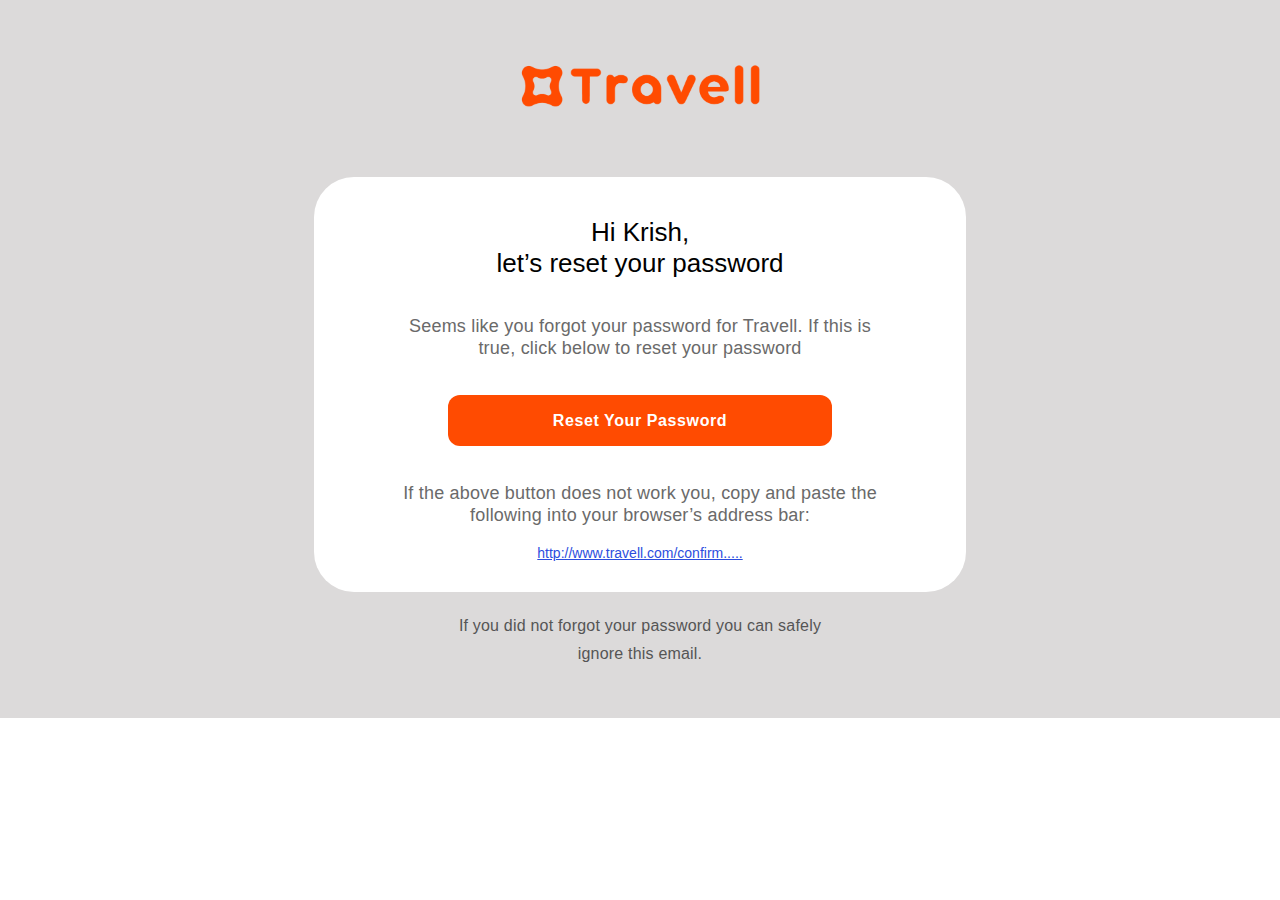
<file: email-forgot-password.html>
<!DOCTYPE html>
<html lang="en">
  <head>
    <title>Email Forgot Password</title>
    <meta charset="utf-8">
    <meta name="viewport" content="width=device-width, initial-scale=1">
  </head>
  <style type="text/css">
    body{width:100% !important; -webkit-text-size-adjust:100%; -ms-text-size-adjust:100%; margin:0; padding:0;} 
  </style>
  <body>
    <table width="100%" cellspacing="0" cellpadding="0" border="0" bgcolor="#DCDADA" align="center" style="margin:0;padding:0">
      <tbody>
        <tr>
          <td align="center">
            <table width="652" cellspacing="0" cellpadding="0" border="0" align="center">
              <tbody>
                <tr>
                  <td align="center">  
                    <table width="652" cellspacing="0" cellpadding="0" border="0">
                      <tbody>
                        <tr>
                          <td height="60" align="center"></td>
                        </tr>
                        <tr>     
                          <td align="center">
                            <a href="#">
                              <img src="images/travell-logo.png" width="248">
                            </a>
                          </td>
                        </tr>
                        <tr>
                          <td height="60" align="center"></td>
                        </tr>
                      </tbody>
                    </table>

                    <table width="652" cellspacing="0" cellpadding="0" border="0" bgcolor="#FFFFFF" style="border-radius:40px;">
                      <tbody>
                        <tr>
                          <td height="40" align="center"></td>
                        </tr>
                        <tr>
                          <td style="color:#000000" align="center">
                            <p style="font-family:Helvetica,Arial, sans-serif;font-size:26px;font-weight:500;line-height:31px;margin:0;padding:0" align="center">Hi Krish,<br>let’s reset your password </p>
                          </td>
                        </tr>
                        <tr>
                          <td height="36" align="center"></td>
                        </tr>
                        <tr>
                          <td align="center">
                            <p style="color: #6A6A6A;font-size: 18px;font-family:Helvetica,Arial, sans-serif;font-weight: 500;letter-spacing: 0.2px;line-height: 22px;margin: 0;" align="center">Seems like you forgot your password for Travell. If this is<br> true, click below to reset your password</p>
                          </td>
                        </tr>
                        <tr>
                          <td height="36" align="center"></td>
                        </tr>
                        <tr>
                          <td align="center">
                            <a style="color: #fff;display: block;font-size: 16px;font-weight: bold;font-family:Helvetica,Arial, sans-serif;letter-spacing: 0.6px;line-height: 51px;border-radius: 12px;background: #FF4B01;text-decoration: none;width: 384px;-webkit-text-size-adjust:none;mso-hide:all;" href="#" target="_blank">Reset Your Password</a>
                          </td>
                        </tr>
                        <tr>
                          <td height="36" align="center"></td>
                        </tr>
                        <tr>
                          <td align="center">
                            <p style="color: #6A6A6A;font-size: 18px;font-family:Helvetica,Arial, sans-serif;font-weight: 500;letter-spacing: 0.2px;line-height: 22px;margin: 0" align="center">If the above button does not work you, copy and paste the<br> following into your browser’s address bar:</p>
                          </td>
                        </tr>
                        <tr>
                          <td height="18" align="center"></td>
                        </tr>
                        <tr>
                          <td align="center">
                            <a href="#" style="color: #2C4DDE;font-size: 14px;font-family:Helvetica,Arial, sans-serif;font-weight: 500;line-height: 18px;margin: 0 0 15px;" align="center" target="_blank">http://www.travell.com/confirm..... </a>
                          </td>
                        </tr>
                        <tr>
                          <td height="30" align="center"></td>
                        </tr>
                      </tbody>
                    </table>

                    <table width="652" cellspacing="0" cellpadding="0" border="0" align="center">
                      <tbody>
                        <tr>
                          <td align="center">
                            <table width="652" cellspacing="0" cellpadding="0" border="0" align="center">
                              <tbody>
                                <tr>
                                  <td height="20" align="center"></td>
                                </tr>
                                <tr>
                                  <td align="center">
                                    <p style="color: #555555;font-size: 16px;font-family:Helvetica,Arial, sans-serif;font-weight: 500;letter-spacing: 0.2px;line-height: 28px;margin: 0;" align="center">If you did not forgot your password you can safely<br> ignore this email.</p>
                                  </td>
                                </tr>
                                <tr>
                                  <td height="50" align="center"></td>
                                </tr>
                              </tbody>
                            </table>
                          </td>
                        </tr>
                      </tbody>
                    </table>
                  </td>
                </tr>
              </tbody>
            </table>
          </td>
        </tr>
      </tbody>
    </table>
  </body>
</html>
</file>
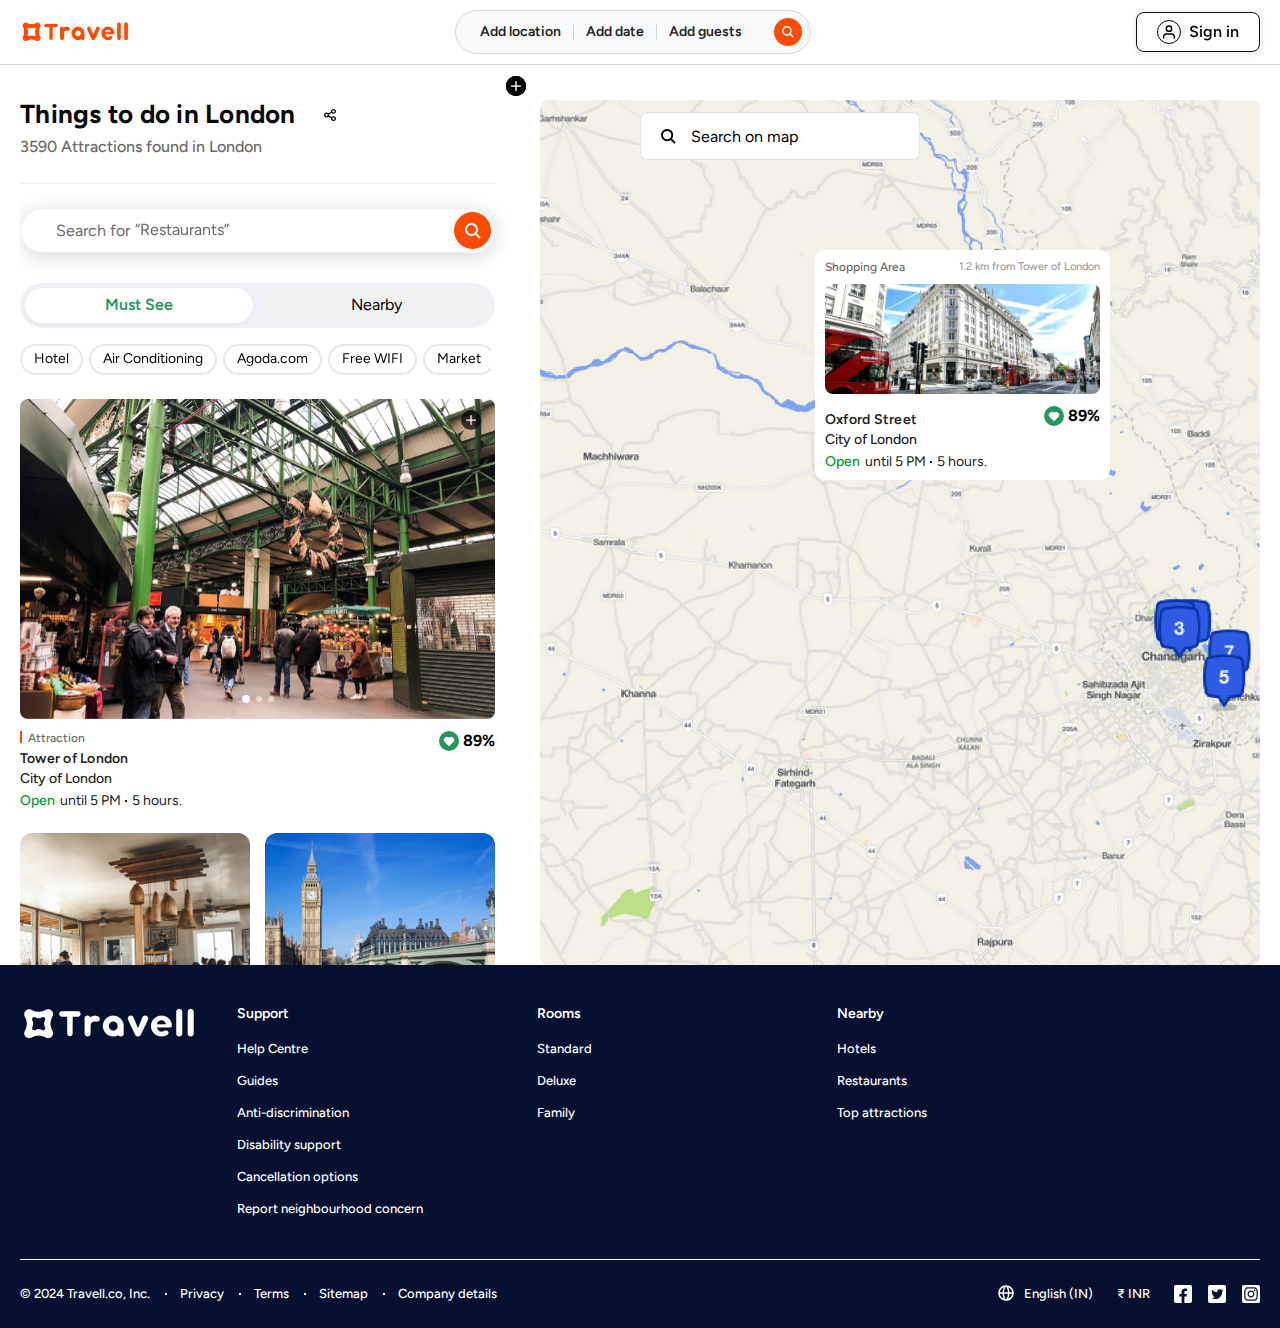
<file: explore-listing-redesign-1.html>
<!DOCTYPE html>
<html lang="en">
  <head>
    <title>Travell - Expolre Listing Redesign</title>
    <meta charset="utf-8">
    <meta name="viewport" content="width=device-width, initial-scale=1">

    <link rel="preconnect" href="https://fonts.googleapis.com">
    <link rel="preconnect" href="https://fonts.gstatic.com" crossorigin>
    <link href="https://fonts.googleapis.com/css2?family=Figtree:ital,wght@0,300..900;1,300..900&display=swap" rel="stylesheet">
    <link rel="stylesheet" href="https://cdnjs.cloudflare.com/ajax/libs/font-awesome/4.7.0/css/font-awesome.min.css">
    
    <script type="text/javascript" src="js/jquery.min.js"></script>
    <script type="text/javascript" src="js/bootstrap.bundle.min.js"></script>
    <script type="text/javascript" src="js/jquery-ui-datepicker.min.js"></script>
    <script type="text/javascript" src="js/slick.min.js"></script>


    <link rel="stylesheet" type="text/css" href="css/bootstrap.min.css">
    <link rel="stylesheet" type="text/css" href="css/style.css">
    <link rel="stylesheet" type="text/css" href="css/calendar.css" media="screen">
    <link rel="stylesheet" type="text/css" href="css/slick.css"/>
    <link rel="stylesheet" type="text/css" href="css/responsive.css">

    <script type="text/javascript">
      $(document).ready(function(){
        $('.tr-search-by-category').slick({
          autoplay: true,
          autoplaySpeed: 2000,  
          dots: false,           
          arrows: false,         
          infinite: false,       
          slidesToShow: 1,      
          slidesToScroll: 1,     
          vertical: true,
        });
        $('.tr-tickets-silder').slick({
          autoplay: false,
          autoplaySpeed: 2000,  
          dots: false,           
          arrows: true,         
          infinite: false,       
          slidesToShow: 2.1,      
          slidesToScroll: 1,
          responsive: [
            {
              breakpoint: 768, 
              settings: {
                arrows: false, 
                slidesToShow: 1.5,  
                slidesToScroll: 1
              }
            }
          ]    
        });
        $('.tr-explore-filter-slider').slick({
          autoplay: false,
          autoplaySpeed: 2000,  
          dots: false,           
          arrows: true,         
          infinite: false,       
          slidesToShow: 3,      
          slidesToScroll: 1,     
          variableWidth: true,
          responsive: [
            {
              breakpoint: 768, 
              settings: {
                arrows: false,
              }
            }
          ]  
        });
        $('.tr-experience-slider').slick({
          autoplay: false,
          autoplaySpeed: 2000,  
          dots: true,           
          arrows: false,         
          infinite: true,       
          slidesToShow: 3,      
          slidesToScroll: 1     
        });
        $('.tr-market-slider').slick({
          autoplay: false,
          autoplaySpeed: 2000,  
          dots: false,           
          arrows: true,         
          infinite: false,       
          slidesToShow: 3,      
          slidesToScroll: 1,
          responsive: [
            {
              breakpoint: 768, 
              settings: {
                arrows: false, 
                slidesToShow: 2.5,  
                slidesToScroll: 1
              }
            }
          ]     
        });
        $('.tr-common-slider').slick({
          autoplay: false,
          autoplaySpeed: 2000,  
          dots: false,           
          arrows: true,         
          infinite: false,       
          slidesToShow: 3,      
          slidesToScroll: 1,
          responsive: [
            {
              breakpoint: 768, 
              settings: {
                arrows: false, 
                slidesToShow: 2.5,  
                slidesToScroll: 1
              }
            }
          ]     
        });
      });
    </script>
    <script>
      function openTab(tabId) {
        // Hide all tab contents
        const tabContents = document.getElementsByClassName('tab-content');
        for (let i = 0; i < tabContents.length; i++) {
          tabContents[i].classList.remove('active');
        }
        
        // Remove active class from all buttons
        const tabButtons = document.getElementsByClassName('tab-btn');
        for (let i = 0; i < tabButtons.length; i++) {
          tabButtons[i].classList.remove('active');
        }
        
        // Show the selected tab content and mark its button as active
        document.getElementById(tabId).classList.add('active');
        event.currentTarget.classList.add('active');
      }
    </script>

  </head>
  <body>
    <!--HEADER-->
    <header id="header">
      <div class="container">
        <div class="row">
          <div class="col-sm-12">
            <div class="tr-header">
              <div class="tr-hamburgers-logo">
                <div class="tr-hamburgers"></div>
                <div class="tr-logo">
                  <a href="/">
                    <img loading="lazy" src="images/travell-small-logo.png" alt="travell-logo">
                  </a>
                </div>
              </div>
              <div class="tr-logo tr-desktop">
                <a href="/">
                  <img loading="lazy" src="images/travell-logo.png" alt="travell-logo">
                </a>
              </div>
              <div class="tr-search-info-section" id="hotelSearchInfos">
                <div class="tr-utility-nav" >
                  <div class="nav-item tr-location">Add location</div>
                  <div class="nav-item tr-dates">Add date</div>
                  <div class="nav-item tr-guest">Add guests</div>
                  <div class="nav-item tr-search-btn-icon">
                    <button class="tr-btn tr-serach-modal"></button>
                  </div>
                  <button class="tr-edit-btn tr-mobile"></button>
                </div>
              </div>
              <div class="tr-nav-tabs">
                <div class="tr-explore-tab" data-tab="exploreForm"><span><img src="images/icons/compass-icon.svg" alt="Compass Icon">Explore</span></div>
                <div class="tr-hotel-tab active" data-tab="hotelForm"><span><img src="images/icons/clarity_building-line-black-icon.svg" alt="Clarity Building Line Icon"/>Hotel</span></div>
              </div>
              <div class="tr-login-section">
                <!--Below Button for signin - currently it hide-->
                <button class="tr-login" data-bs-toggle="modal" data-bs-target="#loginModal">Sign in</button>
                <button class="tr-logged" style="display: none;"><div class="tr-username">R</div></button>
                <div class="tr-myaccount-modal">
                  <div class="tr-mz-myaccount-info">
                    <ul>
                      <li class="tr-my-profile-link"><a href="javascript:void(0);">My profile</a></li>
                      <li class="tr-my-trip-link"><a href="javascript:void(0);">My trips</a></li>
                    </ul>
                  </div>
                  <div class="tr-mz-myaccount-info">
                    <ul>
                      <li class="tr-my-settings-link"><a href="javascript:void(0);">Settings</a></li>
                      <li class="tr-logout-link"><a href="javascript:void(0);">Logout</a></li>
                    </ul>
                  </div>
                </div>
              </div>
            </div>
          </div>
        </div>
      </div>

      <div class="tr-find-hotels">
        <div class="tr-explore-and-hotel-form">
          <button type="button" class="btn-close" id="btnClose"></button>
          <div class="tr-nav-tabs tr-mobile">
            <div class="tr-explore-tab" data-tab="exploreForm"><span><img src="images/icons/compass-icon.svg" alt="Compass Icon">Explore</span></div>
            <div class="tr-hotel-tab active" data-tab="hotelForm"><span><img src="images/icons/clarity_building-line-black-icon.svg" alt="Clarity Building Line Icon"/>Hotel</span></div>
          </div>
          <form class="tr-explore-form" id="exploreForm">
            <div class="tr-form-section">
              <div class="tr-form-fields">
                <div class="col tr-mobile">
                  <div class="tr-mobile-where">
                    <label class="tr-lable">Where to?</label>
                    <div class="tr-location-label">Search location</div>
                  </div>
                </div>
                <div class="col tr-form-where">
                  <div class="tr-mobile tr-close-btn">Where are you going?</div>
                  <input type="text" class="form-control" id="searchLocation" placeholder="Search location" name="where" autocomplete="off">
                  <div class="tr-recent-searchs-modal" id="recentSearchLocation">
                    <div class="tr-enable-location">Around Current Location</div>
                    <h5>Recent searches</h5>
                    <ul>
                      <li>
                        <div class="tr-place-info">
                          <div class="tr-location-icon"></div>
                          <div class="tr-location-info">
                            <div class="tr-hotel-name">London Hotels</div>
                            <div class="tr-hotel-city">England, United Kingdom</div>
                          </div>
                        </div>
                      </li>
                      <li>
                        <div class="tr-place-info">
                          <div class="tr-location-icon"></div>
                          <div class="tr-location-info">
                            <div class="tr-hotel-name">Morocco</div>
                            <div class="tr-hotel-city">North Africa</div>
                          </div>
                        </div>
                      </li>
                    </ul>
                  </div>
                  <div class="col tr-form-btn">
                    <button type="button" class="tr-btn tr-mobile">Countinue</button>                        
                  </div>
                </div>
              </div>
              <div class="col tr-form-btn">
                <button type="submit" class="tr-btn tr-popup-btn" id="hotelSearchSubmit">Search</button>
              </div>
            </div>
          </form>
          <form class="tr-hotel-form open" id="hotelForm">
            <div class="tr-form-section">
              <div class="tr-form-fields">
                <div class="col tr-mobile">
                  <div class="tr-mobile-where">
                    <label class="tr-lable">Where to?</label>
                    <div class="tr-location-label">Search destinations</div>
                  </div>
                </div>
                <div class="col tr-mobile">
                  <div class="tr-mobile-when">
                    <label class="tr-lable">When</label>
                    <div class="tr-add-dates">Add dates</div>
                  </div>
                </div>
                <div class="col tr-form-where">
                  <div class="tr-mobile tr-close-btn">Where are you going?</div>
                  <label for="searchDestinations">Where</label>
                  <input type="text" class="form-control" id="searchDestinations" placeholder="Search destinations" name="" autocomplete="off">
                  <div class="tr-recent-searchs-modal" id="recentSearchsDestination">
                    <div class="tr-enable-location">Around Current Location</div>
                    <h5>Recent searches</h5>
                    <ul>
                      <li>
                        <div class="tr-place-info">
                          <div class="tr-location-icon"></div>
                          <div class="tr-location-info">
                            <div class="tr-hotel-name">London Hotels</div>
                            <div class="tr-hotel-city">England, United Kingdom</div>
                          </div>
                        </div>
                      </li>
                      <li>
                        <div class="tr-place-info">
                          <div class="tr-location-icon"></div>
                          <div class="tr-location-info">
                            <div class="tr-hotel-name">Morocco</div>
                            <div class="tr-hotel-city">North Africa</div>
                          </div>
                        </div>
                      </li>
                    </ul>
                  </div>
                  <div class="col tr-form-btn">
                    <button type="button" class="tr-btn tr-mobile">Countinue</button>                        
                  </div>
                </div>
                <div class="col tr-form-booking-date">
                  <div class="tr-form-checkin">
                    <label for="checkInInput1">Check in</label>
                    <input type="text" value="" class="form-control checkIn" id="checkInInput1" placeholder="Add dates" name="" autocomplete="off" readonly>
                  </div>
                  <div class="tr-form-checkout">
                    <label for="checkOutInput1">Check out</label>
                    <input type="text" value=""class="form-control checkOut" id="checkOutInput1" placeholder="Add dates" name="checkOut" autocomplete="off" readonly>
                  </div>
                  <div class="tr-calenders-modal" id="calendarsModal">
                    <div id="calendarPair1" class="calendarPair">
                      <div class="navigation">
                        <button type="button" class="prevMonth" id="prevMonth1">Previous</button>
                        <button type="button" class="nextMonth" id="nextMonth1">Next</button>
                      </div>
                      <div class="custom-calendar checkInCalendar" id="checkInCalendar1">
                        <div class="monthYear"></div>
                        <div class="calendarBody"></div>
                      </div>
                      <div class="custom-calendar checkOutCalendar" id="checkOutCalendar1">
                        <div class="monthYear"></div>
                        <div class="calendarBody"></div>
                      </div>
                      <button type="button" class="tr-clear-details" hidden id="reset1">Clear dates</button>
                    </div>
                  </div>
                  <div class="col tr-form-btn">
                    <button type="button" class="tr-btn tr-mobile">Next</button>                        
                  </div>
                </div>

                <div class="col tr-form-who">
                  <label for="totalRoomAndGuest">Who</label>
                  <input type="text" class="form-control" id="totalRoomAndGuest" placeholder="Add guests" name="" autocomplete="off" readonly>
                  <div class="tr-guests-modal" id="guestQtyModal">
                    <div class="tr-add-edit-guest tr-total-num-of-rooms">
                      <div class="tr-guest-type">
                        <label class="tr-guest">Room</label>
                      </div>
                      <div class="tr-qty-box">
                        <button class="minus disabled" value="minus">-</button>
                        <input type="text" id="totalRoom" value="0" id="" min="1" max="10" name="" readonly/>
                        <button class="plus" value="plus">+</button>
                      </div>
                    </div>
                    <div class="tr-add-edit-guest tr-total-guest">
                      <div class="tr-guest-type">
                        <label class="tr-guest">Adults</label>
                        <div class="tr-age">Ages 13 or above</div>
                      </div>
                      <div class="tr-qty-box">
                        <button class="minus disabled" value="minus">-</button>
                        <input type="text" id="totalAdultsGuest" value="0" id="" min="1" max="10" name="" readonly/>
                        <button class="plus" value="plus">+</button>
                      </div>
                    </div>
                    <div class="tr-add-edit-guest tr-total-children">
                      <div class="tr-guest-type">
                        <label class="tr-guest">Children</label>
                        <div class="tr-age">Ages 2 - 12</div>
                      </div>
                      <div class="tr-qty-box">
                        <button class="minus disabled" value="minus">-</button>
                        <input type="text" id="totalChildrenGuest" value="0" id="" min="1" max="10" name="" readonly/>
                        <button class="plus" value="plus">+</button>
                      </div>
                    </div>
                    <div class="tr-add-edit-guest tr-total-infants">
                      <div class="tr-guest-type">
                        <label class="tr-guest">Infants</label>
                        <div class="tr-age">Under 2</div>
                      </div>
                      <div class="tr-qty-box">
                        <button class="minus disabled" value="minus">-</button>
                        <input type="text" id="totalChildrenInfants" value="0" id="" min="1" max="10" name="" readonly/>
                        <button class="plus" value="plus">+</button>
                      </div>
                    </div>
                  </div>
                </div>
              </div>
              <div class="col tr-form-btn">
                <button type="submit" class="tr-btn tr-popup-btn" id="hotelSearchSubmit">Search</button>
              </div>
            </div>
          </form>
        </div>
      </div>
    </header>

    <!-- Mobile Navigation-->
    <div class="tr-mobile-nav-section">
      <div class="tr-mobile-nav-content">
        <button type="button" class="btn-nav-close" id=""></button>
        <div class="tr-nav-header">
          <div class="tr-logo">
            <img src="images/travell-small-logo.png" alt="travell small logo">
          </div>
          <div class="tr-location">London</div>
        </div>
        <div class="tr-mobile-nav-lists">
          <ul>
            <li><svg width="20" height="20" viewBox="0 0 20 20" fill="none" xmlns="http://www.w3.org/2000/svg"><path d="M2.5 7.49984L10 1.6665L17.5 7.49984V16.6665C17.5 17.1085 17.3244 17.5325 17.0118 17.845C16.6993 18.1576 16.2754 18.3332 15.8333 18.3332H4.16667C3.72464 18.3332 3.30072 18.1576 2.98816 17.845C2.67559 17.5325 2.5 17.1085 2.5 16.6665V7.49984Z" stroke="#222222" stroke-linecap="round" stroke-linejoin="round"/><path d="M7.5 18.3333V10H12.5V18.3333" stroke="#222222" stroke-linecap="round" stroke-linejoin="round"/></svg>Explore</li>
            <li><svg width="20" height="20" viewBox="0 0 20 20" fill="none" xmlns="http://www.w3.org/2000/svg"><path d="M2.5 7.49984L10 1.6665L17.5 7.49984V16.6665C17.5 17.1085 17.3244 17.5325 17.0118 17.845C16.6993 18.1576 16.2754 18.3332 15.8333 18.3332H4.16667C3.72464 18.3332 3.30072 18.1576 2.98816 17.845C2.67559 17.5325 2.5 17.1085 2.5 16.6665V7.49984Z" stroke="#222222" stroke-linecap="round" stroke-linejoin="round"/><path d="M7.5 18.3333V10H12.5V18.3333" stroke="#222222" stroke-linecap="round" stroke-linejoin="round"/></svg>Hotels</li>
            <li><svg width="18" height="17" viewBox="0 0 18 17" fill="none" xmlns="http://www.w3.org/2000/svg"><path d="M11.6677 8.21686L11.4782 8.25293L11.4075 8.43241L8.58835 15.5894L7.6097 15.7757L8.3748 9.30726L8.4309 8.83302L7.96178 8.92232L3.5739 9.75759L3.37156 9.79611L3.30699 9.99171L2.47522 12.5116L1.87823 12.6253L1.98228 9.2217L1.98466 9.14395L1.95388 9.07252L0.606627 5.94522L1.20367 5.83157L2.90392 7.86957L3.03583 8.02769L3.23812 7.98919L7.626 7.15392L8.09517 7.0646L7.86869 6.64412L4.77982 0.909331L5.75841 0.723048L11.0099 6.34373L11.1416 6.48469L11.3311 6.44861L15.7902 5.59979C16.0247 5.55515 16.2673 5.60549 16.4647 5.73973L16.6615 5.45033L16.4647 5.73973C16.6621 5.87398 16.798 6.08113 16.8426 6.31561C16.8873 6.55009 16.8369 6.79271 16.7027 6.99007L16.9921 7.18692L16.7027 6.99007C16.5685 7.18744 16.3613 7.3234 16.1268 7.36803L11.6677 8.21686Z" stroke="black" stroke-width="0.7"></path></svg>Flights</li>
            <li><svg width="20" height="17" viewBox="0 0 20 17" fill="none" xmlns="http://www.w3.org/2000/svg"><path d="M17.0835 9.43359H14.8335M3.58349 9.43359H5.83349M17.4116 5.68359L15.9485 1.78191C15.7289 1.19645 15.1693 0.808594 14.544 0.808594H6.12299C5.49773 0.808594 4.93804 1.19645 4.7185 1.78191L3.25537 5.68359M17.4116 5.68359L17.6299 6.26568C17.7524 6.59225 18.0646 6.80859 18.4133 6.80859C18.9068 6.80859 19.293 7.23341 19.2463 7.72462L18.8335 12.0586M17.4116 5.68359H18.9585M3.25537 5.68359L3.03708 6.26568C2.91462 6.59225 2.60243 6.80859 2.25366 6.80859C1.76023 6.80859 1.37395 7.23341 1.42073 7.72462L1.83349 12.0586M3.25537 5.68359H1.70849M1.83349 12.0586L1.95418 13.3258C2.0275 14.0957 2.67408 14.6836 3.44742 14.6836H3.5835M1.83349 12.0586V12.0586C1.55735 12.0586 1.3335 12.2824 1.3335 12.5586V15.0586C1.3335 15.4728 1.66928 15.8086 2.0835 15.8086H2.8335C3.24771 15.8086 3.5835 15.4728 3.5835 15.0586V14.6836M3.5835 14.6836H17.0835M17.0835 14.6836H17.2196C17.9929 14.6836 18.6395 14.0957 18.7128 13.3258L18.8335 12.0586M17.0835 14.6836V15.0586C17.0835 15.4728 17.4193 15.8086 17.8335 15.8086H18.5835C18.9977 15.8086 19.3335 15.4728 19.3335 15.0586V12.5586C19.3335 12.2825 19.1096 12.0586 18.8335 12.0586V12.0586M6.24161 3.33425L5.41255 5.82142C5.25067 6.30707 5.61214 6.80859 6.12406 6.80859H14.5429C15.0548 6.80859 15.4163 6.30707 15.2544 5.82142L14.4254 3.33425C14.2212 2.72174 13.648 2.68359 13.0024 2.68359H7.66463C7.01899 2.68359 6.44578 2.72174 6.24161 3.33425Z" stroke="black" stroke-width="0.7" stroke-linecap="round" stroke-linejoin="round"></path></svg>Cars</li>
          </ul>
        </div>
        <div class="tr-mobile-nav-lists">
          <ul>
            <li><svg width="20" height="21" viewBox="0 0 20 21" fill="none" xmlns="http://www.w3.org/2000/svg"><path d="M16.6719 6.14307H3.33854C2.41807 6.14307 1.67188 6.88926 1.67188 7.80973V16.1431C1.67188 17.0635 2.41807 17.8097 3.33854 17.8097H16.6719C17.5923 17.8097 18.3385 17.0635 18.3385 16.1431V7.80973C18.3385 6.88926 17.5923 6.14307 16.6719 6.14307Z" stroke="#222222" stroke-linecap="round" stroke-linejoin="round"></path><path d="M13.3385 17.8091V4.47575C13.3385 4.03372 13.1629 3.6098 12.8504 3.29724C12.5378 2.98468 12.1139 2.80908 11.6719 2.80908H8.33854C7.89651 2.80908 7.47259 2.98468 7.16003 3.29724C6.84747 3.6098 6.67188 4.03372 6.67188 4.47575V17.8091" stroke="#222222" stroke-linecap="round" stroke-linejoin="round"></path></svg>Write a review</li>
            <li><svg width="20" height="21" viewBox="0 0 20 21" fill="none" xmlns="http://www.w3.org/2000/svg"><path d="M16.6719 6.14307H3.33854C2.41807 6.14307 1.67188 6.88926 1.67188 7.80973V16.1431C1.67188 17.0635 2.41807 17.8097 3.33854 17.8097H16.6719C17.5923 17.8097 18.3385 17.0635 18.3385 16.1431V7.80973C18.3385 6.88926 17.5923 6.14307 16.6719 6.14307Z" stroke="#222222" stroke-linecap="round" stroke-linejoin="round"></path><path d="M13.3385 17.8091V4.47575C13.3385 4.03372 13.1629 3.6098 12.8504 3.29724C12.5378 2.98468 12.1139 2.80908 11.6719 2.80908H8.33854C7.89651 2.80908 7.47259 2.98468 7.16003 3.29724C6.84747 3.6098 6.67188 4.03372 6.67188 4.47575V17.8091" stroke="#222222" stroke-linecap="round" stroke-linejoin="round"></path></svg>Trips</li>
          </ul>
        </div>
        <div class="tr-mobile-nav-lists">
          <h4>Company</h4>
          <ul>
            <li><a href="javascript:void(0);">About us</a></li>
            <li><a href="javascript:void(0);">Contact us</a></li>
            <li><a href="javascript:void(0);">Traveller’s Choice</a></li>
            <li><a href="javascript:void(0);">Travel stories</a></li>
            <li><a href="javascript:void(0);">Help</a></li>
          </ul>
        </div>
        <div class="tr-actions">
          <button class="tr-btn tr-write-review">Sign up / Log in</button>
        </div>
      </div>
    </div>

    <div class="tr-explore-listing-section">
      <div class="container">
        <div class="tr-explore-listing">  
          <div class="tr-explore-left-section">
            <div class="tr-title-section">
              <h2 class="tr-title">Things to do in London</h2>
              <button type="button" class="tr-anchor-btn tr-share" data-bs-toggle="modal" data-bs-target="#shareModal">Share</button>
            </div>
            <div class="tr-total-search">3590 Attractions found in London</div>
            <div class="tr-total-search tr-explore-listing-search" style="display: none;">
              <button type="button" class="btn-close back-page-btn">Back Page Button</button>
              <div>Showing results for <strong>Pizza</strong></div>
            </div>
            <!-- Below element When We don't have data - Start -->
            <div class="tr-let-us-know-more" style="display: none;">
              <p>Tell us so that we can learn and show better results to you in the future!</p>
              <button type="button" class="tr-btn tr-let-us-know-more-btn">Let us know more</button>
            </div>
            <!-- Below element When We don't have data - Start -->
            <div class="tr-explore-search">
              <div class="tr-explore-search-feild">
                <div class="tr-search-field">
                  Search for 
                  <div class="tr-search-by-category">
                    <div>“Restaurants”</div>
                    <div>“Museum”</div>
                    <div>“Historical Monument”</div>
                    <div>“Experience”</div>
                    <div>“Market”</div>
                  </div>
                </div>
                <button type="button" class="tr-btn">Search</button>
              </div>
              <div class="tr-explore-search-filter" style="display: none;">
                <button type="button" class="tr-filter-btn">
                  <svg width="23" height="23" viewBox="0 0 23 23" fill="none" xmlns="http://www.w3.org/2000/svg"><path d="M21.0837 2.875H1.91699L9.58366 11.9408V18.2083L13.417 20.125V11.9408L21.0837 2.875Z" stroke="black" stroke-width="1.5" stroke-linecap="round" stroke-linejoin="round"/></svg>
                </button>
              </div>
              <div class="tr-explore-search-modal">
                <button type="button" class="btn-close">Back Button</button>
                <div class="tr-explore-search-feild">
                  <input type="text" name="" class="tr-search-field" placeholder="Search for “Restaurants”">
                  <button type="submit" class="tr-btn tr-search-icon">Search</button>
                </div>
                <div class="tr-recent-searchs-modal tr-custom-scrollbar">
                  <div class="tr-search-lists">
                    <div class="tr-search-list">
                      <div class="tr-image">
                        <img src="images/popular-attraction-1.png" alt="" title="Museum">
                      </div>
                      <div class="tr-details">
                        <div class="tr-category">Attraction</div>
                        <div class="tr-title">Tower of London</div>
                      </div>
                    </div>
                    <div class="tr-search-list">
                      <div class="tr-image">
                        <img src="images/near-place-2.png" alt="" title="Museum">                              
                      </div>
                      <div class="tr-details">
                        <div class="tr-category">Attraction</div>
                        <div class="tr-title">London in a Day Tour With Westminster</div>
                      </div>
                    </div>
                    <div class="tr-search-list">
                      <div class="tr-image">
                        <img src="images/near-place-3.png" alt="" title="Museum">                              
                      </div>
                      <div class="tr-details">
                        <div class="tr-category">Attraction</div>
                        <div class="tr-title">La Dame de Pic London</div>
                      </div>
                    </div>
                    <div class="tr-search-list">
                      <div class="tr-image">
                        <img src="images/near-place-2.png" alt="" title="Museum">                              
                      </div>
                      <div class="tr-details">
                        <div class="tr-category">Attraction</div>
                        <div class="tr-title">Tower of London</div>
                      </div>
                    </div>
                  </div>
                  <div class="tr-popular-attractions">
                    <h4>Popular Attractions</h4>
                    <div class="tr-popular-attractions-lists">
                      <div class="tr-popular-attractions-list">
                        <div class="tr-details">
                          <div class="tr-image">
                            <a href="javascript:void(0);">
                              <img src="images/popular-attraction-1.png" alt="" title="Museum">                              
                            </a>
                          </div>
                          <div class="tr-title">
                            <a href="javascript:void(0);" title="Museum">Museum</a>
                          </div>
                        </div>
                      </div>
                      <div class="tr-popular-attractions-list">
                        <div class="tr-details">
                          <div class="tr-image">
                            <a href="javascript:void(0);">
                              <img src="images/popular-attraction-2.png" alt="" title="Tower of London">
                            </a>
                          </div>
                          <div class="tr-title">
                            <a href="javascript:void(0);" title="Tower of London">Tower of London</a>
                          </div>
                        </div>
                      </div>
                      <div class="tr-popular-attractions-list">
                        <div class="tr-details">
                          <div class="tr-image">
                            <a href="javascript:void(0);">
                              <img src="images/popular-attraction-3.png" alt="" title="La Dame de">
                            </a>
                          </div>
                          <div class="tr-title">
                            <a href="javascript:void(0);" title="La Dame de">La Dame de</a>
                          </div>
                        </div>
                      </div>
                      <div class="tr-popular-attractions-list">
                        <div class="tr-details">
                          <div class="tr-image">
                            <a href="javascript:void(0);">
                              <img src="images/popular-attraction-1.png" alt="" title="Museum">                              
                            </a>
                          </div>
                          <div class="tr-title">
                            <a href="javascript:void(0);" title="Museum">Museum</a>
                          </div>
                        </div>
                      </div>
                      <div class="tr-popular-attractions-list">
                        <div class="tr-details">
                          <div class="tr-image">
                            <a href="javascript:void(0);">
                              <img src="images/popular-attraction-2.png" alt="" title="Tower of London">
                            </a>
                          </div>
                          <div class="tr-title">
                            <a href="javascript:void(0);" title="Tower of London">Tower of London</a>
                          </div>
                        </div>
                      </div>
                      <div class="tr-popular-attractions-list">
                        <div class="tr-details">
                          <div class="tr-image">
                            <a href="javascript:void(0);">
                              <img src="images/popular-attraction-3.png" alt="" title="La Dame de">
                            </a>
                          </div>
                          <div class="tr-title">
                            <a href="javascript:void(0);" title="La Dame de">La Dame de</a>
                          </div>
                        </div>
                      </div>
                    </div>
                  </div>
                </div>
              </div>
            </div>

            <div class="tab-container">
              <div class="tab-buttons">
                <button class="tab-btn active" onclick="openTab('tab1')">Must See</button>
                <button class="tab-btn" onclick="openTab('tab2')">Nearby</button>
              </div>
              <div id="tab1" class="tab-content active">
                <div class="tr-explore-filter">
                  <form class="tr-filter-lists tr-explore-filter-slider">
                    <div class="tr-filter-list">
                      <input type="checkbox" name="" id="filter1" class="filter" value="category1">
                      <label for="filter1"><span>Hotel</span></label>
                    </div>
                    <div class="tr-filter-list">
                      <input type="checkbox" name="" id="filter2" class="filter" value="category2">
                      <label for="filter2"><span>Air Conditioning</span></label>
                    </div>
                    <div class="tr-filter-list">
                      <input type="checkbox" name="" id="filter3" class="filter" value="category3">
                      <label for="filter3"><span>Agoda.com</span></label>
                    </div>
                    <div class="tr-filter-list">
                      <input type="checkbox" name="" id="filter4" class="filter" value="category4">
                      <label for="filter4"><span>Free WIFI</span></label>
                    </div>
                    <div class="tr-filter-list">
                      <input type="checkbox" name="" id="filter5" class="filter" value="category5">
                      <label for="filter5"><span>Market</span></label>
                    </div>
                  </form>
                </div>
              </div>
              <div id="tab2" class="tab-content">
                <h2>Content for Tab 2</h2>
                <p>This is the content displayed when Tab 2 is selected.</p>
              </div>
            </div>

            <div class="tr-museum">
              <div class="tr-image">
                <div id="Slider1" class="carousel slide" data-bs-touch="false" data-bs-interval="false">
                  <!-- Indicators/dots -->
                  <div class="carousel-indicators">
                    <button type="button" data-bs-target="#Slider1" data-bs-slide-to="0" class="active">1</button>
                    <button type="button" data-bs-target="#Slider1" data-bs-slide-to="1">2</button>
                    <button type="button" data-bs-target="#Slider1" data-bs-slide-to="2">3</button>
                  </div>
                  <!-- The slideshow/carousel -->
                  <div class="carousel-inner">
                    <div class="carousel-item active">
                      <img loading="lazy" src="images/hotel-explore-1.png" alt="">
                    </div>
                    <div class="carousel-item">
                      <img loading="lazy" src="images/hotel-explore-1.png" alt="">
                    </div>
                    <div class="carousel-item">
                      <img loading="lazy" src="images/hotel-explore-1.png" alt="">
                    </div>
                  </div>
                  <!-- Left and right controls/icons -->
                  <button class="carousel-control-prev" type="button" data-bs-target="#Slider1" data-bs-slide="prev"><span class="carousel-control-prev-icon"></span></button>
                  <button class="carousel-control-next" type="button" data-bs-target="#Slider1" data-bs-slide="next"><span class="carousel-control-next-icon"></span></button>
                </div>
                <button class="tr-anchor-btn tr-save" title="Wishlist Button">Wishlist Save Button</button>
              </div>
              <div class="tr-details">
                <div class="tr-heading-with-distance">
                  <div class="tr-category">Attraction</div>
                </div>
                <h3><a href="javascript:void(0);" target="_blank">Tower of London</a></h3>
                <div class="tr-location">City of London</div>
                <div class="tr-more-inform">
                  <ul>
                    <li><span>Open</span>until 5 PM</li>
                    <li>5 hours.</li>
                  </ul>
                </div>
                <div class="tr-like-review">
                  <div class="tr-heart">
                    <svg width="12" height="11" viewBox="0 0 12 11" fill="none" xmlns="http://www.w3.org/2000/svg"><path fill-rule="evenodd" clip-rule="evenodd" d="M5.99604 2.28959C5.02968 1.20745 3.41823 0.916356 2.20745 1.90727C0.996677 2.89818 0.826217 4.55494 1.77704 5.7269L5.99604 9.63412L10.215 5.7269C11.1659 4.55494 11.0162 2.88776 9.78463 1.90727C8.55304 0.92678 6.96239 1.20745 5.99604 2.28959Z" fill="white" stroke="white" stroke-linecap="round" stroke-linejoin="round"></path></svg>
                  </div>
                  <div class="tr-ranting-percent">89%</div>
                </div>
                <!--
                <div class="tr-tickets tr-tickets-silder">
                  <div>
                    <ul>
                      <li><span class="tr-rating">89%</span></li>
                      <li>2.5 hours.</li>
                    </ul>
                    <h5>Tickets to Tower of London</h5>
                    <span>Ticket</span>
                  </div>
                  <div>
                    <ul>
                      <li><span class="tr-rating">89%</span></li>
                      <li>2.5 hours.</li>
                    </ul>
                    <h5>Tickets to Tower of London</h5>
                    <span>Ticket</span>
                  </div>
                  <div>
                    <ul>
                      <li><span class="tr-rating">89%</span></li>
                      <li>2.5 hours.</li>
                    </ul>
                    <h5>Tickets to Tower of London</h5>
                    <span>Ticket</span>
                  </div>
                </div>
                -->
              </div>
            </div>

            <div class="tr-common-listing">
              <div class="tr-list">
                <a href="javascript:void(0);">
                  <img loading="lazy" src="images/near-place-1.png" alt="Tickets to Tower of London">
                  <button class="tr-anchor-btn tr-save" title="Wishlist Button">Wishlist Save Button</button>
                </a>
                <div class="tr-list-details">
                  <div class="tr-category-type">Experiance</div>
                  <div class="tr-like-review">
                    <div class="tr-heart">
                      <svg width="12" height="12" viewBox="0 0 12 12" fill="none" xmlns="http://www.w3.org/2000/svg"><rect width="12" height="12" rx="6" fill="#28965A"/><path fill-rule="evenodd" clip-rule="evenodd" d="M5.99782 3.90601C5.36052 3.19235 4.29779 3.00038 3.49931 3.65387C2.70082 4.30737 2.58841 5.39997 3.21546 6.17285L5.99782 8.7496L8.78017 6.17285C9.40723 5.39997 9.30853 4.30049 8.49632 3.65387C7.68411 3.00726 6.63511 3.19235 5.99782 3.90601Z" fill="white" stroke="white" stroke-linecap="round" stroke-linejoin="round"/></svg>
                    </div>
                    <div class="tr-ranting-percent">89%</div>
                  </div>
                  <h3 class="tr-title-name">
                    <a href="javascript:void(0);" title="Tickets to Tower of London">Tickets to Tower of London</a>
                    <button type="button" class="tr-anchor-btn tr-share" title="Share Button" data-bs-toggle="modal" data-bs-target="#shareModal">Share</button>
                  </h3>
                </div>
              </div>
              <div class="tr-list">
                <a href="javascript:void(0);">
                  <img loading="lazy" src="images/near-place-2.png" alt="La Dame de Pic London">
                  <button class="tr-anchor-btn tr-save" title="Wishlist Button">Wishlist Save Button</button>
                </a>
                <div class="tr-list-details">
                  <div class="tr-category-type">Restaurant</div>
                  <div class="tr-like-review">
                    <div class="tr-heart">
                      <svg width="12" height="12" viewBox="0 0 12 12" fill="none" xmlns="http://www.w3.org/2000/svg"><rect width="12" height="12" rx="6" fill="#28965A"/><path fill-rule="evenodd" clip-rule="evenodd" d="M5.99782 3.90601C5.36052 3.19235 4.29779 3.00038 3.49931 3.65387C2.70082 4.30737 2.58841 5.39997 3.21546 6.17285L5.99782 8.7496L8.78017 6.17285C9.40723 5.39997 9.30853 4.30049 8.49632 3.65387C7.68411 3.00726 6.63511 3.19235 5.99782 3.90601Z" fill="white" stroke="white" stroke-linecap="round" stroke-linejoin="round"/></svg>
                    </div>
                    <div class="tr-ranting-percent">89%</div>
                  </div>
                  <h3 class="tr-title-name">
                    <a href="javascript:void(0);" title="La Dame de Pic London">La Dame de Pic London</a>
                    <button type="button" class="tr-anchor-btn tr-share" title="Share Button" data-bs-toggle="modal" data-bs-target="#shareModal">Share</button>
                  </h3>
                </div>
              </div>
              <div class="tr-list">
                <a href="javascript:void(0);">
                  <img loading="lazy" src="images/near-place-3.png" alt="">
                  <button class="tr-anchor-btn tr-save" title="Wishlist Button">Wishlist Save Button</button>
                </a>
                <div class="tr-list-details">
                  <div class="tr-category-type">Attraction</div>
                  <div class="tr-like-review">
                    <div class="tr-heart">
                      <svg width="12" height="12" viewBox="0 0 12 12" fill="none" xmlns="http://www.w3.org/2000/svg"><rect width="12" height="12" rx="6" fill="#28965A"/><path fill-rule="evenodd" clip-rule="evenodd" d="M5.99782 3.90601C5.36052 3.19235 4.29779 3.00038 3.49931 3.65387C2.70082 4.30737 2.58841 5.39997 3.21546 6.17285L5.99782 8.7496L8.78017 6.17285C9.40723 5.39997 9.30853 4.30049 8.49632 3.65387C7.68411 3.00726 6.63511 3.19235 5.99782 3.90601Z" fill="white" stroke="white" stroke-linecap="round" stroke-linejoin="round"/></svg>
                    </div>
                    <div class="tr-ranting-percent">89%</div>
                  </div>
                  <h3 class="tr-title-name">
                    <a href="javascript:void(0);" title="La Dame de Pic London">La Dame de Pic London</a>
                    <button type="button" class="tr-anchor-btn tr-share" title="Share Button" data-bs-toggle="modal" data-bs-target="#shareModal">Share</button>
                  </h3>
                </div>
              </div>
              <div class="tr-list">
                <a href="javascript:void(0);">
                  <img loading="lazy" src="images/near-place-1.png" alt="Tickets to Tower of London">
                  <button class="tr-anchor-btn tr-save" title="Wishlist Button">Wishlist Save Button</button>
                </a>
                <div class="tr-list-details">
                  <div class="tr-category-type">Experiance</div>
                  <div class="tr-like-review">
                    <div class="tr-heart">
                      <svg width="12" height="12" viewBox="0 0 12 12" fill="none" xmlns="http://www.w3.org/2000/svg"><rect width="12" height="12" rx="6" fill="#28965A"/><path fill-rule="evenodd" clip-rule="evenodd" d="M5.99782 3.90601C5.36052 3.19235 4.29779 3.00038 3.49931 3.65387C2.70082 4.30737 2.58841 5.39997 3.21546 6.17285L5.99782 8.7496L8.78017 6.17285C9.40723 5.39997 9.30853 4.30049 8.49632 3.65387C7.68411 3.00726 6.63511 3.19235 5.99782 3.90601Z" fill="white" stroke="white" stroke-linecap="round" stroke-linejoin="round"/></svg>
                    </div>
                    <div class="tr-ranting-percent">89%</div>
                  </div>
                  <h3 class="tr-title-name">
                    <a href="javascript:void(0);" title="Tickets to Tower of London">Tickets to Tower of London</a>
                    <button type="button" class="tr-anchor-btn tr-share" title="Share Button" data-bs-toggle="modal" data-bs-target="#shareModal">Share</button>
                  </h3>
                </div>
              </div>
              <div class="tr-list">
                <a href="javascript:void(0);">
                  <img loading="lazy" src="images/near-place-2.png" alt="La Dame de Pic London">
                  <button class="tr-anchor-btn tr-save" title="Wishlist Button">Wishlist Save Button</button>
                </a>
                <div class="tr-list-details">
                  <div class="tr-category-type">Restaurant</div>
                  <div class="tr-like-review">
                    <div class="tr-heart">
                      <svg width="12" height="12" viewBox="0 0 12 12" fill="none" xmlns="http://www.w3.org/2000/svg"><rect width="12" height="12" rx="6" fill="#28965A"/><path fill-rule="evenodd" clip-rule="evenodd" d="M5.99782 3.90601C5.36052 3.19235 4.29779 3.00038 3.49931 3.65387C2.70082 4.30737 2.58841 5.39997 3.21546 6.17285L5.99782 8.7496L8.78017 6.17285C9.40723 5.39997 9.30853 4.30049 8.49632 3.65387C7.68411 3.00726 6.63511 3.19235 5.99782 3.90601Z" fill="white" stroke="white" stroke-linecap="round" stroke-linejoin="round"/></svg>
                    </div>
                    <div class="tr-ranting-percent">89%</div>
                  </div>
                  <h3 class="tr-title-name">
                    <a href="javascript:void(0);" title="La Dame de Pic London">La Dame de Pic London</a>
                    <button type="button" class="tr-anchor-btn tr-share" title="Share Button" data-bs-toggle="modal" data-bs-target="#shareModal">Share</button>
                  </h3>
                </div>
              </div>
            </div>

            <div class="tr-common-marketing">
              <div class="tr-common-slider">
                <div class="tr-slider">
                  <a href="javascript:void(0);">
                    <img loading="lazy" src="images/near-place-1.png" alt="Tickets to Tower of London">
                    <button class="tr-anchor-btn tr-save" title="Wishlist Button">Wishlist Save Button</button>
                  </a>
                  <div class="tr-slider-details">
                    <div class="tr-category-type">Experiance</div>
                    <h3 class="tr-title-name">
                      <a href="javascript:void(0);" title="Tickets to Tower of London">Tickets to Tower of London</a>
                      <button type="button" class="tr-anchor-btn tr-share" title="Share Button" data-bs-toggle="modal" data-bs-target="#shareModal">Share</button>
                    </h3>
                    <div class="tr-like-review">
                      <div class="tr-heart">
                        <svg width="12" height="12" viewBox="0 0 12 12" fill="none" xmlns="http://www.w3.org/2000/svg"><rect width="12" height="12" rx="6" fill="#28965A"/><path fill-rule="evenodd" clip-rule="evenodd" d="M5.99782 3.90601C5.36052 3.19235 4.29779 3.00038 3.49931 3.65387C2.70082 4.30737 2.58841 5.39997 3.21546 6.17285L5.99782 8.7496L8.78017 6.17285C9.40723 5.39997 9.30853 4.30049 8.49632 3.65387C7.68411 3.00726 6.63511 3.19235 5.99782 3.90601Z" fill="white" stroke="white" stroke-linecap="round" stroke-linejoin="round"/></svg>
                      </div>
                      <div class="tr-ranting-percent">89%</div>
                      <div class="tr-per-person">$22 per person</div>
                    </div>
                    <div class="tr-food-lists">
                      <div>Italian,</div>
                      <div>Chinese</div>
                    </div>
                  </div>
                </div>
                <div class="tr-slider">
                  <a href="javascript:void(0);">
                    <img loading="lazy" src="images/near-place-2.png" alt="La Dame de Pic London">
                    <button class="tr-anchor-btn tr-save" title="Wishlist Button">Wishlist Save Button</button>
                  </a>
                  <div class="tr-slider-details">
                    <div class="tr-category-type">Restaurant</div>
                    <h3 class="tr-title-name">
                      <a href="javascript:void(0);" title="La Dame de Pic London">La Dame de Pic London</a>
                      <button type="button" class="tr-anchor-btn tr-share" title="Share Button" data-bs-toggle="modal" data-bs-target="#shareModal">Share</button>
                    </h3>
                    <div class="tr-like-review">
                      <div class="tr-heart">
                        <svg width="12" height="12" viewBox="0 0 12 12" fill="none" xmlns="http://www.w3.org/2000/svg"><rect width="12" height="12" rx="6" fill="#28965A"/><path fill-rule="evenodd" clip-rule="evenodd" d="M5.99782 3.90601C5.36052 3.19235 4.29779 3.00038 3.49931 3.65387C2.70082 4.30737 2.58841 5.39997 3.21546 6.17285L5.99782 8.7496L8.78017 6.17285C9.40723 5.39997 9.30853 4.30049 8.49632 3.65387C7.68411 3.00726 6.63511 3.19235 5.99782 3.90601Z" fill="white" stroke="white" stroke-linecap="round" stroke-linejoin="round"/></svg>
                      </div>
                      <div class="tr-ranting-percent">89%</div>
                      <div class="tr-per-person">$$</div>
                    </div>
                    <div class="tr-food-lists">
                      <div>Italian,</div>
                      <div>Chinese</div>
                    </div>
                  </div>
                </div>
                <div class="tr-slider">
                  <a href="javascript:void(0);">
                    <img loading="lazy" src="images/near-place-3.png" alt="">
                    <button class="tr-anchor-btn tr-save" title="Wishlist Button">Wishlist Save Button</button>
                  </a>
                  <div class="tr-slider-details">
                    <div class="tr-category-type">Attraction</div>
                    <h3 class="tr-title-name">
                      <a href="javascript:void(0);" title="La Dame de Pic London">La Dame de Pic London</a>
                      <button type="button" class="tr-anchor-btn tr-share" title="Share Button" data-bs-toggle="modal" data-bs-target="#shareModal">Share</button>
                    </h3>
                    <div class="tr-like-review">
                      <div class="tr-heart">
                        <svg width="12" height="12" viewBox="0 0 12 12" fill="none" xmlns="http://www.w3.org/2000/svg"><rect width="12" height="12" rx="6" fill="#28965A"/><path fill-rule="evenodd" clip-rule="evenodd" d="M5.99782 3.90601C5.36052 3.19235 4.29779 3.00038 3.49931 3.65387C2.70082 4.30737 2.58841 5.39997 3.21546 6.17285L5.99782 8.7496L8.78017 6.17285C9.40723 5.39997 9.30853 4.30049 8.49632 3.65387C7.68411 3.00726 6.63511 3.19235 5.99782 3.90601Z" fill="white" stroke="white" stroke-linecap="round" stroke-linejoin="round"/></svg>
                      </div>
                      <div class="tr-ranting-percent">89%</div>
                      <div class="tr-per-person">$$</div>
                    </div>
                    <div class="tr-food-lists">
                      <div>Italian,</div>
                      <div>Chinese</div>
                    </div>
                  </div>
                </div>
                <div class="tr-slider">
                  <a href="javascript:void(0);">
                    <img loading="lazy" src="images/near-place-1.png" alt="Tickets to Tower of London">
                    <button class="tr-anchor-btn tr-save" title="Wishlist Button">Wishlist Save Button</button>
                  </a>
                  <div class="tr-slider-details">
                    <div class="tr-category-type">Experiance</div>
                    <h3 class="tr-title-name">
                      <a href="javascript:void(0);" title="Tickets to Tower of London">Tickets to Tower of London</a>
                      <button type="button" class="tr-anchor-btn tr-share" title="Share Button" data-bs-toggle="modal" data-bs-target="#shareModal">Share</button>
                    </h3>
                    <div class="tr-like-review">
                      <div class="tr-heart">
                        <svg width="12" height="12" viewBox="0 0 12 12" fill="none" xmlns="http://www.w3.org/2000/svg"><rect width="12" height="12" rx="6" fill="#28965A"/><path fill-rule="evenodd" clip-rule="evenodd" d="M5.99782 3.90601C5.36052 3.19235 4.29779 3.00038 3.49931 3.65387C2.70082 4.30737 2.58841 5.39997 3.21546 6.17285L5.99782 8.7496L8.78017 6.17285C9.40723 5.39997 9.30853 4.30049 8.49632 3.65387C7.68411 3.00726 6.63511 3.19235 5.99782 3.90601Z" fill="white" stroke="white" stroke-linecap="round" stroke-linejoin="round"/></svg>
                      </div>
                      <div class="tr-ranting-percent">89%</div>
                      <div class="tr-per-person">$22 per person</div>
                    </div>
                    <div class="tr-food-lists">
                      <div>Italian,</div>
                      <div>Chinese</div>
                    </div>
                  </div>
                </div>
                <div class="tr-slider">
                  <a href="javascript:void(0);">
                    <img loading="lazy" src="images/near-place-2.png" alt="La Dame de Pic London">
                    <button class="tr-anchor-btn tr-save" title="Wishlist Button">Wishlist Save Button</button>
                  </a>
                  <div class="tr-slider-details">
                    <div class="tr-category-type">Restaurant</div>
                    <h3 class="tr-title-name">
                      <a href="javascript:void(0);" title="La Dame de Pic London">La Dame de Pic London</a>
                      <button type="button" class="tr-anchor-btn tr-share" title="Share Button" data-bs-toggle="modal" data-bs-target="#shareModal">Share</button>
                    </h3>
                    <div class="tr-like-review">
                      <div class="tr-heart">
                        <svg width="12" height="12" viewBox="0 0 12 12" fill="none" xmlns="http://www.w3.org/2000/svg"><rect width="12" height="12" rx="6" fill="#28965A"/><path fill-rule="evenodd" clip-rule="evenodd" d="M5.99782 3.90601C5.36052 3.19235 4.29779 3.00038 3.49931 3.65387C2.70082 4.30737 2.58841 5.39997 3.21546 6.17285L5.99782 8.7496L8.78017 6.17285C9.40723 5.39997 9.30853 4.30049 8.49632 3.65387C7.68411 3.00726 6.63511 3.19235 5.99782 3.90601Z" fill="white" stroke="white" stroke-linecap="round" stroke-linejoin="round"/></svg>
                      </div>
                      <div class="tr-ranting-percent">89%</div>
                      <div class="tr-per-person">$$</div>
                    </div>
                    <div class="tr-food-lists">
                      <div>Italian,</div>
                      <div>Chinese</div>
                    </div>
                  </div>
                </div>
              </div>
            </div>
            
            <div class="tr-historical-monument">
              <div class="tr-heading-with-distance">
                <div class="tr-line-row">
                  <div class="tr-line tr-orange"></div>
                </div>
                <div class="tr-category">Attraction</div>
                <div class="tr-distance">1.2 km from Tower of London</div>
              </div>
              <div class="tr-image">
                <a href="javascript:void(0);">
                  <img loading="lazy" src="images/hotel-explore-2.png" alt="">
                  <button class="tr-anchor-btn tr-save" title="Wishlist Button">Wishlist Save Button</button>
                </a>
              </div>
              <div class="tr-details">
                <h3><a href="javascript:void(0);" target="_blank">Oxford Street</a></h3>
                <div class="tr-location">City of London</div>
                <div class="tr-more-inform">
                  <ul>
                    <li><span>Open</span>until 5 PM</li>
                    <li>5 hours.</li>
                  </ul>
                </div>
                <div class="tr-like-review">
                  <div class="tr-heart">
                    <svg width="12" height="11" viewBox="0 0 12 11" fill="none" xmlns="http://www.w3.org/2000/svg"><path fill-rule="evenodd" clip-rule="evenodd" d="M5.99604 2.28959C5.02968 1.20745 3.41823 0.916356 2.20745 1.90727C0.996677 2.89818 0.826217 4.55494 1.77704 5.7269L5.99604 9.63412L10.215 5.7269C11.1659 4.55494 11.0162 2.88776 9.78463 1.90727C8.55304 0.92678 6.96239 1.20745 5.99604 2.28959Z" fill="white" stroke="white" stroke-linecap="round" stroke-linejoin="round"></path></svg>
                  </div>
                  <div class="tr-ranting-percent">89%</div>
                </div>
              </div>
            </div>

            <div class="tr-experience">
              <div class="tr-heading-with-distance">
                <div class="tr-line-row">
                  <div class="tr-line tr-yellow"></div>
                </div>
                <div class="tr-category">Experience</div>
                <div class="tr-distance">1.2 km from Tower of London</div>
              </div>
              <div class="tr-images">
                <button class="tr-anchor-btn tr-save" title="Wishlist Button">Wishlist Save Button</button>                
                <div class="tr-experience-slider">
                  <div class="tr-store">
                    <a href="javascript:void(0);">
                      <img src="images/experience-1.png" alt="">
                    </a>
                  </div>
                  <div class="tr-store">
                    <a href="javascript:void(0);">
                      <img src="images/experience-2.png" alt="">
                    </a>
                  </div>
                  <div class="tr-store">
                    <a href="javascript:void(0);">
                      <img src="images/experience-3.png" alt="">
                    </a>
                  </div>
                  <div class="tr-store">
                    <a href="javascript:void(0);">
                      <img src="images/experience-1.png" alt="">
                    </a>
                  </div>
                  <div class="tr-store">
                    <a href="javascript:void(0);">
                      <img src="images/experience-2.png" alt="">
                    </a>
                  </div>
                </div>
              </div>
              <div class="tr-details">
                <h3><a href="javascript:void(0);" target="_blank">London in a Day Tour with Westminster</a></h3>
                <div class="tr-location">City of London</div>
                <div class="tr-more-inform">
                  <ul>
                    <li><span>Open</span>until 17:10</li>
                    <li>5 hours.</li>
                  </ul>
                </div>
                <div class="tr-like-review">
                  <div class="tr-heart">
                    <svg width="12" height="11" viewBox="0 0 12 11" fill="none" xmlns="http://www.w3.org/2000/svg"><path fill-rule="evenodd" clip-rule="evenodd" d="M5.99604 2.28959C5.02968 1.20745 3.41823 0.916356 2.20745 1.90727C0.996677 2.89818 0.826217 4.55494 1.77704 5.7269L5.99604 9.63412L10.215 5.7269C11.1659 4.55494 11.0162 2.88776 9.78463 1.90727C8.55304 0.92678 6.96239 1.20745 5.99604 2.28959Z" fill="white" stroke="white" stroke-linecap="round" stroke-linejoin="round"></path></svg>
                  </div>
                  <div class="tr-ranting-percent">89%</div>
                </div>
              </div>
            </div>

            <div class="tr-knights-bridge">
              <div class="tr-heading-with-distance">
                <div class="tr-line-row">
                  <div class="tr-line tr-green"></div>
                </div>
                <div class="tr-category">Restaurant</div>
                <div class="tr-distance">1.2 km from Tower of London</div>
              </div>
              <div class="tr-image">
                <a href="javascript:void(0);">
                  <img loading="lazy" src="images/knights-bridge.png" alt="">
                  <button class="tr-anchor-btn tr-save" title="Wishlist Button">Wishlist Save Button</button>
                </a>
              </div>
              <div class="tr-details">
                <h3><a href="javascript:void(0);" target="_blank">La Dame de Pic London</a></h3>
                <div class="tr-location">City of London</div>
                <div class="tr-more-inform">
                  <ul>
                    <li><span>Open</span>until 5 PM</li>
                    <li>5 hours.</li>
                  </ul>
                </div>
                <div class="tr-like-review">
                  <div class="tr-heart">
                    <svg width="12" height="11" viewBox="0 0 12 11" fill="none" xmlns="http://www.w3.org/2000/svg"><path fill-rule="evenodd" clip-rule="evenodd" d="M5.99604 2.28959C5.02968 1.20745 3.41823 0.916356 2.20745 1.90727C0.996677 2.89818 0.826217 4.55494 1.77704 5.7269L5.99604 9.63412L10.215 5.7269C11.1659 4.55494 11.0162 2.88776 9.78463 1.90727C8.55304 0.92678 6.96239 1.20745 5.99604 2.28959Z" fill="white" stroke="white" stroke-linecap="round" stroke-linejoin="round"></path></svg>
                  </div>
                  <div class="tr-ranting-percent">89%</div>
                </div>
              </div>
            </div>

            <div class="tr-market">
              <div class="tr-heading-with-distance">
                <div class="tr-line-row">
                  <div class="tr-line tr-purple"></div>
                </div>
                <div class="tr-category">Shopping Area</div>
                <div class="tr-distance">1.2 km from Tower of London</div>
              </div>
              <div class="tr-market-slider">
                <div class="tr-store">
                  <a href="javascript:void(0);">
                    <img loading="lazy" src="images/market-1.png" alt="">
                    <button class="tr-anchor-btn tr-save" title="Wishlist Button">Wishlist Save Button</button>
                  </a>
                  <div class="tr-store-details">
                    <div class="tr-like-review">
                      <div class="tr-heart">
                        <svg width="12" height="11" viewBox="0 0 12 11" fill="none" xmlns="http://www.w3.org/2000/svg"><path fill-rule="evenodd" clip-rule="evenodd" d="M5.99604 2.28959C5.02968 1.20745 3.41823 0.916356 2.20745 1.90727C0.996677 2.89818 0.826217 4.55494 1.77704 5.7269L5.99604 9.63412L10.215 5.7269C11.1659 4.55494 11.0162 2.88776 9.78463 1.90727C8.55304 0.92678 6.96239 1.20745 5.99604 2.28959Z" fill="white" stroke="white" stroke-linecap="round" stroke-linejoin="round"></path></svg>
                      </div>
                      <div class="tr-ranting-percent">89%</div>
                    </div>
                    <div class="tr-store-type">Clothing Store</div>
                    <h5 class="tr-store-name"><a href="javascript:void(0);">Louis Vuitton</a></h5>
                  </div>
                </div>
                <div class="tr-store">
                  <a href="javascript:void(0);">
                    <img loading="lazy" src="images/market-2.png" alt="">
                    <button class="tr-anchor-btn tr-save" title="Wishlist Button">Wishlist Save Button</button>
                  </a>
                  <div class="tr-store-details">
                    <div class="tr-like-review">
                      <div class="tr-heart">
                        <svg width="12" height="11" viewBox="0 0 12 11" fill="none" xmlns="http://www.w3.org/2000/svg"><path fill-rule="evenodd" clip-rule="evenodd" d="M5.99604 2.28959C5.02968 1.20745 3.41823 0.916356 2.20745 1.90727C0.996677 2.89818 0.826217 4.55494 1.77704 5.7269L5.99604 9.63412L10.215 5.7269C11.1659 4.55494 11.0162 2.88776 9.78463 1.90727C8.55304 0.92678 6.96239 1.20745 5.99604 2.28959Z" fill="white" stroke="white" stroke-linecap="round" stroke-linejoin="round"></path></svg>
                      </div>
                      <div class="tr-ranting-percent">89%</div>
                    </div>
                    <div class="tr-store-type">Clothing Store</div>
                    <h5 class="tr-store-name"><a href="javascript:void(0);">Louis Vuitton</a></h5>
                  </div>
                </div>
                <div class="tr-store">
                  <a href="javascript:void(0);">
                    <img loading="lazy" src="images/market-3.png" alt="">
                    <button class="tr-anchor-btn tr-save" title="Wishlist Button">Wishlist Save Button</button>
                  </a>
                  <div class="tr-store-details">
                    <div class="tr-like-review">
                      <div class="tr-heart">
                        <svg width="12" height="11" viewBox="0 0 12 11" fill="none" xmlns="http://www.w3.org/2000/svg"><path fill-rule="evenodd" clip-rule="evenodd" d="M5.99604 2.28959C5.02968 1.20745 3.41823 0.916356 2.20745 1.90727C0.996677 2.89818 0.826217 4.55494 1.77704 5.7269L5.99604 9.63412L10.215 5.7269C11.1659 4.55494 11.0162 2.88776 9.78463 1.90727C8.55304 0.92678 6.96239 1.20745 5.99604 2.28959Z" fill="white" stroke="white" stroke-linecap="round" stroke-linejoin="round"></path></svg>
                      </div>
                      <div class="tr-ranting-percent">89%</div>
                    </div>
                    <div class="tr-store-type">Clothing Store</div>
                    <h5 class="tr-store-name"><a href="javascript:void(0);">Louis Vuitton</a></h5>
                  </div>
                </div>
                <div class="tr-store">
                  <a href="javascript:void(0);">
                    <img loading="lazy" src="images/market-1.png" alt="">
                    <button class="tr-anchor-btn tr-save" title="Wishlist Button">Wishlist Save Button</button>
                  </a>
                  <div class="tr-store-details">
                    <div class="tr-like-review">
                      <div class="tr-heart">
                        <svg width="12" height="11" viewBox="0 0 12 11" fill="none" xmlns="http://www.w3.org/2000/svg"><path fill-rule="evenodd" clip-rule="evenodd" d="M5.99604 2.28959C5.02968 1.20745 3.41823 0.916356 2.20745 1.90727C0.996677 2.89818 0.826217 4.55494 1.77704 5.7269L5.99604 9.63412L10.215 5.7269C11.1659 4.55494 11.0162 2.88776 9.78463 1.90727C8.55304 0.92678 6.96239 1.20745 5.99604 2.28959Z" fill="white" stroke="white" stroke-linecap="round" stroke-linejoin="round"></path></svg>
                      </div>
                      <div class="tr-ranting-percent">89%</div>
                    </div>
                    <div class="tr-store-type">Clothing Store</div>
                    <h5 class="tr-store-name"><a href="javascript:void(0);">Louis Vuitton</a></h5>
                  </div>
                </div>
                <div class="tr-store">
                  <a href="javascript:void(0);">
                    <img loading="lazy" src="images/market-2.png" alt="">
                    <button class="tr-anchor-btn tr-save" title="Wishlist Button">Wishlist Save Button</button>
                  </a>
                  <div class="tr-store-details">
                    <div class="tr-like-review">
                      <div class="tr-heart">
                        <svg width="12" height="11" viewBox="0 0 12 11" fill="none" xmlns="http://www.w3.org/2000/svg"><path fill-rule="evenodd" clip-rule="evenodd" d="M5.99604 2.28959C5.02968 1.20745 3.41823 0.916356 2.20745 1.90727C0.996677 2.89818 0.826217 4.55494 1.77704 5.7269L5.99604 9.63412L10.215 5.7269C11.1659 4.55494 11.0162 2.88776 9.78463 1.90727C8.55304 0.92678 6.96239 1.20745 5.99604 2.28959Z" fill="white" stroke="white" stroke-linecap="round" stroke-linejoin="round"></path></svg>
                      </div>
                      <div class="tr-ranting-percent">89%</div>
                    </div>
                    <div class="tr-store-type">Clothing Store</div>
                    <h5 class="tr-store-name"><a href="javascript:void(0);">Louis Vuitton</a></h5>
                  </div>
                </div>
              </div>
              <div class="tr-details">
                <h3><a href="javascript:void(0);" target="_blank">Camden Market</a></h3>
                <div class="tr-location">City of London</div>
                <div class="tr-more-inform">
                  <ul>
                    <li><span>Open</span>until 17:10</li>
                    <li>5 hours.</li>
                  </ul>
                </div>
                <div class="tr-like-review">
                  <div class="tr-heart">
                    <svg width="12" height="11" viewBox="0 0 12 11" fill="none" xmlns="http://www.w3.org/2000/svg"><path fill-rule="evenodd" clip-rule="evenodd" d="M5.99604 2.28959C5.02968 1.20745 3.41823 0.916356 2.20745 1.90727C0.996677 2.89818 0.826217 4.55494 1.77704 5.7269L5.99604 9.63412L10.215 5.7269C11.1659 4.55494 11.0162 2.88776 9.78463 1.90727C8.55304 0.92678 6.96239 1.20745 5.99604 2.28959Z" fill="white" stroke="white" stroke-linecap="round" stroke-linejoin="round"></path></svg>
                  </div>
                  <div class="tr-ranting-percent">89%</div>
                </div>
              </div>
            </div>

            <div class="tr-restaurant">
              <div class="tr-heading-with-distance">
                <div class="tr-line-row">
                  <div class="tr-line tr-yellow"></div>
                </div>
                <div class="tr-category">Restaurant</div>
                <div class="tr-distance">1.2 km from Tower of London</div>
              </div>
              <div class="tr-row">
                <div class="tr-image">
                  <a href="javascript:void(0);">
                    <img loading="lazy" src="images/restaurant-1.png" alt="">
                    <button class="tr-anchor-btn tr-save" title="Wishlist Button">Wishlist Save Button</button>
                  </a>
                </div>
                <div class="tr-restaurant-details">
                  <div class="tr-details">
                    <h3><a href="javascript:void(0);" target="_blank">La Dame de Pic London</a></h3>
                    <div class="tr-location">City of London</div>
                    <div class="tr-like-review">
                      <div class="tr-heart">
                        <svg width="12" height="11" viewBox="0 0 12 11" fill="none" xmlns="http://www.w3.org/2000/svg"><path fill-rule="evenodd" clip-rule="evenodd" d="M5.99604 2.28959C5.02968 1.20745 3.41823 0.916356 2.20745 1.90727C0.996677 2.89818 0.826217 4.55494 1.77704 5.7269L5.99604 9.63412L10.215 5.7269C11.1659 4.55494 11.0162 2.88776 9.78463 1.90727C8.55304 0.92678 6.96239 1.20745 5.99604 2.28959Z" fill="white" stroke="white" stroke-linecap="round" stroke-linejoin="round"></path></svg>
                      </div>
                      <div class="tr-ranting-percent">89%</div>
                    </div>
                    <div class="tr-more-inform">
                      <ul>
                        <li><span>Open</span>until 17:10</li>
                        <li>$$</li>
                      </ul>
                    </div>
                    <div class="tr-more-inform">
                      <ul>
                        <li>Free WIFI</li>
                        <li>Speak English</li>
                      </ul>
                    </div>
                    <div class="tr-food-type">
                      <ul>
                        <li>Indian</li>
                        <li>Cafe</li>
                        <li>Burgers</li>
                      </ul>
                    </div>
                    <div class="tr-delivery-type">
                      <ul>
                        <li class="tr-no">Takeout</li>
                        <li class="tr-yes">Seating</li>
                        <li class="tr-yes">Delivery</li>
                      </ul>
                    </div>
                  </div>
                </div>
              </div>
            </div>

            <div class="tr-market">
              <div class="tr-heading-with-distance">
                <div class="tr-line-row">
                  <div class="tr-line tr-green"></div>
                </div>
                <div class="tr-category">Restaurant</div>
                <div class="tr-distance">1.2 km from Tower of London</div>
              </div>
              <div class="tr-image">
                <div class="tr-restaurant-images">
                  <div>
                    <a href="javascript:void(0);">
                      <img loading="lazy" src="images/food-1.png" alt="">
                    </a>
                  </div>
                  <div>
                    <a href="javascript:void(0);">
                      <img loading="lazy" src="images/food-2.png" alt="">
                    </a>
                  </div>
                  <div>
                    <a href="javascript:void(0);">
                      <img loading="lazy" src="images/food-3.png" alt="">
                    </a>
                  </div>
                  <div>
                    <a href="javascript:void(0);">
                      <img loading="lazy" src="images/food-4.png" alt="">
                    </a>
                  </div>
                  <button class="tr-anchor-btn tr-save" title="Wishlist Button">Wishlist Save Button</button>
                </div>
              </div>
              <div class="tr-details">
                <h3>
                  <a href="javascript:void(0);" target="_blank">La Dame de Pic London</a>
                </h3>
                <div class="tr-location">City of London</div>
                <div class="tr-more-inform">
                  <ul>
                    <li><span>Open</span>until 17:10</li>
                    <li>5 hours.</li>
                  </ul>
                </div>
                <div class="tr-like-review">
                  <div class="tr-heart">
                    <svg width="12" height="11" viewBox="0 0 12 11" fill="none" xmlns="http://www.w3.org/2000/svg"><path fill-rule="evenodd" clip-rule="evenodd" d="M5.99604 2.28959C5.02968 1.20745 3.41823 0.916356 2.20745 1.90727C0.996677 2.89818 0.826217 4.55494 1.77704 5.7269L5.99604 9.63412L10.215 5.7269C11.1659 4.55494 11.0162 2.88776 9.78463 1.90727C8.55304 0.92678 6.96239 1.20745 5.99604 2.28959Z" fill="white" stroke="white" stroke-linecap="round" stroke-linejoin="round"></path></svg>
                  </div>
                  <div class="tr-ranting-percent">89%</div>
                </div>
              </div>
            </div>

            <div class="tr-common-marketing">
              <div class="tr-heading-with-distance">
                <div class="tr-category">NEARBY PICKS FOR YOU</div>
              </div>
              <div class="tr-common-slider">
                <div class="tr-slider">
                  <a href="javascript:void(0);">
                    <img loading="lazy" src="images/near-place-1.png" alt="Tickets to Tower of London">
                    <button class="tr-anchor-btn tr-save" title="Wishlist Button">Wishlist Save Button</button>
                  </a>
                  <div class="tr-slider-details">
                    <div class="tr-category-type">Experiance</div>
                    <h3 class="tr-title-name">
                      <a href="javascript:void(0);" title="Tickets to Tower of London">Tickets to Tower of London</a>
                      <button type="button" class="tr-anchor-btn tr-share" title="Share Button" data-bs-toggle="modal" data-bs-target="#shareModal">Share</button>
                    </h3>
                    <div class="tr-like-review">
                      <div class="tr-heart">
                        <svg width="12" height="12" viewBox="0 0 12 12" fill="none" xmlns="http://www.w3.org/2000/svg"><rect width="12" height="12" rx="6" fill="#28965A"/><path fill-rule="evenodd" clip-rule="evenodd" d="M5.99782 3.90601C5.36052 3.19235 4.29779 3.00038 3.49931 3.65387C2.70082 4.30737 2.58841 5.39997 3.21546 6.17285L5.99782 8.7496L8.78017 6.17285C9.40723 5.39997 9.30853 4.30049 8.49632 3.65387C7.68411 3.00726 6.63511 3.19235 5.99782 3.90601Z" fill="white" stroke="white" stroke-linecap="round" stroke-linejoin="round"/></svg>
                      </div>
                      <div class="tr-ranting-percent">89%</div>
                      <div class="tr-per-person">$22 per person</div>
                    </div>
                    <div class="tr-food-lists">
                      <div>Italian,</div>
                      <div>Chinese</div>
                    </div>
                  </div>
                </div>
                <div class="tr-slider">
                  <a href="javascript:void(0);">
                    <img loading="lazy" src="images/near-place-2.png" alt="La Dame de Pic London">
                    <button class="tr-anchor-btn tr-save" title="Wishlist Button">Wishlist Save Button</button>
                  </a>
                  <div class="tr-slider-details">
                    <div class="tr-category-type">Restaurant</div>
                    <h3 class="tr-title-name">
                      <a href="javascript:void(0);" title="La Dame de Pic London">La Dame de Pic London</a>
                      <button type="button" class="tr-anchor-btn tr-share" title="Share Button" data-bs-toggle="modal" data-bs-target="#shareModal">Share</button>
                    </h3>
                    <div class="tr-like-review">
                      <div class="tr-heart">
                        <svg width="12" height="12" viewBox="0 0 12 12" fill="none" xmlns="http://www.w3.org/2000/svg"><rect width="12" height="12" rx="6" fill="#28965A"/><path fill-rule="evenodd" clip-rule="evenodd" d="M5.99782 3.90601C5.36052 3.19235 4.29779 3.00038 3.49931 3.65387C2.70082 4.30737 2.58841 5.39997 3.21546 6.17285L5.99782 8.7496L8.78017 6.17285C9.40723 5.39997 9.30853 4.30049 8.49632 3.65387C7.68411 3.00726 6.63511 3.19235 5.99782 3.90601Z" fill="white" stroke="white" stroke-linecap="round" stroke-linejoin="round"/></svg>
                      </div>
                      <div class="tr-ranting-percent">89%</div>
                      <div class="tr-per-person">$$</div>
                    </div>
                    <div class="tr-food-lists">
                      <div>Italian,</div>
                      <div>Chinese</div>
                    </div>
                  </div>
                </div>
                <div class="tr-slider">
                  <a href="javascript:void(0);">
                    <img loading="lazy" src="images/near-place-3.png" alt="">
                    <button class="tr-anchor-btn tr-save" title="Wishlist Button">Wishlist Save Button</button>
                  </a>
                  <div class="tr-slider-details">
                    <div class="tr-category-type">Attraction</div>
                    <h3 class="tr-title-name">
                      <a href="javascript:void(0);" title="La Dame de Pic London">La Dame de Pic London</a>
                      <button type="button" class="tr-anchor-btn tr-share" title="Share Button" data-bs-toggle="modal" data-bs-target="#shareModal">Share</button>
                    </h3>
                    <div class="tr-like-review">
                      <div class="tr-heart">
                        <svg width="12" height="12" viewBox="0 0 12 12" fill="none" xmlns="http://www.w3.org/2000/svg"><rect width="12" height="12" rx="6" fill="#28965A"/><path fill-rule="evenodd" clip-rule="evenodd" d="M5.99782 3.90601C5.36052 3.19235 4.29779 3.00038 3.49931 3.65387C2.70082 4.30737 2.58841 5.39997 3.21546 6.17285L5.99782 8.7496L8.78017 6.17285C9.40723 5.39997 9.30853 4.30049 8.49632 3.65387C7.68411 3.00726 6.63511 3.19235 5.99782 3.90601Z" fill="white" stroke="white" stroke-linecap="round" stroke-linejoin="round"/></svg>
                      </div>
                      <div class="tr-ranting-percent">89%</div>
                      <div class="tr-per-person">$$</div>
                    </div>
                    <div class="tr-food-lists">
                      <div>Italian,</div>
                      <div>Chinese</div>
                    </div>
                  </div>
                </div>
                <div class="tr-slider">
                  <a href="javascript:void(0);">
                    <img loading="lazy" src="images/near-place-1.png" alt="Tickets to Tower of London">
                    <button class="tr-anchor-btn tr-save" title="Wishlist Button">Wishlist Save Button</button>
                  </a>
                  <div class="tr-slider-details">
                    <div class="tr-category-type">Experiance</div>
                    <h3 class="tr-title-name">
                      <a href="javascript:void(0);" title="Tickets to Tower of London">Tickets to Tower of London</a>
                      <button type="button" class="tr-anchor-btn tr-share" title="Share Button" data-bs-toggle="modal" data-bs-target="#shareModal">Share</button>
                    </h3>
                    <div class="tr-like-review">
                      <div class="tr-heart">
                        <svg width="12" height="12" viewBox="0 0 12 12" fill="none" xmlns="http://www.w3.org/2000/svg"><rect width="12" height="12" rx="6" fill="#28965A"/><path fill-rule="evenodd" clip-rule="evenodd" d="M5.99782 3.90601C5.36052 3.19235 4.29779 3.00038 3.49931 3.65387C2.70082 4.30737 2.58841 5.39997 3.21546 6.17285L5.99782 8.7496L8.78017 6.17285C9.40723 5.39997 9.30853 4.30049 8.49632 3.65387C7.68411 3.00726 6.63511 3.19235 5.99782 3.90601Z" fill="white" stroke="white" stroke-linecap="round" stroke-linejoin="round"/></svg>
                      </div>
                      <div class="tr-ranting-percent">89%</div>
                      <div class="tr-per-person">$22 per person</div>
                    </div>
                    <div class="tr-food-lists">
                      <div>Italian,</div>
                      <div>Chinese</div>
                    </div>
                  </div>
                </div>
                <div class="tr-slider">
                  <a href="javascript:void(0);">
                    <img loading="lazy" src="images/near-place-2.png" alt="La Dame de Pic London">
                    <button class="tr-anchor-btn tr-save" title="Wishlist Button">Wishlist Save Button</button>
                  </a>
                  <div class="tr-slider-details">
                    <div class="tr-category-type">Restaurant</div>
                    <h3 class="tr-title-name">
                      <a href="javascript:void(0);" title="La Dame de Pic London">La Dame de Pic London</a>
                      <button type="button" class="tr-anchor-btn tr-share" title="Share Button" data-bs-toggle="modal" data-bs-target="#shareModal">Share</button>
                    </h3>
                    <div class="tr-like-review">
                      <div class="tr-heart">
                        <svg width="12" height="12" viewBox="0 0 12 12" fill="none" xmlns="http://www.w3.org/2000/svg"><rect width="12" height="12" rx="6" fill="#28965A"/><path fill-rule="evenodd" clip-rule="evenodd" d="M5.99782 3.90601C5.36052 3.19235 4.29779 3.00038 3.49931 3.65387C2.70082 4.30737 2.58841 5.39997 3.21546 6.17285L5.99782 8.7496L8.78017 6.17285C9.40723 5.39997 9.30853 4.30049 8.49632 3.65387C7.68411 3.00726 6.63511 3.19235 5.99782 3.90601Z" fill="white" stroke="white" stroke-linecap="round" stroke-linejoin="round"/></svg>
                      </div>
                      <div class="tr-ranting-percent">89%</div>
                      <div class="tr-per-person">$$</div>
                    </div>
                    <div class="tr-food-lists">
                      <div>Italian,</div>
                      <div>Chinese</div>
                    </div>
                  </div>
                </div>
              </div>
            </div>

            <button type="button" class="tr-btn tr-load-more">Load More</button>

            <div class="tr-map-and-filter">
              <button type="button" class="tr-explore-map-btn map"><svg width="14" height="14" viewBox="0 0 14 14" fill="none" xmlns="http://www.w3.org/2000/svg"><g clip-path="url(#clip0_2464_12970)"><path d="M0.583984 3.4974V12.8307L4.66732 10.4974L9.33398 12.8307L13.4173 10.4974V1.16406L9.33398 3.4974L4.66732 1.16406L0.583984 3.4974Z" stroke="white" stroke-width="1.2" stroke-linecap="round" stroke-linejoin="round"></path><path d="M4.66602 1.16406V10.4974" stroke="white" stroke-width="1.2" stroke-linecap="round" stroke-linejoin="round"></path><path d="M9.33398 3.5V12.8333" stroke="white" stroke-width="1.2" stroke-linecap="round" stroke-linejoin="round"></path></g><defs><clipPath id="clip0_2464_12970"><rect width="14" height="14" fill="white"></rect></clipPath></defs></svg>Map</button>
            </div>
          </div>

          <div class="tr-explore-right-section">
            <div class="tr-map-section">
              <button type="button" class="btn-close"></button>
              <div class="tr-hotel-on-map">
                <form>
                  <input type="text" class="form-control" id="" placeholder="Search on map" name="" autocomplete="off">
                  <div class="tr-recent-searchs-modal" id="">
                    <div class="tr-enable-location">Around Current Location</div>
                    <h5>Recent searches</h5>
                    <ul>
                      <li>
                        <div class="tr-place-info">
                          <div class="tr-location-icon"></div>
                          <div class="tr-location-info">
                            <div class="tr-hotel-name">London Hotels</div>
                            <div class="tr-hotel-city">England, United Kingdom</div>
                          </div>
                        </div>
                      </li>
                      <li>
                        <div class="tr-place-info">
                          <div class="tr-location-icon"></div>
                          <div class="tr-location-info">
                            <div class="tr-hotel-name">Morocco</div>
                            <div class="tr-hotel-city">North Africa</div>
                          </div>
                        </div>
                      </li>
                    </ul>
                  </div>
                  <button type="button" hidden="" class="tr-btn">Countinue</button>                        
                </form>
              </div>
              <div class="tr-map-tooltip tr-explore-listing">
                <div class="tr-historical-monument">
                  <div class="tr-heading-with-distance">
                    <div class="tr-category">Shopping Area</div>
                    <div class="tr-distance">1.2 km from Tower of London</div>
                  </div>
                  <div class="tr-image">
                    <a href="javascript:void(0);">
                      <img loading="lazy" src="images/hotel-explore-2.png" alt="">
                    </a>
                  </div>
                  <div class="tr-details">
                    <h3><a href="javascript:void(0);" target="_blank">Oxford Street</a></h3>
                    <div class="tr-location">City of London</div>
                    <div class="tr-like-review">
                      <div class="tr-heart">
                        <svg width="12" height="11" viewBox="0 0 12 11" fill="none" xmlns="http://www.w3.org/2000/svg"><path fill-rule="evenodd" clip-rule="evenodd" d="M5.99604 2.28959C5.02968 1.20745 3.41823 0.916356 2.20745 1.90727C0.996677 2.89818 0.826217 4.55494 1.77704 5.7269L5.99604 9.63412L10.215 5.7269C11.1659 4.55494 11.0162 2.88776 9.78463 1.90727C8.55304 0.92678 6.96239 1.20745 5.99604 2.28959Z" fill="white" stroke="white" stroke-linecap="round" stroke-linejoin="round"></path></svg>
                      </div>
                      <div class="tr-ranting-percent">89%</div>
                    </div>
                  </div>
                  <div class="tr-more-inform">
                    <ul>
                      <li><span>Open</span>until 5 PM</li>
                      <li>5 hours.</li>
                    </ul>
                  </div>
                </div>
              </div>
              <img src="images/map-2.png" class="tr-temp-img" alt="map"/>
            </div>
            <div class="tr-explore-overlay"></div>
          </div>
        </div>       
      </div>
    </div>

    <!-- Map Modal With Filter & Hotel List - Start-->
      
    <!-- Map Modal With Filter & Hotel List - End-->
    
    <!--FOOTER-->
    <footer>
      <div class="container">
        <div class="row">
          <div class="col-sm-12">
            <div class="tr-footer-top">
              <div class="tr-footer-logo">
                <a href="javascript:void(0);"><img loading="lazy" src="images/travell-white-logo.png" alt="travell-white-logo"></a>
                <div class="tr-copy-right tr-mobile">&copy; 2024 Travell.co, Inc.</div>
              </div>
              <div class="tr-footer-links-section">
                <div class="tr-footer-links-left-col">
                  <div class="tr-footer-links">
                    <h5>Support</h5>
                    <ul>
                      <li><a href="javascript:void(0);">Help Centre</a></li>
                      <li><a href="javascript:void(0);">Guides</a></li>
                      <li><a href="javascript:void(0);">Anti-discrimination</a></li>
                      <li><a href="javascript:void(0);">Disability support</a></li>
                      <li><a href="javascript:void(0);">Cancellation options</a></li>
                      <li><a href="javascript:void(0);">Report neighbourhood concern</a></li>
                    </ul>
                  </div>
                </div>
                <div class="tr-footer-links-right-col">
                  <div class="tr-footer-links">
                    <h5>Rooms</h5>
                    <ul>
                      <li><a href="javascript:void(0);">Standard</a></li>
                      <li><a href="javascript:void(0);">Deluxe</a></li>
                      <li><a href="javascript:void(0);">Family</a></li>
                    </ul>
                  </div>
                  <div class="tr-footer-links">
                    <h5>Nearby</h5>
                    <ul>
                      <li><a href="javascript:void(0);">Hotels</a></li>
                      <li><a href="javascript:void(0);">Restaurants</a></li>
                      <li><a href="javascript:void(0);">Top attractions</a></li>
                    </ul>
                  </div>
                </div>
              </div>
            </div>
            <div class="tr-footer-bottom">
              <div class="tr-another-links">
                <ul>
                  <li>&copy; 2024 Travell.co, Inc.</li>
                  <li><a href="javascript:void(0);">Privacy</a></li>
                  <li><a href="javascript:void(0);">Terms</a></li>
                  <li><a href="javascript:void(0);">Sitemap</a></li>
                  <li><a href="javascript:void(0);">Company details</a></li>
                </ul>
              </div>
              <div class="tr-social-links">
                <ul>
                  <li>English (IN)</li>
                  <li>&#8377; INR</li>
                  <li><a href="javascript:void(0);" class="tr-facebook" title="Facebook" target="_blank"></a></li>
                  <li><a href="javascript:void(0);" class="tr-twitter" title="Twitter" target="_blank"></a></li>
                  <li><a href="javascript:void(0);" class="tr-instagram" title="Instagram" target="_blank"></a></li>
                </ul>
              </div>
            </div>
          </div>
        </div>
      </div>
    </footer>
    <div class="overlay" id="overLay"></div>

    <!-- Share Modal -->
    <div class="modal" id="shareModal">
      <div class="modal-dialog">
        <div class="modal-content">
          <button type="button" class="btn-close" data-bs-dismiss="modal"></button>
          <h3>Share this experience</h3>
          <div class="tr-share-infos">
            <div class="tr-hotel-img">
              <img loading="lazy" src="images/room-image-1.png" alt="Room Image">
            </div>
            <div class="tr-share-details">
              <span class="tr-hotel-name">Things to do in London</span>
              <p>3590 Attractions found in London</p>
              <!--
              <span class="tr-rating">4.83</span>
              <span class="tr-bedrooms">
                <span>2 bedrooms</span>
                <span>3 beds</span>
                <span>2 bathrooms</span>
              </span>
              -->
            </div>
          </div>
          <div class="tr-share-options">
            <div class="tr-share-option">
              <a href="javascript:void(0);" class="tr-copy">Copy link</a>
            </div>
            <div class="tr-share-option">
              <a href="javascript:void(0);" class="tr-email">Email</a>
            </div>
            <div class="tr-share-option">
              <a href="javascript:void(0);" class="tr-messages">Messages</a>
            </div>
            <div class="tr-share-option">
              <a href="javascript:void(0);" class="tr-whatsapp">Whatsapp</a>
            </div>
            <div class="tr-share-option">
              <a href="javascript:void(0);" class="tr-messenger">Messenger</a>
            </div>
            <div class="tr-share-option">
              <a href="javascript:void(0);" class="tr-facebook">Facebook</a>
            </div>
            <div class="tr-share-option">
              <a href="javascript:void(0);" class="tr-twitter">Twitter</a>
            </div>
            <div class="tr-share-option">
              <a href="javascript:void(0);" class="tr-embed">Embed</a>
            </div>
          </div>
          <div class="tr-alert tr-copy-alert">Link copied</div>
        </div>
      </div>
    </div>
  </body>
</html>

<script type="text/javascript" src="js/common.js"></script>
</file>
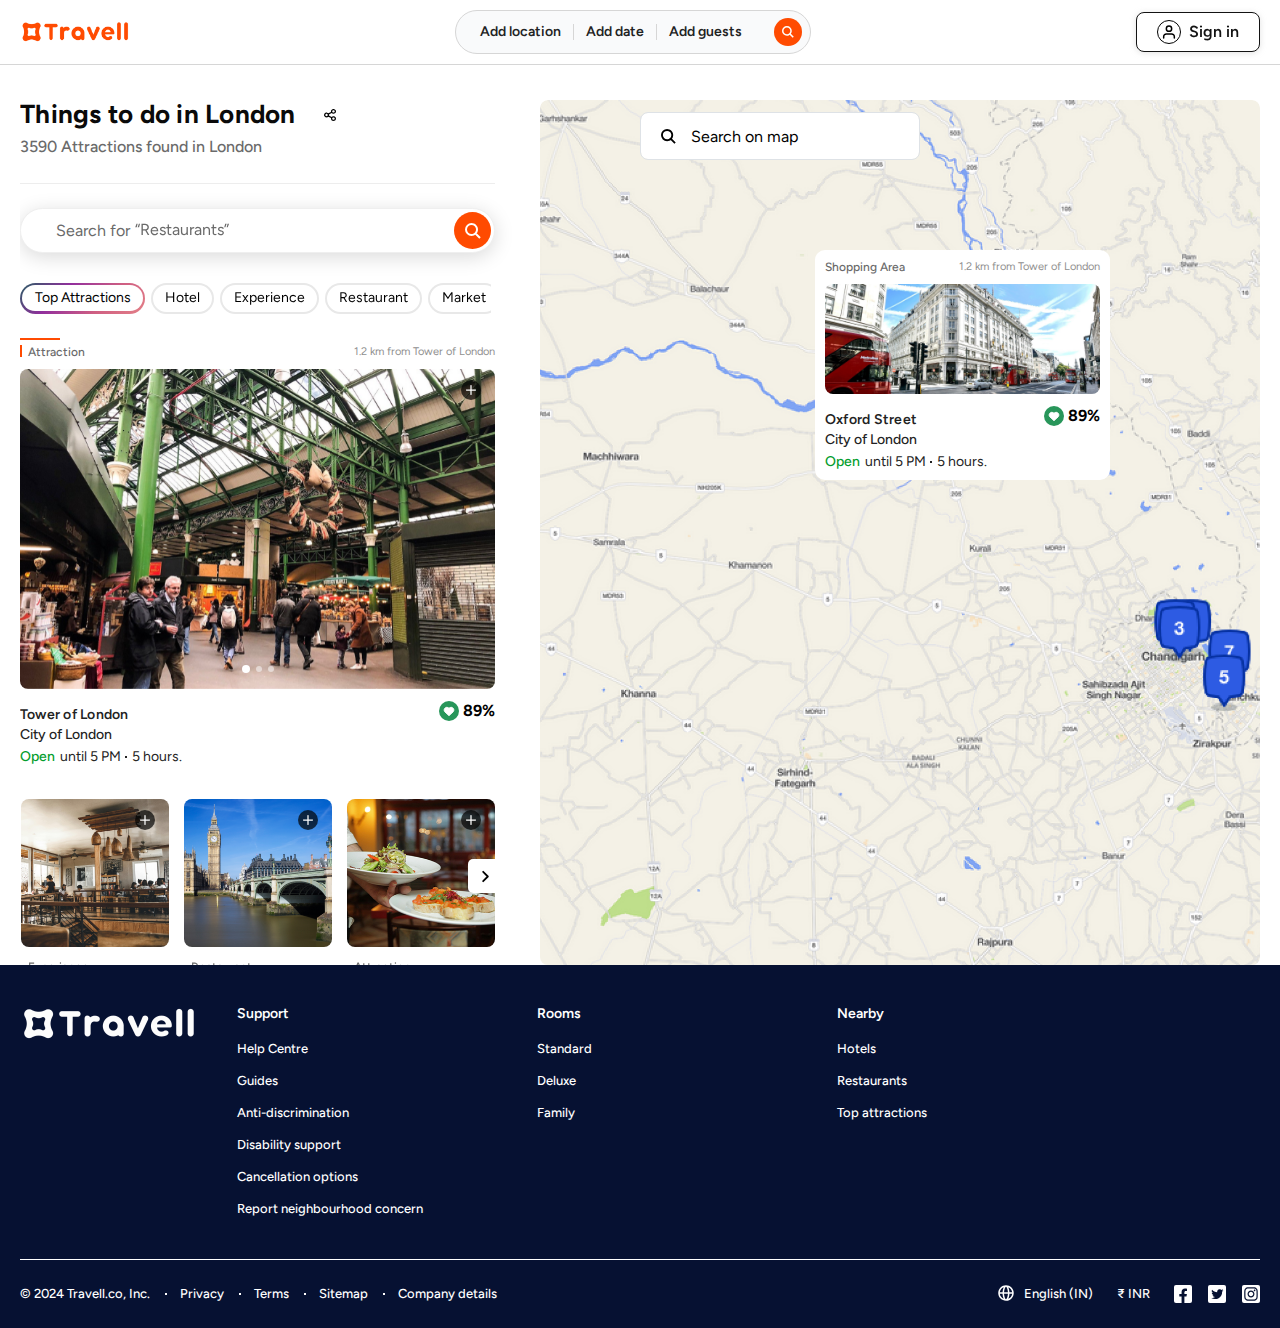
<file: explore-listing-redesign.html>
<!DOCTYPE html>
<html lang="en">
  <head>
    <title>Travell - Expolre Listing Redesign</title>
    <meta charset="utf-8">
    <meta name="viewport" content="width=device-width, initial-scale=1">

    <link rel="preconnect" href="https://fonts.googleapis.com">
    <link rel="preconnect" href="https://fonts.gstatic.com" crossorigin>
    <link href="https://fonts.googleapis.com/css2?family=Figtree:ital,wght@0,300..900;1,300..900&display=swap" rel="stylesheet">
    <link rel="stylesheet" href="https://cdnjs.cloudflare.com/ajax/libs/font-awesome/4.7.0/css/font-awesome.min.css">
    
    <script type="text/javascript" src="js/jquery.min.js"></script>
    <script type="text/javascript" src="js/bootstrap.bundle.min.js"></script>
    <script type="text/javascript" src="js/jquery-ui-datepicker.min.js"></script>
    <script type="text/javascript" src="js/slick.min.js"></script>


    <link rel="stylesheet" type="text/css" href="css/bootstrap.min.css">
    <link rel="stylesheet" type="text/css" href="css/style.css">
    <link rel="stylesheet" type="text/css" href="css/calendar.css" media="screen">
    <link rel="stylesheet" type="text/css" href="css/slick.css"/>
    <link rel="stylesheet" type="text/css" href="css/responsive.css">

    <script type="text/javascript">
      $(document).ready(function(){
        $('.tr-search-by-category').slick({
          autoplay: true,
          autoplaySpeed: 2000,  
          dots: false,           
          arrows: false,         
          infinite: false,       
          slidesToShow: 1,      
          slidesToScroll: 1,     
          vertical: true,
        });
        $('.tr-tickets-silder').slick({
          autoplay: false,
          autoplaySpeed: 2000,  
          dots: false,           
          arrows: true,         
          infinite: false,       
          slidesToShow: 2.1,      
          slidesToScroll: 1,
          responsive: [
            {
              breakpoint: 768, 
              settings: {
                arrows: false, 
                slidesToShow: 1.5,  
                slidesToScroll: 1
              }
            }
          ]    
        });
        $('.tr-explore-filter-slider').slick({
          autoplay: false,
          autoplaySpeed: 2000,  
          dots: false,           
          arrows: true,         
          infinite: false,       
          slidesToShow: 3,      
          slidesToScroll: 1,     
          variableWidth: true,
          responsive: [
            {
              breakpoint: 768, 
              settings: {
                arrows: false,
              }
            }
          ]  
        });
        $('.tr-experience-slider').slick({
          autoplay: false,
          autoplaySpeed: 2000,  
          dots: true,           
          arrows: false,         
          infinite: true,       
          slidesToShow: 3,      
          slidesToScroll: 1     
        });
        $('.tr-market-slider').slick({
          autoplay: false,
          autoplaySpeed: 2000,  
          dots: false,           
          arrows: true,         
          infinite: false,       
          slidesToShow: 3,      
          slidesToScroll: 1,
          responsive: [
            {
              breakpoint: 768, 
              settings: {
                arrows: false, 
                slidesToShow: 2.5,  
                slidesToScroll: 1
              }
            }
          ]     
        });
        $('.tr-common-slider').slick({
          autoplay: false,
          autoplaySpeed: 2000,  
          dots: false,           
          arrows: true,         
          infinite: false,       
          slidesToShow: 3,      
          slidesToScroll: 1,
          responsive: [
            {
              breakpoint: 768, 
              settings: {
                arrows: false, 
                slidesToShow: 2.5,  
                slidesToScroll: 1
              }
            }
          ]     
        });
      });
    </script>

  </head>
  <body>
    <!--HEADER-->
    <header id="header">
      <div class="container">
        <div class="row">
          <div class="col-sm-12">
            <div class="tr-header">
              <div class="tr-hamburgers-logo">
                <div class="tr-hamburgers"></div>
                <div class="tr-logo">
                  <a href="/">
                    <img loading="lazy" src="images/travell-small-logo.png" alt="travell-logo">
                  </a>
                </div>
              </div>
              <div class="tr-logo tr-desktop">
                <a href="/">
                  <img loading="lazy" src="images/travell-logo.png" alt="travell-logo">
                </a>
              </div>
              <div class="tr-search-info-section" id="hotelSearchInfos">
                <div class="tr-utility-nav" >
                  <div class="nav-item tr-location">Add location</div>
                  <div class="nav-item tr-dates">Add date</div>
                  <div class="nav-item tr-guest">Add guests</div>
                  <div class="nav-item tr-search-btn-icon">
                    <button class="tr-btn tr-serach-modal"></button>
                  </div>
                  <button class="tr-edit-btn tr-mobile"></button>
                </div>
              </div>
              <div class="tr-nav-tabs">
                <div class="tr-explore-tab" data-tab="exploreForm"><span><img src="images/icons/compass-icon.svg" alt="Compass Icon">Explore</span></div>
                <div class="tr-hotel-tab active" data-tab="hotelForm"><span><img src="images/icons/clarity_building-line-black-icon.svg" alt="Clarity Building Line Icon"/>Hotel</span></div>
              </div>
              <div class="tr-login-section">
                <!--Below Button for signin - currently it hide-->
                <button class="tr-login" data-bs-toggle="modal" data-bs-target="#loginModal">Sign in</button>
                <button class="tr-logged" style="display: none;"><div class="tr-username">R</div></button>
                <div class="tr-myaccount-modal">
                  <div class="tr-mz-myaccount-info">
                    <ul>
                      <li class="tr-my-profile-link"><a href="javascript:void(0);">My profile</a></li>
                      <li class="tr-my-trip-link"><a href="javascript:void(0);">My trips</a></li>
                    </ul>
                  </div>
                  <div class="tr-mz-myaccount-info">
                    <ul>
                      <li class="tr-my-settings-link"><a href="javascript:void(0);">Settings</a></li>
                      <li class="tr-logout-link"><a href="javascript:void(0);">Logout</a></li>
                    </ul>
                  </div>
                </div>
              </div>
            </div>
          </div>
        </div>
      </div>

      <div class="tr-find-hotels">
        <div class="tr-explore-and-hotel-form">
          <button type="button" class="btn-close" id="btnClose"></button>
          <div class="tr-nav-tabs tr-mobile">
            <div class="tr-explore-tab" data-tab="exploreForm"><span><img src="images/icons/compass-icon.svg" alt="Compass Icon">Explore</span></div>
            <div class="tr-hotel-tab active" data-tab="hotelForm"><span><img src="images/icons/clarity_building-line-black-icon.svg" alt="Clarity Building Line Icon"/>Hotel</span></div>
          </div>
          <form class="tr-explore-form" id="exploreForm">
            <div class="tr-form-section">
              <div class="tr-form-fields">
                <div class="col tr-mobile">
                  <div class="tr-mobile-where">
                    <label class="tr-lable">Where to?</label>
                    <div class="tr-location-label">Search location</div>
                  </div>
                </div>
                <div class="col tr-form-where">
                  <div class="tr-mobile tr-close-btn">Where are you going?</div>
                  <input type="text" class="form-control" id="searchLocation" placeholder="Search location" name="where" autocomplete="off">
                  <div class="tr-recent-searchs-modal" id="recentSearchLocation">
                    <div class="tr-enable-location">Around Current Location</div>
                    <h5>Recent searches</h5>
                    <ul>
                      <li>
                        <div class="tr-place-info">
                          <div class="tr-location-icon"></div>
                          <div class="tr-location-info">
                            <div class="tr-hotel-name">London Hotels</div>
                            <div class="tr-hotel-city">England, United Kingdom</div>
                          </div>
                        </div>
                      </li>
                      <li>
                        <div class="tr-place-info">
                          <div class="tr-location-icon"></div>
                          <div class="tr-location-info">
                            <div class="tr-hotel-name">Morocco</div>
                            <div class="tr-hotel-city">North Africa</div>
                          </div>
                        </div>
                      </li>
                    </ul>
                  </div>
                  <div class="col tr-form-btn">
                    <button type="button" class="tr-btn tr-mobile">Countinue</button>                        
                  </div>
                </div>
              </div>
              <div class="col tr-form-btn">
                <button type="submit" class="tr-btn tr-popup-btn" id="hotelSearchSubmit">Search</button>
              </div>
            </div>
          </form>
          <form class="tr-hotel-form open" id="hotelForm">
            <div class="tr-form-section">
              <div class="tr-form-fields">
                <div class="col tr-mobile">
                  <div class="tr-mobile-where">
                    <label class="tr-lable">Where to?</label>
                    <div class="tr-location-label">Search destinations</div>
                  </div>
                </div>
                <div class="col tr-mobile">
                  <div class="tr-mobile-when">
                    <label class="tr-lable">When</label>
                    <div class="tr-add-dates">Add dates</div>
                  </div>
                </div>
                <div class="col tr-form-where">
                  <div class="tr-mobile tr-close-btn">Where are you going?</div>
                  <label for="searchDestinations">Where</label>
                  <input type="text" class="form-control" id="searchDestinations" placeholder="Search destinations" name="" autocomplete="off">
                  <div class="tr-recent-searchs-modal" id="recentSearchsDestination">
                    <div class="tr-enable-location">Around Current Location</div>
                    <h5>Recent searches</h5>
                    <ul>
                      <li>
                        <div class="tr-place-info">
                          <div class="tr-location-icon"></div>
                          <div class="tr-location-info">
                            <div class="tr-hotel-name">London Hotels</div>
                            <div class="tr-hotel-city">England, United Kingdom</div>
                          </div>
                        </div>
                      </li>
                      <li>
                        <div class="tr-place-info">
                          <div class="tr-location-icon"></div>
                          <div class="tr-location-info">
                            <div class="tr-hotel-name">Morocco</div>
                            <div class="tr-hotel-city">North Africa</div>
                          </div>
                        </div>
                      </li>
                    </ul>
                  </div>
                  <div class="col tr-form-btn">
                    <button type="button" class="tr-btn tr-mobile">Countinue</button>                        
                  </div>
                </div>
                <div class="col tr-form-booking-date">
                  <div class="tr-form-checkin">
                    <label for="checkInInput1">Check in</label>
                    <input type="text" value="" class="form-control checkIn" id="checkInInput1" placeholder="Add dates" name="" autocomplete="off" readonly>
                  </div>
                  <div class="tr-form-checkout">
                    <label for="checkOutInput1">Check out</label>
                    <input type="text" value=""class="form-control checkOut" id="checkOutInput1" placeholder="Add dates" name="checkOut" autocomplete="off" readonly>
                  </div>
                  <div class="tr-calenders-modal" id="calendarsModal">
                    <div id="calendarPair1" class="calendarPair">
                      <div class="navigation">
                        <button type="button" class="prevMonth" id="prevMonth1">Previous</button>
                        <button type="button" class="nextMonth" id="nextMonth1">Next</button>
                      </div>
                      <div class="custom-calendar checkInCalendar" id="checkInCalendar1">
                        <div class="monthYear"></div>
                        <div class="calendarBody"></div>
                      </div>
                      <div class="custom-calendar checkOutCalendar" id="checkOutCalendar1">
                        <div class="monthYear"></div>
                        <div class="calendarBody"></div>
                      </div>
                      <button type="button" class="tr-clear-details" hidden id="reset1">Clear dates</button>
                    </div>
                  </div>
                  <div class="col tr-form-btn">
                    <button type="button" class="tr-btn tr-mobile">Next</button>                        
                  </div>
                </div>

                <div class="col tr-form-who">
                  <label for="totalRoomAndGuest">Who</label>
                  <input type="text" class="form-control" id="totalRoomAndGuest" placeholder="Add guests" name="" autocomplete="off" readonly>
                  <div class="tr-guests-modal" id="guestQtyModal">
                    <div class="tr-add-edit-guest tr-total-num-of-rooms">
                      <div class="tr-guest-type">
                        <label class="tr-guest">Room</label>
                      </div>
                      <div class="tr-qty-box">
                        <button class="minus disabled" value="minus">-</button>
                        <input type="text" id="totalRoom" value="0" id="" min="1" max="10" name="" readonly/>
                        <button class="plus" value="plus">+</button>
                      </div>
                    </div>
                    <div class="tr-add-edit-guest tr-total-guest">
                      <div class="tr-guest-type">
                        <label class="tr-guest">Adults</label>
                        <div class="tr-age">Ages 13 or above</div>
                      </div>
                      <div class="tr-qty-box">
                        <button class="minus disabled" value="minus">-</button>
                        <input type="text" id="totalAdultsGuest" value="0" id="" min="1" max="10" name="" readonly/>
                        <button class="plus" value="plus">+</button>
                      </div>
                    </div>
                    <div class="tr-add-edit-guest tr-total-children">
                      <div class="tr-guest-type">
                        <label class="tr-guest">Children</label>
                        <div class="tr-age">Ages 2 - 12</div>
                      </div>
                      <div class="tr-qty-box">
                        <button class="minus disabled" value="minus">-</button>
                        <input type="text" id="totalChildrenGuest" value="0" id="" min="1" max="10" name="" readonly/>
                        <button class="plus" value="plus">+</button>
                      </div>
                    </div>
                    <div class="tr-add-edit-guest tr-total-infants">
                      <div class="tr-guest-type">
                        <label class="tr-guest">Infants</label>
                        <div class="tr-age">Under 2</div>
                      </div>
                      <div class="tr-qty-box">
                        <button class="minus disabled" value="minus">-</button>
                        <input type="text" id="totalChildrenInfants" value="0" id="" min="1" max="10" name="" readonly/>
                        <button class="plus" value="plus">+</button>
                      </div>
                    </div>
                  </div>
                </div>
              </div>
              <div class="col tr-form-btn">
                <button type="submit" class="tr-btn tr-popup-btn" id="hotelSearchSubmit">Search</button>
              </div>
            </div>
          </form>
        </div>
      </div>
    </header>

    <!-- Mobile Navigation-->
    <div class="tr-mobile-nav-section">
      <div class="tr-mobile-nav-content">
        <button type="button" class="btn-nav-close" id=""></button>
        <div class="tr-nav-header">
          <div class="tr-logo">
            <img src="images/travell-small-logo.png" alt="travell small logo">
          </div>
          <div class="tr-location">London</div>
        </div>
        <div class="tr-mobile-nav-lists">
          <ul>
            <li><svg width="20" height="20" viewBox="0 0 20 20" fill="none" xmlns="http://www.w3.org/2000/svg"><path d="M2.5 7.49984L10 1.6665L17.5 7.49984V16.6665C17.5 17.1085 17.3244 17.5325 17.0118 17.845C16.6993 18.1576 16.2754 18.3332 15.8333 18.3332H4.16667C3.72464 18.3332 3.30072 18.1576 2.98816 17.845C2.67559 17.5325 2.5 17.1085 2.5 16.6665V7.49984Z" stroke="#222222" stroke-linecap="round" stroke-linejoin="round"/><path d="M7.5 18.3333V10H12.5V18.3333" stroke="#222222" stroke-linecap="round" stroke-linejoin="round"/></svg>Explore</li>
            <li><svg width="20" height="20" viewBox="0 0 20 20" fill="none" xmlns="http://www.w3.org/2000/svg"><path d="M2.5 7.49984L10 1.6665L17.5 7.49984V16.6665C17.5 17.1085 17.3244 17.5325 17.0118 17.845C16.6993 18.1576 16.2754 18.3332 15.8333 18.3332H4.16667C3.72464 18.3332 3.30072 18.1576 2.98816 17.845C2.67559 17.5325 2.5 17.1085 2.5 16.6665V7.49984Z" stroke="#222222" stroke-linecap="round" stroke-linejoin="round"/><path d="M7.5 18.3333V10H12.5V18.3333" stroke="#222222" stroke-linecap="round" stroke-linejoin="round"/></svg>Hotels</li>
            <li><svg width="18" height="17" viewBox="0 0 18 17" fill="none" xmlns="http://www.w3.org/2000/svg"><path d="M11.6677 8.21686L11.4782 8.25293L11.4075 8.43241L8.58835 15.5894L7.6097 15.7757L8.3748 9.30726L8.4309 8.83302L7.96178 8.92232L3.5739 9.75759L3.37156 9.79611L3.30699 9.99171L2.47522 12.5116L1.87823 12.6253L1.98228 9.2217L1.98466 9.14395L1.95388 9.07252L0.606627 5.94522L1.20367 5.83157L2.90392 7.86957L3.03583 8.02769L3.23812 7.98919L7.626 7.15392L8.09517 7.0646L7.86869 6.64412L4.77982 0.909331L5.75841 0.723048L11.0099 6.34373L11.1416 6.48469L11.3311 6.44861L15.7902 5.59979C16.0247 5.55515 16.2673 5.60549 16.4647 5.73973L16.6615 5.45033L16.4647 5.73973C16.6621 5.87398 16.798 6.08113 16.8426 6.31561C16.8873 6.55009 16.8369 6.79271 16.7027 6.99007L16.9921 7.18692L16.7027 6.99007C16.5685 7.18744 16.3613 7.3234 16.1268 7.36803L11.6677 8.21686Z" stroke="black" stroke-width="0.7"></path></svg>Flights</li>
            <li><svg width="20" height="17" viewBox="0 0 20 17" fill="none" xmlns="http://www.w3.org/2000/svg"><path d="M17.0835 9.43359H14.8335M3.58349 9.43359H5.83349M17.4116 5.68359L15.9485 1.78191C15.7289 1.19645 15.1693 0.808594 14.544 0.808594H6.12299C5.49773 0.808594 4.93804 1.19645 4.7185 1.78191L3.25537 5.68359M17.4116 5.68359L17.6299 6.26568C17.7524 6.59225 18.0646 6.80859 18.4133 6.80859C18.9068 6.80859 19.293 7.23341 19.2463 7.72462L18.8335 12.0586M17.4116 5.68359H18.9585M3.25537 5.68359L3.03708 6.26568C2.91462 6.59225 2.60243 6.80859 2.25366 6.80859C1.76023 6.80859 1.37395 7.23341 1.42073 7.72462L1.83349 12.0586M3.25537 5.68359H1.70849M1.83349 12.0586L1.95418 13.3258C2.0275 14.0957 2.67408 14.6836 3.44742 14.6836H3.5835M1.83349 12.0586V12.0586C1.55735 12.0586 1.3335 12.2824 1.3335 12.5586V15.0586C1.3335 15.4728 1.66928 15.8086 2.0835 15.8086H2.8335C3.24771 15.8086 3.5835 15.4728 3.5835 15.0586V14.6836M3.5835 14.6836H17.0835M17.0835 14.6836H17.2196C17.9929 14.6836 18.6395 14.0957 18.7128 13.3258L18.8335 12.0586M17.0835 14.6836V15.0586C17.0835 15.4728 17.4193 15.8086 17.8335 15.8086H18.5835C18.9977 15.8086 19.3335 15.4728 19.3335 15.0586V12.5586C19.3335 12.2825 19.1096 12.0586 18.8335 12.0586V12.0586M6.24161 3.33425L5.41255 5.82142C5.25067 6.30707 5.61214 6.80859 6.12406 6.80859H14.5429C15.0548 6.80859 15.4163 6.30707 15.2544 5.82142L14.4254 3.33425C14.2212 2.72174 13.648 2.68359 13.0024 2.68359H7.66463C7.01899 2.68359 6.44578 2.72174 6.24161 3.33425Z" stroke="black" stroke-width="0.7" stroke-linecap="round" stroke-linejoin="round"></path></svg>Cars</li>
          </ul>
        </div>
        <div class="tr-mobile-nav-lists">
          <ul>
            <li><svg width="20" height="21" viewBox="0 0 20 21" fill="none" xmlns="http://www.w3.org/2000/svg"><path d="M16.6719 6.14307H3.33854C2.41807 6.14307 1.67188 6.88926 1.67188 7.80973V16.1431C1.67188 17.0635 2.41807 17.8097 3.33854 17.8097H16.6719C17.5923 17.8097 18.3385 17.0635 18.3385 16.1431V7.80973C18.3385 6.88926 17.5923 6.14307 16.6719 6.14307Z" stroke="#222222" stroke-linecap="round" stroke-linejoin="round"></path><path d="M13.3385 17.8091V4.47575C13.3385 4.03372 13.1629 3.6098 12.8504 3.29724C12.5378 2.98468 12.1139 2.80908 11.6719 2.80908H8.33854C7.89651 2.80908 7.47259 2.98468 7.16003 3.29724C6.84747 3.6098 6.67188 4.03372 6.67188 4.47575V17.8091" stroke="#222222" stroke-linecap="round" stroke-linejoin="round"></path></svg>Write a review</li>
            <li><svg width="20" height="21" viewBox="0 0 20 21" fill="none" xmlns="http://www.w3.org/2000/svg"><path d="M16.6719 6.14307H3.33854C2.41807 6.14307 1.67188 6.88926 1.67188 7.80973V16.1431C1.67188 17.0635 2.41807 17.8097 3.33854 17.8097H16.6719C17.5923 17.8097 18.3385 17.0635 18.3385 16.1431V7.80973C18.3385 6.88926 17.5923 6.14307 16.6719 6.14307Z" stroke="#222222" stroke-linecap="round" stroke-linejoin="round"></path><path d="M13.3385 17.8091V4.47575C13.3385 4.03372 13.1629 3.6098 12.8504 3.29724C12.5378 2.98468 12.1139 2.80908 11.6719 2.80908H8.33854C7.89651 2.80908 7.47259 2.98468 7.16003 3.29724C6.84747 3.6098 6.67188 4.03372 6.67188 4.47575V17.8091" stroke="#222222" stroke-linecap="round" stroke-linejoin="round"></path></svg>Trips</li>
          </ul>
        </div>
        <div class="tr-mobile-nav-lists">
          <h4>Company</h4>
          <ul>
            <li><a href="javascript:void(0);">About us</a></li>
            <li><a href="javascript:void(0);">Contact us</a></li>
            <li><a href="javascript:void(0);">Traveller’s Choice</a></li>
            <li><a href="javascript:void(0);">Travel stories</a></li>
            <li><a href="javascript:void(0);">Help</a></li>
          </ul>
        </div>
        <div class="tr-actions">
          <button class="tr-btn tr-write-review">Sign up / Log in</button>
        </div>
      </div>
    </div>

    <div class="tr-explore-listing-section">
      <div class="container">
        <div class="tr-explore-listing">  
          <div class="tr-explore-left-section">
            <div class="tr-title-section">
              <h2 class="tr-title">Things to do in London</h2>
              <button type="button" class="tr-anchor-btn tr-share" data-bs-toggle="modal" data-bs-target="#shareModal">Share</button>
            </div>
            <div class="tr-total-search">3590 Attractions found in London</div>
            <div class="tr-total-search tr-explore-listing-search" style="display: none;">
              <button type="button" class="btn-close back-page-btn">Back Page Button</button>
              <div>Showing results for <strong>Pizza</strong></div>
            </div>
            <!-- Below element When We don't have data - Start -->
            <div class="tr-let-us-know-more" style="display: none;">
              <p>Tell us so that we can learn and show better results to you in the future!</p>
              <button type="button" class="tr-btn tr-let-us-know-more-btn">Let us know more</button>
            </div>
            <!-- Below element When We don't have data - Start -->
            <div class="tr-explore-search">
              <div class="tr-explore-search-feild">
                <div class="tr-search-field">
                  Search for 
                  <div class="tr-search-by-category">
                    <div>“Restaurants”</div>
                    <div>“Museum”</div>
                    <div>“Historical Monument”</div>
                    <div>“Experience”</div>
                    <div>“Market”</div>
                  </div>
                </div>
                <button type="button" class="tr-btn">Search</button>
              </div>
              <div class="tr-explore-search-filter" style="display: none;">
                <button type="button" class="tr-filter-btn">
                  <svg width="23" height="23" viewBox="0 0 23 23" fill="none" xmlns="http://www.w3.org/2000/svg"><path d="M21.0837 2.875H1.91699L9.58366 11.9408V18.2083L13.417 20.125V11.9408L21.0837 2.875Z" stroke="black" stroke-width="1.5" stroke-linecap="round" stroke-linejoin="round"/></svg>
                </button>
              </div>
              <div class="tr-explore-search-modal">
                <button type="button" class="btn-close">Back Button</button>
                <div class="tr-explore-search-feild">
                  <input type="text" name="" class="tr-search-field" placeholder="Search for “Restaurants”">
                  <button type="submit" class="tr-btn tr-search-icon">Search</button>
                </div>
                <div class="tr-recent-searchs-modal tr-custom-scrollbar">
                  <div class="tr-search-lists">
                    <div class="tr-search-list">
                      <div class="tr-image">
                        <img src="images/popular-attraction-1.png" alt="" title="Museum">                              
                      </div>
                      <div class="tr-details">
                        <div class="tr-category">Attraction</div>
                        <div class="tr-title">Tower of London</div>
                      </div>
                    </div>
                    <div class="tr-search-list">
                      <div class="tr-image">
                        <img src="images/near-place-2.png" alt="" title="Museum">                              
                      </div>
                      <div class="tr-details">
                        <div class="tr-category">Attraction</div>
                        <div class="tr-title">London in a Day Tour With Westminster</div>
                      </div>
                    </div>
                    <div class="tr-search-list">
                      <div class="tr-image">
                        <img src="images/near-place-3.png" alt="" title="Museum">                              
                      </div>
                      <div class="tr-details">
                        <div class="tr-category">Attraction</div>
                        <div class="tr-title">La Dame de Pic London</div>
                      </div>
                    </div>
                    <div class="tr-search-list">
                      <div class="tr-image">
                        <img src="images/near-place-2.png" alt="" title="Museum">                              
                      </div>
                      <div class="tr-details">
                        <div class="tr-category">Attraction</div>
                        <div class="tr-title">Tower of London</div>
                      </div>
                    </div>
                  </div>
                  <div class="tr-popular-attractions">
                    <h4>Popular Attractions</h4>
                    <div class="tr-popular-attractions-lists">
                      <div class="tr-popular-attractions-list">
                        <div class="tr-details">
                          <div class="tr-image">
                            <a href="javascript:void(0);">
                              <img src="images/popular-attraction-1.png" alt="" title="Museum">                              
                            </a>
                          </div>
                          <div class="tr-title">
                            <a href="javascript:void(0);" title="Museum">Museum</a>
                          </div>
                        </div>
                      </div>
                      <div class="tr-popular-attractions-list">
                        <div class="tr-details">
                          <div class="tr-image">
                            <a href="javascript:void(0);">
                              <img src="images/popular-attraction-2.png" alt="" title="Tower of London">
                            </a>
                          </div>
                          <div class="tr-title">
                            <a href="javascript:void(0);" title="Tower of London">Tower of London</a>
                          </div>
                        </div>
                      </div>
                      <div class="tr-popular-attractions-list">
                        <div class="tr-details">
                          <div class="tr-image">
                            <a href="javascript:void(0);">
                              <img src="images/popular-attraction-3.png" alt="" title="La Dame de">
                            </a>
                          </div>
                          <div class="tr-title">
                            <a href="javascript:void(0);" title="La Dame de">La Dame de</a>
                          </div>
                        </div>
                      </div>
                      <div class="tr-popular-attractions-list">
                        <div class="tr-details">
                          <div class="tr-image">
                            <a href="javascript:void(0);">
                              <img src="images/popular-attraction-1.png" alt="" title="Museum">                              
                            </a>
                          </div>
                          <div class="tr-title">
                            <a href="javascript:void(0);" title="Museum">Museum</a>
                          </div>
                        </div>
                      </div>
                      <div class="tr-popular-attractions-list">
                        <div class="tr-details">
                          <div class="tr-image">
                            <a href="javascript:void(0);">
                              <img src="images/popular-attraction-2.png" alt="" title="Tower of London">
                            </a>
                          </div>
                          <div class="tr-title">
                            <a href="javascript:void(0);" title="Tower of London">Tower of London</a>
                          </div>
                        </div>
                      </div>
                      <div class="tr-popular-attractions-list">
                        <div class="tr-details">
                          <div class="tr-image">
                            <a href="javascript:void(0);">
                              <img src="images/popular-attraction-3.png" alt="" title="La Dame de">
                            </a>
                          </div>
                          <div class="tr-title">
                            <a href="javascript:void(0);" title="La Dame de">La Dame de</a>
                          </div>
                        </div>
                      </div>
                    </div>
                  </div>
                </div>
              </div>
            </div>

            <div class="tr-explore-filter">
              <form class="tr-filter-lists tr-explore-filter-slider">
                <div class="tr-filter-list">
                  <input type="checkbox" name="" id="filter1" class="filter" value="category1">
                  <label for="filter1" class="tr-top-attractions"><span>Top Attractions</span></label>
                </div>
                <div class="tr-filter-list">
                  <input type="checkbox" name="" id="filter2" class="filter" value="category2">
                  <label for="filter2"><span>Hotel</span></label>
                </div>
                <div class="tr-filter-list">
                  <input type="checkbox" name="" id="filter3" class="filter" value="category3">
                  <label for="filter3"><span>Experience</span></label>
                </div>
                <div class="tr-filter-list">
                  <input type="checkbox" name="" id="filter4" class="filter" value="category4">
                  <label for="filter4"><span>Restaurant</span></label>
                </div>
                <div class="tr-filter-list">
                  <input type="checkbox" name="" id="filter5" class="filter" value="category4">
                  <label for="filter5"><span>Market</span></label>
                </div>
              </form>
            </div>

            <div class="tr-museum">
              <div class="tr-heading-with-distance">
                <div class="tr-line-row">
                  <div class="tr-line tr-orange"></div>
                </div>
                <div class="tr-category">Attraction</div>
                <div class="tr-distance">1.2 km from Tower of London</div>
              </div>
              <div class="tr-image">
                <div id="Slider1" class="carousel slide" data-bs-touch="false" data-bs-interval="false">
                  <!-- Indicators/dots -->
                  <div class="carousel-indicators">
                    <button type="button" data-bs-target="#Slider1" data-bs-slide-to="0" class="active">1</button>
                    <button type="button" data-bs-target="#Slider1" data-bs-slide-to="1">2</button>
                    <button type="button" data-bs-target="#Slider1" data-bs-slide-to="2">3</button>
                  </div>
                  <!-- The slideshow/carousel -->
                  <div class="carousel-inner">
                    <div class="carousel-item active">
                      <img loading="lazy" src="images/hotel-explore-1.png" alt="">
                    </div>
                    <div class="carousel-item">
                      <img loading="lazy" src="images/hotel-explore-1.png" alt="">
                    </div>
                    <div class="carousel-item">
                      <img loading="lazy" src="images/hotel-explore-1.png" alt="">
                    </div>
                  </div>
                  <!-- Left and right controls/icons -->
                  <button class="carousel-control-prev" type="button" data-bs-target="#Slider1" data-bs-slide="prev"><span class="carousel-control-prev-icon"></span></button>
                  <button class="carousel-control-next" type="button" data-bs-target="#Slider1" data-bs-slide="next"><span class="carousel-control-next-icon"></span></button>
                </div>
                <button class="tr-anchor-btn tr-save" title="Wishlist Button">Wishlist Save Button</button>
              </div>
              <div class="tr-details">
                <h3><a href="javascript:void(0);" target="_blank">Tower of London</a></h3>
                <div class="tr-location">City of London</div>
                <div class="tr-more-inform">
                  <ul>
                    <li><span>Open</span>until 5 PM</li>
                    <li>5 hours.</li>
                  </ul>
                </div>
                <div class="tr-like-review">
                  <div class="tr-heart">
                    <svg width="12" height="11" viewBox="0 0 12 11" fill="none" xmlns="http://www.w3.org/2000/svg"><path fill-rule="evenodd" clip-rule="evenodd" d="M5.99604 2.28959C5.02968 1.20745 3.41823 0.916356 2.20745 1.90727C0.996677 2.89818 0.826217 4.55494 1.77704 5.7269L5.99604 9.63412L10.215 5.7269C11.1659 4.55494 11.0162 2.88776 9.78463 1.90727C8.55304 0.92678 6.96239 1.20745 5.99604 2.28959Z" fill="white" stroke="white" stroke-linecap="round" stroke-linejoin="round"></path></svg>
                  </div>
                  <div class="tr-ranting-percent">89%</div>
                </div>
                <!--
                <div class="tr-tickets tr-tickets-silder">
                  <div>
                    <ul>
                      <li><span class="tr-rating">89%</span></li>
                      <li>2.5 hours.</li>
                    </ul>
                    <h5>Tickets to Tower of London</h5>
                    <span>Ticket</span>
                  </div>
                  <div>
                    <ul>
                      <li><span class="tr-rating">89%</span></li>
                      <li>2.5 hours.</li>
                    </ul>
                    <h5>Tickets to Tower of London</h5>
                    <span>Ticket</span>
                  </div>
                  <div>
                    <ul>
                      <li><span class="tr-rating">89%</span></li>
                      <li>2.5 hours.</li>
                    </ul>
                    <h5>Tickets to Tower of London</h5>
                    <span>Ticket</span>
                  </div>
                </div>
                -->
              </div>
            </div>

            <div class="tr-common-marketing">
              <div class="tr-common-slider">
                <div class="tr-slider">
                  <a href="javascript:void(0);">
                    <img loading="lazy" src="images/near-place-1.png" alt="Tickets to Tower of London">
                    <button class="tr-anchor-btn tr-save" title="Wishlist Button">Wishlist Save Button</button>
                  </a>
                  <div class="tr-slider-details">
                    <div class="tr-category-type">Experiance</div>
                    <h3 class="tr-title-name">
                      <a href="javascript:void(0);" title="Tickets to Tower of London">Tickets to Tower of London</a>
                      <button type="button" class="tr-anchor-btn tr-share" title="Share Button" data-bs-toggle="modal" data-bs-target="#shareModal">Share</button>
                    </h3>
                    <div class="tr-like-review">
                      <div class="tr-heart">
                        <svg width="12" height="12" viewBox="0 0 12 12" fill="none" xmlns="http://www.w3.org/2000/svg"><rect width="12" height="12" rx="6" fill="#28965A"/><path fill-rule="evenodd" clip-rule="evenodd" d="M5.99782 3.90601C5.36052 3.19235 4.29779 3.00038 3.49931 3.65387C2.70082 4.30737 2.58841 5.39997 3.21546 6.17285L5.99782 8.7496L8.78017 6.17285C9.40723 5.39997 9.30853 4.30049 8.49632 3.65387C7.68411 3.00726 6.63511 3.19235 5.99782 3.90601Z" fill="white" stroke="white" stroke-linecap="round" stroke-linejoin="round"/></svg>
                      </div>
                      <div class="tr-ranting-percent">89%</div>
                      <div class="tr-per-person">$22 per person</div>
                    </div>
                    <div class="tr-food-lists">
                      <div>Italian,</div>
                      <div>Chinese</div>
                    </div>
                  </div>
                </div>
                <div class="tr-slider">
                  <a href="javascript:void(0);">
                    <img loading="lazy" src="images/near-place-2.png" alt="La Dame de Pic London">
                    <button class="tr-anchor-btn tr-save" title="Wishlist Button">Wishlist Save Button</button>
                  </a>
                  <div class="tr-slider-details">
                    <div class="tr-category-type">Restaurant</div>
                    <h3 class="tr-title-name">
                      <a href="javascript:void(0);" title="La Dame de Pic London">La Dame de Pic London</a>
                      <button type="button" class="tr-anchor-btn tr-share" title="Share Button" data-bs-toggle="modal" data-bs-target="#shareModal">Share</button>
                    </h3>
                    <div class="tr-like-review">
                      <div class="tr-heart">
                        <svg width="12" height="12" viewBox="0 0 12 12" fill="none" xmlns="http://www.w3.org/2000/svg"><rect width="12" height="12" rx="6" fill="#28965A"/><path fill-rule="evenodd" clip-rule="evenodd" d="M5.99782 3.90601C5.36052 3.19235 4.29779 3.00038 3.49931 3.65387C2.70082 4.30737 2.58841 5.39997 3.21546 6.17285L5.99782 8.7496L8.78017 6.17285C9.40723 5.39997 9.30853 4.30049 8.49632 3.65387C7.68411 3.00726 6.63511 3.19235 5.99782 3.90601Z" fill="white" stroke="white" stroke-linecap="round" stroke-linejoin="round"/></svg>
                      </div>
                      <div class="tr-ranting-percent">89%</div>
                      <div class="tr-per-person">$$</div>
                    </div>
                    <div class="tr-food-lists">
                      <div>Italian,</div>
                      <div>Chinese</div>
                    </div>
                  </div>
                </div>
                <div class="tr-slider">
                  <a href="javascript:void(0);">
                    <img loading="lazy" src="images/near-place-3.png" alt="">
                    <button class="tr-anchor-btn tr-save" title="Wishlist Button">Wishlist Save Button</button>
                  </a>
                  <div class="tr-slider-details">
                    <div class="tr-category-type">Attraction</div>
                    <h3 class="tr-title-name">
                      <a href="javascript:void(0);" title="La Dame de Pic London">La Dame de Pic London</a>
                      <button type="button" class="tr-anchor-btn tr-share" title="Share Button" data-bs-toggle="modal" data-bs-target="#shareModal">Share</button>
                    </h3>
                    <div class="tr-like-review">
                      <div class="tr-heart">
                        <svg width="12" height="12" viewBox="0 0 12 12" fill="none" xmlns="http://www.w3.org/2000/svg"><rect width="12" height="12" rx="6" fill="#28965A"/><path fill-rule="evenodd" clip-rule="evenodd" d="M5.99782 3.90601C5.36052 3.19235 4.29779 3.00038 3.49931 3.65387C2.70082 4.30737 2.58841 5.39997 3.21546 6.17285L5.99782 8.7496L8.78017 6.17285C9.40723 5.39997 9.30853 4.30049 8.49632 3.65387C7.68411 3.00726 6.63511 3.19235 5.99782 3.90601Z" fill="white" stroke="white" stroke-linecap="round" stroke-linejoin="round"/></svg>
                      </div>
                      <div class="tr-ranting-percent">89%</div>
                      <div class="tr-per-person">$$</div>
                    </div>
                    <div class="tr-food-lists">
                      <div>Italian,</div>
                      <div>Chinese</div>
                    </div>
                  </div>
                </div>
                <div class="tr-slider">
                  <a href="javascript:void(0);">
                    <img loading="lazy" src="images/near-place-1.png" alt="Tickets to Tower of London">
                    <button class="tr-anchor-btn tr-save" title="Wishlist Button">Wishlist Save Button</button>
                  </a>
                  <div class="tr-slider-details">
                    <div class="tr-category-type">Experiance</div>
                    <h3 class="tr-title-name">
                      <a href="javascript:void(0);" title="Tickets to Tower of London">Tickets to Tower of London</a>
                      <button type="button" class="tr-anchor-btn tr-share" title="Share Button" data-bs-toggle="modal" data-bs-target="#shareModal">Share</button>
                    </h3>
                    <div class="tr-like-review">
                      <div class="tr-heart">
                        <svg width="12" height="12" viewBox="0 0 12 12" fill="none" xmlns="http://www.w3.org/2000/svg"><rect width="12" height="12" rx="6" fill="#28965A"/><path fill-rule="evenodd" clip-rule="evenodd" d="M5.99782 3.90601C5.36052 3.19235 4.29779 3.00038 3.49931 3.65387C2.70082 4.30737 2.58841 5.39997 3.21546 6.17285L5.99782 8.7496L8.78017 6.17285C9.40723 5.39997 9.30853 4.30049 8.49632 3.65387C7.68411 3.00726 6.63511 3.19235 5.99782 3.90601Z" fill="white" stroke="white" stroke-linecap="round" stroke-linejoin="round"/></svg>
                      </div>
                      <div class="tr-ranting-percent">89%</div>
                      <div class="tr-per-person">$22 per person</div>
                    </div>
                    <div class="tr-food-lists">
                      <div>Italian,</div>
                      <div>Chinese</div>
                    </div>
                  </div>
                </div>
                <div class="tr-slider">
                  <a href="javascript:void(0);">
                    <img loading="lazy" src="images/near-place-2.png" alt="La Dame de Pic London">
                    <button class="tr-anchor-btn tr-save" title="Wishlist Button">Wishlist Save Button</button>
                  </a>
                  <div class="tr-slider-details">
                    <div class="tr-category-type">Restaurant</div>
                    <h3 class="tr-title-name">
                      <a href="javascript:void(0);" title="La Dame de Pic London">La Dame de Pic London</a>
                      <button type="button" class="tr-anchor-btn tr-share" title="Share Button" data-bs-toggle="modal" data-bs-target="#shareModal">Share</button>
                    </h3>
                    <div class="tr-like-review">
                      <div class="tr-heart">
                        <svg width="12" height="12" viewBox="0 0 12 12" fill="none" xmlns="http://www.w3.org/2000/svg"><rect width="12" height="12" rx="6" fill="#28965A"/><path fill-rule="evenodd" clip-rule="evenodd" d="M5.99782 3.90601C5.36052 3.19235 4.29779 3.00038 3.49931 3.65387C2.70082 4.30737 2.58841 5.39997 3.21546 6.17285L5.99782 8.7496L8.78017 6.17285C9.40723 5.39997 9.30853 4.30049 8.49632 3.65387C7.68411 3.00726 6.63511 3.19235 5.99782 3.90601Z" fill="white" stroke="white" stroke-linecap="round" stroke-linejoin="round"/></svg>
                      </div>
                      <div class="tr-ranting-percent">89%</div>
                      <div class="tr-per-person">$$</div>
                    </div>
                    <div class="tr-food-lists">
                      <div>Italian,</div>
                      <div>Chinese</div>
                    </div>
                  </div>
                </div>
              </div>
            </div>
            
            <div class="tr-historical-monument">
              <div class="tr-heading-with-distance">
                <div class="tr-line-row">
                  <div class="tr-line tr-orange"></div>
                </div>
                <div class="tr-category">Attraction</div>
                <div class="tr-distance">1.2 km from Tower of London</div>
              </div>
              <div class="tr-image">
                <a href="javascript:void(0);">
                  <img loading="lazy" src="images/hotel-explore-2.png" alt="">
                  <button class="tr-anchor-btn tr-save" title="Wishlist Button">Wishlist Save Button</button>
                </a>
              </div>
              <div class="tr-details">
                <h3><a href="javascript:void(0);" target="_blank">Oxford Street</a></h3>
                <div class="tr-location">City of London</div>
                <div class="tr-more-inform">
                  <ul>
                    <li><span>Open</span>until 5 PM</li>
                    <li>5 hours.</li>
                  </ul>
                </div>
                <div class="tr-like-review">
                  <div class="tr-heart">
                    <svg width="12" height="11" viewBox="0 0 12 11" fill="none" xmlns="http://www.w3.org/2000/svg"><path fill-rule="evenodd" clip-rule="evenodd" d="M5.99604 2.28959C5.02968 1.20745 3.41823 0.916356 2.20745 1.90727C0.996677 2.89818 0.826217 4.55494 1.77704 5.7269L5.99604 9.63412L10.215 5.7269C11.1659 4.55494 11.0162 2.88776 9.78463 1.90727C8.55304 0.92678 6.96239 1.20745 5.99604 2.28959Z" fill="white" stroke="white" stroke-linecap="round" stroke-linejoin="round"></path></svg>
                  </div>
                  <div class="tr-ranting-percent">89%</div>
                </div>
              </div>
            </div>

            <div class="tr-experience">
              <div class="tr-heading-with-distance">
                <div class="tr-line-row">
                  <div class="tr-line tr-yellow"></div>
                </div>
                <div class="tr-category">Experience</div>
                <div class="tr-distance">1.2 km from Tower of London</div>
              </div>
              <div class="tr-images">
                <button class="tr-anchor-btn tr-save" title="Wishlist Button">Wishlist Save Button</button>                
                <div class="tr-experience-slider">
                  <div class="tr-store">
                    <a href="javascript:void(0);">
                      <img src="images/experience-1.png" alt="">
                    </a>
                  </div>
                  <div class="tr-store">
                    <a href="javascript:void(0);">
                      <img src="images/experience-2.png" alt="">
                    </a>
                  </div>
                  <div class="tr-store">
                    <a href="javascript:void(0);">
                      <img src="images/experience-3.png" alt="">
                    </a>
                  </div>
                  <div class="tr-store">
                    <a href="javascript:void(0);">
                      <img src="images/experience-1.png" alt="">
                    </a>
                  </div>
                  <div class="tr-store">
                    <a href="javascript:void(0);">
                      <img src="images/experience-2.png" alt="">
                    </a>
                  </div>
                </div>
              </div>
              <div class="tr-details">
                <h3><a href="javascript:void(0);" target="_blank">London in a Day Tour with Westminster</a></h3>
                <div class="tr-location">City of London</div>
                <div class="tr-more-inform">
                  <ul>
                    <li><span>Open</span>until 17:10</li>
                    <li>5 hours.</li>
                  </ul>
                </div>
                <div class="tr-like-review">
                  <div class="tr-heart">
                    <svg width="12" height="11" viewBox="0 0 12 11" fill="none" xmlns="http://www.w3.org/2000/svg"><path fill-rule="evenodd" clip-rule="evenodd" d="M5.99604 2.28959C5.02968 1.20745 3.41823 0.916356 2.20745 1.90727C0.996677 2.89818 0.826217 4.55494 1.77704 5.7269L5.99604 9.63412L10.215 5.7269C11.1659 4.55494 11.0162 2.88776 9.78463 1.90727C8.55304 0.92678 6.96239 1.20745 5.99604 2.28959Z" fill="white" stroke="white" stroke-linecap="round" stroke-linejoin="round"></path></svg>
                  </div>
                  <div class="tr-ranting-percent">89%</div>
                </div>
              </div>
            </div>

            <div class="tr-knights-bridge">
              <div class="tr-heading-with-distance">
                <div class="tr-line-row">
                  <div class="tr-line tr-green"></div>
                </div>
                <div class="tr-category">Restaurant</div>
                <div class="tr-distance">1.2 km from Tower of London</div>
              </div>
              <div class="tr-image">
                <a href="javascript:void(0);">
                  <img loading="lazy" src="images/knights-bridge.png" alt="">
                  <button class="tr-anchor-btn tr-save" title="Wishlist Button">Wishlist Save Button</button>
                </a>
              </div>
              <div class="tr-details">
                <h3><a href="javascript:void(0);" target="_blank">La Dame de Pic London</a></h3>
                <div class="tr-location">City of London</div>
                <div class="tr-more-inform">
                  <ul>
                    <li><span>Open</span>until 5 PM</li>
                    <li>5 hours.</li>
                  </ul>
                </div>
                <div class="tr-like-review">
                  <div class="tr-heart">
                    <svg width="12" height="11" viewBox="0 0 12 11" fill="none" xmlns="http://www.w3.org/2000/svg"><path fill-rule="evenodd" clip-rule="evenodd" d="M5.99604 2.28959C5.02968 1.20745 3.41823 0.916356 2.20745 1.90727C0.996677 2.89818 0.826217 4.55494 1.77704 5.7269L5.99604 9.63412L10.215 5.7269C11.1659 4.55494 11.0162 2.88776 9.78463 1.90727C8.55304 0.92678 6.96239 1.20745 5.99604 2.28959Z" fill="white" stroke="white" stroke-linecap="round" stroke-linejoin="round"></path></svg>
                  </div>
                  <div class="tr-ranting-percent">89%</div>
                </div>
              </div>
            </div>

            <div class="tr-market">
              <div class="tr-heading-with-distance">
                <div class="tr-line-row">
                  <div class="tr-line tr-purple"></div>
                </div>
                <div class="tr-category">Shopping Area</div>
                <div class="tr-distance">1.2 km from Tower of London</div>
              </div>
              <div class="tr-market-slider">
                <div class="tr-store">
                  <a href="javascript:void(0);">
                    <img loading="lazy" src="images/market-1.png" alt="">
                    <button class="tr-anchor-btn tr-save" title="Wishlist Button">Wishlist Save Button</button>
                  </a>
                  <div class="tr-store-details">
                    <div class="tr-like-review">
                      <div class="tr-heart">
                        <svg width="12" height="11" viewBox="0 0 12 11" fill="none" xmlns="http://www.w3.org/2000/svg"><path fill-rule="evenodd" clip-rule="evenodd" d="M5.99604 2.28959C5.02968 1.20745 3.41823 0.916356 2.20745 1.90727C0.996677 2.89818 0.826217 4.55494 1.77704 5.7269L5.99604 9.63412L10.215 5.7269C11.1659 4.55494 11.0162 2.88776 9.78463 1.90727C8.55304 0.92678 6.96239 1.20745 5.99604 2.28959Z" fill="white" stroke="white" stroke-linecap="round" stroke-linejoin="round"></path></svg>
                      </div>
                      <div class="tr-ranting-percent">89%</div>
                    </div>
                    <div class="tr-store-type">Clothing Store</div>
                    <h5 class="tr-store-name"><a href="javascript:void(0);">Louis Vuitton</a></h5>
                  </div>
                </div>
                <div class="tr-store">
                  <a href="javascript:void(0);">
                    <img loading="lazy" src="images/market-2.png" alt="">
                    <button class="tr-anchor-btn tr-save" title="Wishlist Button">Wishlist Save Button</button>
                  </a>
                  <div class="tr-store-details">
                    <div class="tr-like-review">
                      <div class="tr-heart">
                        <svg width="12" height="11" viewBox="0 0 12 11" fill="none" xmlns="http://www.w3.org/2000/svg"><path fill-rule="evenodd" clip-rule="evenodd" d="M5.99604 2.28959C5.02968 1.20745 3.41823 0.916356 2.20745 1.90727C0.996677 2.89818 0.826217 4.55494 1.77704 5.7269L5.99604 9.63412L10.215 5.7269C11.1659 4.55494 11.0162 2.88776 9.78463 1.90727C8.55304 0.92678 6.96239 1.20745 5.99604 2.28959Z" fill="white" stroke="white" stroke-linecap="round" stroke-linejoin="round"></path></svg>
                      </div>
                      <div class="tr-ranting-percent">89%</div>
                    </div>
                    <div class="tr-store-type">Clothing Store</div>
                    <h5 class="tr-store-name"><a href="javascript:void(0);">Louis Vuitton</a></h5>
                  </div>
                </div>
                <div class="tr-store">
                  <a href="javascript:void(0);">
                    <img loading="lazy" src="images/market-3.png" alt="">
                    <button class="tr-anchor-btn tr-save" title="Wishlist Button">Wishlist Save Button</button>
                  </a>
                  <div class="tr-store-details">
                    <div class="tr-like-review">
                      <div class="tr-heart">
                        <svg width="12" height="11" viewBox="0 0 12 11" fill="none" xmlns="http://www.w3.org/2000/svg"><path fill-rule="evenodd" clip-rule="evenodd" d="M5.99604 2.28959C5.02968 1.20745 3.41823 0.916356 2.20745 1.90727C0.996677 2.89818 0.826217 4.55494 1.77704 5.7269L5.99604 9.63412L10.215 5.7269C11.1659 4.55494 11.0162 2.88776 9.78463 1.90727C8.55304 0.92678 6.96239 1.20745 5.99604 2.28959Z" fill="white" stroke="white" stroke-linecap="round" stroke-linejoin="round"></path></svg>
                      </div>
                      <div class="tr-ranting-percent">89%</div>
                    </div>
                    <div class="tr-store-type">Clothing Store</div>
                    <h5 class="tr-store-name"><a href="javascript:void(0);">Louis Vuitton</a></h5>
                  </div>
                </div>
                <div class="tr-store">
                  <a href="javascript:void(0);">
                    <img loading="lazy" src="images/market-1.png" alt="">
                    <button class="tr-anchor-btn tr-save" title="Wishlist Button">Wishlist Save Button</button>
                  </a>
                  <div class="tr-store-details">
                    <div class="tr-like-review">
                      <div class="tr-heart">
                        <svg width="12" height="11" viewBox="0 0 12 11" fill="none" xmlns="http://www.w3.org/2000/svg"><path fill-rule="evenodd" clip-rule="evenodd" d="M5.99604 2.28959C5.02968 1.20745 3.41823 0.916356 2.20745 1.90727C0.996677 2.89818 0.826217 4.55494 1.77704 5.7269L5.99604 9.63412L10.215 5.7269C11.1659 4.55494 11.0162 2.88776 9.78463 1.90727C8.55304 0.92678 6.96239 1.20745 5.99604 2.28959Z" fill="white" stroke="white" stroke-linecap="round" stroke-linejoin="round"></path></svg>
                      </div>
                      <div class="tr-ranting-percent">89%</div>
                    </div>
                    <div class="tr-store-type">Clothing Store</div>
                    <h5 class="tr-store-name"><a href="javascript:void(0);">Louis Vuitton</a></h5>
                  </div>
                </div>
                <div class="tr-store">
                  <a href="javascript:void(0);">
                    <img loading="lazy" src="images/market-2.png" alt="">
                    <button class="tr-anchor-btn tr-save" title="Wishlist Button">Wishlist Save Button</button>
                  </a>
                  <div class="tr-store-details">
                    <div class="tr-like-review">
                      <div class="tr-heart">
                        <svg width="12" height="11" viewBox="0 0 12 11" fill="none" xmlns="http://www.w3.org/2000/svg"><path fill-rule="evenodd" clip-rule="evenodd" d="M5.99604 2.28959C5.02968 1.20745 3.41823 0.916356 2.20745 1.90727C0.996677 2.89818 0.826217 4.55494 1.77704 5.7269L5.99604 9.63412L10.215 5.7269C11.1659 4.55494 11.0162 2.88776 9.78463 1.90727C8.55304 0.92678 6.96239 1.20745 5.99604 2.28959Z" fill="white" stroke="white" stroke-linecap="round" stroke-linejoin="round"></path></svg>
                      </div>
                      <div class="tr-ranting-percent">89%</div>
                    </div>
                    <div class="tr-store-type">Clothing Store</div>
                    <h5 class="tr-store-name"><a href="javascript:void(0);">Louis Vuitton</a></h5>
                  </div>
                </div>
              </div>
              <div class="tr-details">
                <h3><a href="javascript:void(0);" target="_blank">Camden Market</a></h3>
                <div class="tr-location">City of London</div>
                <div class="tr-more-inform">
                  <ul>
                    <li><span>Open</span>until 17:10</li>
                    <li>5 hours.</li>
                  </ul>
                </div>
                <div class="tr-like-review">
                  <div class="tr-heart">
                    <svg width="12" height="11" viewBox="0 0 12 11" fill="none" xmlns="http://www.w3.org/2000/svg"><path fill-rule="evenodd" clip-rule="evenodd" d="M5.99604 2.28959C5.02968 1.20745 3.41823 0.916356 2.20745 1.90727C0.996677 2.89818 0.826217 4.55494 1.77704 5.7269L5.99604 9.63412L10.215 5.7269C11.1659 4.55494 11.0162 2.88776 9.78463 1.90727C8.55304 0.92678 6.96239 1.20745 5.99604 2.28959Z" fill="white" stroke="white" stroke-linecap="round" stroke-linejoin="round"></path></svg>
                  </div>
                  <div class="tr-ranting-percent">89%</div>
                </div>
              </div>
            </div>

            <div class="tr-restaurant">
              <div class="tr-heading-with-distance">
                <div class="tr-line-row">
                  <div class="tr-line tr-yellow"></div>
                </div>
                <div class="tr-category">Restaurant</div>
                <div class="tr-distance">1.2 km from Tower of London</div>
              </div>
              <div class="tr-row">
                <div class="tr-image">
                  <a href="javascript:void(0);">
                    <img loading="lazy" src="images/restaurant-1.png" alt="">
                    <button class="tr-anchor-btn tr-save" title="Wishlist Button">Wishlist Save Button</button>
                  </a>
                </div>
                <div class="tr-restaurant-details">
                  <div class="tr-details">
                    <h3><a href="javascript:void(0);" target="_blank">La Dame de Pic London</a></h3>
                    <div class="tr-location">City of London</div>
                    <div class="tr-like-review">
                      <div class="tr-heart">
                        <svg width="12" height="11" viewBox="0 0 12 11" fill="none" xmlns="http://www.w3.org/2000/svg"><path fill-rule="evenodd" clip-rule="evenodd" d="M5.99604 2.28959C5.02968 1.20745 3.41823 0.916356 2.20745 1.90727C0.996677 2.89818 0.826217 4.55494 1.77704 5.7269L5.99604 9.63412L10.215 5.7269C11.1659 4.55494 11.0162 2.88776 9.78463 1.90727C8.55304 0.92678 6.96239 1.20745 5.99604 2.28959Z" fill="white" stroke="white" stroke-linecap="round" stroke-linejoin="round"></path></svg>
                      </div>
                      <div class="tr-ranting-percent">89%</div>
                    </div>
                    <div class="tr-more-inform">
                      <ul>
                        <li><span>Open</span>until 17:10</li>
                        <li>$$</li>
                      </ul>
                    </div>
                    <div class="tr-more-inform">
                      <ul>
                        <li>Free WIFI</li>
                        <li>Speak English</li>
                      </ul>
                    </div>
                    <div class="tr-food-type">
                      <ul>
                        <li>Indian</li>
                        <li>Cafe</li>
                        <li>Burgers</li>
                      </ul>
                    </div>
                    <div class="tr-delivery-type">
                      <ul>
                        <li class="tr-no">Takeout</li>
                        <li class="tr-yes">Seating</li>
                        <li class="tr-yes">Delivery</li>
                      </ul>
                    </div>
                  </div>
                </div>
              </div>
            </div>

            <div class="tr-market">
              <div class="tr-heading-with-distance">
                <div class="tr-line-row">
                  <div class="tr-line tr-green"></div>
                </div>
                <div class="tr-category">Restaurant</div>
                <div class="tr-distance">1.2 km from Tower of London</div>
              </div>
              <div class="tr-image">
                <div class="tr-restaurant-images">
                  <div>
                    <a href="javascript:void(0);">
                      <img loading="lazy" src="images/food-1.png" alt="">
                    </a>
                  </div>
                  <div>
                    <a href="javascript:void(0);">
                      <img loading="lazy" src="images/food-2.png" alt="">
                    </a>
                  </div>
                  <div>
                    <a href="javascript:void(0);">
                      <img loading="lazy" src="images/food-3.png" alt="">
                    </a>
                  </div>
                  <div>
                    <a href="javascript:void(0);">
                      <img loading="lazy" src="images/food-4.png" alt="">
                    </a>
                  </div>
                  <button class="tr-anchor-btn tr-save" title="Wishlist Button">Wishlist Save Button</button>
                </div>
              </div>
              <div class="tr-details">
                <h3>
                  <a href="javascript:void(0);" target="_blank">La Dame de Pic London</a>
                </h3>
                <div class="tr-location">City of London</div>
                <div class="tr-more-inform">
                  <ul>
                    <li><span>Open</span>until 17:10</li>
                    <li>5 hours.</li>
                  </ul>
                </div>
                <div class="tr-like-review">
                  <div class="tr-heart">
                    <svg width="12" height="11" viewBox="0 0 12 11" fill="none" xmlns="http://www.w3.org/2000/svg"><path fill-rule="evenodd" clip-rule="evenodd" d="M5.99604 2.28959C5.02968 1.20745 3.41823 0.916356 2.20745 1.90727C0.996677 2.89818 0.826217 4.55494 1.77704 5.7269L5.99604 9.63412L10.215 5.7269C11.1659 4.55494 11.0162 2.88776 9.78463 1.90727C8.55304 0.92678 6.96239 1.20745 5.99604 2.28959Z" fill="white" stroke="white" stroke-linecap="round" stroke-linejoin="round"></path></svg>
                  </div>
                  <div class="tr-ranting-percent">89%</div>
                </div>
              </div>
            </div>

            <div class="tr-common-marketing">
              <div class="tr-heading-with-distance">
                <div class="tr-category">NEARBY PICKS FOR YOU</div>
              </div>
              <div class="tr-common-slider">
                <div class="tr-slider">
                  <a href="javascript:void(0);">
                    <img loading="lazy" src="images/near-place-1.png" alt="Tickets to Tower of London">
                    <button class="tr-anchor-btn tr-save" title="Wishlist Button">Wishlist Save Button</button>
                  </a>
                  <div class="tr-slider-details">
                    <div class="tr-category-type">Experiance</div>
                    <h3 class="tr-title-name">
                      <a href="javascript:void(0);" title="Tickets to Tower of London">Tickets to Tower of London</a>
                      <button type="button" class="tr-anchor-btn tr-share" title="Share Button" data-bs-toggle="modal" data-bs-target="#shareModal">Share</button>
                    </h3>
                    <div class="tr-like-review">
                      <div class="tr-heart">
                        <svg width="12" height="12" viewBox="0 0 12 12" fill="none" xmlns="http://www.w3.org/2000/svg"><rect width="12" height="12" rx="6" fill="#28965A"/><path fill-rule="evenodd" clip-rule="evenodd" d="M5.99782 3.90601C5.36052 3.19235 4.29779 3.00038 3.49931 3.65387C2.70082 4.30737 2.58841 5.39997 3.21546 6.17285L5.99782 8.7496L8.78017 6.17285C9.40723 5.39997 9.30853 4.30049 8.49632 3.65387C7.68411 3.00726 6.63511 3.19235 5.99782 3.90601Z" fill="white" stroke="white" stroke-linecap="round" stroke-linejoin="round"/></svg>
                      </div>
                      <div class="tr-ranting-percent">89%</div>
                      <div class="tr-per-person">$22 per person</div>
                    </div>
                    <div class="tr-food-lists">
                      <div>Italian,</div>
                      <div>Chinese</div>
                    </div>
                  </div>
                </div>
                <div class="tr-slider">
                  <a href="javascript:void(0);">
                    <img loading="lazy" src="images/near-place-2.png" alt="La Dame de Pic London">
                    <button class="tr-anchor-btn tr-save" title="Wishlist Button">Wishlist Save Button</button>
                  </a>
                  <div class="tr-slider-details">
                    <div class="tr-category-type">Restaurant</div>
                    <h3 class="tr-title-name">
                      <a href="javascript:void(0);" title="La Dame de Pic London">La Dame de Pic London</a>
                      <button type="button" class="tr-anchor-btn tr-share" title="Share Button" data-bs-toggle="modal" data-bs-target="#shareModal">Share</button>
                    </h3>
                    <div class="tr-like-review">
                      <div class="tr-heart">
                        <svg width="12" height="12" viewBox="0 0 12 12" fill="none" xmlns="http://www.w3.org/2000/svg"><rect width="12" height="12" rx="6" fill="#28965A"/><path fill-rule="evenodd" clip-rule="evenodd" d="M5.99782 3.90601C5.36052 3.19235 4.29779 3.00038 3.49931 3.65387C2.70082 4.30737 2.58841 5.39997 3.21546 6.17285L5.99782 8.7496L8.78017 6.17285C9.40723 5.39997 9.30853 4.30049 8.49632 3.65387C7.68411 3.00726 6.63511 3.19235 5.99782 3.90601Z" fill="white" stroke="white" stroke-linecap="round" stroke-linejoin="round"/></svg>
                      </div>
                      <div class="tr-ranting-percent">89%</div>
                      <div class="tr-per-person">$$</div>
                    </div>
                    <div class="tr-food-lists">
                      <div>Italian,</div>
                      <div>Chinese</div>
                    </div>
                  </div>
                </div>
                <div class="tr-slider">
                  <a href="javascript:void(0);">
                    <img loading="lazy" src="images/near-place-3.png" alt="">
                    <button class="tr-anchor-btn tr-save" title="Wishlist Button">Wishlist Save Button</button>
                  </a>
                  <div class="tr-slider-details">
                    <div class="tr-category-type">Attraction</div>
                    <h3 class="tr-title-name">
                      <a href="javascript:void(0);" title="La Dame de Pic London">La Dame de Pic London</a>
                      <button type="button" class="tr-anchor-btn tr-share" title="Share Button" data-bs-toggle="modal" data-bs-target="#shareModal">Share</button>
                    </h3>
                    <div class="tr-like-review">
                      <div class="tr-heart">
                        <svg width="12" height="12" viewBox="0 0 12 12" fill="none" xmlns="http://www.w3.org/2000/svg"><rect width="12" height="12" rx="6" fill="#28965A"/><path fill-rule="evenodd" clip-rule="evenodd" d="M5.99782 3.90601C5.36052 3.19235 4.29779 3.00038 3.49931 3.65387C2.70082 4.30737 2.58841 5.39997 3.21546 6.17285L5.99782 8.7496L8.78017 6.17285C9.40723 5.39997 9.30853 4.30049 8.49632 3.65387C7.68411 3.00726 6.63511 3.19235 5.99782 3.90601Z" fill="white" stroke="white" stroke-linecap="round" stroke-linejoin="round"/></svg>
                      </div>
                      <div class="tr-ranting-percent">89%</div>
                      <div class="tr-per-person">$$</div>
                    </div>
                    <div class="tr-food-lists">
                      <div>Italian,</div>
                      <div>Chinese</div>
                    </div>
                  </div>
                </div>
                <div class="tr-slider">
                  <a href="javascript:void(0);">
                    <img loading="lazy" src="images/near-place-1.png" alt="Tickets to Tower of London">
                    <button class="tr-anchor-btn tr-save" title="Wishlist Button">Wishlist Save Button</button>
                  </a>
                  <div class="tr-slider-details">
                    <div class="tr-category-type">Experiance</div>
                    <h3 class="tr-title-name">
                      <a href="javascript:void(0);" title="Tickets to Tower of London">Tickets to Tower of London</a>
                      <button type="button" class="tr-anchor-btn tr-share" title="Share Button" data-bs-toggle="modal" data-bs-target="#shareModal">Share</button>
                    </h3>
                    <div class="tr-like-review">
                      <div class="tr-heart">
                        <svg width="12" height="12" viewBox="0 0 12 12" fill="none" xmlns="http://www.w3.org/2000/svg"><rect width="12" height="12" rx="6" fill="#28965A"/><path fill-rule="evenodd" clip-rule="evenodd" d="M5.99782 3.90601C5.36052 3.19235 4.29779 3.00038 3.49931 3.65387C2.70082 4.30737 2.58841 5.39997 3.21546 6.17285L5.99782 8.7496L8.78017 6.17285C9.40723 5.39997 9.30853 4.30049 8.49632 3.65387C7.68411 3.00726 6.63511 3.19235 5.99782 3.90601Z" fill="white" stroke="white" stroke-linecap="round" stroke-linejoin="round"/></svg>
                      </div>
                      <div class="tr-ranting-percent">89%</div>
                      <div class="tr-per-person">$22 per person</div>
                    </div>
                    <div class="tr-food-lists">
                      <div>Italian,</div>
                      <div>Chinese</div>
                    </div>
                  </div>
                </div>
                <div class="tr-slider">
                  <a href="javascript:void(0);">
                    <img loading="lazy" src="images/near-place-2.png" alt="La Dame de Pic London">
                    <button class="tr-anchor-btn tr-save" title="Wishlist Button">Wishlist Save Button</button>
                  </a>
                  <div class="tr-slider-details">
                    <div class="tr-category-type">Restaurant</div>
                    <h3 class="tr-title-name">
                      <a href="javascript:void(0);" title="La Dame de Pic London">La Dame de Pic London</a>
                      <button type="button" class="tr-anchor-btn tr-share" title="Share Button" data-bs-toggle="modal" data-bs-target="#shareModal">Share</button>
                    </h3>
                    <div class="tr-like-review">
                      <div class="tr-heart">
                        <svg width="12" height="12" viewBox="0 0 12 12" fill="none" xmlns="http://www.w3.org/2000/svg"><rect width="12" height="12" rx="6" fill="#28965A"/><path fill-rule="evenodd" clip-rule="evenodd" d="M5.99782 3.90601C5.36052 3.19235 4.29779 3.00038 3.49931 3.65387C2.70082 4.30737 2.58841 5.39997 3.21546 6.17285L5.99782 8.7496L8.78017 6.17285C9.40723 5.39997 9.30853 4.30049 8.49632 3.65387C7.68411 3.00726 6.63511 3.19235 5.99782 3.90601Z" fill="white" stroke="white" stroke-linecap="round" stroke-linejoin="round"/></svg>
                      </div>
                      <div class="tr-ranting-percent">89%</div>
                      <div class="tr-per-person">$$</div>
                    </div>
                    <div class="tr-food-lists">
                      <div>Italian,</div>
                      <div>Chinese</div>
                    </div>
                  </div>
                </div>
              </div>
            </div>

            <button type="button" class="tr-btn tr-load-more">Load More</button>

            <div class="tr-map-and-filter">
              <button type="button" class="tr-explore-map-btn map"><svg width="14" height="14" viewBox="0 0 14 14" fill="none" xmlns="http://www.w3.org/2000/svg"><g clip-path="url(#clip0_2464_12970)"><path d="M0.583984 3.4974V12.8307L4.66732 10.4974L9.33398 12.8307L13.4173 10.4974V1.16406L9.33398 3.4974L4.66732 1.16406L0.583984 3.4974Z" stroke="white" stroke-width="1.2" stroke-linecap="round" stroke-linejoin="round"></path><path d="M4.66602 1.16406V10.4974" stroke="white" stroke-width="1.2" stroke-linecap="round" stroke-linejoin="round"></path><path d="M9.33398 3.5V12.8333" stroke="white" stroke-width="1.2" stroke-linecap="round" stroke-linejoin="round"></path></g><defs><clipPath id="clip0_2464_12970"><rect width="14" height="14" fill="white"></rect></clipPath></defs></svg>Map</button>
            </div>
          </div>

          <div class="tr-explore-right-section">
            <div class="tr-map-section">
              <button type="button" class="btn-close"></button>
              <div class="tr-hotel-on-map">
                <form>
                  <input type="text" class="form-control" id="" placeholder="Search on map" name="" autocomplete="off">
                  <div class="tr-recent-searchs-modal" id="">
                    <div class="tr-enable-location">Around Current Location</div>
                    <h5>Recent searches</h5>
                    <ul>
                      <li>
                        <div class="tr-place-info">
                          <div class="tr-location-icon"></div>
                          <div class="tr-location-info">
                            <div class="tr-hotel-name">London Hotels</div>
                            <div class="tr-hotel-city">England, United Kingdom</div>
                          </div>
                        </div>
                      </li>
                      <li>
                        <div class="tr-place-info">
                          <div class="tr-location-icon"></div>
                          <div class="tr-location-info">
                            <div class="tr-hotel-name">Morocco</div>
                            <div class="tr-hotel-city">North Africa</div>
                          </div>
                        </div>
                      </li>
                    </ul>
                  </div>
                  <button type="button" hidden="" class="tr-btn">Countinue</button>                        
                </form>
              </div>
              <div class="tr-map-tooltip tr-explore-listing">
                <div class="tr-historical-monument">
                  <div class="tr-heading-with-distance">
                    <div class="tr-category">Shopping Area</div>
                    <div class="tr-distance">1.2 km from Tower of London</div>
                  </div>
                  <div class="tr-image">
                    <a href="javascript:void(0);">
                      <img loading="lazy" src="images/hotel-explore-2.png" alt="">
                    </a>
                  </div>
                  <div class="tr-details">
                    <h3><a href="javascript:void(0);" target="_blank">Oxford Street</a></h3>
                    <div class="tr-location">City of London</div>
                    <div class="tr-like-review">
                      <div class="tr-heart">
                        <svg width="12" height="11" viewBox="0 0 12 11" fill="none" xmlns="http://www.w3.org/2000/svg"><path fill-rule="evenodd" clip-rule="evenodd" d="M5.99604 2.28959C5.02968 1.20745 3.41823 0.916356 2.20745 1.90727C0.996677 2.89818 0.826217 4.55494 1.77704 5.7269L5.99604 9.63412L10.215 5.7269C11.1659 4.55494 11.0162 2.88776 9.78463 1.90727C8.55304 0.92678 6.96239 1.20745 5.99604 2.28959Z" fill="white" stroke="white" stroke-linecap="round" stroke-linejoin="round"></path></svg>
                      </div>
                      <div class="tr-ranting-percent">89%</div>
                    </div>
                  </div>
                  <div class="tr-more-inform">
                    <ul>
                      <li><span>Open</span>until 5 PM</li>
                      <li>5 hours.</li>
                    </ul>
                  </div>
                </div>
              </div>
              <img src="images/map-2.png" class="tr-temp-img" alt="map"/>
            </div>
            <div class="tr-explore-overlay"></div>
          </div>
        </div>       
      </div>
    </div>

    <!-- Map Modal With Filter & Hotel List - Start-->
      
    <!-- Map Modal With Filter & Hotel List - End-->
    
    <!--FOOTER-->
    <footer>
      <div class="container">
        <div class="row">
          <div class="col-sm-12">
            <div class="tr-footer-top">
              <div class="tr-footer-logo">
                <a href="javascript:void(0);"><img loading="lazy" src="images/travell-white-logo.png" alt="travell-white-logo"></a>
                <div class="tr-copy-right tr-mobile">&copy; 2024 Travell.co, Inc.</div>
              </div>
              <div class="tr-footer-links-section">
                <div class="tr-footer-links-left-col">
                  <div class="tr-footer-links">
                    <h5>Support</h5>
                    <ul>
                      <li><a href="javascript:void(0);">Help Centre</a></li>
                      <li><a href="javascript:void(0);">Guides</a></li>
                      <li><a href="javascript:void(0);">Anti-discrimination</a></li>
                      <li><a href="javascript:void(0);">Disability support</a></li>
                      <li><a href="javascript:void(0);">Cancellation options</a></li>
                      <li><a href="javascript:void(0);">Report neighbourhood concern</a></li>
                    </ul>
                  </div>
                </div>
                <div class="tr-footer-links-right-col">
                  <div class="tr-footer-links">
                    <h5>Rooms</h5>
                    <ul>
                      <li><a href="javascript:void(0);">Standard</a></li>
                      <li><a href="javascript:void(0);">Deluxe</a></li>
                      <li><a href="javascript:void(0);">Family</a></li>
                    </ul>
                  </div>
                  <div class="tr-footer-links">
                    <h5>Nearby</h5>
                    <ul>
                      <li><a href="javascript:void(0);">Hotels</a></li>
                      <li><a href="javascript:void(0);">Restaurants</a></li>
                      <li><a href="javascript:void(0);">Top attractions</a></li>
                    </ul>
                  </div>
                </div>
              </div>
            </div>
            <div class="tr-footer-bottom">
              <div class="tr-another-links">
                <ul>
                  <li>&copy; 2024 Travell.co, Inc.</li>
                  <li><a href="javascript:void(0);">Privacy</a></li>
                  <li><a href="javascript:void(0);">Terms</a></li>
                  <li><a href="javascript:void(0);">Sitemap</a></li>
                  <li><a href="javascript:void(0);">Company details</a></li>
                </ul>
              </div>
              <div class="tr-social-links">
                <ul>
                  <li>English (IN)</li>
                  <li>&#8377; INR</li>
                  <li><a href="javascript:void(0);" class="tr-facebook" title="Facebook" target="_blank"></a></li>
                  <li><a href="javascript:void(0);" class="tr-twitter" title="Twitter" target="_blank"></a></li>
                  <li><a href="javascript:void(0);" class="tr-instagram" title="Instagram" target="_blank"></a></li>
                </ul>
              </div>
            </div>
          </div>
        </div>
      </div>
    </footer>
    <div class="overlay" id="overLay"></div>

    <!-- Share Modal -->
    <div class="modal" id="shareModal">
      <div class="modal-dialog">
        <div class="modal-content">
          <button type="button" class="btn-close" data-bs-dismiss="modal"></button>
          <h3>Share this experience</h3>
          <div class="tr-share-infos">
            <div class="tr-hotel-img">
              <img loading="lazy" src="images/room-image-1.png" alt="Room Image">
            </div>
            <div class="tr-share-details">
              <span class="tr-hotel-name">Things to do in London</span>
              <p>3590 Attractions found in London</p>
              <!--
              <span class="tr-rating">4.83</span>
              <span class="tr-bedrooms">
                <span>2 bedrooms</span>
                <span>3 beds</span>
                <span>2 bathrooms</span>
              </span>
              -->
            </div>
          </div>
          <div class="tr-share-options">
            <div class="tr-share-option">
              <a href="javascript:void(0);" class="tr-copy">Copy link</a>
            </div>
            <div class="tr-share-option">
              <a href="javascript:void(0);" class="tr-email">Email</a>
            </div>
            <div class="tr-share-option">
              <a href="javascript:void(0);" class="tr-messages">Messages</a>
            </div>
            <div class="tr-share-option">
              <a href="javascript:void(0);" class="tr-whatsapp">Whatsapp</a>
            </div>
            <div class="tr-share-option">
              <a href="javascript:void(0);" class="tr-messenger">Messenger</a>
            </div>
            <div class="tr-share-option">
              <a href="javascript:void(0);" class="tr-facebook">Facebook</a>
            </div>
            <div class="tr-share-option">
              <a href="javascript:void(0);" class="tr-twitter">Twitter</a>
            </div>
            <div class="tr-share-option">
              <a href="javascript:void(0);" class="tr-embed">Embed</a>
            </div>
          </div>
          <div class="tr-alert tr-copy-alert">Link copied</div>
        </div>
      </div>
    </div>
  </body>
</html>

<script type="text/javascript" src="js/common.js"></script>
</file>
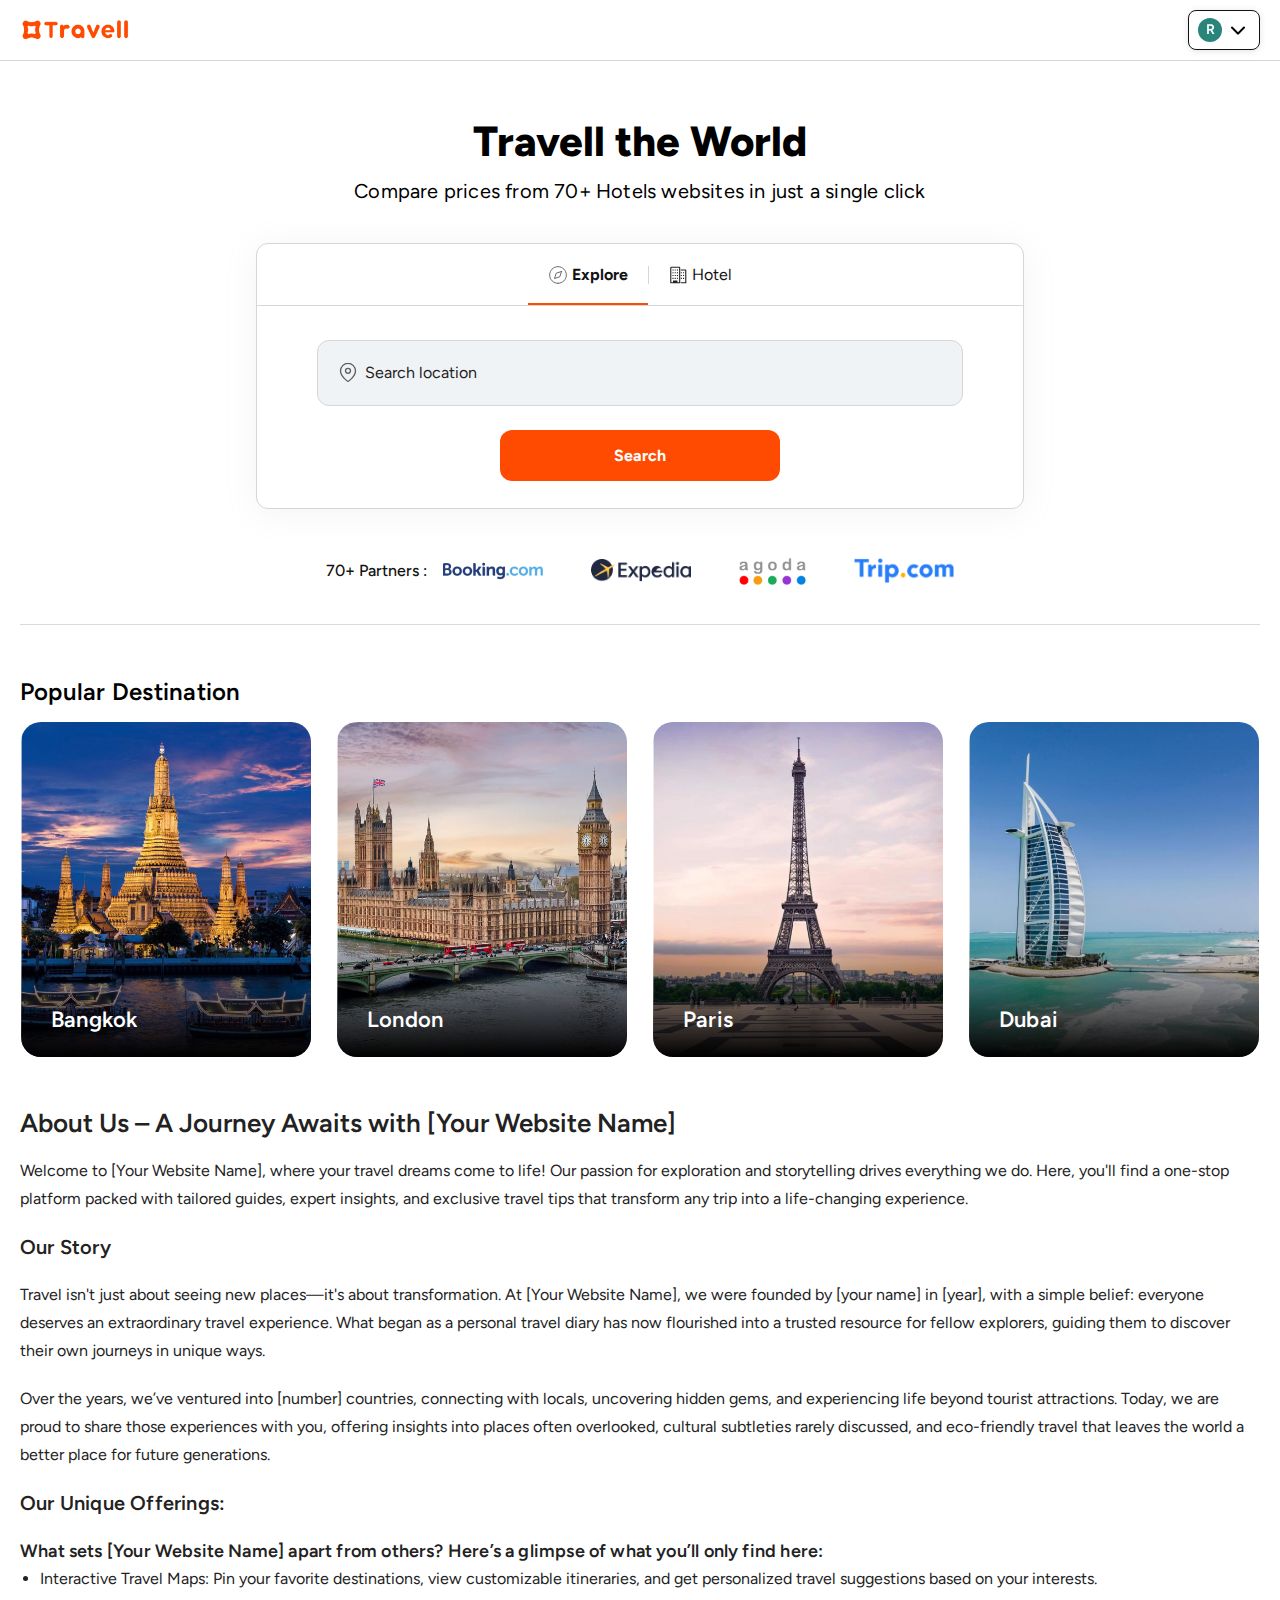
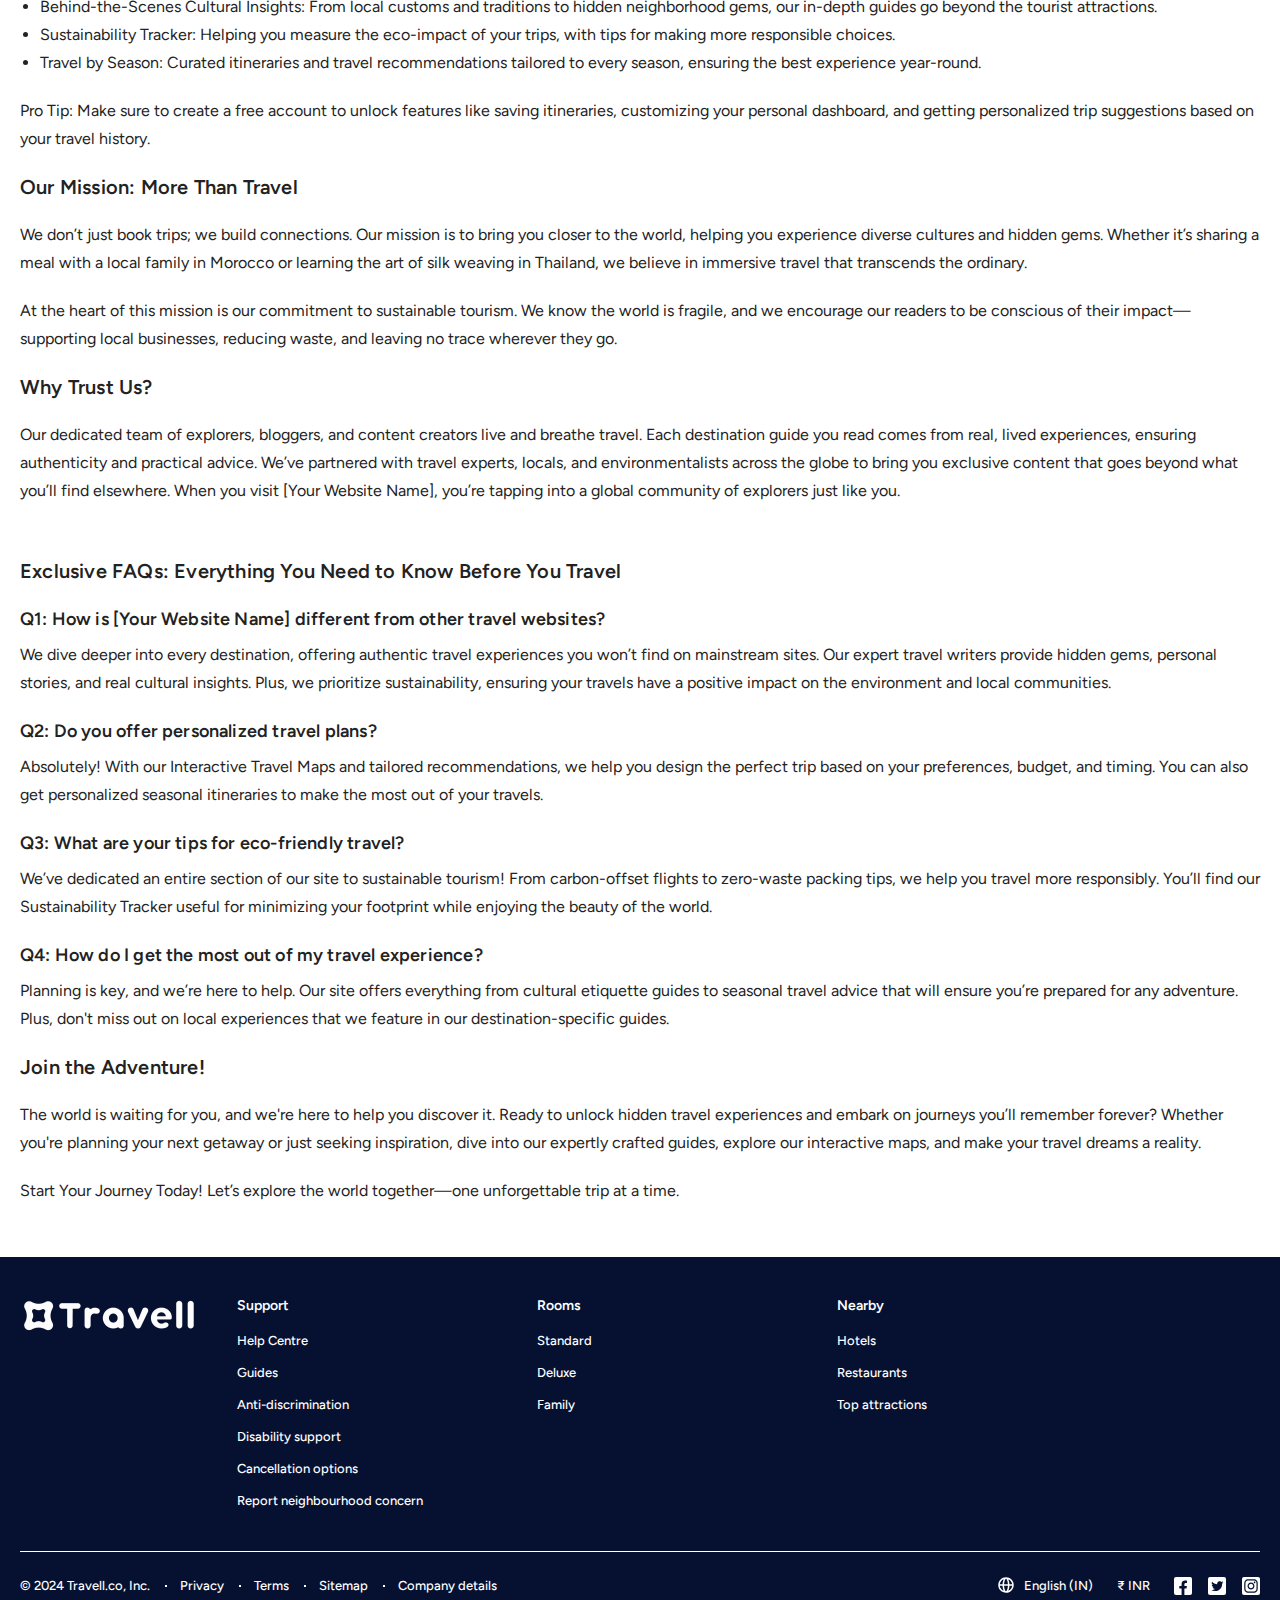
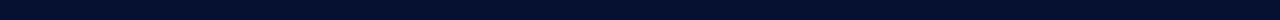
<file: home.html>
<!DOCTYPE html>
<html lang="en">
  <head>
    <title>Travell - Listing</title>
    <meta charset="utf-8">
    <meta name="viewport" content="width=device-width, initial-scale=1">

    <link rel="preconnect" href="https://fonts.googleapis.com">
    <link rel="preconnect" href="https://fonts.gstatic.com" crossorigin>
    <link href="https://fonts.googleapis.com/css2?family=Figtree:ital,wght@0,300..900;1,300..900&display=swap" rel="stylesheet">
    <link rel="stylesheet" href="https://cdnjs.cloudflare.com/ajax/libs/font-awesome/4.7.0/css/font-awesome.min.css">
    
    <script type="text/javascript" src="js/jquery.min.js"></script>
    <script type="text/javascript" src="js/bootstrap.bundle.min.js"></script>
    <script type="text/javascript" src="js/jquery-ui-datepicker.min.js"></script>

    <link rel="stylesheet" href="css/bootstrap.min.css">
    <link rel="stylesheet" href="css/style.css">
    <link rel="stylesheet" href="css/calendar.css" media="screen">
    <link rel="stylesheet" href="css/responsive.css">
  </head>
  <body>
    <!--HEADER-->
    <header id="header">
      <div class="container">
        <div class="row">
          <div class="col-sm-12">
            <div class="tr-header">
              <div class="tr-hamburgers-logo">
                <div class="tr-hamburgers"></div>
                <div class="tr-logo">
                  <a href="/">
                    <img loading="lazy" src="images/travell-small-logo.png" alt="travell-logo">
                  </a>
                </div>
              </div>
              <div class="tr-logo tr-desktop">
                <a href="/">
                  <img loading="lazy" src="images/travell-logo.png" alt="travell-logo">
                </a>
              </div>
              <div class="tr-login-section">
                <!--Below Button for signin - currently it hide-->
                <button class="tr-login" style="display: none;">Sign in</button>
                <button class="tr-logged"><div class="tr-username">R</div></button>
                <div class="tr-myaccount-modal">
                  <div class="tr-mz-myaccount-info">
                    <ul>
                      <li class="tr-my-profile-link"><a href="javascript:void(0);">My profile</a></li>
                      <li class="tr-my-trip-link"><a href="javascript:void(0);">My trips</a></li>
                    </ul>
                  </div>
                  <div class="tr-mz-myaccount-info">
                    <ul>
                      <li class="tr-my-settings-link"><a href="javascript:void(0);">Settings</a></li>
                      <li class="tr-logout-link"><a href="javascript:void(0);">Logout</a></li>
                    </ul>
                  </div>
                </div>
              </div>
            </div>
          </div>
        </div>
      </div>
    </header>

    <!-- Mobile Navigation-->
    <div class="tr-mobile-nav-section">
      <div class="tr-mobile-nav-content">
        <button type="button" class="btn-nav-close" id=""></button>
        <div class="tr-nav-header">
          <div class="tr-logo">
            <img src="images/travell-small-logo.png" alt="travell small logo">
          </div>
          <div class="tr-location">London</div>
        </div>
        <div class="tr-mobile-nav-lists">
          <ul>
            <li><svg width="20" height="20" viewBox="0 0 20 20" fill="none" xmlns="http://www.w3.org/2000/svg"><path d="M2.5 7.49984L10 1.6665L17.5 7.49984V16.6665C17.5 17.1085 17.3244 17.5325 17.0118 17.845C16.6993 18.1576 16.2754 18.3332 15.8333 18.3332H4.16667C3.72464 18.3332 3.30072 18.1576 2.98816 17.845C2.67559 17.5325 2.5 17.1085 2.5 16.6665V7.49984Z" stroke="#222222" stroke-linecap="round" stroke-linejoin="round"/><path d="M7.5 18.3333V10H12.5V18.3333" stroke="#222222" stroke-linecap="round" stroke-linejoin="round"/></svg>Explore</li>
            <li><svg width="20" height="20" viewBox="0 0 20 20" fill="none" xmlns="http://www.w3.org/2000/svg"><path d="M2.5 7.49984L10 1.6665L17.5 7.49984V16.6665C17.5 17.1085 17.3244 17.5325 17.0118 17.845C16.6993 18.1576 16.2754 18.3332 15.8333 18.3332H4.16667C3.72464 18.3332 3.30072 18.1576 2.98816 17.845C2.67559 17.5325 2.5 17.1085 2.5 16.6665V7.49984Z" stroke="#222222" stroke-linecap="round" stroke-linejoin="round"/><path d="M7.5 18.3333V10H12.5V18.3333" stroke="#222222" stroke-linecap="round" stroke-linejoin="round"/></svg>Hotels</li>
            <li><svg width="18" height="17" viewBox="0 0 18 17" fill="none" xmlns="http://www.w3.org/2000/svg"><path d="M11.6677 8.21686L11.4782 8.25293L11.4075 8.43241L8.58835 15.5894L7.6097 15.7757L8.3748 9.30726L8.4309 8.83302L7.96178 8.92232L3.5739 9.75759L3.37156 9.79611L3.30699 9.99171L2.47522 12.5116L1.87823 12.6253L1.98228 9.2217L1.98466 9.14395L1.95388 9.07252L0.606627 5.94522L1.20367 5.83157L2.90392 7.86957L3.03583 8.02769L3.23812 7.98919L7.626 7.15392L8.09517 7.0646L7.86869 6.64412L4.77982 0.909331L5.75841 0.723048L11.0099 6.34373L11.1416 6.48469L11.3311 6.44861L15.7902 5.59979C16.0247 5.55515 16.2673 5.60549 16.4647 5.73973L16.6615 5.45033L16.4647 5.73973C16.6621 5.87398 16.798 6.08113 16.8426 6.31561C16.8873 6.55009 16.8369 6.79271 16.7027 6.99007L16.9921 7.18692L16.7027 6.99007C16.5685 7.18744 16.3613 7.3234 16.1268 7.36803L11.6677 8.21686Z" stroke="black" stroke-width="0.7"></path></svg>Flights</li>
            <li><svg width="20" height="17" viewBox="0 0 20 17" fill="none" xmlns="http://www.w3.org/2000/svg"><path d="M17.0835 9.43359H14.8335M3.58349 9.43359H5.83349M17.4116 5.68359L15.9485 1.78191C15.7289 1.19645 15.1693 0.808594 14.544 0.808594H6.12299C5.49773 0.808594 4.93804 1.19645 4.7185 1.78191L3.25537 5.68359M17.4116 5.68359L17.6299 6.26568C17.7524 6.59225 18.0646 6.80859 18.4133 6.80859C18.9068 6.80859 19.293 7.23341 19.2463 7.72462L18.8335 12.0586M17.4116 5.68359H18.9585M3.25537 5.68359L3.03708 6.26568C2.91462 6.59225 2.60243 6.80859 2.25366 6.80859C1.76023 6.80859 1.37395 7.23341 1.42073 7.72462L1.83349 12.0586M3.25537 5.68359H1.70849M1.83349 12.0586L1.95418 13.3258C2.0275 14.0957 2.67408 14.6836 3.44742 14.6836H3.5835M1.83349 12.0586V12.0586C1.55735 12.0586 1.3335 12.2824 1.3335 12.5586V15.0586C1.3335 15.4728 1.66928 15.8086 2.0835 15.8086H2.8335C3.24771 15.8086 3.5835 15.4728 3.5835 15.0586V14.6836M3.5835 14.6836H17.0835M17.0835 14.6836H17.2196C17.9929 14.6836 18.6395 14.0957 18.7128 13.3258L18.8335 12.0586M17.0835 14.6836V15.0586C17.0835 15.4728 17.4193 15.8086 17.8335 15.8086H18.5835C18.9977 15.8086 19.3335 15.4728 19.3335 15.0586V12.5586C19.3335 12.2825 19.1096 12.0586 18.8335 12.0586V12.0586M6.24161 3.33425L5.41255 5.82142C5.25067 6.30707 5.61214 6.80859 6.12406 6.80859H14.5429C15.0548 6.80859 15.4163 6.30707 15.2544 5.82142L14.4254 3.33425C14.2212 2.72174 13.648 2.68359 13.0024 2.68359H7.66463C7.01899 2.68359 6.44578 2.72174 6.24161 3.33425Z" stroke="black" stroke-width="0.7" stroke-linecap="round" stroke-linejoin="round"></path></svg>Cars</li>
          </ul>
        </div>
        <div class="tr-mobile-nav-lists">
          <ul>
            <li><svg width="20" height="21" viewBox="0 0 20 21" fill="none" xmlns="http://www.w3.org/2000/svg"><path d="M16.6719 6.14307H3.33854C2.41807 6.14307 1.67188 6.88926 1.67188 7.80973V16.1431C1.67188 17.0635 2.41807 17.8097 3.33854 17.8097H16.6719C17.5923 17.8097 18.3385 17.0635 18.3385 16.1431V7.80973C18.3385 6.88926 17.5923 6.14307 16.6719 6.14307Z" stroke="#222222" stroke-linecap="round" stroke-linejoin="round"></path><path d="M13.3385 17.8091V4.47575C13.3385 4.03372 13.1629 3.6098 12.8504 3.29724C12.5378 2.98468 12.1139 2.80908 11.6719 2.80908H8.33854C7.89651 2.80908 7.47259 2.98468 7.16003 3.29724C6.84747 3.6098 6.67188 4.03372 6.67188 4.47575V17.8091" stroke="#222222" stroke-linecap="round" stroke-linejoin="round"></path></svg>Write a review</li>
            <li><svg width="20" height="21" viewBox="0 0 20 21" fill="none" xmlns="http://www.w3.org/2000/svg"><path d="M16.6719 6.14307H3.33854C2.41807 6.14307 1.67188 6.88926 1.67188 7.80973V16.1431C1.67188 17.0635 2.41807 17.8097 3.33854 17.8097H16.6719C17.5923 17.8097 18.3385 17.0635 18.3385 16.1431V7.80973C18.3385 6.88926 17.5923 6.14307 16.6719 6.14307Z" stroke="#222222" stroke-linecap="round" stroke-linejoin="round"></path><path d="M13.3385 17.8091V4.47575C13.3385 4.03372 13.1629 3.6098 12.8504 3.29724C12.5378 2.98468 12.1139 2.80908 11.6719 2.80908H8.33854C7.89651 2.80908 7.47259 2.98468 7.16003 3.29724C6.84747 3.6098 6.67188 4.03372 6.67188 4.47575V17.8091" stroke="#222222" stroke-linecap="round" stroke-linejoin="round"></path></svg>Trips</li>
          </ul>
        </div>
        <div class="tr-mobile-nav-lists">
          <h4>Company</h4>
          <ul>
            <li><a href="javascript:void(0);">About us</a></li>
            <li><a href="javascript:void(0);">Contact us</a></li>
            <li><a href="javascript:void(0);">Traveller’s Choice</a></li>
            <li><a href="javascript:void(0);">Travel stories</a></li>
            <li><a href="javascript:void(0);">Help</a></li>
          </ul>
        </div>
        <div class="tr-actions">
          <button class="tr-btn tr-write-review">Sign up / Log in</button>
        </div>
      </div>
    </div>

    <div class="tr-home-page">
      <div class="container">
        <div class="row">
          <div class="col-sm-12">
            <div class="tr-heading-section">
              <h1>Travell the World</h1>
              <h2>Compare prices from 70+ Hotels websites in just a single click</h2>
            </div>

            <!--HOTEL SEARCHES FORM- START-->
            <div class="tr-search-hotel tr-search-home-page">
              <div class="tr-header">
                <div class="tr-nav-tabs show">
                  <div class="tr-explore-tab active" data-tab="exploreForm"><span><img src="images/icons/compass-icon.svg" alt="Compass Icon">Explore</span></div>
                  <div class="tr-hotel-tab" data-tab="hotelForm"><span><img src="images/icons/clarity_building-line-black-icon.svg" alt="Clarity Building Line Icon"/>Hotel</span></div>
                </div>
              </div>

              <div class="tr-find-hotels show">
                <div class="tr-explore-and-hotel-form">
                  <button type="button" class="btn-close" id="btnClose"></button>
                  <form class="tr-explore-form open" id="exploreForm">
                    <div class="tr-form-section">
                      <div class="tr-form-fields">
                        <div class="col tr-mobile">
                          <div class="tr-mobile-where">
                            <label class="tr-lable">Where to?</label>
                            <div class="tr-location-label">Search location</div>
                          </div>
                        </div>
                        <div class="col tr-form-where">
                          <div class="tr-mobile tr-close-btn">Where are you going?</div>
                          <input type="text" class="form-control" id="searchLocation" placeholder="Search location" name="where" autocomplete="off">
                          <div class="tr-recent-searchs-modal" id="recentSearchLocation">
                            <div class="tr-enable-location">Around Current Location</div>
                            <h5>Recent searches</h5>
                            <ul>
                              <li>
                                <div class="tr-place-info">
                                  <div class="tr-location-icon"></div>
                                  <div class="tr-location-info">
                                    <div class="tr-hotel-name">London Hotels</div>
                                    <div class="tr-hotel-city">England, United Kingdom</div>
                                  </div>
                                </div>
                              </li>
                              <li>
                                <div class="tr-place-info">
                                  <div class="tr-location-icon"></div>
                                  <div class="tr-location-info">
                                    <div class="tr-hotel-name">Morocco</div>
                                    <div class="tr-hotel-city">North Africa</div>
                                  </div>
                                </div>
                              </li>
                            </ul>
                          </div>
                          <div class="col tr-form-btn">
                            <button type="button" class="tr-btn tr-mobile">Countinue</button>
                          </div>
                        </div>
                      </div>
                      <div class="col tr-form-btn">
                        <button type="submit" class="tr-btn tr-popup-btn" id="hotelSearchSubmit">Search</button>
                      </div>
                    </div>
                  </form>
                  <form class="tr-hotel-form" id="hotelForm">
                    <div class="tr-form-section">
                      <div class="tr-date-section">
                        <input type="text" class="tr-room-guest" placeholder="1 room, 2 guests" id="totalRoomAndGuest" value="" name="" readonly="">
                        <div class="tr-add-edit-guest-count">
                          <div class="tr-guests-modal">
                            <div class="tr-add-edit-guest tr-total-num-of-rooms">
                              <div class="tr-guest-type">
                                <label class="tr-guest">Room</label>
                              </div>
                              <div class="tr-qty-box">
                                <button class="minus disabled" value="minus">-</button>
                                <input type="text" id="totalRoom" value="1" min="1" max="10" name="" readonly="">
                                <button class="plus" value="plus">+</button>
                              </div>
                            </div>
                            <div class="tr-add-edit-guest tr-total-guest">
                              <div class="tr-guest-type">
                                <label class="tr-guest">Adults</label>
                                <div class="tr-age">Ages 13 or above</div>
                              </div>
                              <div class="tr-qty-box">
                                <button class="minus disabled" value="minus">-</button>
                                <input type="text" id="totalAdultsGuest" value="2" min="1" max="10" name="" readonly="">
                                <button class="plus" value="plus">+</button>
                              </div>
                            </div>
                            <div class="tr-add-edit-guest tr-total-children">
                              <div class="tr-guest-type">
                                <label class="tr-guest">Children</label>
                                <div class="tr-age">Ages 2 - 12</div>
                              </div>
                              <div class="tr-qty-box">
                                <button class="minus disabled" value="minus">-</button>
                                <input type="text" id="totalChildrenGuest" value="0" min="1" max="10" name="" readonly="">
                                <button class="plus" value="plus">+</button>
                              </div>
                            </div>
                            <div class="tr-add-edit-guest tr-total-infants">
                              <div class="tr-guest-type">
                                <label class="tr-guest">Infants</label>
                                <div class="tr-age">Under 2</div>
                              </div>
                              <div class="tr-qty-box">
                                <button class="minus disabled" value="minus">-</button>
                                <input type="text" id="totalChildrenInfants" value="0" min="1" max="10" name="" readonly="">
                                <button class="plus" value="plus">+</button>
                              </div>
                            </div>
                          </div>
                        </div>
                      </div>
                      <div class="tr-form-fields">
                        <div class="col tr-mobile">
                          <div class="tr-mobile-where">
                            <label class="tr-lable">Where to?</label>
                            <div class="tr-location-label">Search destinations</div>
                          </div>
                        </div>
                        <div class="col tr-mobile">
                          <div class="tr-mobile-when">
                            <label class="tr-lable">When</label>
                            <div class="tr-add-dates">Add dates</div>
                          </div>
                        </div>
                        <div class="col tr-form-where">
                          <div class="tr-mobile tr-close-btn">Where are you going?</div>
                          <label for="searchDestinations">Where</label>
                          <input type="text" class="form-control" id="searchDestinations" placeholder="Search destinations" name="" autocomplete="off">
                          <div class="tr-recent-searchs-modal" id="recentSearchsDestination">
                            <div class="tr-enable-location">Around Current Location</div>
                            <h5>Recent searches</h5>
                            <ul>
                              <li>
                                <div class="tr-place-info">
                                  <div class="tr-location-icon"></div>
                                  <div class="tr-location-info">
                                    <div class="tr-hotel-name">London Hotels</div>
                                    <div class="tr-hotel-city">England, United Kingdom</div>
                                  </div>
                                </div>
                              </li>
                              <li>
                                <div class="tr-place-info">
                                  <div class="tr-location-icon"></div>
                                  <div class="tr-location-info">
                                    <div class="tr-hotel-name">Morocco</div>
                                    <div class="tr-hotel-city">North Africa</div>
                                  </div>
                                </div>
                              </li>
                            </ul>
                          </div>
                          <div class="col tr-form-btn">
                            <button type="button" class="tr-btn tr-mobile">Countinue</button>
                          </div>
                        </div>
                        <div class="col tr-form-booking-date">
                          <div class="tr-form-checkin">
                            <label for="checkInInput1">Check in</label>
                            <input type="text" value="" class="form-control checkIn" id="checkInInput1" placeholder="Add dates" name="" autocomplete="off" readonly>
                          </div>
                          <div class="tr-form-checkout">
                            <label for="checkOutInput1">Check out</label>
                            <input type="text" value=""class="form-control checkOut" id="checkOutInput1" placeholder="Add dates" name="checkOut" autocomplete="off" readonly>
                          </div>
                          <div class="tr-calenders-modal" id="calendarsModal">
                            <div id="calendarPair1" class="calendarPair">
                              <div class="navigation">
                                <button type="button" class="prevMonth" id="prevMonth1">Previous</button>
                                <button type="button" class="nextMonth" id="nextMonth1">Next</button>
                              </div>
                              <div class="custom-calendar checkInCalendar" id="checkInCalendar1">
                                <div class="monthYear"></div>
                                <div class="calendarBody"></div>
                              </div>
                              <div class="custom-calendar checkOutCalendar" id="checkOutCalendar1">
                                <div class="monthYear"></div>
                                <div class="calendarBody"></div>
                              </div>
                              <button type="button" class="tr-clear-details" hidden id="reset1">Clear dates</button>
                            </div>
                          </div>
                          <div class="col tr-form-btn">
                            <button type="button" class="tr-btn tr-mobile">Next</button>                        
                          </div>
                        </div>
                        <div class="col tr-form-who">
                          <label for="totalRoomAndGuest">Who</label>
                          <input type="text" class="form-control" id="homeTotalRoomAndGuest" placeholder="Add guests" name="" autocomplete="off" readonly>
                          <!-- Don't delete below element - guestQtyModal  -->
                          <div class="tr-guests-modal" id="guestQtyModal"></div>
                        </div>
                      </div>
                      <div class="col tr-form-btn">
                        <button type="submit" class="tr-btn tr-popup-btn" id="hotelSearchSubmit">Search</button>
                      </div>
                    </div>
                  </form>
                </div>
              </div>
            </div>
            <!--HOTEL SEARCHES FORM- START-->

            <!--PARTNERS - START-->
            <div class="tr-partners-section tr-partners-home-section">
              <div class="tr-partners-title">70+ Partners :</div>
              <div class="tr-partners-lists">
                <div class="tr-partners-list">
                  <img src="images/booking.png" alt="Booking"/>
                </div>
                <div class="tr-partners-list">
                  <img src="images/expedia.png" alt="expedia"/>
                </div>
                <div class="tr-partners-list">
                  <img src="images/agoda.png" alt="agoda"/>
                </div>
                <div class="tr-partners-list">
                  <img src="images/trip.png" alt="trip"/>
                </div>
              </div>
            </div>
            <!--PARTNERS - END-->

            <!--Popular Destination - START-->
            <div class="tr-popular-destination">
              <h3>Popular Destination</h3>
              <div class="row tr-popular-destination-lists">
                <div class="tr-popular-destination-list">
                  <a href="javascript:void(0):">
                    <div class="tr-destination-img">
                        <img loading="lazy" src="images/popular-destination-1.jpg" alt="Popular Destination">
                    </div>
                    <h3 class="tr-destination-name">Bangkok</h3>
                  </a>
                </div>
                <div class="tr-popular-destination-list">
                  <a href="javascript:void(0):">
                    <div class="tr-destination-img">
                        <img loading="lazy" src="images/popular-destination-2.jpg" alt="Popular Destination">
                    </div>
                    <h3 class="tr-destination-name">London</h3>
                  </a>
                </div>
                <div class="tr-popular-destination-list">
                  <a href="javascript:void(0):">
                    <div class="tr-destination-img">
                        <img loading="lazy" src="images/popular-destination-3.jpg" alt="Popular Destination">
                    </div>
                    <h3 class="tr-destination-name">Paris</h3>
                  </a>
                </div>
                <div class="tr-popular-destination-list">
                  <a href="javascript:void(0):">
                    <div class="tr-destination-img">
                        <img loading="lazy" src="images/popular-destination-4.jpg" alt="Popular Destination">
                    </div>
                    <h3 class="tr-destination-name">Dubai</h3>
                  </a>
                </div>
              </div>
            </div>
            <!--Popular Destination - END-->

            <!--About Us/FAQ's - START-->
            <div class="tr-single-page">
              <div class="tr-about-us-home-section">
                <h1>About Us – A Journey Awaits with [Your Website Name]</h1>
                <p>Welcome to [Your Website Name], where your travel dreams come to life! Our passion for exploration and storytelling drives everything we do. Here, you'll find a one-stop platform packed with tailored guides, expert insights, and exclusive travel tips that transform any trip into a life-changing experience.</p>

                <h2>Our Story</h2>
                <p>Travel isn't just about seeing new places—it's about transformation. At [Your Website Name], we were founded by [your name] in [year], with a simple belief: everyone deserves an extraordinary travel experience. What began as a personal travel diary has now flourished into a trusted resource for fellow explorers, guiding them to discover their own journeys in unique ways.</p>
                <p>Over the years, we’ve ventured into [number] countries, connecting with locals, uncovering hidden gems, and experiencing life beyond tourist attractions. Today, we are proud to share those experiences with you, offering insights into places often overlooked, cultural subtleties rarely discussed, and eco-friendly travel that leaves the world a better place for future generations.</p>

                <h2>Our Unique Offerings:</h2>
                <h3>What sets [Your Website Name] apart from others? Here’s a glimpse of what you’ll only find here:</h3>
                <ul>
                  <li>Interactive Travel Maps: Pin your favorite destinations, view customizable itineraries, and get personalized travel suggestions based on your interests.</li>
                  <li>Behind-the-Scenes Cultural Insights: From local customs and traditions to hidden neighborhood gems, our in-depth guides go beyond the tourist attractions.</li>
                  <li>Sustainability Tracker: Helping you measure the eco-impact of your trips, with tips for making more responsible choices.</li>
                  <li>Travel by Season: Curated itineraries and travel recommendations tailored to every season, ensuring the best experience year-round.</li>  
                </ul>
                <p>Pro Tip: Make sure to create a free account to unlock features like saving itineraries, customizing your personal dashboard, and getting personalized trip suggestions based on your travel history.</p>

                <h2>Our Mission: More Than Travel</h2>
                <p>We don’t just book trips; we build connections. Our mission is to bring you closer to the world, helping you experience diverse cultures and hidden gems. Whether it’s sharing a meal with a local family in Morocco or learning the art of silk weaving in Thailand, we believe in immersive travel that transcends the ordinary.</p>

                <p>At the heart of this mission is our commitment to sustainable tourism. We know the world is fragile, and we encourage our readers to be conscious of their impact—supporting local businesses, reducing waste, and leaving no trace wherever they go.</p>

                <h2>Why Trust Us?</h2>
                <p>Our dedicated team of explorers, bloggers, and content creators live and breathe travel. Each destination guide you read comes from real, lived experiences, ensuring authenticity and practical advice. We’ve partnered with travel experts, locals, and environmentalists across the globe to bring you exclusive content that goes beyond what you’ll find elsewhere. When you visit [Your Website Name], you’re tapping into a global community of explorers just like you.</p>

                <div class="tr-faqs-section">
                  <h2>Exclusive FAQs: Everything You Need to Know Before You Travel</h2>

                  <h3>Q1: How is [Your Website Name] different from other travel websites?</h3>
                  <p>We dive deeper into every destination, offering authentic travel experiences you won’t find on mainstream sites. Our expert travel writers provide hidden gems, personal stories, and real cultural insights. Plus, we prioritize sustainability, ensuring your travels have a positive impact on the environment and local communities.</p>

                  <h3>Q2: Do you offer personalized travel plans?</h3>
                  <p>Absolutely! With our Interactive Travel Maps and tailored recommendations, we help you design the perfect trip based on your preferences, budget, and timing. You can also get personalized seasonal itineraries to make the most out of your travels.</p>

                  <h3>Q3: What are your tips for eco-friendly travel?</h3>
                  <p>We’ve dedicated an entire section of our site to sustainable tourism! From carbon-offset flights to zero-waste packing tips, we help you travel more responsibly. You’ll find our Sustainability Tracker useful for minimizing your footprint while enjoying the beauty of the world.</p>

                  <h3>Q4: How do I get the most out of my travel experience?</h3>
                  <p>Planning is key, and we’re here to help. Our site offers everything from cultural etiquette guides to seasonal travel advice that will ensure you’re prepared for any adventure. Plus, don't miss out on local experiences that we feature in our destination-specific guides.</p>
                </div>

                <h2>Join the Adventure!</h2>
                <p>The world is waiting for you, and we're here to help you discover it. Ready to unlock hidden travel experiences and embark on journeys you’ll remember forever? Whether you're planning your next getaway or just seeking inspiration, dive into our expertly crafted guides, explore our interactive maps, and make your travel dreams a reality.</p>
                <p>Start Your Journey Today! Let’s explore the world together—one unforgettable trip at a time.</p>
              </div>
            </div>
            <!--About Us/FAQ's - END-->
          </div>
        </div>
      </div>
    </div>

    <!--FOOTER-->
    <footer>
      <div class="container">
        <div class="row">
          <div class="col-sm-12">
            <div class="tr-footer-top">
              <div class="tr-footer-logo">
                <a href="javascript:void(0);"><img loading="lazy" src="images/travell-white-logo.png" alt="travell-white-logo"></a>
                <div class="tr-copy-right tr-mobile">&copy; 2024 Travell.co, Inc.</div>
              </div>
              <div class="tr-footer-links-section">
                <div class="tr-footer-links-left-col">
                  <div class="tr-footer-links">
                    <h5>Support</h5>
                    <ul>
                      <li><a href="javascript:void(0);">Help Centre</a></li>
                      <li><a href="javascript:void(0);">Guides</a></li>
                      <li><a href="javascript:void(0);">Anti-discrimination</a></li>
                      <li><a href="javascript:void(0);">Disability support</a></li>
                      <li><a href="javascript:void(0);">Cancellation options</a></li>
                      <li><a href="javascript:void(0);">Report neighbourhood concern</a></li>
                    </ul>
                  </div>
                </div>
                <div class="tr-footer-links-right-col">
                  <div class="tr-footer-links">
                    <h5>Rooms</h5>
                    <ul>
                      <li><a href="javascript:void(0);">Standard</a></li>
                      <li><a href="javascript:void(0);">Deluxe</a></li>
                      <li><a href="javascript:void(0);">Family</a></li>
                    </ul>
                  </div>
                  <div class="tr-footer-links">
                    <h5>Nearby</h5>
                    <ul>
                      <li><a href="javascript:void(0);">Hotels</a></li>
                      <li><a href="javascript:void(0);">Restaurants</a></li>
                      <li><a href="javascript:void(0);">Top attractions</a></li>
                    </ul>
                  </div>
                </div>
              </div>
            </div>
            <div class="tr-footer-bottom">
              <div class="tr-another-links">
                <ul>
                  <li>&copy; 2024 Travell.co, Inc.</li>
                  <li><a href="javascript:void(0);">Privacy</a></li>
                  <li><a href="javascript:void(0);">Terms</a></li>
                  <li><a href="javascript:void(0);">Sitemap</a></li>
                  <li><a href="javascript:void(0);">Company details</a></li>
                </ul>
              </div>
              <div class="tr-social-links">
                <ul>
                  <li>English (IN)</li>
                  <li>&#8377; INR</li>
                  <li><a href="javascript:void(0);" class="tr-facebook" title="Facebook" target="_blank"></a></li>
                  <li><a href="javascript:void(0);" class="tr-twitter" title="Twitter" target="_blank"></a></li>
                  <li><a href="javascript:void(0);" class="tr-instagram" title="Instagram" target="_blank"></a></li>
                </ul>
              </div>
            </div>
          </div>
        </div>
      </div>
    </footer>
    <div class="overlay" id="overLay"></div>
  </body>
</html>

<script type="text/javascript" src="js/common.js"></script>
</file>
<file: css/style.css>
* {margin: 0;padding: 0;box-sizing: border-box;}
@charset "UTF-8";
body {
  color: #000000;
  font-size: 14px;
  line-height: 1.42857;
  font-family: "Figtree", sans-serif;
  font-optical-sizing: auto;
  font-weight: 500;
  font-style: normal;
}
img {max-width: 100%;}
a {text-decoration: none;}
ul { margin: 0;padding: 0;}
li {list-style: none;}
h3,h4 {margin: 0}
p {margin: 0}
a:hover {
  text-decoration: none;
}
.container {
  width: 1264px;
  max-width: 100%;
  margin: 0 auto;
} 
body.modal-open {
  overflow: hidden;
/*  padding-right: 17px;*/
}
body.modal-open .tr-hotel-info-tabs {
  position: relative;
}
h2 {
  font-style: normal;
  font-weight: 600;
  font-size: 18px;
  line-height: 22px;
  letter-spacing: 0.01em;
  color: #000000;
}
h3 {
  font-family: "Figtree", sans-serif;
  font-style: normal;
  font-weight: 600;
  font-size: 24px;
  line-height: 29px;
  letter-spacing: 0.01em;
  color: #000000;
  padding:  0;
}
.tr-content-section {
  max-width: 640px;
}

.tr-btn {
  padding: 16px;
  background: #FF4B01;
  border-radius: 12px;
  font-weight: 700;
  font-size: 16px;
  line-height: 19px;
  color: #FFFFFF;
  width: 100%;
  border: none;
}

.animated-bg-1,
.tr-travel-site .tr-travel-price a.animated-bg-1 {
  color: transparent;
  background: linear-gradient(100deg, #eceff1 30%, #f6f7f8 50%, #eceff1 70%);
  background-size: 400%;
  animation: animatedBg1 1s ease-in-out infinite;
  text-indent: -9999px;
}
.animated-bg-2,
.tr-travel-site .tr-travel-price a.animated-bg-2 {
  color: transparent;
  animation-duration: 2s;
  animation-fill-mode: forwards;
  animation-iteration-count: infinite;
  animation-name: animatedBg2;
  animation-timing-function: linear;
  background-color: #D9E2E8;
  background: linear-gradient(to right, #eeeeee 8%, #bbbbbb 18%, #eeeeee 33%);
  background-size: 800px 104px;
  text-indent: -9999px;
}
@keyframes animatedBg1 {
  0% {
    background-position: 100% 50%;
  }
  100% {
    background-position: 0 50%;
  }
}
@keyframes animatedBg2 {
  0% {
    background-position: -800px 0
  }
  100% {
    background-position: 800px 0
  }
}

.is-loading {
  text-indent: -9999px;
}
.tr-loader {
  display: flex;
  justify-content: space-between;
  width: 100px;
  margin: auto;
  position: relative;
  top: -30px;
}
.tr-loader .ball {
  width: 15px;
  height: 15px;
  margin: 0 5px;
  background-color: #FFFFFF;
  border-radius: 50%;
  opacity: 0;
  transform: translateY(0);
  animation: bounce 1.2s infinite ease-in-out;
}
.tr-loader .ball:nth-child(1) {
  animation-delay: 0s;
}
.tr-loader .ball:nth-child(2) {
  animation-delay: 0.2s;
}
.tr-loader .ball:nth-child(3) {
  animation-delay: 0.4s;
}
.tr-loader .ball:nth-child(4) {
  animation-delay: 0.6s;
}
@keyframes bounce {
  0%, 100% {
    opacity: 1;
    transform: translateY(0);
  }
  50% {
    opacity: 0.3;
    transform: translateY(-5px);
  }
}
.tr-custom-scrollbar::-webkit-scrollbar {
  width: 10px;
}
.tr-custom-scrollbar::-webkit-scrollbar-track {
  box-shadow: inset 0 0 5px grey; 
  border-radius: 10px;
}
.tr-custom-scrollbar::-webkit-scrollbar-thumb {
  background: #D6D6D6; 
  border-radius: 10px;
}
.tr-custom-scrollbar::-webkit-scrollbar-thumb:hover {
  background: #D6D6D6; 
}
.tr-show-all a {
  font-weight: 600;
  font-size: 16px;
  line-height: 19px;
  letter-spacing: 0.01em;
  border-bottom: 1px solid #FF4B01;
  color: #FF4B01;
}
.tr-show-all a:hover {
  border-color: #ffffff;
}
button.tr-anchor-btn {
  font-weight: 600;
  font-size: 16px;
  line-height: 19px;
  letter-spacing: 0.01em;
  color: #FF4B01;
  border: none;
  border-bottom: 1px solid #FF4B01;
  background: transparent;
}
button.tr-anchor-btn:hover {
  border-color: transparent;
}
/*Custom Select Checkbox*/
.tr-check-box {
  cursor: pointer;
  position: relative;
  padding-left: 26px;
}
.tr-check-box input {
  position: absolute;
  opacity: 0;
  cursor: pointer;
  height: 0;
  width: 0;
}
.checkmark {
  background-color: #FFFFFF;
  border: 1px solid #6A6A6A;
  border-radius: 4px;
  position: absolute;
  top: 0;
  left: 0;
  height: 18px;
  width: 18px; 
}
.tr-check-box:hover input ~ .checkmark {
  background-color: #F0F3F5;
}
.tr-check-box input:checked ~ .checkmark {
  background-color: #000000;
}
.checkmark:after {
  content: "";
  position: absolute;
  display: none;
}
.tr-check-box input:checked ~ .checkmark:after {
  display: block;
}
.tr-check-box .checkmark:after {
  background-image: url(../images/icons/check-white-icon.svg);
  background-repeat: no-repeat;
  background-size: 14px;
  background-position: center;
  width: 18px;
  height: 18px;
  top: 0;
  left: 0;
}
/*Custom Select Box*/
.custom-select {
  display: flex;
  align-items: center;
}
.custom-select select {
  display: none;
}
.custom-select .select-selected {
  background-color: #ffffff;
}
.custom-select .select-selected:after {
  content: "";
  position: absolute;
  top: 0px;
  right: 0px;
  background-image: linear-gradient(to top, #e7e7e7, #f8f8f8);
  background-image: url(../images/chevron-down.png);
  background-repeat: no-repeat;
  background-position: top 6px right 10px;
  background-size: 24px;
  margin-left: 6px;
  width: 32px;
  height: 36px;
}
.custom-select .select-selected.select-arrow-active:after {
  transform: rotate(180deg);
  right: 10px;
}
.custom-select .select-selected {
  padding: 8px 16px;
  cursor: pointer;
  border: 1px solid #D6D6D6;
  border-radius: 80px;
  user-select: none;
  width: 134px;
  height: 36px;
  line-height: 18px;
  text-align: left;
}
.custom-select .select-items div {
  color: #222222;
  font-weight: 400;
  margin: 10px 0;
  padding: 4px 6px;
  position: relative;
  text-align: left;
}
.custom-select .select-items div:before {
  content: "";
  position: absolute;
  top: -6px;
  left: 0;
  width: 100%;
  height: 1px;
  border-top: 1px solid #D6D6D6;
}
.custom-select .select-items div.same-as-selected {
  background: #F0F3F5;
  border-radius: 8px;
  color: #222222;
  font-weight: 600;
}
.custom-select .select-items {
  position: absolute;
  top: 100%;
  right: 0;
  z-index: 99;
  padding: 5px 20px;
  background: #FFFFFF;
  box-shadow: 0px 4px 33.4px rgba(156, 156, 156, 0.12), 0px 4px 33.4px rgba(156, 156, 156, 0.12);
  border-radius: 12px;
  width: 190px;
}
.custom-select .select-items div:nth-of-type(1):before {
  border-color: #ffffff;
}
.custom-select .select-hide {
  display: none;
}

.list-content li {
  display: none;
}
.list-content li.visible {
  display: list-item;
}

/******* HEADER Start *******/
header {
  border-bottom: 1px solid #D6D6D6;
  position: -webkit-sticky;
  position: sticky;
  top: 0;
  background: #ffffff;
  z-index: 1001;
}
header .tr-header {
  display: flex;
  align-items: center;
  justify-content: space-between;
  padding: 10px 0;
}
header .tr-hamburgers-logo {
  display: none;
}
header .tr-hamburgers {
  background-image: url(../images/icons/menu-icon.svg);
  background-repeat: no-repeat;
  background-size: 24px;
  background-position: center;
  width: 24px;
  height: 24px;
  margin-right: 4px;
}
header .tr-header .tr-logo img {
  max-width: 110px;
}

header .tr-search-info-section {
  background: rgba(240, 243, 245, 0.4);
  border: 0.6px solid #D6D6D6;
  border-radius: 100px;
  padding: 7.2px 8px 7.2px 12px;
}
header .tr-search-info-section.hide {
  display: none;
}
header .tr-utility-nav {
  display: flex;
  flex-wrap: wrap;
  align-items: center;
}
header .tr-utility-nav .nav-item {
  border-left: 1px solid #D6D6D6;
  color: #222222;
  cursor: pointer;
  font-size: 14px;
  font-weight: 600;
  line-height: 16px;
  padding: 0 12px;
}
header .tr-utility-nav .nav-item:nth-of-type(1) {
  border-left: none;
}
header .tr-utility-nav .nav-item.tr-search-btn-icon {
  border-left: none;
  line-height: 9px;
  padding: 0 0 0 20px;
}
header .tr-utility-nav button.tr-serach-modal {
  background-image: url(../images/icons/search-white-icon.svg);
  background-repeat: no-repeat;
  background-position: center;
  background-size: 12px;
  border-radius: 50%;
  width: 28px;
  height: 28px;
  padding: 0;
}

header .tr-nav-tabs {
  display: none;
  justify-content: center;
  margin: 10px 0;
}
header .tr-nav-tabs.show {
  display: flex;
}
header .tr-nav-tabs > div {
  border-bottom: 1px solid transparent;
  margin: 0 20px;
}
header .tr-nav-tabs > div span {
  display: block;
  border-radius: 20px;
  font-size: 16px;
  font-weight: 400;
  line-height: 21px;
  color: #131313;
  cursor: pointer;
  padding: 9px 20px;
}
header .tr-nav-tabs > div span img {
  margin: -3px 4px 0 0;
}
header .tr-nav-tabs > div span:hover {
  background-color: #F0F3F5;
}
header .tr-nav-tabs > div.active {
  border-color: #000000;
}
header .tr-nav-tabs > div.active span {
  font-weight: 700;
}
header .tr-nav-tabs > div.active span:hover {
  background-color: #FFFFFF;
}
header .tr-nav-tabs.show.non-clickable div {
  pointer-events: none;
}
header .tr-mobile {
  display: none;
}
header .tr-header.explore-page .tr-utility-nav .nav-item.tr-dates,
header .tr-header.explore-page .tr-utility-nav .nav-item.tr-guest {
  display: none;
}

.tr-login-section {
  position: relative;
  cursor: pointer;
}
.tr-login-section .tr-login {
  background-color: #ffffff;
  background-image: url(../images/icons/user-circle-icon.svg);
  background-repeat: no-repeat;
  background-size: 24px;
  background-position: top 7px left 20px;
  border-radius: 8px;
  border: 1px solid #131313;
  font-size: 16px;
  font-weight: 600;
  line-height: 24.4px;
  color: #131313;
  padding: 7px 20px 7px 52px;
  filter: drop-shadow(0px 1px 3.4px rgba(156, 156, 156, 0.29));
}
.tr-login-section .tr-logged {
  background-color: #FFFFFF;
  background-image: url(../images/chevron-down.png);
  background-repeat: no-repeat;
  background-size: 24px;
  background-position: top 7px right 9px;
  border-radius: 8px;
  border: 1px solid #131313;
  font-size: 16px;
  font-weight: 600;
  padding: 7.2px 37px 7.2px 9px;
  filter: drop-shadow(0px 1px 3.4px rgba(156, 156, 156, 0.29));
}
.tr-login-section .tr-logged.active {
  background-image: url(../images/chevron-up.png);
}
.tr-login-section .tr-logged .tr-username {
  background-color: #29857A;
  font-size: 14px;
  line-height: 24.4px;
  color: #FFFFFF;
  width: 24px;
  height: 24px;
  border-radius: 50%;
  text-align: center;
}
.tr-myaccount-modal {
  display: none;
  flex-direction: column;
  padding: 24px 20px;
  position: absolute;
  top: 100%;
  right: 0;
  width: 206px;
  height: 224px;
  background: #FFFFFF;
  box-shadow: 0px 4px 33.4px rgba(156, 156, 156, 0.12), 0px 4px 33.4px rgba(156, 156, 156, 0.12);
  border-radius: 12px;
}
.tr-myaccount-modal.open {
  display: flex;
}
.tr-mz-myaccount-info:not(:first-child) {
  border-top: 1px solid rgba(94, 94, 94, 0.5);
  padding-top: 4px;
}
.tr-mz-myaccount-info li {
  margin-bottom: 5px;
}
.tr-mz-myaccount-info li a {
  background-repeat: no-repeat;
  background-size: 20px;
  background-position: top 7px left 9px;
  font-size: 16px;
  line-height: 20.4px;
  color: #222222;
  display: block;
  border-radius: 8px;
  border: 1px solid transparent;
  padding: 8px 5px 8px 36px;
  position: relative;
  transition: all .3s ease;
}
.tr-mz-myaccount-info li.tr-my-profile-link a {
  background-image: url(../images/icons/user-circle-icon.svg);
}
.tr-mz-myaccount-info li.tr-my-trip-link a {
  background-image: url(../images/icons/save-icon.svg);
  background-size: 18px;
}
.tr-mz-myaccount-info li.tr-my-settings-link a {
  background-image: url(../images/icons/settings-icon.svg);
}
.tr-mz-myaccount-info li.tr-logout-link a {
  background-image: url(../images/icons/log-out-icon.svg);
}
.tr-mz-myaccount-info ul li a:hover {
  background-color: #F0F3F5;
  border-color: #D6D6D6;
}
/******* HEADER End *******/

/******* Refresh Banner Start *******/
.tr-refresh-banner {
  display: flex;
  align-items: center;
  justify-content: center;
  background-color: #FB6161;
  font-size: 16px;
  font-weight: 600;
  color: #FFFFFF;
  padding: 10px;
}
.tr-refresh-banner .tr-refresh-btn {
  background-color: #FFFFFF;
  background-image: url(../images/icons/refresh-icon.svg);
  background-repeat: no-repeat;
  background-size: 20px;
  background-position: top 7px right 16px;
  border: 1px solid #FF4B01;
  border-radius: 8px;
  font-size: 14px;
  font-weight: 600;
  line-height: 20.4px;
  color: #FB6161;
  margin-left: 20px;
  padding: 7px 46px 7px 16px;
}
/******* Refresh Banner End *******/

/******* Hotel Search - Header Section - Start *******/
.tr-find-hotels {
  display: none;
  background: #FFFFFF;
  padding: 0 20px 12px;
}
.tr-find-hotels.show {
  display: block;
}
.tr-find-hotels .btn-close,
.tr-find-hotels .tr-nav-tabs.tr-mobile {
  display: none;
}
.tr-find-hotels form {
  display: none;
  background: rgba(240, 243, 245, 0.4);
  border: 0.6px solid #D6D6D6;
  border-radius: 50px;
  width: 850px;
  margin: 0 auto;
  padding: 6.6px 9px;
}
.tr-find-hotels form.open {
  display: block;
}
.tr-find-hotels form .tr-form-section {
  display: flex;
  justify-content: center;
}
.tr-find-hotels form .tr-form-fields {
  display: flex;
  justify-content: center;
} 
.tr-find-hotels .col {
  padding: 0;
  position: relative;
}
.tr-find-hotels .tr-form-who {
  padding-right: 24px;
}
.tr-find-hotels label {
  font-size: 14px;
  font-weight: 600;
  position: absolute;
  top: 6px;
  left: 24px;
}
.tr-find-hotels .tr-form-booking-date {
  display: flex;
  min-width: 292px;
  margin: 0 20px;
  padding: 0 20px;
  position: relative; 
}
.tr-find-hotels .tr-form-booking-date .tr-form-checkin,
.tr-find-hotels .tr-form-booking-date .tr-form-checkout {
  width: 50%;
  position: relative;
}
.tr-find-hotels .tr-form-booking-date:after,
.tr-find-hotels .tr-form-booking-date:before,
.tr-find-hotels .tr-form-booking-date .tr-form-checkout:after {
  content: "";
  position: absolute;
  top: 10px;
  width: 1px;
  height: 32px;
  background: #DDDDDE;
}
.tr-find-hotels .tr-form-booking-date:after {
  right: 0px;
}
.tr-find-hotels .tr-form-booking-date:before {
  left: 0px;
}
.tr-find-hotels .tr-form-booking-date .tr-form-checkout:after {
  left: -1px;
}
.tr-find-hotels input[type="text"] {
  font-size: 14px;
  line-height: 21.2px;
  color: #6A6A6A;
  border: none;
  background-color: transparent;
  border-radius: 30px;
  padding: 24px 5px 6px 24px;
/*  border-bottom: 1px solid transparent;*/
}
.tr-find-hotels input[type="text"]:focus {
  color: var(--bs-body-color);
  background-color: #FFFFFF;
  border-color: #86b7fe;
  box-shadow: none;
  border: none;
  outline: none;
}
.tr-find-hotels input[type="text"].is-focus{
  background-color: #FFFFFF;
/*  box-shadow: 0px 4px 33.4px rgba(156, 156, 156, 0.12), 0px 4px 33.4px rgba(156, 156, 156, 1);*/
  box-shadow: 1px 0px 20px rgba(156, 156, 156, 1);
}
.tr-find-hotels .tr-form-booking-date .tr-form-checkin input[type="text"] {
  border-radius: 30px 0 0 30px;
}
.tr-find-hotels .tr-form-booking-date .tr-form-checkout input[type="text"] {
  border-radius: 0 30px 30px 0;
}
.tr-find-hotels .tr-form-booking-date .tr-form-checkin.tr-right-border:before {
  background: #DDDDDE;
  content: "";
  position: absolute;
  top: 10px;
  right: 0;
  width: 1px;
  height: 32px;
  z-index: 2;
}
.tr-find-hotels .tr-form-booking-date .tr-form-checkin.tr-right-border:after {
  background: #fff;
  content: "";
  position: absolute;
  top: 0;
  right: 0;
  width: 20px;
  height: 100%;
  z-index: 1;
}
/*.tr-find-hotels .tr-form-booking-date input[type="text"].focus {
  background-color: #FFFFFF;
}*/
.tr-find-hotels input[type="text"]::placeholder {
  font-size: 14px;
  color: #6A6A6A;
  opacity: 1;
}
.tr-find-hotels input[type="text"]::-ms-input-placeholder {
  font-size: 14px;
  color: #6A6A6A;
}
.tr-find-hotels .tr-form-btn {
  max-width: 80px;
}
.tr-find-hotels .tr-btn {
  background-image: url(../images/icons/search-white-icon.svg);
  background-repeat: no-repeat;
  background-position: top 12px left 12px;
  background-size: 16px;
  border-radius: 50%;
  width: 40px;
  height: 40px; 
  margin-top: 5.5px;
  text-indent: -9999px;
}
/*Recently Search Modal*/
.tr-find-hotels .tr-recent-searchs-modal {
  padding: 16px;
  position: absolute;
  width: 326px;
  left: 0;
  top: 59px;
  background: #FFFFFF;
  border-radius: 0px 0px 12px 12px;
  display: none;
}
.tr-find-hotels .tr-recent-searchs-modal .tr-enable-location {
  background-image: url(../images/icons/location-enable-icon.svg);
  background-repeat: no-repeat;
  background-size: 32px;
  background-position: top 0px left 0px;
  font-weight: 600;
  line-height: 32px;
  padding: 0 0 20px 42px;
}
.tr-find-hotels .tr-recent-searchs-modal h5 {
  font-size: 14px;
  font-weight: 400;
  color: #6A6A6A;
}
.tr-find-hotels .tr-recent-searchs-modal ul {
  flex-wrap: wrap;
}
.tr-find-hotels .tr-recent-searchs-modal ul li {
  border-top: 1px solid #D6D6D6;
  padding: 16px 0;
}
.tr-find-hotels .tr-recent-searchs-modal ul li:first-child {
  padding-top: 0;
  border-top-color: transparent;
}
.tr-find-hotels .tr-recent-searchs-modal ul li:last-child {
  padding-bottom: 0;
}
.tr-find-hotels .tr-recent-searchs-modal .tr-place-info {
  display: flex;
  align-items: center;
  border-radius: 8px;
  cursor: pointer;
  padding: 8px 6px;
}
.tr-find-hotels .tr-recent-searchs-modal .tr-place-info:hover{
  background: #F7F7F7;
  border-radius: 8px;
}
.tr-find-hotels .tr-recent-searchs-modal .tr-location-icon {
  background-color: rgba(214, 214, 214, 0.3);
  background-image: url(../images/icons/map-pin-icon.svg);
  background-repeat: no-repeat;
  background-position: center;
  background-size: 16px;
  border-radius: 100px;
  width: 28px;
  height: 28px;
  margin-right: 10px;
}
.tr-find-hotels .tr-recent-searchs-modal .tr-location-info .tr-hotel-name {
  font-size: 14px;
  line-height: 17px;
  padding-bottom: 4px;
}
.tr-find-hotels .tr-recent-searchs-modal .tr-location-info .tr-hotel-city {
  font-size: 12px;
  line-height: 14px;
  color: #6A6A6A;
}
/*Calender-1 Modal Section - CheckIn/CheckOut*/
.tr-find-hotels .tr-form-booking-date .tr-calenders-modal {
  /*flex-wrap: nowrap;
  justify-content: space-between;*/
  width: 885px;
  position: absolute;
  left: calc(50% - 826px / 2);
  top: calc(100% + 19px);
  background: #FFFFFF;
  border-radius: 12px;
  padding: 46px 40px;
  display: none;
}
.tr-find-hotels .tr-form-booking-date .tr-calenders-modal .custom-calendar {
  width: 43.7%;
}
/*.tr-find-hotels .tr-form-booking-date .tr-calenders-modal #calendar1 .prevMonth,
.tr-find-hotels .tr-form-booking-date .tr-calenders-modal #calendar1 .nextMonth,
.tr-find-hotels .tr-form-booking-date .tr-calenders-modal #calendar2 .prevMonth {
  display: none;
}*/

/*Room and Guest Add/Edit Section*/
.tr-find-hotels .tr-guests-modal {
  display: none;
  background: #FFFFFF;
  border-radius: 12px;
  box-shadow: 0px 4px 33.4px rgba(156, 156, 156, 0.12), 0px 4px 33.4px rgba(156, 156, 156, 0.12);
  width: 400px;
  position: absolute;
  top: 59px;
  right: -49px;  
  padding: 9px 35px;
}
.tr-guests-modal .tr-add-edit-guest {
  display: flex;
  flex-wrap: nowrap;
  align-items: center; 
  justify-content: space-between;
  font-size: 16px;
  font-weight: 500;
  border-bottom: 1px solid #D6D6D6;
  padding: 16px 0;
}
.tr-guests-modal .tr-add-edit-guest:last-child  {
  border: none;
}
.tr-guests-modal label {
  font-size: 16px;
  font-weight: 500;
  position: static;
}
.tr-guests-modal .tr-add-edit-guest.tr-total-num-of-rooms {
  border-bottom: 0.8px solid rgba(94, 94, 94, 0.5);
}
.tr-guests-modal .tr-total-num-of-rooms .tr-guest {
  font-weight: 600;  
}
.tr-guests-modal .tr-age {
  font-size: 14px;
  color: #6A6A6A;
  line-height: 17px;
  padding-top: 4px;
}
.tr-guests-modal .tr-qty-box {
  display: flex;
  flex-wrap: nowrap;
  align-items: center;
  justify-content: space-between;
  width: 107px;
}
.tr-guests-modal input[type="text"] {
  font-size: 16px;
  width: 40px;
  padding: 8px 6px 6px;
  text-align: center;
}
.tr-guests-modal .tr-qty-box .minus,
.tr-guests-modal .tr-qty-box .plus {
  background-color: #FFFFFF;
  background-repeat: no-repeat;
  background-position: top 0px left 0px;
  background-size: 34px;
  border: none;
  cursor: pointer;
  width: 34px;
  height: 34px;
  text-indent: -9999px;
}
.tr-guests-modal .tr-qty-box .minus.disabled {
  background-image: url(../images/icons/minus-circle-icon.svg); 
}
.tr-guests-modal .tr-qty-box .plus {
  background-image: url(../images/icons/plus-circle-icon.svg);
}
.tr-guests-modal .tr-qty-box .minus {
  background-image: url(../images/icons/minus-circle-enable-icon.svg); 
}

/*Explore Form*/
.tr-find-hotels form.tr-explore-form {
  width: 410px;
}
.tr-find-hotels form.tr-explore-form .tr-form-where {
  padding-right: 24px;
}
.tr-find-hotels form.tr-explore-form input[type="text"] {
  background-image: url(../images/icons/map-pin-icon.svg);
  background-repeat: no-repeat;
  background-position: top 14px left 11px;
  background-size: 20px;
  width: 325px;
  padding: 15px 38px;
}

#overLay {
  background: #000;
  display: none;
  position: fixed;
  top: 0;
  right: 0;
  bottom: 0;
  left: 0;
  width: 100%;
  opacity: 0.8;
  z-index: 999;
}
#overLay.active {
  display: block;
}
/******* Hotel Search - Header Section - Start *******/

/******* Mobile Navigation Start *******/
.tr-mobile-nav-section {
  background: rgba(0, 0, 0, 0.6);
  position: fixed;
  top: 0;
  left: -100%;
  z-index: 1001;
  width: 100%;
  height: 100%;
  transition: all .3s ease;
}
.tr-mobile-nav-section.open {
  left: 0;
}
.tr-mobile-nav-content {
  width: 334px;
  max-width: 100%;
  padding: 32px 24px;
  background: #FFFFFF;
  position: absolute;
  top: 0;
  left: 0;
  bottom: 0;
  height: 100%;
  overflow-y: auto;
}
.tr-mobile-nav-content button.btn-nav-close {
  background-color: transparent;
  background-image: url(../images/icons/close-circle-icon.svg);
  background-repeat: no-repeat;
  background-position: center;
  background-size: 24px;
  border: none;
  width: 24px;
  height: 24px;
}
.tr-mobile-nav-content .tr-nav-header {
  display: flex;
  align-items: center;
  margin-top: 24px;
}
.tr-mobile-nav-content .tr-logo {
  width: 26px;
  margin-right: 4px;
}
.tr-mobile-nav-content .tr-mobile-nav-lists {
  border-top: 1px solid #E0E0E0;
  padding: 24px 0;
}
.tr-mobile-nav-content .tr-mobile-nav-lists:nth-of-type(2) {
  border-top: none;
}
.tr-mobile-nav-content h4 {
  color: #6A6A6A;
  font-size: 14px;
  font-weight: 600;
  margin-bottom: 16px;
}
.tr-mobile-nav-content li {
  margin-top: 20px;
}
.tr-mobile-nav-content li:nth-of-type(1) {
  margin-top: 0;
}
.tr-mobile-nav-content li, .tr-mobile-nav-content li a {
  color: #222222;
  line-height: 20px;
}
.tr-mobile-nav-content svg {
    margin: -4px 8px 0 0;
}
.tr-mobile-nav-content .tr-actions .tr-btn {
  font-weight: 600;
  margin-top: 80px;
  padding: 12px;
}
/******* Mobile Navigation End *******/

/******* HOTEL INFO Start *******/
.tr-hotel-informations {
  margin-top: 20px;
}
.tr-hotel-informations .tr-hotel-info .tr-hotel-name {
  font-weight: 600;
  font-size: 24px;
  line-height: 29px;
  color: #000000;
  margin: 0;
}
.tr-hotel-informations .tr-hotel-info .tr-hotel-address {
  font-size: 16px;
  line-height: 19px;
  color: #000000;
  margin-top: 8px;
}
.tr-hotel-informations .tr-hotel-info .tr-raiting {
  display: flex;
  align-items: center;
  margin-top: 8px;
}
.tr-hotel-informations .tr-hotel-info .tr-raiting a {
  font-size: 16px;
  line-height: 19px;
  color: #000000;
  margin-right: 15px;
  padding-left: 18px;
}
.tr-hotel-informations .tr-hotel-info .tr-review-with-perc {
  display: flex;
}
.tr-hotel-informations .tr-hotel-info .tr-review-with-perc .tr-heart {
  background-color: #28965A;
  background-image: url(../images/icons/heart-white-icon.svg);
  background-repeat: no-repeat;
  background-size: 11px;
  background-position: center;
  line-height: 24px;
  width: 20px;
  height: 20px;
  display: block;
  border-radius: 10px;
  margin-right: 8px;
}
.tr-hotel-informations .tr-hotel-info .tr-review-with-perc .tr-heart.tr-excellent {
  background-color: #28965A;
}
.tr-hotel-informations .tr-hotel-info .tr-ranting-percent {
  font-size: 16px;
  font-weight: 700;
  color: #171717;
  margin-right: 8px;
}
.tr-hotel-informations .tr-hotel-info .tr-review-name {
  font-size: 16px;
  font-weight: 700;
  margin-right: 24px;
}
.tr-hotel-informations .tr-hotel-info .tr-review-name.tr-excellent {
  color: #28965A;
}
.tr-hotel-informations .tr-hotel-info .tr-raiting a.tr-excellent {
  color: #28965A;
  background-image: url(../images/icons/heart-blank-black-icon.svg);
  background-repeat: no-repeat;
  background-size: 17px;
  background-position: top 1px left 0px;
  margin-right: 24px;
  padding-left: 24px;
}
.tr-hotel-informations .tr-hotel-info .tr-raiting a.tr-share {
  background-image: url(../images/icons/share-icon.svg);
  background-repeat: no-repeat;
  background-size: 16px;
  background-position: top 0px left 0px;
}
.tr-hotel-informations .tr-hotel-info .tr-raiting a.tr-save {
  background-image: url(../images/icons/save-icon.svg);
  background-repeat: no-repeat;
  background-size: 14px;
  background-position: top 0.9px left 0px;
}
.tr-hotel-informations .tr-hotel-galleries {
  float: left;
  width: calc(100% + 8px);
  margin: 16px -4px 28px;
}
.tr-hotel-informations .tr-hotel-galleries img {
  cursor: pointer;
}
.tr-hotel-informations .tr-hotel-galleries .tr-main-image {
  width: 35.9%;
  float: left;
  padding: 4px;
}
.tr-hotel-informations .tr-hotel-galleries .tr-thumb-images {
  width: 64.1%;
  float: right;
  position: relative;
}
.tr-hotel-informations .tr-hotel-galleries .tr-thumb-images ul li {
  width: 33.33%;
  float: left;
  padding: 4px;
}
.tr-hotel-informations .tr-hotel-galleries .tr-thumb-images ul li:nth-of-type(3) img {
  border-radius: 0 8px 0 0;
}
.tr-hotel-informations .tr-hotel-galleries .tr-thumb-images ul li:nth-of-type(6) img {
  border-radius: 0 0 8px 0;
}
.tr-hotel-informations .tr-hotel-galleries .tr-main-image img {
  border-radius: 8px 0 0 8px;
}
.tr-hotel-informations .tr-hotel-galleries .tr-show-all-photos {
  padding: 6px 13px;
  position: absolute;
  width: 149px;
  height: 29px;
  right: 25px;
  bottom: 25px;
  background: #FFFFFF;
  backdrop-filter: blur(2px);
  border-radius: 4px;
  font-weight: 600;
  font-size: 14px;
  line-height: 17px;
  color: #000000;
  text-align: right;
  background-image: url(../images/icons/all-images-icon.svg);
  background-repeat: no-repeat;
  background-position: top 6px left 12px;
  background-size: 16px;
  cursor: pointer;
}
/******* HOTEL INFO End *******/

/******* HOTEL CERTIFICATED INFO Start *******/
.tr-hotel-certificated {
  display: flex;
  flex-wrap: wrap;
}
.tr-hotel-certificated .tr-f-left,
.tr-hotel-certificated .tr-f-right {
  width: calc(50% - 20px);
  margin-right: 20px;
}
.tr-hotel-certificated .tr-families-favourite {
  position: relative;
  text-align: center;
  padding: 26px 20px;
  gap: 10px;
  border: 1px solid #D6D6D6;
  border-radius: 8px;
}
.tr-hotel-certificated .tr-families-favourite span {
  position: absolute;
  top: 30px;
  left: 0;
  right: 0;
  width: 100px;
  margin: auto;
  font-size: 16px;
  font-weight: 700;
  line-height: 19px;
  letter-spacing: 0.01em;
  color: #121212;
}
.tr-hotel-certificated .tr-families-favourite p {
  font-weight: 500;
  font-size: 12px;
  line-height: 16px;
  letter-spacing: 0.01em;
  color: #121212;
  padding-top: 16px;
}
.tr-hotel-certificated .tr-spotlight {
  padding: 10px 20px;
  gap: 10px;
  background: #ECF9FB;
  border: 0.5px solid #D6D6D6;
  border-radius: 8px;
  text-align: center;
  color: #09707A;
  font-size: 14px;
  margin-bottom: 20px;
  line-height: 169.5%;
}
.tr-hotel-certificated .tr-spotlight .tr-heading {
  padding-bottom: 4.5px;
}

.tr-hotel-certificated .tr-business-rated {
  padding: 10px 20px;
  border: 1px solid #D6D6D6;
  border-radius: 8px;
  position: relative;
}
.tr-hotel-certificated .tr-business-rated .tr-title {
  font-weight: 700;
  font-size: 12px;
  line-height: 16px;
  color: #121212;
}
.tr-hotel-certificated .tr-business-rated .tr-business {
  font-weight: 600;
  font-size: 18px;
  color: #121212;
  padding: 12px 0 5px;
}
.tr-hotel-certificated .tr-business-rated .tr-rated {
  font-weight: 600;
  font-size: 14px;
  line-height: 17px;
  letter-spacing: 0.01em;
  color: #121212;
}
.tr-hotel-certificated .tr-business-rated img {
  width: 53px;
  position: absolute;
  top: 20px;
  right: 20px;
}
/******* HOTEL CERTIFICATED INFO END *******/

/******* HOTEL INFOS TABS Start *******/
.tr-hotel-info-tabs {
  background: #FFFFFF;
  border-bottom: 1px solid #D6D6D6;
  margin-top: 32px;
  background: #ffffff;
}
#hotelInfoTabs1.tr-hotel-info-tabs {
  display: none;
  margin-top: 0;
}
#hotelInfoTabs1.tr-hotel-info-tabs.sticky {
  display: block;
  position: sticky;
  right: 0;
  left: 0;
  margin-top: 0;
  transition: all .3s cubic-bezier(0, 1.3, 0.08, 1.08);
  z-index: 3;
}
#overviewTab.padding {
  margin-top: 92px;
}
.tr-hotel-info-tabs ul {
  display: flex;
}
.tr-hotel-info-tabs ul li {
  margin: 0 11px;
}
.tr-hotel-info-tabs ul li a {
  border-bottom: 2px solid transparent;
  font-style: normal;
  font-size: 16px;
  line-height: 22px;
  color: #131313;
  padding: 19px 9px;
  display: block;
  position: relative;
}
.tr-hotel-info-tabs ul li a:after {
  content: '';
  position: absolute;
  bottom: -1.9px;
  left: 0;
  width: 0;
  height: 2px;
  background-color: #000000;
  transition: width 0.3s ease-in-out;
}
.tr-hotel-info-tabs ul li a:hover:after {
  width: 100%;
}
.tr-hotel-info-tabs ul li a.active {
  border-bottom: 2px solid #000;
}
/******* HOTEL INFOS TABS END *******/

/******* OVERVIEW SECTION START *******/
.tr-overview-section {
  padding: 32px 0 40px 0;
}
.tr-overview-section .tr-overview-details {
  margin: 24px 0 32px;
}
.tr-overview-section .tr-overview-details ul {
  display: flex;
}
.tr-overview-section .tr-overview-details ul li {
  height: 95.49px;
  padding: 12.7317px;
  border: 1px solid #D6D6D6;
  border-radius: 9.54878px;
  -webkit-box-shadow: inset 0 1px 1px rgba(0, 0, 0, .05);
  box-shadow: inset 0 1px 1px rgba(0, 0, 0, .05);
  margin-left: 13px;
  vertical-align: top;
  flex: none;
}
.tr-overview-section .tr-overview-details ul li:nth-of-type(1) {
  background: #D9E2E8;
  margin-left: 0;
  padding-right: 50px;
}
.tr-overview-section .tr-overview-details ul li .tr-sub-title {
  position: relative;
  left: 0px;
  bottom: -29px;
}
.tr-overview-section .tr-overview-content {
  padding-bottom: 20px;
}
.tr-overview-section .tr-overview-content p.tr-content {
  font-size: 16px;
  line-height: 28px;
  color: #222222;
  overflow: hidden;
  white-space: pre-wrap;
}
.tr-overview-section .tr-overview-content button.tr-anchor-btn {
  margin-top: 15px;
}
.tr-overview-section .tr-overview-content .tr-content.less-content::after {
  content: "...";
  display: inline;
}
.tr-overview-section .tr-overview-content .show-more .read-more-btn {
  display: inline-block;
}


.tr-overview-section .tr-overview-details ul li .tr-rating {
  font-weight: 700;
  font-size: 22px;
  line-height: 26px;
  color: #000000;
}
.tr-overview-section .tr-overview-details ul li .tr-rating-type {
  font-weight: 600;
  font-size: 14px;
  line-height: 17px;
  color: #000000;
  display: block;
  padding-top: 10px;
}
.tr-overview-section .tr-overview-details ul li .tr-review {
  font-weight: 500;
  font-size: 12px;
  line-height: 14px;
  color: #222222;
  padding-top: 3px;
}

.tr-overview-section .tr-things-know {
  margin-top: 32px;
}
.tr-overview-section .tr-things-know ul {
  margin: 24px 0 40px;
}
.tr-overview-section .tr-things-know ul li {
  font-size: 16px;
  line-height: 24px;
  padding-bottom: 12px;
  color: #222222;
}
.tr-overview-section .tr-things-know ul li:nth-child(n+7) {
  display: none;
}
.tr-overview-section .tr-things-know ul li.show {
  display: block;
}
.tr-overview-section .tr-things-know ul li svg {
    margin: -4px 12px 0 0;
}
.tr-overview-section .tr-things-know button#lessButton {
  display: none;
}
/******* OVERVIEW SECTION END *******/

/******* ROOM Start *******/
.tr-room-section {
  margin-top: 52px;
}
.tr-room-section .tr-room-filters {
  padding: 23px 30px;
  margin:  24px 0 32px 0;
  border: 1px solid #D6D6D6;
  border-radius: 8px;
  display: flex;
  align-items: center;
  font-size: 16px;
}
.tr-room-section .tr-room-filters .tr-filter-label {
  font-weight: 700;
  min-width: 111px;
  margin-right: 13px;
}
.tr-room-section .tr-room-filters .tr-filter-lists {
  display: flex;
  overflow: auto;
  overflow-x: scroll;
  scroll-snap-type: x mandatory;
  scrollbar-width: none;
}
.tr-room-section .tr-room-filters .tr-filter-lists::-webkit-scrollbar {
  display: none;
}
.tr-room-section .tr-room-filters .tr-filter-list {
  flex: none;
}
.tr-room-section .tr-room-filters .tr-filter-list label {
  border: 1px solid #D6D6D6;
  border-radius: 80px;
  cursor: pointer;
  margin: 0 13px;
  padding: 6px 12px;
  line-height: 20px;
}
.tr-room-section .tr-room-filters .tr-filter-list label br {
  display: none;
}
.tr-room-section .tr-room-filters .tr-filter-list label:hover {
  background: #F0F3F5;
}
.tr-room-section .tr-room-filters .tr-filter-list svg {
  margin: -4px 8px 0 0;
}
.tr-room-section .tr-room-filters .tr-filter-list input {
  display: none;
}
.tr-room-section .tr-room-filters .tr-filter-list input:checked ~ label {
  background: #F0F3F5;
  font-weight: 600;
}

.tr-room-section .tr-hotel-lists-first .tr-hotel-deatils:nth-child(n+3),
.tr-room-section .tr-hotel-lists-second .tr-hotel-deatils:nth-child(n+2) {
  display: none;
}
.tr-room-section .tr-hotel-lists-first .tr-hotel-deatils.show,
.tr-room-section .tr-hotel-lists-second .tr-hotel-deatils.show {
  display: flex;
}
.tr-room-section .tr-hotel-deatils {
  display: flex;
  flex-wrap: wrap;
  margin-top: 80px;
  position: relative;
}
.tr-room-section .tr-hotel-lists-first .tr-hotel-deatils:nth-of-type(1) {
  margin-top: 0;
}
.tr-room-section .tr-hotel-deatils .tr-hotal-image {
  width: 296px;
  border-radius: 8px;
  overflow: hidden;
}
.tr-room-section .carousel .carousel-control-next-icon, 
.tr-room-section .carousel .carousel-control-prev-icon {
  background: #FFFFFF;
  box-shadow: 0px 2px 4px rgba(0, 0, 0, 0.12);
  border-radius: 100px;
  background-size: 7px;
  background-repeat: no-repeat;
  background-position: top 5px left 9px;
  width: 24px;
  height: 24px;
}
.tr-room-section .carousel .carousel-control-prev-icon {
  background-image: url(../images/chevron-down-left-icon.svg);
}
.tr-room-section .carousel .carousel-control-next-icon {
  background-image: url(../images/chevron-down-right-icon.svg);
}
.tr-room-section .carousel .carousel-indicators {
  background: rgba(0, 0, 0, 0.5);
  border-radius: 100px;
  color: #FFFFFF;
  width: auto;
  right: 16px;
  bottom: 16px;
  left: auto;
  margin: 0;
  padding: 2.5px 10px;
}
.tr-room-section .carousel .carousel-indicators [data-bs-target] {
  display: none;
  border: none;
  width: auto;
  height: 14px;
  background: transparent;
  color: #FFFFFF;
  margin: 0;
  text-indent: 0;
}
.tr-room-section .carousel .carousel-indicators [data-bs-target].active {
  display: block;
}
.tr-room-section .tr-hotel-deatils + .tr-show-all {
  margin-top: 20px;
}
.tr-room-section .tr-hotel-lists-first button#firstShowLessHotel,
.tr-room-section .tr-hotel-lists-second button#secondShowLessHotel {
  display: none;
}
.tr-room-section .tr-hotel-deatil {
  width: calc(100% - 296px);
  padding-left: 24px;
}
.tr-hotel-deatil h2 {
  margin-bottom: 6px;
}
.tr-room-section .tr-hotel-location {
  background-color: #FFFFFF;
  background-image: url(../images/icons/map-pin-icon.svg);
  background-repeat: no-repeat;
  background-position: top 5px left 0px;
  background-size: 15px;
  font-size: 16px;
  line-height: 28px;
  color: #222222;
  padding-left: 19px;
}
.tr-room-section .tr-hotel-deatil ul {
  display: flex;
  flex-wrap: wrap;
  margin-top: 26px;
}
.tr-room-section .tr-hotel-deatil ul.tr-mobile {
  display: none;
}
.tr-room-section .tr-hotel-deatil ul li {
  width: 25%;
  font-size: 16px;
  line-height: 24px;
  display: flex;
  align-items: center;
  color: #222222;
  margin-bottom: 20px;
}
.tr-room-section .tr-hotel-deatil ul li svg {
  width: 25px;
  margin-right: 10px;
}
.tr-room-section .tr-hotel-deatil ul li br {
  display: none;
}

.tr-room-section .tr-hotel-price-lists {
  display: flex;
  margin: 20px -8px 0;
  width: calc(100% + 16px);
}
.tr-room-section .tr-hotel-price-lists .tr-hotel-price-list {
  border: 1px solid #D6D6D6;
  border-radius: 9.54878px;
  width: 25%;
  margin: 0 8px;
  padding: 16px 24px 76px 24px;
  position: relative;
}
.tr-room-section .tr-hotel-price-lists h4 {
  color: #222222;
  font-weight: 600;
  font-size: 18px;
  line-height: 22px;
  letter-spacing: 0.01em;
}
.tr-room-section .tr-hotel-price-lists .tr-hotel-facilities {
  position: relative;
}
.tr-room-section .tr-hotel-price-lists .tr-hotel-facilities ul {
  margin-top: 24px;
}
.tr-room-section .tr-hotel-price-lists .tr-hotel-facilities ul li {
  background-image: url(../images/icons/check-green-icon.svg);
  background-repeat: no-repeat;
  background-position: top 2px left 0px;
  background-size: 16px;
  font-weight: 400;
  font-size: 16px;
  line-height: 19px;
  color: #222222;
  margin-bottom: 10px;
  padding-left: 24px;
}
.tr-room-section .tr-hotel-price-lists .tr-site-details img {
  max-width: 100px;
  max-height: 30px;
}
.tr-room-section .tr-hotel-price-lists .tr-site-details .tr-deal {
  font-weight: 600;
  font-size: 12px;
  line-height: 16px;
  color: #28965A;
  margin: 24px 0 5px;
}
.tr-room-section .tr-hotel-price-lists .tr-site-details .tr-hotel-facilities {
  display: none;
}
.tr-room-section .tr-hotel-price-lists a {
  display: flex;
  align-items: center;
  justify-content: center;
  background-color: #FF4B01;
  border-radius: 8px;
  color: #ffffff;
  font-size: 14px;
  line-height: 18px;
  min-width: 170px;
  padding: 8px 16px 8px 24px;
  position: absolute;
  bottom: 16px;
  right: 24px;
  left: 24px;
  text-align: center;
  transition: all .3s ease;
}
.tr-room-section .tr-hotel-price-lists .tr-arrow {
  display: inline-block;
  background-image: url(../images/icons/long-arrow-right-white-icon.svg);
  background-repeat: no-repeat;
  background-position: center;
  background-size: 16px;
  width: 20px;
  height: 20px;
  margin-left: 20px;
}
.tr-room-section .tr-hotel-price-lists a strong {
  font-size: 16px;
  color: #ffffff;
}

.tr-room-section .tr-hotel-price-lists .tr-show-all {
  display: none;
  font-weight: 600;
  font-size: 14px;
  line-height: 18px;
  border: none;
  border-bottom: 1px solid #000000;
  background: #fff;
}
.tr-room-section .tr-hotel-price-lists .tr-show-all:hover {
  border-color: #ffffff;
}
/******* ROOM End *******/

/******* FACILITIES Start *******/
.tr-facilities-section {
  margin-top: 52px;
  padding-bottom: 20px;
}
.tr-facilities-details {
  margin-top: 24px;
}
.tr-facilities-details ul.tr-facilities-box-lists {
  display: flex;
}
.tr-facilities-details ul.tr-facilities-box-lists li {
  height: 95.49px;
  padding: 12.7317px 19.0976px 12.7317px 12.7317px;;
  border: 1px solid #D6D6D6;
  border-radius: 9.54878px;
  -webkit-box-shadow: inset 0 1px 1px rgba(0, 0, 0, .05);
  box-shadow: inset 0 1px 1px rgba(0, 0, 0, .05);
  margin-right: 12.73px;
  min-width: 100px;
}
.tr-facilities-details ul.tr-facilities-box-lists li .tr-sub-title {
  position: relative;
  left: 0px;
  bottom: -28px;
  font-size: 14px;
}
.tr-facilities-lists {
  display: flex;
  justify-content: space-between;
  margin-top: 8px;
}
.tr-facilities-lists h3.tr-mobile {
  display: none;
}
.tr-facilities-lists .tr-facilities-list {
  font-size: 16px;
  width: 27.42%;
  max-width: 340px;
}
.tr-facilities-lists .tr-facilities-list > div {
  margin-top: 32px;
}
.tr-facilities-lists .tr-facilities-list h4 {
  font-size: 16px;
  font-weight: 600;
  line-height: 19px;
  letter-spacing: 0.01em;
  color: #000000;
  position: relative;
  padding: 0 0 12px 24px;
}
.tr-facilities-lists .tr-facilities-list ul li {
  background-repeat: no-repeat;
  background-position: top 6px left 0px;
  background-size: 16px;
  line-height: 28px;
  color: #222222;
  margin-top: 8px;
  padding-left: 24px; 
}
.tr-facilities-lists .tr-facilities-list ul li.tr-available {
  background-image: url(../images/icons/check-icon.svg);
}
.tr-facilities-lists .tr-facilities-list ul li.tr-not-available {
  background-image: url(../images/icons/close-icon.svg);
}
.tr-facilities-lists .tr-facilities-list ul li:nth-of-type(1) {
  margin-top: 0;
}
.tr-facilities-lists .tr-facilities-list svg {
  position: absolute;
  top: -1.5px;
  left: 0;
}
/******* FACILITIES End *******/

/******* Location Start *******/
.tr-Location-section {
  margin-top: 52px;
}
.tr-Location-section .tr-Location-details {
  margin: 8px 0;
}
.tr-Location-section .tr-Location-details ul {
  display: flex;
  flex-wrap: wrap;
}
.tr-Location-section .tr-Location-details ul li {
  background-color: #FFFFFF;
  background-repeat: no-repeat;
  background-size: 16px;
  font-size: 16px;
  line-height: 24px;
  color: #222222;
  margin-right: 40px;
  padding-left: 24px;
}
.tr-Location-section .tr-Location-details ul li.tr-location-address {
  background-image: url(../images/icons/map-pin-icon.svg);
  background-position: top 3px left 0px;
}
.tr-Location-section .tr-Location-details ul li.tr-phone {
  background-image: url(../images/icons/phone-icon.svg);
  background-position: top 3px left 0px;
}
.tr-Location-section .tr-Location-details ul li.tr-email {
  background-image: url(../images/icons/email-icon.svg);
  background-position: top 3.1px left 0px;
}
.tr-Location-section .tr-Location-details ul li.tr-website-link {
  background-image: url(../images/icons/global-icon.svg);
  background-position: top 4px left 0px;
}
.tr-Location-section .tr-Location-details ul li a {
  color: #222222;
  border-bottom: 1px solid #222222;
}
.tr-Location-section .tr-Location-details ul li a:hover {
  border-color: transparent;
}
.tr-Location-section .tr-location-map img {
  border-radius: 8px;
}
.tr-Location-section p {
  font-size: 16px;
  line-height: 28px;
  color: #222222;
  margin-top: 20px;
}
/******* Location End *******/

/******* EXPLORE OTHER OPTIONS IN AND AROUND Start *******/
.tr-explore-section {
  margin-top: 52px;
}
.tr-explore-section .tr-tourist-places-row {
  display: flex;
  margin: 0 -20px;
}
.tr-explore-section .tr-tourist-places {
  padding: 24px;
  background: #FFFFFF;
  border: 1px solid #D6D6D6;
  border-radius: 8px;
  width: 33.33%;
  margin: 15px 20px 0;
}
.tr-explore-section .tr-tourist-places .tr-title h4 {
  font-style: normal;
  font-weight: 700;
  font-size: 16px;
  line-height: 24px;
  color: #131313;
  position: relative;
}
.tr-explore-section .tr-tourist-places .tr-title h4:after {
  content: "";
  position: absolute;
  top: 0px;
  right: 0px;
  background-image: url(../images/chevron-down.png);
  background-repeat: no-repeat;
  background-position: top 2px right 0px;
  background-size: 24px;
  width: 26px;
  height: 26px;
  display: none;
}
.tr-explore-section .tr-tourist-places .tr-title {
  margin-bottom: 20px;
}
.tr-explore-section .tr-tourist-places .tr-title h4 svg {
  margin: 0 8px 0 0;
}
.tr-explore-section .tr-tourist-places .tr-title span {
  font-size: 14px;
  line-height: 129.6%;
  color: #5E5E5E;
  margin-left: 33px;
}
.tr-explore-section .tr-tourist-places .tr-tourist-place {
  position: relative;
  margin-bottom: 25px;
}
.tr-explore-section .tr-tourist-place-lists .tr-tourist-place .tr-img {
  width: 120px;
}
.tr-explore-section .tr-tourist-place-lists .tr-tourist-place .tr-img:hover +.tr-details .tr-place-name a {
  color: #FF4B01;
  transition: all .3s ease;
}
.tr-explore-section .tr-tourist-place-lists .tr-tourist-place .tr-details {
  position: absolute;
  top: 0;
  left: 130px;
  width: calc(100% - 130px);
}
.tr-explore-section .tr-tourist-place-lists .tr-tourist-place .tr-place-name a {
  font-size: 16px;
  line-height: 19px;
  color: #000000;
  transition: all .3s ease;
  white-space: nowrap;
  width: 100%;
  overflow: hidden;
  text-overflow: ellipsis;
  display: block;
}
.tr-explore-section .tr-tourist-place-lists .tr-tourist-place .tr-place-name a:hover {
  color: #FF4B01;
  text-decoration: underline;
}
.tr-explore-section .tr-tourist-place-lists .tr-tourist-place .tr-place-type {
  font-size: 14px;
  line-height: 129.6%;
  color: #5E5E5E;
  padding: 2px 0;
}
.tr-explore-section .tr-tourist-place-lists .tr-tourist-place .tr-likes {
  font-size: 14px;
  font-weight: 600;
  line-height: 17px;
  color: #29857A;
  background-image: url(../images/icons/heart-blank-black-icon.svg);
  background-repeat: no-repeat;
  background-size: 14px;
  background-position: top 3px left 0;
  padding-left: 18px;
  filter: brightness(0) saturate(100%) invert(39%) sepia(71%) saturate(360%) hue-rotate(123deg) brightness(97%) contrast(94%);
}
.tr-explore-section .tr-tourist-place-lists .tr-tourist-place .tr-review {
  font-size: 14px;
  line-height: 17px;
  color: #222222;
}
.tr-explore-section .tr-distance {
  background-image: url(../images/icons/carbon-location-icon.svg);
  background-repeat: no-repeat;
  background-position: top 0px left 0px;
  background-size: 16px;
  font-weight: 400;
  color: #000000;
  padding-left: 20px;
}
.tr-explore-section .tr-tourist-place-lists .tr-tourist-place .tr-distance {
  font-size: 16px;
  line-height: 19px;
  color: #000000;
  margin-top: 10px;
}
.tr-explore-section .tr-getting-list {
  display: flex;
  justify-content: space-between;
  margin-bottom: 24px;
  padding-bottom: 9px;
}
.tr-explore-section .tr-getting-list .tr-place-info {
  width: calc(100% - 100px);
}
.tr-explore-section .tr-getting-list .tr-distance {
  font-size: 14px;
  line-height: 17px;
  color: #222222;
}
.tr-getting-list:nth-of-type(1) {
  padding: 8px 10px;
  background: #ECF9FB;
  border-radius: 8px;
  align-items: center;
}
.tr-getting-list:nth-of-type(1) .tr-place-name {
  padding-bottom: 2px;
}
.tr-getting-list:nth-of-type(1) span {
  color: #5E5E5E;
  font-size: 14px;
  line-height: 20px;
}
.tr-getting-list:nth-of-type(1) .tr-distance {
  background: none;
  font-size: 18px;
  font-weight: 700;
  line-height: 22px;
  color: #000000;
}
.tr-explore-section .tr-getting-list svg {
  margin: -2px 5px 0 0;
}
.tr-explore-section .tr-getting-list .tr-place-name {
  font-size: 16px;
  line-height: 19px;
  color: #000000;
  padding-bottom: 8px;
}
.tr-explore-section .tr-getting-list .tr-distance-time {
  font-weight: 400;
  font-size: 14px;
  line-height: 129.6%;
  color: #5E5E5E;
}
.tr-explore-section .tr-getting-list .tr-distance-time svg {
  margin: -3px 4px 0 0;
}
.tr-explore-section .tr-getting-list .tr-travel-type {
  font-weight: 500;
  font-size: 14px;
  line-height: 129.6%;
  color: #000000;
}
.tr-explore-section .tr-getting-list a.tr-travel-type {
  text-decoration: underline;
}
.tr-explore-section .tr-getting-list a.tr-travel-type:hover {
  text-decoration: none;
}
/******* EXPLORE OTHER OPTIONS IN AND AROUND End *******/

/******* TOP WAYS TO EXPERIENCE TOWER BRIDGE Start *******/
.tr-top-ways-section {
  margin-top: 52px;
}
.tr-top-ways-section .tr-top-ways-lists {
  display: flex;
  flex-wrap: wrap;
  margin-top: 16px;
}
.tr-top-ways-section .tr-top-ways-lists .tr-top-ways-list {
  padding: 10px 20px 10px 8px;
  background: #FFFFFF;
  border: 1px solid #D6D6D6;
  border-radius: 8px;
  width: 50%;
  max-width: 430px;
  margin-right: 24px;
  margin-bottom: 24px;
  display: flex;
}
.tr-top-ways-section .tr-top-ways-lists .tr-title h4 {
  font-style: normal;
  font-weight: 700;
  font-size: 16px;
  line-height: 24px;
  color: #131313
}
.tr-top-ways-section .tr-top-ways-lists .tr-title {
  margin-bottom: 20px;
}
.tr-top-ways-section .tr-top-ways-lists .tr-title span {
  font-size: 14px;
  line-height: 129.6%;
  color: #5E5E5E;
  margin-left: 28px;
}
.tr-top-ways-section .tr-top-ways-lists .tr-top-ways-list {
    position: relative;
}
.tr-top-ways-section .tr-top-ways-lists .tr-top-ways-list .tr-img {
    width: 100px;
}
.tr-top-ways-section .tr-top-ways-lists .tr-top-ways-list .tr-img img {
  border-radius: 6px;
}
.tr-top-ways-section .tr-top-ways-lists .tr-top-ways-list .tr-img:hover + .tr-details .tr-place-name a {
  color: #FF4B01;
  transition: all .3s ease;
}
.tr-top-ways-section .tr-top-ways-lists .tr-top-ways-list .tr-details {
  padding-left: 16px;
  width: calc(100% - 100px);
}
.tr-top-ways-section .tr-top-ways-lists .tr-top-ways-list .tr-place-name a {
  color: #000000;
  font-size: 16px;
  line-height: 21px;
  display: -webkit-box;
  width: 151px;
  height: 41px;
  -webkit-line-clamp: 2;
  -webkit-box-orient: vertical;
  overflow: hidden;
  text-overflow: ellipsis;
  word-break: break-all;
  margin-bottom: 12px;
}
.tr-top-ways-section .tr-top-ways-lists .tr-top-ways-list .tr-place-name a:hover {
  color: #FF4B01;
  transition: all .3s ease;
}
.tr-top-ways-section .tr-top-ways-lists .tr-top-ways-list .tr-place-type {
  font-size: 14px;
  line-height: 20px;
  color: #5E5E5E;
}
.tr-top-ways-section .tr-top-ways-lists .tr-top-ways-list .tr-likes {
  font-weight: 600;
  font-size: 16px;
  line-height: 19px;
  color: #28965A;
}
.tr-top-ways-section .tr-top-ways-lists .tr-top-ways-list .tr-likes svg {
  margin: -3px 5px 0 0;
}
.tr-top-ways-section .tr-top-ways-lists .tr-top-ways-list .tr-review {
  font-size: 14px;
  line-height: 17px;
  color: #222222;
  display: block;
  margin-top: 7px;
}
.tr-top-ways-section .tr-top-ways-lists .tr-top-ways-list .tr-price-section {
  position: absolute;
  top: 7px;
  right: 20px;
  font-weight: 400;
  font-size: 12px;
  line-height: 14px;
  color: #000000;
}
.tr-top-ways-section .tr-top-ways-lists .tr-top-ways-list .tr-price-section span {
  font-weight: 700;
  font-size: 18px;
  line-height: 22px;
  color: #000000;
}
/******* TOP WAYS TO EXPERIENCE TOWER BRIDGE End *******/

/******* Review Start *******/
/*Review Summary*/
.tr-review-section {
  margin-top: 28px;
}
.tr-review-section h3 {
  padding-bottom: 24px;
}
.tr-no-review-found {
  max-width: 470px;
  text-align: center;
}
.tr-review-section .tr-review-content {
  padding: 40px 41px;
  background: #FFFFFF;
  border: 1px solid rgba(214, 214, 214, 0.6);
  box-shadow: 0px 4px 33.4px rgba(156, 156, 156, 0.07);
  border-radius: 8px;
  position: relative;
}
.tr-review-section .tr-short-decs {
  font-size: 16px;
  line-height: 24px;
  color: #6A6A6A;
}
.tr-review-section .tr-power-by {
  position: absolute;
  top: 40px;
  right: 41px;
}
.tr-review-section .tr-power-by ul {
  display: inline-block;
}
.tr-review-section .tr-power-by ul li {
  width: 24px;
  display: inline-block;
  margin-left: -12px;
  position: relative;
}
.tr-review-section .tr-power-by ul li .tr-2-star-icon {
  background-image: url(../images/icons/2-star-icon.svg);
  background-repeat: no-repeat;
  background-position: center;
  background-size: 16px;
  position: absolute;
  top: 0;
  left: 0;
  width: 100%;
  height: 100%;
}
.tr-review-section .tr-power-by span {
  font-size: 14px;
  line-height: 24px;
  color: #6A6A6A;
}
.tr-review-section ul.tr-revies-recomm {
  display: flex;
  margin-top: 24px;
}
.tr-review-section ul.tr-revies-recomm li {
  display: inline-block;
  padding: 16px 40px 16px 54px;
  background: #ECF9FB;
  border: 0.5px solid #D6D6D6;
  border-radius: 8px;
  position: relative;
  margin-right: 23px;
}
.tr-review-section ul.tr-revies-recomm li div:nth-of-type(1) {
  font-size: 14px;
  line-height: 17px;
}
.tr-review-section ul.tr-revies-recomm li div:nth-of-type(2) {
  font-weight: 600;
  font-size: 16px;
  line-height: 129.6%;
  color: #09707A;
}
.tr-review-section ul.tr-revies-recomm li svg {
  position: absolute;
  top: 22px;
  left: 20px;
}
.tr-review-section p {
  font-size: 16px;
  line-height: 28px;
  color: #222222;
  padding: 24px 0;
}
.tr-review-section .tr-jump-to-all-review {
  background-image: url(../images/icons/long-arrow-down-black-icon.svg);
  background-repeat: no-repeat;
  background-position: top 8px right 16px;
  background-size: 19px;
  display: inline-block;
  border: 1px solid #000000;
  border-radius: 12px;
  font-size: 16px;
  line-height: 19px;
  color: #000000;
  padding: 7.7px 45px 7.7px 16px;
  transition: all .3s ease;  
}
.tr-review-section .tr-jump-to-all-review:hover {
  background-image: url(../images/icons/long-arrow-down-white-icon.svg);
  background-color: #000000;
  color: #ffffff;
}
.tr-review-section .tr-helpful {
  border-top: 1px solid #D6D6D6;
  text-align: center;
  margin-top: 24px;
  padding-top: 24px;
}
.tr-helpful button {
  background-repeat: no-repeat;
  background-position: top 0px left 0px;
  background-size: 21px;
  background-color: #FFFFFF;
  border: none;
  width: 21px;
  height: 21px;
  margin: 0px 5px;
  text-indent: -9999px;
  transition: all .3s ease;
}
.tr-helpful button.tr-like-button {
  background-image: url(../images/icons/like-icon.svg);
}
.tr-helpful button.tr-dislike-button {
  background-image: url(../images/icons/dislike-icon.svg);
}
.tr-helpful button.tr-like-button:hover {
  background-image: url(../images/icons/like-hover-icon.svg);
}
.tr-helpful button.tr-dislike-button:hover {
  background-image: url(../images/icons/dislike-hover-icon.svg);
}
.tr-helpful button.tr-like-button.selected {
  background-image: url(../images/icons/like-selected-icon.svg);
}
.tr-helpful button.tr-dislike-button.selected {
  background-image: url(../images/icons/dislike-selected-icon.svg);
}
/*Reviews Graph*/
.tr-reviews-graph {
  display: flex;
  margin-top: 56px;
}
.tr-reviews-graph-details {
  width: 183px;
  margin-right: 93px;
}
.tr-reviews-graph-details h4 {
  font-weight: 600;
  font-size: 20px;
  line-height: 24px;
  letter-spacing: 0.01em;
  color: #000000;
  margin-bottom: 5px;
}
.tr-reviews-graph-details .tr-likes-count {
  font-weight: 700;
  font-size: 22px;
  line-height: 26px;
  color: #28965A;
  margin-bottom: 5px;
}
.tr-reviews-graph-details .tr-likes-count svg {
  margin: -5px 5px 0 0;
}
.tr-reviews-graph-details .tr-vgood {
  display: inline-block;
  padding: 4px 8px;
  background: rgba(41, 133, 122, 0.11);
  border-radius: 4px;
  color: #29857A;
  margin-bottom: 5px;
  font-size: 14px;
  line-height: 17px;
}
.tr-reviews-graph-details .tr-reviews-count {
  font-weight: 400;
  font-size: 12px;
  line-height: 24px;
  color: #222222;
}
.tr-rating-types {
  width: 357px;
}
.tr-rating-type {
  float: left;
  width: 100%;
  margin-bottom: 4px;
}
.tr-rating-type .tr-title,
.tr-rating-type .progress,
.tr-rating-type .tr-reviews-nums {
  float: left;
  font-size: 14px;
  line-height: 24px;
  color: #222222;
}
.tr-rating-type .tr-title {
  min-width: 92px;
}
.tr-rating-type .progress {
  min-width: calc(100% - 122px);
  margin-top: 9px;
}
.tr-rating-type .tr-reviews-nums {
  min-width: 30px;
  text-align: right;
}
.progress-bar {
  background: #29857A;
}
.progress, .progress-stacked,.progress-bar {
  --bs-progress-height: 6px;
}

/*Reviews mentioned*/
.tr-reviews-mentioned {
  padding: 24px 0;
}
.tr-reviews-mentioned h4 {
  font-weight: 600;
  font-size: 16px;
  line-height: 19px;
  color: #000000;
}
.tr-reviews-mentioned ul {
  display: flex;
  margin-top: 16px;
}
.tr-reviews-mentioned ul li {
  margin-right: 16px;
}
.tr-reviews-mentioned ul li a {
  font-size: 16px;
  line-height: 19px;
  color: #000000;
  background: #F2F2F2;
  border-radius: 4px;
  padding: 6px 14px;
  display: block;
  transition: all .3s ease;
}
.tr-reviews-mentioned ul li a:hover {
  background: #FF4B01;
  color: #ffffff;
}
.tr-reviews-mentioned ul li a.active {
  background: #FF4B01;
  color: #ffffff;
}
.tr-reviews-mentioned .tr-shotby {
  font-size: 16px;
  font-weight: 600;
  text-align: right;
  padding-top: 24px;
}
.tr-reviews-mentioned .tr-shotby label {
  margin-right: 12px;
}
.tr-reviews-mentioned .custom-select {
  justify-content: right;
  position: relative;
}
/*******Customer Reviews*******/
.tr-customer-review {
  border-bottom: 1px solid #D6D6D6;
  margin-bottom: 16px;
  padding: 20px 20px 20px 0;
}
.tr-customer-review .tr-customer-details {
  display: flex;
  justify-content: space-between;
  margin-bottom: 12px;
}
.tr-customer-review .tr-customer-details .tr-customer-detail {
  position: relative;
  padding-left: 60px;
}
.tr-customer-review .tr-customer-details img {
  width: 48px;
  border-radius: 50%;
  position: absolute;
  left: 0;
}
.tr-customer-review .tr-customer-details .tr-customer-name {
  font-weight: 600;
  font-size: 16px;
  line-height: 24px;
  letter-spacing: 0.01em;
}
.tr-customer-review .tr-customer-details .tr-hotel-place {
  font-size: 14px;
  line-height: 17px;
  letter-spacing: 0.01em;
}
.tr-customer-review .tr-customer-details .tr-report {
  position: relative;
}
.tr-customer-review .tr-customer-details .tr-report .tr-report-icon {
  background-image: url(../images/report-icon.png);
  width: 30px;
  height: 26px;
  background-repeat: no-repeat;
  background-position: top 0px right 0px;
  background-size: 24px;
  cursor: pointer;
}
.tr-customer-review .tr-customer-details .tr-report .tr-report-icon.active + .tr-report-popup {
  display: block;
} 
.tr-customer-review .tr-customer-details .tr-report-popup {
  position: absolute;
  top: 2px;
  left: 40px;
  z-index: 99;
  padding: 24px 20px;
  background: #FFFFFF;
  box-shadow: 0px 4px 33.4px rgba(156, 156, 156, 0.12), 0px 4px 33.4px rgba(156, 156, 156, 0.12);
  border-radius: 12px;
  width: 121px;
  display: none;
}
.tr-customer-review .tr-customer-details .tr-report-popup h5 {
  font-weight: 600;
  font-size: 16px;  
  line-height: 19px;
  border-bottom: 1px solid #D6D6D6;
  margin-bottom: 16px;
  padding-bottom: 16px;
}
.tr-customer-review .tr-customer-details .tr-report-popup .tr-follow {
  font-size: 16px;
  line-height: 19px;
  color: #222222;
}
.tr-customer-review ul li svg {
  margin: -5px 3px 0 0;
}
.tr-customer-review .tr-ratings .tr-time-ago {
  font-weight: 400;
  font-size: 14px;
  line-height: 24px;
  color: #222222;
  margin-left: 10px;
}
.tr-customer-review ul {
  display: flex;
  align-items: center;
  margin-top: 4px;
}
.tr-customer-review ul li {
  margin-right: 20px;
  font-size: 16px;
  line-height: 24px;
  color: #222222;
}
.tr-customer-review p {
  color: #000000;
  padding: 18px 0 0;
}
.tr-customer-review .tr-read-more {
  font-weight: 700;
  color: #000000;
}
.tr-customer-review .tr-hotel-response {
  background: #F9FAFB;
  border: 0.7px solid #D6D6D6;
  border-radius: 8px;
  margin-top: 18px;
  padding: 20px;
}
.tr-customer-review .tr-hotel-response h5 {
  font-weight: 600;
  font-size: 16px;
  line-height: 19px;
  margin-bottom: 16px;
}
.tr-customer-review .tr-hotel-response h5 svg {
  margin: -3px 5px 0 0;
}
.tr-customer-review .tr-hotel-response .tr-customer-msg {
  font-weight: 400;
  font-size: 16px;
  line-height: 26.4px;
}
.tr-customer-review .tr-hotel-response a {
  font-weight: 600;
  font-size: 14px;
  line-height: 17px;
  text-decoration-line: underline;
  color: #000000;
  margin-top: 16px;
  display: inline-block;
}
.tr-customer-review .tr-hotel-response a:hover {
  text-decoration: none;
}
.tr-customer-review .tr-helpful {
  border: none;
  text-align: right;
  margin: 0;
}
/*Pagination*/
.tr-pagination {
  display: flex;
  justify-content: center;
  margin-top: 40px;
}
.tr-pagination .page-item {
  margin: 0 5px;
}
.tr-pagination .page-item .page-link {
  padding: 4px 8px;
  width: 28px;
  height: 28px;
  background: #ffffff;
  border-radius: 100px;
  line-height: 20px;
  color: #222222;
  border: none;
  text-align: center;
}
.tr-pagination .page-item .page-link.active {
  background: #000000;
  color: #FFFFFF;
}
.tr-pagination .page-item .page-link img {
  max-width: 18px;
  max-height: 12.5px;
}
/******* Review End *******/

/******* FAQS Start *******/
.tr-faqs-section {
  margin-top: 52px;
}
.tr-faqs-section h3 {
  padding-bottom: 8px;
}
.tr-faqs-section  .tr-faqs-ques-ans {
  border-bottom: 1px solid #D6D6D6;
  padding: 19px 0 32px;
}
.tr-faqs-section .tr-faqs-ques {
  font-weight: 700;
  font-size: 18px;
  line-height: 22px;
  padding-bottom: 10px;
}
.tr-faqs-section .tr-faqs-ans {
  font-size: 16px;
  line-height: 19px;
  display: flex;
  align-items: center;
  color: #222222;
}
/*Popup*/
.tr-popup {
  background: rgba(0, 0, 0, 0.6);
  position: fixed;
  top: 100%;
  right: 0;
  bottom: 0;
  left: 0;
  transition: all .3s ease;
  z-index: 9;
}
.tr-popup.open {
  top: 0;
}
.tr-popup-content {
  padding: 0px;
  position: absolute;
  width: 100%;
  top: 100%;
  border-radius: 24px 24px 0px 0px;
  background: #fff;
  transition: all .3s ease;
  z-index: 999;
}
.tr-popup.open .tr-popup-content {
  top: auto;
  bottom: 0;
}
.tr-popup-content h3 {
  padding: 16px 20px 12px 55px !important;
}
.tr-popup-content h3:after {
  content: "";
  position: absolute;
  top: 18px;
  left: 24px;
  background-image: url(../images/arrow-left.png);
  background-repeat: no-repeat;
  background-position: top 5px left 4px;
  background-size: 10px;
  width: 26px;
  height: 26px;
}
.tr-popup-content form {
  padding: 12px 24px 32px;
}
.tr-popup-content textarea {
  resize: vertical;
  padding: 8px 10px;
  width: 100%;
  height: 76px;
  border: 1px solid #D6D6D6;
  border-radius: 8px;
  margin-top: 8px;
}
.tr-popup-content button.tr-popup-btn {
  padding: 12px 46px;
  width: 100%;
  height: 43px;
  background: #FF4B01;
  border-radius: 12px;
  border: none;
  font-size: 16px;
  color: #fff;
  font-weight: 700;
  margin-top: 26px;
}
/******* FAQS End *******/

/******* House Rules Start *******/
.tr-house-rules {
  margin-top: 52px;
  padding-bottom: 20px;
}
.tr-rules-ques-ans {
  display: flex;
  align-items: center;
  border-bottom: 1px solid #D6D6D6;
  padding: 24px 0;
}
.tr-rules-ques-ans .tr-rules-ques {
  font-weight: 600;
  font-size: 16px;
  line-height: 28px;
  color: #222222;
  width: 272px;
}
.tr-rules-ques-ans .tr-rules-ans {
  font-size: 15px;  
  line-height: 22px;
  color: #222222;
  width: calc(100% - 272px);
}
.tr-rules-ques-ans .tr-rules-ans .tr-rules-heading {
  font-size: 16px;
  line-height: 19px;
  letter-spacing: 0.01em;
}
.tr-rules-ques-ans .tr-rules-ans ul {
  padding: 9px 0;
}
.tr-rules-ques-ans .tr-rules-ans ul li {
  font-weight: 400;
  font-size: 15px;
  line-height: 22px;
}
.tr-house-rules.tr-mobile {
  display: none;
  font-size: 14px;
  color: #6A6A6A;
  line-height: 18px;
  border-top: 1px solid #D8DCE0;
  margin-top: 20px;
  padding: 24px 0;
}
.tr-house-rules.tr-mobile div {
  padding-top: 6px;
}
.tr-house-rules.tr-mobile .tr-show-more {
  font-weight: 600;
  font-size: 14px;
  line-height: 18px;
  border: none;
  border-bottom: 1px solid #000000;
  background: transparent;;
  margin-top: 13px;
}
/******* House Rules End *******/

/******* The Fine Print Start *******/
.tr-fine-print {
  margin-top: 52px;
}
.tr-fine-print h3 {
  padding: 0;
}
.tr-fine-print .tr-sub-title {
  font-weight: 400;
  font-size: 15px;
  line-height: 18px;
  color: #222222;
  margin: 5px 0 24px;
}
.tr-fine-print p {
  font-size: 16px;
  line-height: 28px;
  color: #222222;
}
/******* The Fine Print End *******/

/******* Where to Stay Start *******/
.tr-where-stay {
  margin-top: 52px;
}
.tr-where-stay h3 {
  padding: 0;
}
.tr-where-stay .tr-stay-locations {
  display: flex;
}
.tr-where-stay .tr-stay-location {
  width: 25%;
}
.tr-where-stay .tr-stay-location h4 {
  font-weight: 600;
  font-size: 18px;
  line-height: 22px;
  letter-spacing: 0.01em;
  padding: 20px 0;
}
.tr-where-stay .tr-stay-location ul {
  padding-bottom: 20px;
}
.tr-where-stay .tr-stay-location ul li {
  font-size: 16px;
  line-height: 19px;
  color: #222222;
}
.tr-where-stay .tr-stay-location ul li:nth-of-type(1) {
  font-weight: 600;
  color: #000000;
  margin-bottom: 8px;
}
/******* Where to Stay End *******/

/******* Nearby Hotel Start *******/
.tr-nearby-hotel {
  margin-top: 32px;
}
.tr-nearby-hotel-lists {
  display: flex;
  flex-wrap: nowrap;
  overflow: auto;
  overflow-x: scroll;
  scroll-snap-type: x mandatory;
  scrollbar-width: none;
  margin-top: 24px;
}
.tr-nearby-hotel-lists::-webkit-scrollbar {
  display: none;
}
.tr-nearby-hotel-lists .tr-nearby-hotel-list {
  width: 316px;
  padding: 0 13px;
}
.tr-nearby-hotel-list .tr-hotel-deatils {
  position: relative;
  margin-top: 20px;
}
.tr-nearby-hotel-list .tr-hotel-img {
  border-radius: 12px;
  overflow: hidden;
}
.tr-nearby-hotel-list .tr-hotel-img img {
  transition: all .5s ease;
}
.tr-nearby-hotel-list .tr-hotel-img:hover img {
  transform: scale(1.1);
}
.tr-nearby-hotel-list .tr-hotel-name {
  width: calc(100% - 82px);
}
.tr-nearby-hotel-list .tr-hotel-name a {
  color: #000000;
  font-size: 18px;
  line-height: 22px;
  letter-spacing: 0.01em;
  transition: all .3s ease;
}
.tr-nearby-hotel-list .tr-hotel-name a:hover {
  border-bottom: 1px solid #000000;
}
.tr-nearby-hotel-list .tr-like-review {
  margin-top: 10px;
}
.tr-nearby-hotel-list .tr-total-rating {
  display: none;
}
.tr-nearby-hotel-list .tr-likes {
  font-weight: 600;
  font-size: 16px;
  line-height: 19px;
  color: #28965A;
}
.tr-nearby-hotel-list .tr-likes svg {
  margin: -2px 2px 0 0;
}
.tr-nearby-hotel-list .tr-vgood {
  background: #F2F2F2;
  font-weight: 600;
  font-size: 14px;
  line-height: 17px;
  border-radius: 6.57534px;
  margin-left: 6px;
  padding: 4px 8px;
}
.tr-nearby-hotel-list  .tr-price-section {
  position: absolute;
  top: 0;
  right: 0;
  font-weight: 400;
  font-size: 12px;
  line-height: 14px;
}
.tr-nearby-hotel-list  .tr-price-section span {
  font-weight: 700;
  font-size: 20px;
  line-height: 24px;
}
.tr-show-all-hotels {
  display: none;
  color: #000000;
  line-height: 18px;
  border-bottom: 1px solid #000000;
}
.tr-show-all-hotels:hover {
  border-color: transparent;
}
/******* Nearby Hotel End *******/

/******* BREADCRUMB Start *******/
.tr-breadcrumb-section {
  margin-top: 52px;
}
.tr-breadcrumb {
  display: flex;
}
.tr-breadcrumb li {
  font-size: 16px;
  font-weight: 700;
  margin-right: 30px;
  position: relative;
}
.tr-breadcrumb li:before {
  content: "";
  position: absolute;
  bottom: 6px;
  left: -16px;
  width: 3px;
  height: 3px;
  border-radius: 5px;
  background: #000000;
}
.tr-breadcrumb li:nth-of-type(1):before {
  display: none;
}
.tr-breadcrumb li a {
  color: #000000;
  font-weight: 600;
}
.tr-breadcrumb li a:hover {
  text-decoration: underline;
}
/******* BREADCRUMB End *******/

/******* Right Col Start *******/
.tr-right-col .tr-hotel-certificated {
  display: none;
}
.tr-booking-deatils {
  padding: 0px;
  margin-left: auto;
  background: #FFFFFF;
  border: 1px solid #D6D6D6;
  box-shadow: 0px 4px 33.4px rgba(156, 156, 156, 0.12);
  border-radius: 8px;
  padding: 24px 20px 16px;
  max-width: 440px;
}
.tr-date-section {
  padding: 0 16px 16px;
  position: relative;
}
.tr-date-section .tr-room-guest {
  font-weight: 600;
  font-size: 16px;
  line-height: 19px;
  position: relative;
  cursor: pointer;
}
.tr-date-section .tr-room-guest:after {
  content: "";
  position: absolute;
  top: -1px;
  right: -28px;
  background-image: url(../images/chevron-down.png);
  background-repeat: no-repeat;
  background-position: top 1px right 3px;
  background-size: 18px;
  width: 24px;
  height: 18px;
}
.tr-date-section .tr-room-guest.active:after {
  transform: rotate(180deg);
  top: 2px;
}
.tr-date-section .tr-add-edit-guest-count {
  display: none;
  background: #FFFFFF;
  border: 1px solid rgba(214, 214, 214, 0.6);
  box-shadow: 0px 4px 33.4px rgba(156, 156, 156, 0.12);
  border-radius: 8px;
  width: 100%;
  max-width: 400px;
  padding: 12px 24px;
  position: absolute;
  top: 30px;
  left: 0;
  z-index: 1;
}
.tr-date-section .tr-room-guest.active + .tr-add-edit-guest-count {
  display: block;
}
.tr-date-section .tr-add-edit-guest-count input[type="text"] {
  color: #6A6A6A;
  border: none;
  background-color: transparent;
}
.tr-date-section .tr-add-edit-guest-count input[type="text"]:focus {
  outline: none;
}

.tr-date-section .tr-quick-search-hotel {
  padding: 0 6px;
}
.tr-date-section .tr-stay-date {
  display: flex;
  background: #F0F3F5;
  border-radius: 12px;
  margin: 16px 0;
  padding: 10px 16px;
}
.tr-date-section .tr-stay-date .tr-col {
  width: 50%;
  position: relative;
}
.tr-date-section .tr-stay-date .tr-col:nth-of-type(1) {
  border-right: 1px solid #C6C6CF;
  margin-right: 20px;
}
.tr-date-section .tr-stay-date label {
  color: #6A6A6A;
  font-size: 12px;
  position: absolute;
  top: 0;
  left: 29px;
  line-height: 17px;
}
.tr-date-section .tr-stay-date input {
  background-color: #F0F3F5;
  background-image: url(../images/icons/calendar-square-icon.svg);
  background-size: 20px;
  background-repeat: no-repeat;
  background-position: top 0px left 0;
  border: none;
  color: #000000;
  font-weight: 600;
  font-size: 16px;
  line-height: 21px;
  width: 100%;
  padding: 18px 16px 2px 29px;
}
.tr-date-section .tr-stay-date input:focus,
.tr-date-section .tr-stay-date input:focus-visible {
  outline: none;
}
.tr-date-section .tr-stay-date .tr-col.tr-filled label {
  display: none;
}
.tr-date-section .tr-stay-date .tr-col.tr-filled input {
  background-position: top 10px left 0;
  padding: 11px 16px 10px 29px;
}

.tr-calenders-modal-2 {
  display: none;
  background-color: #FFFFFF;
  border-radius: 12px;
  box-shadow: rgba(0, 0, 0, 0.2) 0px 6px 20px;
  width: 855px;
  position: absolute;
  top: 4px;
  right: -18px;
  padding: 32px 40px;
  z-index: 3;
}
.tr-calenders-modal-2.open {
  display: block;
}
.tr-calenders-modal-2 .tr-calenders-top {
  display: flex;
  justify-content: space-between;
}
.tr-calenders-modal-2 .tr-search-info,
.tr-calenders-modal-2 .tr-stay-date {
  width: 50%;
}
.tr-calenders-modal-2 .tr-stay-date {
  margin: 0;
  padding: 12px 16px;
}
.tr-search-info .tr-total-nights {
  color: #131313;
  font-size: 20px;
  font-weight: 700;
  line-height: 24px;
  margin-bottom: 8px;
}
.tr-search-info .tr-check-in-checkout-date {
  color: #5E5E5E;
  font-size: 16px;
  line-height: 21px;
}
.tr-calenders-modal-2 .tr-calenders-section {
  display: flex;
  justify-content: space-between;
  margin-top: 40px;
}
.tr-calenders-modal-2 .tr-calenders-section .navigation {
  top: 137px;
}
.tr-calenders-modal-2 .custom-calendar {
  width: 350px;
}
.tr-calenders-modal-2 #calendar3 .prevMonth,
.tr-calenders-modal-2 #calendar3 .nextMonth {
  display: none ;
}
.tr-calenders-modal-2 .tr-action {
  margin-top: 40px;
  width: 100%;
  text-align: right;
}
.tr-calenders-modal-2 .tr-action button {
  font-size: 16px;
  font-weight: 600;
  line-height: 19px;
  border: none;
}
.tr-calenders-modal-2 .tr-action button.tr-clear-details {
  background-color: #FFFFFF;
  border-bottom: 1px solid #000000;
  margin-right: 20px;
  transition: all .3s ease;
}
.tr-calenders-modal-2 .tr-action button.tr-clear-details:hover {
  border-color: transparent;
}
.tr-calenders-modal-2 .tr-action button.tr-close-btn {
  background-color: #000000;
  border-radius: 12px;
  color: #FFFFFF;
  padding: 12px 47px;
}

.tr-travel-site {
  display: flex;
  align-items: center;
  justify-content: space-between;
  border-top: 1px solid #E9E9E9;
  padding: 16px;
}
.tr-travel-site:nth-of-type(1) {
  border-top: 1px solid #ffffff;
}
.tr-travel-img img {
  max-height: 30px;
  max-width: 100px;
}
.tr-travel-site .tr-travel-price a {
  background-color: #FFFFFF;
  background-image: url(../images/icons/long-arrow-right-black-icon.svg);
  background-repeat: no-repeat;
  background-position: top 13px right 20px;
  background-size: 16px;
  border: 1px solid #D6D6D6;
  border-radius: 12px;
  color: #9c9c9c;
  font-size: 14px;
  display: flex;
  line-height: 26.4px;
  min-width: 169px;
  padding: 8px 16px 8px 24px;
  text-align: left;
  transition: all .3s ease;
}
.tr-travel-site .tr-travel-price a strong {
  font-size: 16px;
  color: #000000;
}
.tr-travel-site .tr-travel-price a:hover {
  border: 1px solid #FF4B01;
  background-color: #FF4B01;
  background-image: url(../images/long-arrow-right-white.png);
  color: #ffffff;
}
.tr-travel-site .tr-travel-price a:hover strong {
  color: #ffffff;
}
.tr-travel-sites .tr-show-all {
  margin-top: 30px;
  text-align: center;
}
.tr-travel-sites button {
  font-weight: 600;
  font-size: 16px;
  line-height: 19px;
  letter-spacing: 0.01em;
  color: #FF4B01;
  border: none;
  border-bottom: 1px solid #FF4B01;
  background: transparent;
  margin: auto;
}
.tr-travel-sites button:hover {
  border-color: transparent;
}
.tr-travel-sites button#showLessDeal {
  display: none;
}
.tr-travel-site:nth-child(n+5) {
  display: none;
}
.tr-travel-site.show {
  display: flex;
}

.tr-sold-out {
  text-align: center;
}
.tr-sold-out img {
  max-width: 199px;
  margin-bottom: 28px;
}
/*Write a review*/
.tr-enjoyed-the-stay {
  background: #FFFFFF;
  border: 1px solid #D6D6D6;
  box-shadow: 0px 4px 33.4px rgba(156, 156, 156, 0.12);
  border-radius: 8px;
  padding: 32px 24px;
  margin-bottom: 24px;
  margin-left: auto;
  max-width: 440px;
  text-align: center;
}
.tr-enjoyed-the-stay h5 {
  font-weight: 700;
  font-size: 16px;
  line-height: 24px;
  color: #131313;
  margin: 0;
}
.tr-enjoyed-the-stay p {
  padding: 0 !important;
}
.tr-enjoyed-the-stay .tr-btn {
  margin: 20px 0;
}
.tr-enjoyed-the-stay p {
  font-size: 16px;
  line-height: 28px;
  color: #222222;
}

.tr-price-fixed-section {
  display: flex;
  align-items: center;
  justify-content: space-between;
  background-color: #FFFFFF;
  position: fixed;
  bottom: -100px;
  left: 0;
  width: 100%;
  padding: 8px 16px;
  transition: all .3s ease;
  z-index: 9;
}
.tr-price-fixed-section .tr-price {
  font-size: 16px;
  font-weight: 700;
  line-height: 19px;
  color: #828282;
  text-decoration: line-through;
}
.tr-price-fixed-section .tr-sale-price {
  font-size: 20px;
  font-weight: 700;
  line-height: 24px;
  padding: 5px 0;
}
.tr-price-fixed-section .tr-price-tax {
  color: #828282;
  font-size: 12px;
  font-weight: 600;
  line-height: 14px;
}
.tr-select-room-section .tr-btn {
  border-radius: 8px;
  font-weight: 600;
  padding: 8px 16px;
}
/******* Right Col End *******/

/******* Footer Start *******/
footer {
  background: #061132;
  margin-top: 32px;
}
footer img {
  max-width: 177px;
}
footer h5 {
  font-weight: 600;
  font-size: 14px;
  line-height: 18px;
  color: #FFFFFF;
  margin-bottom: 16px;
}
footer .tr-footer-top {
  display: flex;
  padding: 40px 0 28px;
}
footer .tr-copy-right.tr-mobile {
  display: none;
  color: #ffffff;
  font-size: 13px;
}
footer .tr-footer-links-section {
  display: flex;
  padding-left: 40px;
}
footer .tr-footer-links-right-col {
  display: flex;
}
footer .tr-footer-links {
  width: 300px;
}
footer .tr-footer-top ul li {
  margin-bottom: 12px;
}
footer .tr-footer-top ul li a {
  font-size: 13px;
  line-height: 20px;
  color: #FFFFFF;
}
footer .tr-footer-top ul li a:hover {
  color: #a5aa9e;
}

footer .tr-footer-bottom {
  display: flex;
  justify-content: space-between;
  border-top: 1px solid #ffffff;
  padding: 25px 0;
}
footer .tr-another-links ul {
  display: flex;
}
footer .tr-another-links ul li {
  margin-right: 30px;
  position: relative;
}
footer ul li,
footer ul li a {
  font-size: 13px;
  line-height: 18px;
  color: #FFFFFF;
}
footer .tr-another-links ul li:before {
  content: "";
  position: absolute;
  top: 8px;
  left: -15px;
  border: 1px solid #fff;
}
footer .tr-another-links ul li:nth-of-type(1):before {
  display: none;
}

footer .tr-social-links ul {
  display: flex;
}
footer .tr-social-links ul li a {
  background-color: #FFFFFF;
  background-repeat: no-repeat;
  background-size: 18px;
  border-radius: 2px;
  width: 18px;
  height: 18px;
  display: block;
}
footer .tr-social-links ul li a.tr-facebook {
  background-image: url(../images/icons/facebook-icon.svg);
}
footer .tr-social-links ul li a.tr-twitter {
  background-image: url(../images/icons/twitter-icon.svg);
}
footer .tr-social-links ul li a.tr-instagram {
  background-image: url(../images/icons/instagram-icon.svg);
}
footer .tr-social-links ul li {
  margin-left: 16px;
}
footer .tr-social-links ul li:nth-of-type(1) {
  background-repeat: no-repeat;
  background-size: 16px;
  background-image: url(../images/icons/language-icon.svg);
  background-position: top 0px left 0;
  padding-left: 26px;
}
footer .tr-social-links ul li:nth-of-type(2),
footer .tr-social-links ul li:nth-of-type(3) {
  margin-left: 24px;
}
/******* Footer End *******/

/******* Share Modal Start *******/
#shareModal .modal-dialog {
  overflow: hidden;
}
#shareModal .modal-content {
  padding: 24px 28px 14px 28px;
}
#shareModal h3 {
  padding: 24px 12px 10px 12px;
}
#shareModal .tr-share-infos {
  display: flex;
  align-items: center;
  font-size: 16px;
  font-weight: 400;
  padding: 14px 12px;
  position: relative;
}
#shareModal .tr-share-details {
  margin-left: 16px;
}
#shareModal .tr-hotel-img img {
  max-width: 64px;
  border-radius: 8px;
}
#shareModal .tr-hotel-name {
  font-weight: 600;
}
#shareModal .tr-share-options {
  display: flex;
  flex-wrap: wrap;
}
#shareModal .tr-share-option {
  width: calc(50% - 24px);
  margin: 10px 12px
}
#shareModal .tr-share-option a {
  background: #FFFFFF;
  border: 1px solid #D6D6D6;
  border-radius: 8px;
  font-size: 16px;
  font-weight: 500;
  line-height: 20px;
  color: #000000;
  display: block;
  width: 100%;
  padding: 10px 16px 10px 50px;
  background-repeat: no-repeat;
  background-position: top 8px left 16px;
  background-size: 24px;
  transition: all .3s ease;
}
#shareModal .tr-share-option a:hover {
  background-color: #F0F3F5;
}
#shareModal .tr-share-option a.tr-copy {
  background-image: url(../images/icons/copy-icon.svg);
}
#shareModal .tr-share-option a.tr-email {
  background-image: url(../images/icons/email-icon.svg);
}
#shareModal .tr-share-option a.tr-messages {
  background-image: url(../images/icons/messages-icon.svg);
}
#shareModal .tr-share-option a.tr-whatsapp {
  background-image: url(../images/icons/whatsapp-icon.svg);
}
#shareModal .tr-share-option a.tr-messenger {
  background-image: url(../images/icons/messenger-icon.svg);
}
#shareModal .tr-share-option a.tr-facebook {
  background-image: url(../images/icons/facebook-blank-icon.svg);
}
#shareModal .tr-share-option a.tr-twitter {
  background-image: url(../images/icons/twitter-x-icon.svg);
}
#shareModal .tr-share-option a.tr-embed {
  background-image: url(../images/icons/code-icon.svg);
}
#shareModal button.btn-close {
  position: relative;
  left: 12px;
}
#shareModal .tr-alert {
  background-color: #FFFFFF ;
  background-image: url(../images/icons/check-circle-icon.svg);
  background-repeat: no-repeat;
  background-position: top 9px left 12px;
  background-size: 20px;
  border: 1px solid #D6D6D6;
  border-radius: 8px;
  color: #000000;
  line-height: 22.4px;
  width: 127px;
  position: absolute;
  right: 0;
  bottom: -100px;
  left: 0;
  margin: auto;
  padding: 8px 12px 8px 40px;
  transition: all .3s ease;
}
#shareModal .tr-alert.open {
  bottom: 12px;
}
/******* Share Modal End *******/

/******* Gallery Modal start *******/
.tr-gallery-popup {
  background: #ffffff;
  position: fixed;
  top: 0;
  bottom: 0;
  left: 100%;
  width: 100%;
  transition: all .5s ease;
  z-index: 1001;
  overflow: auto;
  overflow-y: auto;
  scroll-snap-type: x mandatory;
  scrollbar-width: none;
}
.tr-gallery-popup::-webkit-scrollbar {
  display: none;
}
.tr-gallery-popup.open {
  left: 0;
}
.tr-gallery-popup .tr-gallery-header {
  border-bottom: 1px solid #D6D6D6;
  position: -webkit-sticky;
  position: sticky;
  top: 0px;
  background: #ffffff;
  padding: 0 100px;
}
.tr-gallery-popup .tr-gallery-action {
  display: flex;
  flex-wrap: nowrap;
  align-items: center;
  justify-content: space-between;
  padding: 20px 0;
}
.tr-gallery-popup .tr-share-save a {
  font-size: 16px;
  line-height: 23px;
  color: #000000;
  margin-left: 20px;
  padding-left: 18px;
}
.tr-gallery-popup a.tr-share {
  background-image: url(../images/icons/share-icon.svg);
  background-repeat: no-repeat;
  background-size: 12px;
  background-position: top 4px left 0px;
}
.tr-gallery-popup a.tr-save {
  background-image: url(../images/icons/save-icon.svg);
  background-repeat: no-repeat;
  background-size: 14px;
  background-position: top 1.5px left 0px;
}
.tr-gallery-popup ul.tr-galleries-nav-tab {
  display: flex;
  flex-wrap: nowrap;
  overflow: auto;
  overflow-x: scroll;
  scroll-snap-type: x mandatory;
  scrollbar-width: none;
}
.tr-gallery-popup ul.tr-galleries-nav-tab::-webkit-scrollbar {
  display: none;
}
.tr-gallery-popup ul.tr-galleries-nav-tab li {
  flex: none;
}
.tr-gallery-popup ul.tr-galleries-nav-tab li a {
  font-size: 16px;
  font-weight: 400;
  line-height: 22px;
  color: #222222;
  border-bottom: 2px solid transparent;
  padding: 19px 20px;
  display: block;
}
.tr-gallery-popup ul.tr-galleries-nav-tab li:nth-of-type(1) a {
  padding-left: 0;
}
.tr-gallery-popup ul.tr-galleries-nav-tab li a.active {
  color: #000000;
  border-color: #000000;
}
.tr-gallery-popup h3 {
  padding: 20px 8px 12px;
}
.tr-gallery-popup img {
  border-radius: 8px;
  width: 100%;
  height: 100%;
}
.tr-gallery-popup .tr-gallery-categories {
  padding: 30px 92px;
}
.tr-gallery-popup .tr-galleries-section {
  padding-bottom: 12px;
}
.tr-gallery-popup .tr-gallery-category   {
  display: flex;
}
.tr-gallery-popup .tr-gallery-category ul {
  display: flex;
  flex-wrap: wrap;
}
.tr-gallery-popup .tr-gallery-category ul li {
  width: 25%;
  padding: 8px;
  cursor: pointer;
}
.tr-gallery-popup .tr-gallery-category ul li:nth-of-type(6n+5),
.tr-gallery-popup .tr-gallery-category ul li:nth-of-type(6n+6) {
  width: 50%;
}
/******* Gallery Modal End *******/

/******* Gallery Slider Modal Start *******/
#gallerySliderModal {
  background: #1A1A1A;
}
#gallerySliderModal.modal .modal-dialog {
  margin: 0;
  max-width: 100%;
}
#gallerySliderModal .modal-content {
  border-radius: 0;
  background: transparent;
  height: 100vh;
}
#gallerySliderModal .modal-header {
  border: none;
  width: 1240px;
  max-width: 100%;
  margin: 0 auto;
  padding: 8px 0;
}
#gallerySliderModal button.btn-close {
  background-image: url(../images/icons/long-arrow-left-white-icon.svg);
  background-size: 24px;
  background-repeat: no-repeat;
  background-position: top 7px left 6px;
  width: 24px;
  height: 24px;
  border-radius: 0;
  margin: 0;
  opacity: 1;
}
#gallerySliderModal .modal-body {
  padding: 0;
}

#gallerySlider {
  width: 1240px;
  max-width: 100%;
  margin: 0 auto 32px;
}
#gallerySlider .carousel-inner {
  width: 946px;
  margin: auto;
}
#gallerySlider img {
  width: 100%;
}
#gallerySlider .image-alt-text {
  font-size: 20px;
  line-height: 24px;
  color: #FFFFFF;
  padding: 16px 0 10px;
  text-align: center;
}
#gallerySlider .carousel-control-next, 
#gallerySlider .carousel-control-prev {
  width: 40px;
  height: 40px;
  top: 50%;
  opacity: 1;
  transform: translateY(-50%);
}
#gallerySlider .carousel-control-next-icon, 
#gallerySlider .carousel-control-prev-icon {
  background: #FFFFFF;
  box-shadow: 0px 2px 4px rgba(0, 0, 0, 0.12);
  border-radius: 50%;
  background-size: 9px;
  background-repeat: no-repeat;
  background-position: top 7px center;
}
#gallerySlider .carousel-control-prev-icon {
  background-image: url(../images/chevron-down-left-icon.svg);
}
#gallerySlider .carousel-control-next-icon {
  background-image: url(../images/chevron-down-right-icon.svg);
}
#gallerySlider .carousel-control-next:focus, 
#gallerySlider .carousel-control-next:hover, 
#gallerySlider .carousel-control-prev:focus, 
#gallerySlider .carousel-control-prev:hover {
  opacity: 0.5;
}
#gallerySlider .carousel-indicators {
  font-size: 18px;
  color: #fff;
  width: 60px;
  top: -40px;
  margin: 0 auto;
}
#gallerySlider .carousel-indicators:after,
#gallerySlider .carousel-indicators:before {
  position: absolute;
  top: 0;
}
#gallerySlider .carousel-indicators:after {
  content: "(";
  left: 0;
}
#gallerySlider .carousel-indicators:before {
  content: ")";
  right: 0;
}
#gallerySlider .carousel-indicators [data-bs-target] {
  display: none;
  border: none;
  width: auto;
  height: 14px;
  background: transparent;
  color: #FFFFFF;
  margin: 0;
  text-indent: 0;
}
#gallerySlider .carousel-indicators [data-bs-target].active {
  display: block;
}
/******* Gallery Slider Modal End *******/

/******* Write a Review Modal Start *******/
.tr-write-review-modal {
  background: #FFFFFF;
  overflow: auto;
  overflow-y: auto;
  scroll-snap-type: x mandatory;
  scrollbar-width: none;
  height: 100vh;
  position: fixed;
  top: 0;
  right: 0;
  bottom: 0;
  left: 100%;
  transition: all .3s ease;
  z-index: 1001;
}
.tr-write-review-modal::-webkit-scrollbar {
  display: none;
}
.tr-write-review-modal.open {
  left: 0;
}
.tr-write-review-modal .tr-popup-content {
  top: 0px !important;
}
.tr-write-review-modal h3 {
  cursor: pointer;
  text-indent: -9999px;
}
.tr-write-review-modal .tr-write-review-content {
  display: flex;
  justify-content: space-between;
  margin: 0 auto;
  padding: 20px 100px 24px;
}
.tr-write-review-modal .tr-hotel-reviews-details {
  width: 292px;
}
.tr-write-review-modal .tr-hotel-reviews-details .tr-main-image {
  width: 200px;
}
.tr-write-review-modal .tr-hotel-reviews-details .tr-main-image img {
  border-radius: 8px;
}
.tr-write-review-modal .tr-hotel-reviews-details .tr-hotel-name {
  font-size: 18px;
  font-weight: 600;
  line-height: 22px;
  margin-top: 16px;
}
.tr-write-review-modal .tr-hotel-reviews-details .tr-hotel-address {
  background-color: #FFFFFF;
  background-image: url(../images/icons/map-pin-icon.svg);
  background-repeat: no-repeat;
  background-position: top 6px left 0px;
  background-size: 15px;
  line-height: 28px;
  color: #222222;
  margin-top: 4px;
  padding-left: 19px;
}
.tr-write-review-modal .tr-hotel-reviews-details .tr-rated {
  display: flex;
  margin-top: 6px;
}
.tr-write-review-modal .tr-hotel-reviews-details .tr-rated span {
  line-height: 28px;
  margin-right: 8px;
}
.tr-write-review-modal .tr-hotel-reviews-details .tr-rated img {
  width: 12px;
  margin-top: -3px;
}

.tr-write-review-modal form {
  padding: 40px;
  width: 617px;
  border: 1px solid #D6D6D6;
  box-shadow: 0px 4px 33.4px rgba(156, 156, 156, 0.12);
  border-radius: 8px;
}
.tr-write-review-modal  form > div {
  margin-bottom: 40px;
}
.tr-write-review-modal label {
  font-size: 16px;
  font-weight: 600;
  line-height: 19px;
  margin-bottom: 12px;
}
.tr-write-review-modal .tr-review-types {
  display: flex;
  flex-wrap: wrap;
}
.tr-write-review-modal .tr-review-types .tr-rating {
  display: flex;
  width: 50%;
}
.tr-write-review-modal .tr-review-types label {
  min-width: 100px;
  margin: 0;
}
.tr-write-review-modal form .tr-review-msg,
.tr-write-review-modal form .tr-review-image {
  width: 389px;
}
.tr-write-review-modal .tr-overall-rating .tr-rating .tr-stars {
  width: 100%;
  justify-content: start;
}
.tr-write-review-modal .tr-rating .tr-stars {
  display: flex;
  flex-direction: row-reverse;
  justify-content: center;
}
.tr-write-review-modal .tr-rating .tr-stars input {
  display: none;
}
.tr-write-review-modal .tr-rating .tr-stars label {
  background-image: url(../images/icons/star-blank-icon.svg);
  background-repeat: no-repeat;
  background-size: 18px;
  cursor: pointer;
  min-width: auto;
  width: 18px;
  height: 18px;
  margin: 0 12px 0 0;
}
.tr-write-review-modal .tr-rating .tr-stars input:checked ~ label,
.tr-write-review-modal .tr-rating .tr-stars input:checked ~ label ~ label {
  background-image: url(../images/icons/star-fill-icon.svg);
}
.tr-write-review-modal .tr-rating .tr-stars label:hover,
.tr-write-review-modal .tr-rating .tr-stars label:hover ~ label {
  background-image: url(../images/icons/star-fill-icon.svg);
}

.tr-write-review-modal .tr-go-with ul {
  display: flex;
  overflow: auto;
  overflow-x: scroll;
  scroll-snap-type: x mandatory;
  scrollbar-width: none;
}
.tr-write-review-modal .tr-go-with ul::-webkit-scrollbar {
  display: none;
}
.tr-write-review-modal .tr-go-with ul li {
  border: 1px solid #D6D6D6;
  border-radius: 44px;
  font-size: 14px;
  line-height: 17px;
  height: 25px;
  color: #222222;
  cursor: pointer;
  margin-right: 12px;
  padding: 3px 12px;
}
.tr-write-review-modal .tr-go-with ul li.selected {
  border-color: #FF4B01;
  background: #FF4B01;
  color: #ffffff;
}
.tr-write-review-modal textarea {
  width: 100%;
  height: 180px;
  max-height: 180px;
  margin-top: 0;
}
.tr-file-upload {
  background-color: rgba(214, 214, 214, 0.5);
  border-radius: 8px;
  padding: 12px 20px;
}
.tr-file-upload .tr-image-upload-wrap {
  font-size: 16px;
  line-height: 28px;
  color: #000000;
  position: relative;
  text-align: center;
}
.tr-file-upload .tr-file-upload-input {
  position: absolute;
  left: 0;
  margin: 0;
  padding: 0;
  width: 100%;
  height: 100%;
  outline: none;
  opacity: 0;
  cursor: pointer;
}
.tr-file-upload .tr-image-upload-wrap svg {
  width: 24px;
  height: 24px;
}
.tr-file-upload .tr-drag-image span {
  font-size: 14px;
  color: #6A6A6A;
}
.tr-file-upload .tr-file-upload-content {
  display: none;
  text-align: center;
  max-height: 200px;
  max-width: 200px;
  margin: auto;
  padding: 20px;
  position: relative;
}
.tr-file-upload .tr-remove-image {
  font-size: 12px;
  width: 25px;
  height: 25px;
  margin: 0;
  color: #fff;
  background: #000000;
  border: none;
  padding: 5px;
  border-radius: 50%;
  outline: none;
  position: absolute;
  top: 10px;
  right: 10px;
}
.tr-file-upload button.tr-popup-btn {
  line-height: 19px;
  margin-top: 0;
}
/******* Write a Review Modal End *******/

/******* Listing Page without date - Start *******/
.tr-heading-section {
  padding-top: 56px;
  text-align: center;
}
.tr-heading-section h1 {
  color: #000000;
  font-size: 42px;
  font-weight: 800;
  line-height: 50px;
  margin-bottom: 12px;
}
.tr-heading-section h2 {
  font-size: 20px;
  font-weight: 400;
  line-height: 24px;
  margin: 0;
}
.tr-search-hotel {
  background: #FFFFFF;
  box-shadow: 0px 4px 33.4px rgba(156, 156, 156, 0.12);
  border: 1px solid #D6D6D6;
  border-radius: 12px;
  width: 768px;
  margin: 40px auto 0;
  padding: 27px 60px;
}
.tr-search-hotel .tr-mobile,
.tr-search-hotel .btn-close,
.tr-search-hotel .tr-nav-tabs.tr-mobile {
  display: none;
}
.tr-search-hotel {

}
.tr-search-hotel form .tr-form-fields {
  display: flex;
  justify-content: center;
  background: #F0F3F5;
  border: 0.6px solid #D6D6D6;
  border-radius: 12px;
  width: 100%;
  margin: 0 auto;
  padding: 6.6px 9px;
}
.tr-search-hotel .tr-form-section .tr-date-section {
  padding: 0 0 16px 0;
}
.tr-search-hotel .tr-form-section .tr-date-section .tr-room-guest.active + .tr-add-edit-guest-count .tr-guests-modal {
  display: block;
}
.tr-search-hotel .col {
  padding: 0;
  position: relative;
}
.tr-search-hotel .col.tr-form-where label {
  display: none;
}
.tr-search-hotel .tr-form-where input[type="text"] {
  background-image: url(../images/icons/map-pin-icon.svg);
  background-repeat: no-repeat;
  background-position: top 14px left 20px;
  background-size: 20px;
  font-size: 16px;
  color: #222222;
  line-height: 20px;
  padding: 15px 44px;
}
.tr-search-hotel .tr-form-where input[type="text"]::placeholder {
  font-size: 16px;
  color: #222222;
  opacity: 1;
}
.tr-search-hotel .tr-form-where input[type="text"]::-ms-input-placeholder {
  font-size: 16px;
  color: #222222;
}
.tr-search-hotel .tr-form-who {
  display: none;
  padding-right: 24px;
}
.tr-search-hotel label {
  font-size: 14px;
  font-weight: 600;
  position: absolute;
  top: 6px;
  left: 24px;
}
.tr-search-hotel .tr-form-booking-date {
  display: flex;
  min-width: 292px;
  margin-left: 20px;
  padding-left: 20px;
  position: relative; 
}
.tr-search-hotel .tr-form-booking-date .tr-form-checkin,
.tr-search-hotel .tr-form-booking-date .tr-form-checkout {
  width: 50%;
  position: relative;
}
.tr-search-hotel .tr-form-booking-date:before,
.tr-search-hotel .tr-form-booking-date .tr-form-checkout:after {
  content: "";
  position: absolute;
  top: 10px;
  width: 1px;
  height: 32px;
  background: #DDDDDE;
}
.tr-search-hotel .tr-form-booking-date:after {
  right: 0px;
}
.tr-search-hotel .tr-form-booking-date:before {
  left: 0px;
}
.tr-search-hotel .tr-form-booking-date .tr-form-checkout:after {
  left: -1px;
}
.tr-search-hotel input[type="text"] {
  font-size: 14px;
  line-height: 21.2px;
  color: #6A6A6A;
  border: none;
  background-color: transparent;
  border-radius: 8px;
  padding: 24px 5px 6px 24px;
}
.tr-search-hotel input[type="text"]:focus {
  color: var(--bs-body-color);
  background-color: #FFFFFF;
  border-color: #86b7fe;
  box-shadow: none;
  border: none;
  outline: none;
}
.tr-search-hotel input[type="text"].is-focus{
  background-color: #FFFFFF;
}
.tr-search-hotel .tr-form-booking-date .tr-form-checkin input[type="text"] {
  border-radius: 8px 0 0 8px;
}
.tr-search-hotel .tr-form-booking-date .tr-form-checkout input[type="text"] {
  border-radius: 0 8px 8px 0;
}
.tr-search-hotel .tr-form-booking-date .tr-form-checkin.tr-right-border:before {
  background: #DDDDDE;
  content: "";
  position: absolute;
  top: 10px;
  right: 0;
  width: 1px;
  height: 32px;
  z-index: 2;
}
.tr-search-hotel .tr-form-booking-date .tr-form-checkin.tr-right-border:after {
  background: #fff;
  content: "";
  position: absolute;
  top: 0;
  right: 0;
  width: 20px;
  height: 100%;
  z-index: 1;
}
.tr-search-hotel input[type="text"]::placeholder {
  font-size: 14px;
  color: #6A6A6A;
  opacity: 1;
}
.tr-search-hotel input[type="text"]::-ms-input-placeholder {
  font-size: 14px;
  color: #6A6A6A;
}
.tr-search-hotel .tr-form-btn {
  max-width: 280px;
  margin: 32px auto 0;
}
.tr-search-hotel .tr-btn {

}
/*Recently Search Modal*/
.tr-search-hotel .tr-recent-searchs-modal {
  padding: 16px;
  position: absolute;
  width: 326px;
  max-height: 350px;
  overflow-y: auto;
  left: 0;
  top: 59px;
  background: #FFFFFF;
  border-radius: 0px 0px 12px 12px;
  box-shadow: 0px 4px 33.4px rgba(156, 156, 156, 0.6);
  display: none;
  z-index: 1;
}
.tr-search-hotel .tr-recent-searchs-modal .tr-enable-location {
  background-image: url(../images/icons/location-enable-icon.svg);
  background-repeat: no-repeat;
  background-size: 32px;
  background-position: top 0px left 0px;
  font-weight: 600;
  line-height: 32px;
  padding: 0 0 20px 42px;
}
.tr-search-hotel .tr-recent-searchs-modal h5 {
  font-size: 14px;
  font-weight: 400;
  color: #6A6A6A;
}
.tr-search-hotel .tr-recent-searchs-modal ul {
  flex-wrap: wrap;
}
.tr-search-hotel .tr-recent-searchs-modal li {
  border-top: 1px solid #D6D6D6;
  padding: 16px 0;
}
.tr-search-hotel .tr-recent-searchs-modal li:first-child {
  padding-top: 0;
  border-top-color: transparent;
}
.tr-search-hotel .tr-recent-searchs-modal li:last-child {
  padding-bottom: 0;
}
.tr-search-hotel .tr-recent-searchs-modal .tr-place-info {
  display: flex;
  align-items: center;
  border-radius: 8px;
  cursor: pointer;
  padding: 8px 6px;
}
.tr-search-hotel .tr-recent-searchs-modal .tr-place-info:hover{
  background: #F7F7F7;
  border-radius: 8px;
}
.tr-search-hotel .tr-recent-searchs-modal .tr-location-icon {
  display: flex;
  align-items: center;
  justify-content: center;
  background-color: rgba(214, 214, 214, 0.3);
  /*background-image: url(../images/icons/map-pin-icon.svg);
  background-repeat: no-repeat;
  background-position: center;
  background-size: 16px;*/
  border-radius: 100px;
  width: 28px;
  height: 28px;
  margin-right: 10px;
}
.tr-search-hotel .tr-recent-searchs-modal .tr-location-info .tr-hotel-name {
  font-size: 14px;
  line-height: 17px;
  padding-bottom: 4px;
}
.tr-search-hotel .tr-recent-searchs-modal .tr-location-info .tr-hotel-city {
  font-size: 12px;
  line-height: 14px;
  color: #6A6A6A;
}
/*Calender-1 Modal Section - CheckIn/CheckOut*/
.tr-search-hotel .tr-form-booking-date .tr-calenders-modal {
  width: 885px;
  position: absolute;
  left: calc(50% - 1200px/2);
  top: calc(100% + 8px);
  background: #FFFFFF;
  border-radius: 12px;
  box-shadow: 0px 4px 33.4px rgba(156, 156, 156, 0.6);
  padding: 46px 40px;
  display: none;
  z-index: 1;
}
.tr-search-hotel .tr-form-booking-date .tr-calenders-modal .custom-calendar {
  width: 43.7%;
}
/*Room and Guest Add/Edit Section*/
.tr-search-hotel .tr-guests-modal {
  display: none;
  /*background: #FFFFFF;
  border-radius: 12px;
  box-shadow: 0px 4px 33.4px rgba(156, 156, 156, 0.12), 0px 4px 33.4px rgba(156, 156, 156, 0.12);
  width: 400px;
  position: absolute;
  top: 59px;
  right: -49px;  
  padding: 9px 35px;*/
}
.tr-guests-modal .tr-add-edit-guest {
  display: flex;
  flex-wrap: nowrap;
  align-items: center; 
  justify-content: space-between;
  font-size: 16px;
  font-weight: 500;
  border-bottom: 1px solid #D6D6D6;
  padding: 16px 0;
}
.tr-guests-modal .tr-add-edit-guest:last-child  {
  border: none;
}
.tr-guests-modal label {
  font-size: 16px;
  font-weight: 500;
  position: static;
}
.tr-guests-modal .tr-add-edit-guest.tr-total-num-of-rooms {
  border-bottom: 0.8px solid rgba(94, 94, 94, 0.5);
}
.tr-guests-modal .tr-total-num-of-rooms .tr-guest {
  font-weight: 600;  
}
.tr-guests-modal .tr-age {
  font-size: 14px;
  color: #6A6A6A;
  line-height: 17px;
  padding-top: 4px;
}
.tr-guests-modal .tr-qty-box {
  display: flex;
  flex-wrap: nowrap;
  align-items: center;
  justify-content: space-between;
  width: 107px;
}
.tr-guests-modal input[type="text"] {
  font-size: 16px;
  width: 40px;
  padding: 8px 6px 6px;
  text-align: center;
}
.tr-guests-modal .tr-qty-box .minus,
.tr-guests-modal .tr-qty-box .plus {
  background-color: #FFFFFF;
  background-repeat: no-repeat;
  background-position: top 0px left 0px;
  background-size: 34px;
  border: none;
  cursor: pointer;
  width: 34px;
  height: 34px;
  text-indent: -9999px;
}
.tr-guests-modal .tr-qty-box .minus.disabled {
  background-image: url(../images/icons/minus-circle-icon.svg); 
}
.tr-guests-modal .tr-qty-box .plus {
  background-image: url(../images/icons/plus-circle-icon.svg);
}
.tr-guests-modal .tr-qty-box .minus {
  background-image: url(../images/icons/minus-circle-enable-icon.svg); 
}


/******* Recent Searches - Listing Page - Start *******/
.tr-recent-searches-hotel-section {
  padding-top: 48px;
}
.tr-recent-searches-hotel-section h3 {
  font-size: 20px;
  line-height: 24px;
  text-align: center;
}
.tr-recent-searches-hotel-listing {
  margin-top: 20px;
}
.tr-recent-searches-hotel-lists {
  display: flex;
  justify-content: center;
  gap: 12.73px;
  overflow: auto;
  overflow-x: scroll;
  scroll-snap-type: x mandatory;
  scrollbar-width: none;
}
.tr-recent-searches-hotel-lists::-webkit-scrollbar {
  display: none;
}
.tr-recent-searches-hotel-lists .tr-recent-searches-hotel-list {
  cursor: pointer;
  border: 1px solid #D6D6D6;
  border-radius: 9.54878px;
  background-image: url(../images/icons/arrow-right-grey.svg);
  background-repeat: no-repeat;
  background-position: center right 25px;
  background-size: 7px;
  padding: 11.7317px 65.0976px 11.7317px 12.7317px;
}
.tr-recent-searches-hotel-lists .tr-recent-searches-hotel-list:hover {
  background-color: #F0F3F5;
}
.tr-recent-searches-hotel-lists .tr-recent-searches-hotel-list .tr-city-name {
  color: #222222;
  font-weight: 600;
  font-size: 16px;
  line-height: 19px;
}
.tr-recent-searches-hotel-lists .tr-recent-searches-hotel-list .tr-booking-dates {
  color: #6A6A6A;
  line-height: 17px;
  margin-top: 6px;
}
/******* Recent Searches - Listing Page - End *******/

/******* Partners Start *******/
.tr-partners-section {
  display: flex;
  align-items: center;
  justify-content: center;
  border-bottom: 1px solid #D8DCE0;
  padding: 48px 0 39px;
  overflow: auto;
  overflow-x: scroll;
  scroll-snap-type: x mandatory;
  scrollbar-width: none;
}
.tr-partners-section::-webkit-scrollbar {
  display: none;
}
.tr-partners-title {
  font-size: 16px;
  line-height: 19px;
  color: #131313;
  margin-right: 16px;
}
.tr-partners-lists {
  display: flex;
  align-items: center;
  justify-content: center;
  gap: 48px;
}
.tr-partners-list img {
  mix-blend-mode: luminosity;
  max-width: 100px;
  max-height: 28px;
}
/******* Partners End *******/

/******* YOU MIGHT LIKE THESE/TOP HOTELS - Start *******/
.tr-more-places {
  border-bottom: 1px solid #D8DCE0;
  padding: 20px 0 24px;
}
.tr-more-places .tr-sub-title {
  font-size: 16px;
  line-height: 19px;
  letter-spacing: 0.01em;
  color: #6A6A6A;
  margin-top: 8px;
}
.tr-more-places-lists {
  display: flex;
  flex-wrap: wrap;
  margin-top: 16px;
}
.tr-more-places-lists .tr-more-places-list {
  width: 316px;
  margin-bottom: 16px;
  padding: 0 13px;
}
.tr-more-places-list .tr-hotel-deatils {
  min-height: 118px;
  margin-top: 10px;
  position: relative;  
}
.tr-more-places-list .tr-hotel-img {
  border-radius: 12px;
  overflow: hidden;
}
.tr-more-places-list .tr-hotel-img img {
  transition: all .5s ease;
}
.tr-more-places-list .tr-hotel-img:hover img {
  transform: scale(1.1);
  transition: all .5s ease;
}
.tr-more-places-list .tr-hotel-city {
  color: #6A6A6A;
  line-height: 17px;
  margin-bottom: 1px;
}
.tr-more-places-list .tr-hotel-name a {
  color: #000000;
  font-size: 16px;
  font-weight: 600;
  line-height: 19px;
  transition: all .3s ease;
  display: block;
  white-space: nowrap;
  overflow: hidden;
  text-overflow: ellipsis;
}
.tr-more-places-list .tr-hotel-facilities {
  margin-top: 8px;
}
.tr-more-places-list .tr-hotel-facilities ul {
  display: flex;
  margin-top: 5px;
}
.tr-more-places-list .tr-hotel-facilities ul li {
  font-weight: 400;
  line-height: 17px;
  color: #222222;
  opacity: 0.8;
  margin-right: 11px;
  position: relative;
}
.tr-more-places-list .tr-hotel-facilities ul li:before {
  content: "";
  position: absolute;
  top: 8px;
  left: -6px;
  border: 1px solid #222222;
  opacity: 0.8;
}
.tr-more-places-list .tr-hotel-facilities ul li:nth-of-type(1):before {
  display: none;
}
.tr-more-places-list .tr-likes {
  color: #131313;
  font-weight: 500;
  font-size: 16px;
  line-height: 19px;
  position: absolute;
  top: 0;
  right: 0;
}
.tr-more-places-list .tr-likes .tr-heart {
  display: inline-block;
  background-color: #28965A;
  border-radius: 50%;
  width: 20px;
  height: 20px;
  margin-right: 4px;
  text-align: center;
}
/******* YOU MIGHT LIKE THESE/TOP HOTELS - End *******/

/******* City Wise Hotel - START End *******/
.tr-city-wise-hotels-section {
  border-bottom: 1px solid #D8DCE0;
  padding: 40px 0 20px;
}
.tr-city-wise-hotels-section .tr-sub-title {
  font-size: 16px;
  line-height: 19px;
  letter-spacing: 0.01em;
  color: #6A6A6A;
  margin-top: 8px;
}
.tr-city-wise-hotel-listing {
  display: flex;
  justify-content: space-between;
  margin-top: 20px;
}
.tr-city-wise-hotel-lists {
  font-size: 16px;
  width: 27.42%;
  max-width: 320px;
}
.tr-city-wise-hotel-lists .tr-city-wise-hotel-list {
  cursor: pointer;
  border-bottom: 1px solid #D8DCE0;
}
.tr-city-wise-hotel-lists .tr-city-wise-hotel-list:last-child {
  border-bottom: none;
}
.tr-city-wise-hotel-lists .tr-city-name {
  color: #222222;
  font-weight: 600;
  font-size: 18px;
  line-height: 22px;
  letter-spacing: 0.01em;
  background-image: url(../images/chevron-down.png);
  background-repeat: no-repeat;
  background-position: center right 0;
  background-size: 18px;
  padding: 20px 0;
}
.tr-city-wise-hotel-lists .tr-hotel-lists {
  display: none;
}
.tr-city-wise-hotel-lists .tr-hotel-lists .tr-hotel-list {
  display: flex;
  justify-content: space-between;
  color: #6A6A6A;   
  font-weight: 400;
  font-size: 16px;
  line-height: 19px;
  letter-spacing: 0.01em;
  margin-bottom: 20px;
}
.tr-city-wise-hotel-lists .tr-hotel-lists .tr-hotel-list a {
  border-bottom: 1px solid transparent;
  color: #6A6A6A;
}
.tr-city-wise-hotel-lists .tr-hotel-lists .tr-hotel-list a:hover {
  border-color: #6A6A6A;
}
.tr-city-wise-hotel-lists .tr-hotel-lists.open {
  display: block;
}
/******* City Wise Hotel - End *******/

/******* Good to Know - Start *******/
.tr-good-to-know-section {
  margin-top: 52px;
  padding-bottom: 20px;
}
.tr-good-to-know-section .tr-season-list {
  display: flex;
  align-items: center;
  border-bottom: 1px solid #D6D6D6;
  padding: 24px 0;
}
.tr-good-to-know-section .tr-season-list .tr-season-type {
  font-weight: 600;
  font-size: 16px;
  line-height: 28px;
  color: #222222;
  width: 272px;
}
.tr-good-to-know-section .tr-season-list .tr-season-desc {
  font-size: 15px;  
  line-height: 22px;
  color: #222222;
  width: calc(100% - 272px);
}
.tr-good-to-know-section .tr-season-list .tr-season-desc .tr-season-heading {
  color: #000000;
  font-size: 16px;
  line-height: 19px;
  letter-spacing: 0.01em;
  margin-bottom: 8px;
}
.tr-good-to-know-section .tr-season-list .tr-season-desc p {
  color: #6A6A6A;
}
.tr-good-to-know-section .tr-season-list .tr-season-desc p strong {
  color: #222222;
}
/******* Good to Know - End *******/

/*******TOP TIPS FOR FINDING LONDON HOTEL DEALS - START *******/
.tr-tips-finding-hotel {
  border-bottom: 1px solid #D8DCE0;
  padding: 60px 0 40px;
}
.tr-tips-finding-hotel ul li {
  background-image: url(../images/icons/check-circle-icon.svg);
  background-repeat: no-repeat;
  background-position: top 0px left 0px;
  background-size: 20px;
  color: #6A6A6A;
  font-size: 16px;
  line-height: 19px;
  letter-spacing: 0.01em;
  padding: 0 0 28px 32px;
}
.tr-tips-finding-hotel ul {
  margin-top: 24px;
}
.tr-tips-finding-hotel ul li:last-child {
  padding-bottom: 0;
}
/*******TOP TIPS FOR FINDING LONDON HOTEL DEALS - END *******/
/******* Listing Page without date - End *******/

/******* Listing Page with dates - Start *******/
.tr-listing-with-dates-1 {
  padding-top: 32px;
  padding-bottom: 32px;
}

.tr-shortmap-and-shotby-section {
  display: flex;
}
.tr-shortmap-and-shotby-section .tr-short-map {
  background-image: url("../images/map-bg.png");
  background-size: contain;
  border-radius: 8px;
  width: 281px;
  height: 83px;
  padding: 7px;
  text-align: center;
}
.tr-shortmap-and-shotby-section .tr-short-map .tr-btn {
  font-size: 14px;
  font-weight: 600;
  line-height: 17px;
  border-radius: 4px;
  display: block;
  width: 111px;
  margin: 8px auto 0;
  padding: 6px 12px;
}

.tr-title-filter-section {
  width: calc(100% - 281px);
  padding-left: 28px;
}
.tr-title-filter-section .tr-row {
  display: flex;
  align-items: center;
}
.tr-title-filter-section h1 {
  font-weight: 700;
  font-size: 26px;
  line-height: 31px;
  margin: 0;
}
.tr-title-filter-section .tr-share {
  display: block;
  background-image: url(../images/icons/share-icon.svg);
  background-repeat: no-repeat;
  background-size: 18px;
  background-position: center;
  width: 28px;
  height: 28px;
  margin-left: 4px;
  text-indent: -9999px;
}
.tr-title-filter-section .tr-row:nth-of-type(2) {
  margin-top: 16px;
}
.tr-title-filter-section .tr-shotby {
  border: 1px solid #D6D6D6;
  border-radius: 50px;
  font-size: 16px;
  padding: 0 0 0 12px;
  position: relative;
  flex: none;
}
.tr-title-filter-section .custom-select .select-selected {
  border: transparent;
  line-height: 19px;
  width: auto;
  height: 34.4px;
  padding: 8px 44px 8px 8px;
}
.custom-select .select-items {
  top: calc(100% + 1px);
}
.tr-filter-selected-section {
  display: flex;
  flex-wrap: wrap;
  gap: 10px;
  border-left: 1px solid #D6D6D6;
  margin-left: 10px;
  padding-left: 10px;
}
.tr-filter-selected {
  cursor: pointer;
  background-color: #F3F6FD;
  border-radius: 50px;
  font-size: 16px;
  font-weight: 400;
  line-height: 20px;
  padding: 6px 36px 6px 12px;
  background-image: url(../images/icons/close-icon.svg);
  background-repeat: no-repeat;
  background-position: center right 12px;
  background-size: 20px;
}

/******* Filter Section - Start *******/
.tr-filters-section {
  border-right: 1px solid #D6D6D6;
  width: 281px;
  padding: 20px 16px;
}
.tr-filters-section h4 {
  font-size: 20px;
  font-weight: 600;
  line-height: 24px;
}
.tr-filter-lists h5 {
  font-size: 16px;
  font-weight: 600;
  line-height: 19px;
  margin: 0;
}
.tr-filters-section .tr-filter-lists {
  margin-top: 28px;
}
.tr-filters-section .tr-filter-lists .tr-filter-list {
  font-size: 16px;
  line-height: 19px;
  color: #222222;
  margin-top: 16px;
}
/******* Filter Section - Start *******/

/******* Price Range - Start *******/
.tr-price-graph {
  display: flex;
  align-items: end;
  justify-content: center;
  gap: 10px;
  padding: 24px 10px 0;
}
.tr-price-graph-col {
  background-color: #F0F3F5;
  width: 20px;
  border-radius: 4px 4px 0 0;
}
.tr-price-range-section {
  margin-top: -5px;
  position: relative;
}
.tr-price-range-section .tr-price-slider {
  background-image: url(../images/date-range-bg.png);
  background-repeat: repeat-x;
  background-size: 8px;
  height: 5px;
  margin: 9px 0 40px;
  position: relative;
}
.tr-price-range-section .tr-title {
  display: none;
  color: #000000;
  font-size: 12px;
  position: absolute;
  top: 18px;
  width: 40px;
  text-align: center;
  transform: translateX(-50%);
}
.tr-price-range-section .min-price-title {
  margin-left: 11px;
}
.tr-price-range-section .max-price-title {
  margin-left: -10px;
}
.tr-price-range-section .tr-price-slider input[type=range] {
  -webkit-appearance: none;
          appearance: none;
  background: transparent;
  width: 100%;
  height: 5px;
  pointer-events: none;
  position: absolute;
}
.tr-price-range-section .tr-price-slider input[type=range]::-webkit-slider-thumb {
  -webkit-appearance: none;
          appearance: none;
  background-color: #FFFFFF;
  background-image: url(../images/icons/arrow-left-right-black.svg);
  background-repeat: no-repeat;
  background-size: 12px;
  background-position: center;
  border-radius: 50%;
  border: 1px solid #000000;
  width: 20px;
  height: 20px;
  cursor: pointer;
  pointer-events: auto;
}
.tr-price-range-section .tr-price-slider input[type=range]:hover::-webkit-slider-thumb {
  background-color: #000000;
  background-image: url(../images/icons/arrow-left-right-white.svg);
}
.tr-price-range-section .tr-price-slider input[type=range]::-moz-range-thumb {
  background: #4CAF50;
  cursor: pointer;
  border-radius: 50%;
  width: 15px;
  height: 15px;
  pointer-events: auto;
}
.tr-price-range-section .tr-range-values {
  display: flex;
  align-items: center;
  justify-content: space-between;
  background-color: #F0F3F5;
  border: 1px solid #FFFFFF;
  border-radius: 40px;
  padding: 4px;
}
.tr-price-range-section .tr-range-values div {
  background-color: #FFFFFF;
  border-radius: 40px;
  font-weight: 600;
  line-height: 40px;
  color: #222222;
  width: calc(50% - 10px);
  height: 40px;  
  text-align: center;
}
/******* Price Range - End *******/

/******* ROOM Start *******/
.tr-hotel-info-section {
  display: flex;
  margin-top: 24px;
}
.tr-room-section-2 {
  width: calc(100% - 281px);
  padding-left: 28px;
}
.tr-room-section-2 .tr-room-filters {
  display: flex;
  align-items: center;
  font-size: 16px;
  border: 1px solid #D6D6D6;
  border-radius: 8px;
  margin:  24px 0 32px 0; 
  padding: 23px 30px;
}
.tr-room-section-2 .tr-room-filters .tr-filter-label {
  font-weight: 700;
  min-width: 111px;
  margin-right: 13px;
}
.tr-room-section-2 .tr-room-filters .tr-filter-lists {
  display: flex;
  overflow: auto;
  overflow-x: scroll;
  scroll-snap-type: x mandatory;
  scrollbar-width: none;
}
.tr-room-section-2 .tr-room-filters .tr-filter-lists::-webkit-scrollbar {
  display: none;
}
.tr-room-section-2 .tr-room-filters .tr-filter-list {
  flex: none;
}
.tr-room-section-2 .tr-room-filters .tr-filter-list label {
  cursor: pointer;
  line-height: 20px;
  border: 1px solid #D6D6D6;
  border-radius: 80px;
  margin: 0 13px;
  padding: 6px 12px;
}
.tr-room-section-2 .tr-room-filters .tr-filter-list svg {
  margin: -4px 8px 0 0;
}
.tr-room-section-2 .tr-room-filters .tr-filter-list input {
  display: none;
}
.tr-room-section-2 .tr-room-filters .tr-filter-list input:checked ~ label {
  font-weight: 600;
  background: #F0F3F5;
}
.tr-room-section-2 .tr-hotel-deatils {
  display: flex;
  flex-wrap: wrap;
  border-top: 1px solid #D6D6D6;
  padding: 40px 16px;
  position: relative;
}
.tr-room-section-2 .tr-hotel-deatils .tr-hotal-image {
  width: 260px;
  position: relative;
}
.tr-room-section-2 .tr-hotel-deatils .tr-hotal-image .carousel-inner {
  border-radius: 8px;
}
.tr-room-section-2  .carousel-indicators {
  align-items: center;
}
.tr-room-section-2 .carousel .carousel-control-next, 
.tr-room-section-2 .carousel .carousel-control-prev {
  display: none;
  top: 50%;
  bottom: auto;
  transform: translateY(-50%);
}
.tr-room-section-2 .carousel .carousel-control-next-icon, 
.tr-room-section-2 .carousel .carousel-control-prev-icon {
  background: #FFFFFF;
  box-shadow: 0px 2px 4px rgba(0, 0, 0, 0.12);
  border-radius: 100px;
  background-size: 7px;
  background-repeat: no-repeat;
  background-position: top 5px left 9px;
  width: 24px;
  height: 24px;
}
.tr-room-section-2 .carousel:hover .carousel-control-next, 
.tr-room-section-2 .carousel:hover .carousel-control-prev {
  display: block;
}
.tr-room-section-2 .carousel .carousel-control-prev-icon {
  background-image: url(../images/chevron-down-left-icon.svg);
}
.tr-room-section-2 .carousel .carousel-control-next-icon {
  background-image: url(../images/chevron-down-right-icon.svg);
}
.tr-room-section-2 .carousel .carousel-indicators [data-bs-target] {
  border: none;
  border-radius: 4px;
  width: 6px;
  height: 6px;
  text-indent: -9999px;
}
.tr-room-section-2 .carousel .carousel-indicators [data-bs-target].active {
  width: 8px;
  height: 8px;
}
.tr-room-section-2 .carousel .carousel-indicators .slider-count {
  display: none;
}
.tr-room-section-2 .tr-hotal-image .tr-anchor-btn.tr-save {
  background-color: rgba(255, 255, 255, 0.2);
  background-image: url(../images/icons/save-white-icon.svg);
  background-repeat: no-repeat;
  background-size: 12px;
  background-position: center;
  border: none;
  border-radius: 20px;
  width: 20px;
  height: 20px;
  text-indent: -9999px;
  position: absolute;
  top: 16px;
  right: 16px;
}

.tr-room-section-2 .tr-hotel-deatil {
  width: calc(100% - 510px);
  padding: 0 24px;
}
.tr-room-section-2 .tr-hotel-deatil h2 {
  line-height: 26px;
  margin-bottom: 0;
  white-space: nowrap;
  max-width: 50%;
  overflow: hidden;
  text-overflow: ellipsis;
}
.tr-room-section-2 .tr-hotel-deatil h2 a {
  color: #000000;
  border-bottom: 1px solid transparent;
}
.tr-room-section-2 .tr-hotel-deatil h2 a:hover {
  border-color: #000000;
}
.tr-room-section-2 .tr-heading-with-rating {
  display: flex;
  margin-bottom: 4px;
}
.tr-room-section-2 .tr-heading-with-rating .tr-rating {
  display: flex;
  gap: 4px;
  line-height: 19px;
  margin-top: -1px;
  margin-left: 8px;
}
.tr-room-section-2 .tr-heading-with-rating .tr-rating span {
  width: 10px;
}
.tr-room-section-2 .tr-hotel-location {
  background-color: #FFFFFF;
  background-image: url(../images/icons/map-pin-icon.svg);
  background-repeat: no-repeat;
  background-position: top 0px left 0px;
  background-size: 12px;
  font-size: 12px;
  line-height: 14px;
  color: #232A2F;
  padding-left: 16px;
}
.tr-room-section-2 .tr-like-review {
  display: flex;
  align-items: center;
  margin-top: 12px;
}
.tr-room-section-2 .tr-heart {
  background-color: #28965A;
  border-radius: 50%;
  width: 20px;
  height: 20px;
  text-align: center;
}
.tr-room-section-2 .tr-ranting-percent {
  font-size: 16px;
  font-weight: 700;
  line-height: 19px;
  margin-left: 4px;
}
.tr-room-section-2 .tr-vgood {
  background: rgba(41, 133, 122, 0.11);
  border-radius: 4px;
  color: #29857A;
  font-weight: 600;
  line-height: 17px;
  margin-left: 12px;
  padding: 4px 8px;
}
.tr-room-section-2 .tr-hotel-deatil .tr-hotel-facilities {
  padding: 24px 0;
}
.tr-room-section-2 .tr-hotel-deatil .tr-hotel-facilities ul {
  display: flex;
  flex-wrap: wrap;
  gap: 40px;
}
.tr-room-section-2 .tr-hotel-deatil .tr-hotel-facilities ul li {
  font-size: 12px;
  font-weight: 400;
  line-height: 14px;
  color: #222222;
  text-align: center;
}
.tr-room-section-2 .tr-hotel-deatil .tr-hotel-facilities ul li svg {
  width: 14px;
}
.tr-room-section-2 .tr-hotel-deatil .tr-hotel-facilities ul li span {
  display: block;
  margin-top: 4px;
}
/*.tr-room-section-2 .tr-hotel-deatil .tr-more-facilities ul {
  display: flex;
  flex-wrap: wrap;
}*/
.tr-room-section-2 .tr-hotel-deatil .tr-more-facilities ul li {
  font-size: 14px;
  line-height: 17px;
  color: #232A2F;
/*  padding-right: 11px;*/
  position: relative;
}
/*.tr-room-section-2 .tr-hotel-deatil .tr-more-facilities ul li:not(:last-child):after {
  content: "";
  position: absolute;
  top: 8px;
  right: 5px;
  border: 1px solid #222222;
  opacity: 0.8;
}*/

.tr-room-section-2 .tr-hotel-price-section {
  width: 250px;
}
.tr-room-section-2 .tr-hotel-price-section .tr-deal {
  line-height: 17px;
  margin-bottom: 12px;
  text-align: right;
}
.tr-room-section-2 .tr-hotel-price-section .tr-deal.tr-offer-alert {
  color: #28965A;
}
.tr-room-section-2 .tr-hotel-price-section .tr-deal.tr-offer-alert svg {
  margin-right: 4px;
}
.tr-room-section-2 .tr-hotel-price-section .tr-deal.tr-left-alert {
  color: #CD2E20;
}
.tr-room-section-2 .tr-hotel-price-lists {
  display: flex;
  flex-direction: column;
  align-items: flex-end;
  position: relative;
}
.tr-room-section-2 .tr-hotel-price-lists .tr-hotel-price-list {
  border: 1px solid #D6D6D6;
  border-radius: 8px;
  width: 100%;
  margin-bottom: 12px;
  padding: 9px 10px;
  position: relative;
}
.tr-room-section-2 .tr-hotel-price-lists .tr-hotel-price-list:first-child {
  background-color: #ECF9FB;
}
.tr-room-section-2 .tr-hotel-price-lists .tr-hotel-price-list:nth-child(n+3) {
  display: none;
}
.tr-room-section-2 .tr-hotel-price-lists .tr-hotel-price-list .tr-row {
  display: flex;
  justify-content: space-between;
}
.tr-room-section-2 .tr-hotel-price-lists .tr-hotel-price-list .tr-row:nth-of-type(2) {
  align-items: end;
  flex-direction: row-reverse;
}
.tr-room-section-2 .tr-hotel-price-lists .tr-hotel-price-list .tr-hotel-price {
  font-size: 18px;
  font-weight: 700;
  line-height: 20.42px;
  text-align: right;
}
.tr-room-section-2 .tr-hotel-price-lists .tr-hotel-facilities ul li {
  font-size: 12px;
  line-height: 16px;
  color: #28965A;
  margin-bottom: 4px;
}
.tr-room-section-2 .tr-hotel-price-lists .tr-site-details img {
  max-width: 90px;
  max-height: 18px;
}
.tr-room-section-2 .tr-hotel-price-lists a {
  display: block;
  background-image: url(../images/icons/long-arrow-right-white-icon.svg);
  background-repeat: no-repeat;
  background-position: top 11px right 12px;
  background-size: 16px;
  border-radius: 8px;
  font-size: 14px;
  font-weight: 600;
  line-height: 18px;
  min-width: 111px;
  padding: 7.5px 12px;
  transition: all .3s ease;
}
.tr-room-section-2 .tr-hotel-price-lists a strong {
  font-size: 16px;
  color: #ffffff;
}
.tr-room-section-2 .tr-hotel-price-lists .tr-anchor-btn {
  align-self: flex-end;
  background-image: url(../images/chevron-down.png);
  background-repeat: no-repeat;
  background-position: top 1px right 0px;
  background-size: 16px;
  border: none;
  cursor: pointer;
  font-size: 14px;
  color: #131313;
  line-height: 17px;
  padding-right: 20px;
}
.tr-listing-with-dates .tr-pagination {
  margin-top: 0;
}

.more-options-modal {
  background-color: #FFFFFF;
  box-shadow: 0px 4px 33.4px rgba(156, 156, 156, 0.12), 0px 4px 33.4px rgba(156, 156, 156, 0.12);
  border-radius: 12px;
  width: 256px;
  padding: 12px 10px;
  position: absolute;
  top: calc(100% + 10px);
  right: 0;
  z-index: 3;
}
.more-options-modal .tr-hotel-price-lists .tr-hotel-price-list:first-child {
  background-color: #FFFFFF;
}

.tr-login-for-more-options {
  display: flex;
  flex-direction: column;
  justify-content: space-between;
  align-items: center;
  gap: 30px;
  background: linear-gradient(175.77deg, rgba(255, 255, 255, 0.6) 8.04%, #FFFFFF 113.49%);
  backdrop-filter: blur(16.7px);
  border-radius: 8px;
  padding: 46.5px 16px;
  position: absolute;
  width: 100%;
  top: 20px;
  left: 0px;
  z-index: 2;
}
.tr-login-for-more-options h2 {
  font-size: 26px;
  font-weight: 700;
  line-height: 31px;
  color: #222222;
  margin-bottom: 0;
}
.tr-login-for-more-options p {
  font-size: 18px;
  line-height: 22px;
  color: #222222;
}
.tr-login-for-more-options button.tr-btn {
  min-width: 220px;
}
.tr-map-and-filter {
  display: none;
  justify-content: center;
  position: fixed;
  bottom: 50px;
  right: 0;
  left: 0;
  z-index: 2;
}
.tr-map-and-filter button {
  background-color: #222222;
  border: none;
  color: #FFFFFF;
  padding: 9px 12px;
  position: relative;
}
.tr-map-and-filter button.map {
  border-radius: 8px 0 0 8px;
}
.tr-map-and-filter button.filter {
  border-radius: 0 8px 8px 0;
}
.tr-map-and-filter button svg {
  margin: -4px 4px 0 0;
}
.tr-map-and-filter button.map:after {
  content: "";
  position: absolute;
  top: 8px;
  right: 0px;
  width: 1px;
  height: 20px;
  background: #FFFFFF;
}
.tr-hotels-not-available {
  display: flex;
  justify-content: center;
  font-size: 18px;
  border-top: 1px solid #D6D6D6;
  padding: 100px 0;
}
/******* ROOM End *******/


/******* Map Mosal - Start *******/
#mapModal .modal-dialog {
  position: fixed;
  max-width: 100%;
  height: 100%;
  width: 100%;
  margin: 0;
}
#mapModal .modal-content {
  border-radius: 0;
}
#mapModal .modal-body {
  padding: 0;
}
#mapModal button.btn-close {
  position: absolute;
  top: 20px;
  right: 20px;
  z-index: 1;
}
#mapModal button.filter {
  display: none;
  background-color: #FFFFFF;
  border: none;
  border-radius: 8px;
  color: #000000;
  font-size: 16px;
  line-height: 19px;
  padding: 14px 19px;
  position: absolute;
  top: 12px;
  right: 16px;
}
#mapModal button.filter svg {
  margin: -4px 4px 0 0;
}
#mapModal .tr-filter-selected-section:not(:empty) {
  display: flex;
  flex-wrap: wrap;
  gap: 5px;
  border: none;
  margin-left: 0;
  padding-left: 0;
}
#mapModal .tr-filter-selected {
  font-size: 12px;
  line-height: 17px;
  padding: 4px 30px 4px 10px;
  background-size: 14px;
}
#mapModal .tr-hotel-info-section {
  margin-top: 0;
}
#mapModal .tr-filters-section {
  background: #ffffff;
  width: 301px;
  height: 100vh;
  padding: 20px 16px 20px 36px;
  z-index: 3;
  overflow: auto;
  overflow-y: scroll;
  scroll-snap-type: y mandatory;
  scrollbar-width: none;
}
#mapModal .tr-filters-section::-webkit-scrollbar {
  display: none;
}
#mapModal .tr-room-section-2 .tr-hotel-deatils {
  flex-direction: column;
}
#mapModal .tr-room-section-2 .tr-hotel-deatil {
  width: 100%;
  padding: 10px 0 0 0;
  position: relative;
}
#mapModal .tr-room-section-2 {
  width: 381px;
  height: 100vh;
  padding: 0 10px 20px 20px;
  transition: all .3s ease;
  overflow: auto;
  overflow-y: scroll;
  scroll-snap-type: y mandatory;
  scrollbar-width: none;
}
#mapModal .tr-room-section-2::-webkit-scrollbar {
  display: none;
}
#mapModal .tr-room-section-2 .tr-hotel-deatils {
  padding: 16px 0;
}
#mapModal .tr-room-section-2 .tr-hotel-deatils:first-child {
  border: none;
}
#mapModal .tr-room-section-2 .tr-hotel-deatils .tr-hotal-image {
  width: 100%;
}
#mapModal .tr-room-section-2 .tr-vgood {
  display: none;
}
#mapModal .tr-room-section-2 .tr-like-review {
  position: absolute;
  top: 0;
  right: 0;
}
#mapModal .tr-room-section-2 .tr-hotel-deatil .tr-hotel-facilities {
  padding: 16px 0;
}
#mapModal .tr-room-section-2 .tr-hotel-deatil .tr-hotel-facilities ul {
  column-gap: 24px;
}
#mapModal .tr-room-section-2 .tr-hotel-price-section {
  width: 100%;
  margin-top: 10px;
}
#mapModal .tr-room-section-2 .tr-hotel-price-section .tr-deal,
#mapModal .tr-room-section-2 .tr-hotel-price-lists .tr-anchor-btn,
#mapModal .tr-room-section-2 .tr-hotel-price-lists .tr-hotel-price-list:not(:first-child),
#mapModal .tr-login-for-more-options {
  display: none;
}
#mapModal .tr-room-section-2 .tr-hotel-price-lists .tr-hotel-price-list {
  margin-bottom: 0;
}
#mapModal .tr-map-section {
  width: calc(100% - 682px);
  height: 100vh;
  position: relative;
  transition: all .3s ease;
}
#mapModal .tr-map-section .tr-temp-img {
  width: 100%;
  height: 100%;
}
#mapModal .tr-map-section button.tr-hide-list {
  background-color: #ffffff;
  background-image: url(../images/left-double-arrow.png);
  background-repeat: no-repeat;
  background-size: 18px;
  background-position: center;
  border-radius: 4px;
  position: absolute;
  border: none;
  width: 32px;
  height: 32px;
  position: absolute;
  top: 10px;
  left: -4px;
  text-indent: -9999px;
}
#mapModal button.tr-hide-list.removed-list {
  background-image: url(../images/right-double-arrow.png);
}
.tr-hotel-on-map {
  width: 280px;
  position: absolute;
  top: 12px;
  left: 100px;
}
.tr-hotel-on-map input[type="text"] {
  background-image: url(../images/icons/search-black-icon.svg);
  background-repeat: no-repeat;
  background-position: center left 20px;
  background-size: 15px;
  border-radius: 8px;
  font-size: 16px;
  height: 48px;
  padding: 10px 10px 10px 50px;
}
.tr-hotel-on-map input[type="text"]::placeholder {
  font-size: 16px;
  color: #000000;
  opacity: 1;
}
.tr-hotel-on-map input[type="text"]::-ms-input-placeholder {
  font-size: 16px;
  color: #000000;
}
.tr-hotel-on-map input[type="text"]:focus + .tr-recent-searchs-modal {
  display: block;
}
.tr-hotel-on-map .tr-recent-searchs-modal {
  display: none;
  padding: 16px;
  position: absolute;
  width: 100%;
  left: 0;
  top: 100%;
  background: #FFFFFF;
  border-radius: 0px 0px 12px 12px;
  box-shadow: 0px 4px 33.4px rgba(156, 156, 156, 0.6);
  display: none;
  z-index: 1;
}
.tr-hotel-on-map .tr-recent-searchs-modal .tr-enable-location {
  background-image: url(../images/icons/location-enable-icon.svg);
  background-repeat: no-repeat;
  background-size: 32px;
  background-position: top 0px left 0px;
  font-weight: 600;
  line-height: 32px;
  padding: 0 0 20px 42px;
}
.tr-hotel-on-map .tr-recent-searchs-modal h5 {
  font-size: 14px;
  font-weight: 400;
  color: #6A6A6A;
}
.tr-hotel-on-map .tr-recent-searchs-modal ul {
  flex-wrap: wrap;
}
.tr-hotel-on-map .tr-recent-searchs-modal ul li {
  border-top: 1px solid #D6D6D6;
  padding: 16px 0;
}
.tr-hotel-on-map .tr-recent-searchs-modal ul li:first-child {
  padding-top: 0;
  border-top-color: transparent;
}
.tr-hotel-on-map .tr-recent-searchs-modal ul li:last-child {
  padding-bottom: 0;
}
.tr-hotel-on-map .tr-recent-searchs-modal .tr-place-info {
  display: flex;
  align-items: center;
  border-radius: 8px;
  cursor: pointer;
  padding: 8px 6px;
}
.tr-hotel-on-map .tr-recent-searchs-modal .tr-place-info:hover{
  background: #F7F7F7;
  border-radius: 8px;
}
.tr-recent-searchs-modal {
  background-color: #FFFFFF;
}
#mapModal.remove-hotel-list .tr-room-section-2 {
  left: -60px;
  z-index: 2;
  margin-left: -381px;
}
#mapModal.remove-hotel-list .tr-map-section {
  width: calc(100% - 682px + 381px)
}
/******* Map Mosal - End *******/
/******* Listing Page with dates - End *******/


.tr-listing-without-dates-1 {

}
.tr-listing-without-dates-1 .tr-filters-section .tr-filter-lists .tr-filter-list {
  margin-top: 12px;
}
.tr-listing-without-dates-1 .tr-filter-lists h5 {
  padding-bottom: 4px;
}
.tr-listing-without-dates-1 .tr-filter-lists ul li a {
  color: #09707A;
}
.tr-listing-without-dates-1 .tr-title-filter-section {
  width: 100%;
  padding: 0 0 24px;
}
.tr-listing-without-dates-1 .tr-room-section-2 .tr-hotel-deatil {
  width: calc(100% - 260px);
  padding: 0 0 0 24px;
  position: relative;
}
.tr-listing-without-dates-1 .tr-room-section-2 .tr-hotel-deatil > .tr-like-review {
  margin-top: 0;
  position: absolute;
  top: 0;
  right: 0;
}
.accordion {
  margin-top: 16px;
}
.accordion-items {
  display: flex;
  border-bottom: 1px solid #D6D6D6;
}
.accordion-item {
  border: none;
}
.accordion-item button {
  background-color: #FFFFFF;
  border: none;
  border-bottom: 2px solid transparent;
  font-size: 16px;
  line-height: 19px;
  color: #131313;
  padding: 11px 20px;
}
.accordion-item button[aria-expanded="true"] {
  border-bottom: 2px solid #000000;
  font-weight: 600;
  pointer-events: none;
}
.accordion-items-content {
  min-height: 120px;
}
.accordion-items-content .accordion-collapse {
  padding-top: 16px;
}
.tr-room-section-2 .tr-hotel-deatil .accordion-items-content .tr-more-facilities {
  margin-top: 0;
}
.tr-listing-without-dates-1 .tr-room-section-2 .tr-hotel-deatil .tr-more-facilities ul {
  /*margin-bottom: 16px;*/
  padding-left: 20px;
}
.tr-listing-without-dates-1 .tr-room-section-2 .tr-hotel-deatil .tr-more-facilities ul:last-child {
  margin-bottom: 0;
}
.tr-listing-without-dates-1 .tr-room-section-2 .tr-hotel-deatil .tr-more-facilities ul li {
  font-size: 16px;
  font-weight: 400;
  line-height: 19px;
  color: #222222;
  list-style: disc;
  margin-bottom: 5px;
}

.tr-listing-without-dates-1 .tr-room-section-2 .tr-hotel-deatil .tr-hotel-facilities {
  padding: 0;
}
.tr-listing-without-dates-1 .tr-room-section-2 .tr-hotel-deatil .tr-hotel-facilities ul {
  gap: 0;
  row-gap: 20px;
}
.tr-listing-without-dates-1 .tr-room-section-2 .tr-hotel-deatil .tr-hotel-facilities ul li {
  font-size: 16px;
  font-weight: 500;
  line-height: 28px;
  width: 33.33%;
  text-align: left;
}
.tr-listing-without-dates-1 .tr-room-section-2 .tr-hotel-deatil .tr-hotel-facilities ul li svg {
  width: 20px;
  margin: -4px 8px 0 0;
}
.tr-room-section-2 .accordion .tr-like-review {
  margin: 0 0 10px 0;
}
.tr-room-section-2 .accordion .tr-vgood {
  margin: 0 7px 0 0;
}
.tr-view-availability {
  position: absolute;
  top: 32px;
  right: 0;
}
.tr-listing-without-dates-1 .tr-view-availability button.tr-btn {
  background-color: #FFFFFF;
  font-weight: 600;
  line-height: 17px;
  color: #09707A;
  padding: 0;
}

.tr-date-section input[type="text"].tr-room-guest {
  left: 0;
  background-image: url(../images/chevron-down.png);
  background-repeat: no-repeat;
  background-position: top 1px right 0;
  background-size: 18px;
  font-weight: 600;
  font-size: 16px;
  line-height: 19px;
  position: relative;
  cursor: pointer;
  padding: 0;
  color: #000000;
  width: 145px;
}
.tr-date-section input[type="text"].tr-room-guest::placeholder {
  font-size: 16px;
  color: #000000;
  opacity: 1;
}
.tr-date-section input[type="text"].tr-room-guest::-ms-input-placeholder {
  font-size: 16px;
  color: #000000;
}
.tr-budget-hotels-near-you.tr-more-places {
  border-bottom: none;
  padding: 24px 0;
}
.tr-budget-hotels-near-you .tr-heading-with-see-all {
  display: flex;
  align-items: center;
  justify-content: space-between;
}
.tr-budget-hotels-near-you .tr-see-all {
  font-weight: 600;
  color: #000000;
  text-decoration: underline;
}
.tr-budget-hotels-near-you .tr-see-all:hover {
  text-decoration: none;
}
.tr-budget-hotels-near-you .tr-more-places-list .tr-hotel-facilities {
  height: 72px;
  overflow: hidden;
}
.tr-budget-hotels-near-you .tr-more-places-list .tr-hotel-facilities.showing-all {
  height: auto;
  overflow: visible;
}
.tr-budget-hotels-near-you .tr-more-places-list .tr-hotel-facilities ul {
  display: block;
  margin-top: 0px;
  padding-left: 20px;
  position: relative;
}
.tr-budget-hotels-near-you .tr-more-places-list .tr-hotel-facilities ul li {
  display: none;
  font-size: 16px;
  line-height: 24px;
  list-style: disc;
  opacity: 1;
  margin-right: 0;
}
.tr-budget-hotels-near-you .tr-more-places-list .tr-hotel-facilities ul li.visible {
  display: list-item;
}
.tr-budget-hotels-near-you .tr-more-places-list .tr-hotel-facilities ul li:before {
  display: none;
}
.tr-budget-hotels-near-you button.tr-anchor-btn.toggle-list {
  background-color: #FFFFFF;
  background-image: url(../images/icons/read-more-icon.png);
  background-repeat: no-repeat;
  background-position: center;
  background-size: 20px;
  border-bottom: none;
  padding: 2px 12px;
  position: absolute;
  right: 0;
  bottom: 0;
  text-indent: -9999px;
}
.tr-budget-hotels-near-you .tr-price {
  display: flex;
  align-items: center;
  font-size: 14px;
  font-weight: 600;
}
.tr-budget-hotels-near-you .tr-price strong {
  font-size: 20px;
  font-weight: 700;
  line-height: 24px;
  margin: 0 5px;
}
.tr-budget-hotels-near-you .tr-price .tr-night {
  font-size: 12px;
  font-weight: 400;
}
.tr-budget-hotels-near-you .slick-slide {
  margin: 0;
}
.tr-budget-hotels-near-you .slick-slider .slick-arrow {
  opacity: 0;
  top: 110px;
}
.tr-budget-hotels-near-you:hover .slick-slider .slick-arrow {
  opacity: 1;
}
.tr-budget-hotels-near-you .slick-slider .slick-arrow.slick-prev {
  left: 30px;
}
.tr-budget-hotels-near-you .slick-slider .slick-arrow.slick-next {
  right: 30px;
}


/******* SignIn/SignUp Modal - Start *******/
.tr-authentication .modal-dialog {
  max-width: 566px;
}
.tr-authentication .modal-content {
  border-radius: 12px;
}
.tr-authentication button.btn-close {
  background-image: url(../images/chevron-down-left-icon.svg);
  background-repeat: no-repeat;
  background-size: 8px;
  background-position: center;
  box-sizing: border-box;
  box-shadow: 0px 4px 6.4px rgba(156, 156, 156, 0.22);
  border-radius: 100px;
  width: 32px;
  height: 32px;
  position: absolute;
  top: 24px;
  left: 40px;
  opacity: 1;
  text-indent: -9999px;
}
.tr-authentication.tr-login-modal button.btn-close,
.tr-authentication.tr-reset-pswd button.btn-close {
  background: transparent var(--bs-btn-close-bg) center/1em auto no-repeat;
  right: 40px;
  left: auto;
}
.tr-authentication button.tr-btn {
  font-weight: 600;
}
.tr-auth-section {
  padding: 24px 40px;
}
.tr-auth-section .tr-auth-header {
  border-bottom: 1px solid #D6D6D6;
  margin-bottom: 24px;
  padding: 0 0 24px 0;
  text-align: center;
}
.tr-auth-section h3 {
  font-size: 26px;
  font-weight: 600;
  line-height: 31px;
  padding: 0 0 24px 0;
}
.tr-auth-section h5 {
  font-size: 20px;
  line-height: 32px;
  margin-bottom: 0;
}
.tr-auth-section h6 {
  font-size: 16px;
  line-height: 19px;
  margin: 4px 0 10px 0;
}
.tr-auth-section p {
  color: #222222;
  font-weight: 400;
  margin-top: 8px;
}
.tr-auth-section a {
  color: #222222;
  border-bottom: 1px solid #222222;
}
.tr-auth-section a:hover {
  border-color: transparent;
}
.tr-auth-section .tr-field-row {
  margin-bottom: 24px;
}
.tr-auth-section .tr-field {
  position: relative;
}
.tr-auth-section .tr-field:before {
  content: "";
  background-repeat: no-repeat;
  background-position: center;
  background-size: 20px;
  width: 20px;
  height: 20px;
  position: absolute;
  top: 14.5px;
  left: 20px;
  z-index: 1;
}
.tr-auth-section .tr-first-name-field:before,
.tr-auth-section .tr-surname-field:before {
  background-image: url(../images/icons/user-icon.svg);
}
.tr-auth-section .tr-city-field:before {
  background-image: url(../images/icons/map-pin-icon.svg);
}
.tr-auth-section .tr-email-field:before {
  background-image: url(../images/icons/email-icon.svg);
}
.tr-auth-section .tr-password-field:before {
  background-image: url(../images/icons/eye-icon.svg);
}
.tr-auth-section .tr-field-label {
  background-color: transparent;
  font-size: 16px;
  line-height: 19px;
  color: #6A6A6A;
  position: absolute;
  top: 16.5px;
  left: 50px;
  transition: all .2s ease;
}
.tr-auth-section input {
  background-color: #F0F3F5;
  background-repeat: no-repeat;
  border: 1px solid #F0F3F5;
  border-radius: 8px;
  font-size: 16px;
  line-height: 19px;
  color: #6A6A6A;
  padding: 26px 16px 5.4px 50px;
  width: 100%;
}
.tr-auth-section input:focus {
  box-shadow: 1px 0px 14px rgba(156, 156, 156,0.8);
  outline: none;
}
.tr-auth-section input:-webkit-autofill {
          box-shadow: 0 0 0 30px #F0F3F5 inset !important;
  -webkit-box-shadow: 0 0 0 30px #F0F3F5 inset !important;
}
.tr-auth-section .tr-check-box {
  color: #222222;
  font-weight: 400;
  line-height: 17px;
}
.tr-auth-section .tr-field.is-focus .tr-field-label,
.tr-auth-section .tr-field.tr-value-field .tr-field-label {
  font-size: 14px;
  font-weight: 400;
  line-height: 17px;
  color: #000000;
  top: 9px;
}
.tr-auth-section .tr-validation-message {
  display: block;
  color: #CD2E20;
  margin-top: 4px;
}
.tr-auth-section .tr-or {
  line-height: 17px;
  color: #6A6A6A;
  margin: 24px 0;
  position: relative;
  text-align: center;
}
.tr-auth-section .tr-or:before, 
.tr-auth-section .tr-or:after {
  content: "";
  position: absolute;
  top: 9px;
  flex-grow: 1;
  background: #d9e2e8;
  height: 1px;
  font-size: 0;
  line-height: 0;
  width: 46%;
}
.tr-auth-section .tr-or:before {
  left: 0;
}
.tr-auth-section .tr-or:after {
  right: 0;
}
.tr-auth-section .tr-auth-options {
  display: flex;
  flex-wrap: wrap;
  gap: 16px;
}
.tr-auth-section .tr-auth-options button {
  background-color: #FFFFFF;
  border: 1px solid #D6D6D6;
  border-radius: 8px;
  font-size: 16px;
  line-height: 19px;
  color: #222222;
  padding: 15.7px 16px;
  width: 100%;
  position: relative;
  transition: all .3s ease;
}
.tr-auth-section .tr-auth-options button:hover {
  background-color: #FF4B01;
  border-color: #FF4B01;
  color: #FFFFFF;
}
.tr-auth-section .tr-auth-options button svg {
  position: absolute;
  top: 13px;
  left: 16px;
}
.tr-auth-section .tr-forgot-btn {
  margin-top: 24px;
  text-align: right;
}
.tr-auth-section .tr-forgot-btn button.tr-anchor-btn {
  color: #131313;
  border-color: #131313;
}
.tr-auth-section .tr-forgot-btn button.tr-anchor-btn:hover {
  border-color: transparent;
}
.tr-auth-section .alert {
  background-color: #ECF9FB;
  background-image: url(../images/icons/check-circle-sea-blue-icon.svg);
  background-repeat: no-repeat;
  background-position: top 14px left 20px;
  background-size: 20px;
  border: none;
  font-size: 16px;
  line-height: 17px;
  color: #09707A;
  margin-bottom: 24px;
  padding: 17.5px 20px 17.5px 44px;
}

/*Recently Search Modal*/
.tr-authentication .tr-recent-searchs-modal {
  padding: 0 16px;
  position: absolute;
  width: 100%;
  max-height: 350px;
  overflow-y: auto;
  left: 0;
  top: 100%;
  background: #FFFFFF;
  border-radius: 0px 0px 12px 12px;
  box-shadow: 0px 4px 33.4px rgba(156, 156, 156, 0.6);
  z-index: 2;
}
.tr-authentication .tr-recent-searchs-modal li {
  border-top: 1px solid #D6D6D6;
  padding: 16px 0;
}
.tr-authentication .tr-recent-searchs-modal li:first-child {
  border-top-color: transparent;
}
.tr-authentication .tr-recent-searchs-modal .tr-place-info {
  display: flex;
  align-items: center;
  border-radius: 8px;
  cursor: pointer;
  padding: 8px 6px;
}
.tr-authentication .tr-recent-searchs-modal .tr-place-info:hover{
  background: #F7F7F7;
  border-radius: 8px;
}
.tr-authentication .tr-recent-searchs-modal .tr-location-icon {
  display: flex;
  align-items: center;
  justify-content: center;
  background-color: rgba(214, 214, 214, 0.3);
  border-radius: 100px;
  width: 28px;
  height: 28px;
  margin-right: 10px;
}
/******* SignIn/SignUp Modal - End *******/

/******* Explore Listing Page - Start *******/
.tr-explore-listing {
  display: flex;
  margin-bottom: -32px;
}
.tr-explore-listing .tr-explore-left-section {
  width: 520px;
  height: 100vh;
  padding: 35px 45px 18px 0;
  position: relative;
  transition: all .3s ease;
  overflow: auto;
  overflow-y: scroll;
  scroll-snap-type: y mandatory;
  scrollbar-width: none;
}
.tr-explore-listing .tr-explore-left-section::-webkit-scrollbar {
  display: none;
}
.tr-explore-listing .tr-explore-left-section.tr-search-open {
  overflow: hidden;
}

.tr-explore-listing .tr-title-section {
  display: flex;
  align-items: center;
}
.tr-explore-listing h2.tr-title {
  font-size: 26px;
  font-weight: 700;
  line-height: 28px;
  color: #0A0A0A;
  margin: 0;
}
.tr-explore-listing .tr-title-section button.tr-share {
  background-image: url(../images/icons/share-icon.svg);
  background-repeat: no-repeat;
  background-size: 16px;
  background-position: center;
  border: none;
  width: 20px;
  height: 20px;
  margin-left: 24px;
  text-indent: -9999px;
}
.tr-explore-listing .tr-total-search {
  font-size: 16px;
  line-height: 24px;
  color: #6A6A6A;
  margin-top: 7px;
}
.tr-explore-listing .tr-let-us-know-more {
  background-color: #F7F7F7;
  border-radius: 8px;
  letter-spacing: 0.01em;
  color: #6A6A6A;
  padding: 12px;
}
.tr-explore-listing .tr-let-us-know-more .tr-let-us-know-more-btn {
  background-color: rgba(255, 97, 33, 0.2);
  background-image: url(../images/icons/arrow-right-orange-icon.svg);
  background-repeat: no-repeat;
  background-position: top 9px right 12px;
  background-size: 6px;
  border-radius: 5px;
  font-size: 14px;
  line-height: 18px;
  font-weight: 400;
  color: #FF4B01;
  margin-top: 49px;
  padding: 5px 10px 5px 10px;
  width: 152px;
  text-align: left;
}

.tr-explore-search {
  border-top: 1px solid #EDEDED;
  margin: 24px 0 30px;
  padding-top: 24px;
  position: relative;
  display: flex;
  gap: 20px;
  justify-content: space-between;
}
.tr-explore-search .tr-explore-search-feild {
  position: relative;
  width: 100%;
}
.tr-explore-search .tr-search-field {
  font-size: 16px;
  font-weight: 400;
  line-height: 16.4px;
  color: #6A6A6A;
  background-color: #FFFFFF;
  border: 1px solid #EFEFEF;
  border-radius: 30px;
  box-shadow: 0px 4px 20px rgba(0, 0, 0, 0.15);
  padding: 14px 50px 14px 35px;
  width: 100%;
  height: 45px;
}
.tr-explore-search input[type="text"]:focus {
  color: var(--bs-body-color);
  background-color: #FFFFFF;
  border-color: #EFEFEF;
  outline: none;
}
.tr-explore-search .tr-search-by-category {
  position: absolute !important;
  top: 13px;
  left: 112px;
}
.tr-explore-search .tr-search-by-category div:not(:first-child) {
  display: none;
}
.tr-explore-search .tr-search-by-category.slick-slider div {
  display: block;
}

.tr-explore-search .tr-btn {
  background-image: url(../images/icons/search-white-icon.svg);
  background-repeat: no-repeat;
  background-position: center;
  background-size: 16px;
  border-radius: 50%;
  width: 37px;
  height: 37px;
  position: absolute;
  top: 4px;
  right: 4px;
  text-indent: -9999px;
}
.tr-explore-search .tr-explore-search-modal {
  display: none;
  position: absolute;
  width: 100%;
  left: 0;
  top: 24px;
  background: #FFFFFF;
  border-radius: 26px;
  z-index: 10;
}
.tr-explore-search .tr-explore-search-modal.open {
  display: block;
}
.tr-explore-search .tr-explore-search-modal .tr-explore-search-feild {
  width: auto;
  margin: 24px;
}
.tr-explore-search .tr-explore-search-modal button.btn-close {
  display: none;
}
/*Recently Search Modal*/
.tr-explore-search .tr-recent-searchs-modal {
  display: none;
  border-top: 1px solid #D9E2E8;
  width: 100%;
  max-height: 450px;
  overflow-y: auto;
}
.tr-explore-search .tr-search-lists {
  border-bottom: 1px solid #D9E2E8;
  padding: 0 24px 24px;
}
.tr-explore-search .tr-search-list {
  display: flex;
  align-items: center;
  gap: 18px;
  margin-top: 24px;
}
.tr-explore-search .tr-search-list .tr-image {
  width: 71px;
  margin: 0;
}
.tr-explore-search .tr-search-list .tr-image img {
  border-radius: 8px;
}
.tr-explore-search .tr-popular-attractions {
  border-bottom: 1px solid #D9E2E8;
  padding: 24px;
  margin-bottom: 30px;
}
.tr-explore-search .tr-popular-attractions h4 {
  font-size: 20px;
  font-weight: 700;
  line-height: 28px;
}
.tr-explore-search .tr-popular-attractions .tr-popular-attractions-lists {
  display: flex;
  flex-wrap: wrap;
  gap: 0 9px;
}
.tr-explore-search .tr-popular-attractions .tr-popular-attractions-list {
  margin-top: 20px;
  flex: 1 1 calc(33% - 9px);
}
.tr-explore-search .tr-popular-attractions .tr-popular-attractions-list .tr-image {
  margin: 0 0 11px 0;
}
.tr-explore-search .tr-popular-attractions img {
  border-radius: 8px;
}
.tr-explore-search .tr-popular-attractions a {
  color: #222222;
  font-weight: 600;
  line-height: 21px;
}

.tr-explore-filter {
  margin-bottom: 24px;
}
.tr-explore-filter .tr-explore-filter-slider {
  display: flex;
  flex-wrap: nowrap;
}
.tr-explore-filter .tr-explore-filter-slider.slick-slider {
  display: block;
}
.tr-explore-filter .tr-explore-filter-slider div {
  flex: none;
  margin-right: 4px;
}
.tr-explore-filter .tr-filter-list label {
  font-weight: 400;
  border: 2px solid #E8E8E8;
  border-radius: 80px;
  cursor: pointer;
  padding: 3px 12px 4px;
  line-height: 20px;
  width: 100%;
}
.tr-explore-filter .tr-filter-list label:hover {
  background-color: #F0F3F5;
}
.tr-explore-filter .tr-filter-list input {
  display: none;
}
.tr-explore-filter .tr-filter-list input:checked ~ label {
  background-color: #F3F6FD;
  background-image: url(../images/icons/close-icon.svg);
  background-repeat:  no-repeat;
  background-size: 16px;
  background-position: top 5.5px right 10px;
  border-color: #F3F6FD;
  padding-right: 30px;
}
.tr-explore-filter .tr-filter-list label.tr-top-attractions {
  border: none;
  background: linear-gradient(135deg, #265D62, #922F9D, #CF5F82, #E48087);
  padding: 2px;
  width: 125px;
  height: 30.2px;
}
.tr-explore-filter .tr-filter-list label.tr-top-attractions span {
  background-color: #FFFFFF;
  border-radius: 20px;
  line-height: 26px;
  display: block;
  text-align: center;
}
.tr-explore-filter .tr-filter-list label.tr-top-attractions:hover span {
  background-color: #F0F3F5;
}
.tr-explore-filter .tr-filter-list input:checked + label.tr-top-attractions {
  background: linear-gradient(135deg, #265D62, #922F9D, #CF5F82, #E48087);
  width: 145px;
  padding-right: 2px;
}
.tr-explore-filter .tr-filter-list input:checked + label.tr-top-attractions span {
  background-color: #ECF9FB;
  background-image: url(../images/icons/close-icon.svg);
  background-repeat:  no-repeat;
  background-size: 16px;
  background-position: top 5.5px right 10px;
  padding-right: 20px;
}

.tr-explore-filter-slider .slick-arrow {
  display: none!important;
}
.tr-explore-filter-slider:hover .slick-arrow {
  display: block!important;
}

.tr-explore-listing .tr-category {
  font-size: 12px;
  line-height: 14px;
  color: #6A6A6A;
}
.tr-explore-listing .tr-heading-with-distance {
  display: flex;
  flex-wrap: wrap;
  justify-content: space-between;
  font-size: 12px;
  line-height: 14px;
  color: #8F8F8F;
}
.tr-explore-listing .tr-line-row {
  flex-basis: 100%;
}
.tr-explore-listing .tr-line-row .tr-line {
  width: 40px;
  margin-bottom: 5px;
  border-top: 2px solid #FF4B01;
}
.tr-explore-listing .tr-line-row .tr-line.tr-orange {
  border-top: 2px solid #FF4B01;
}
.tr-explore-listing .tr-line-row .tr-line.tr-yellow {
  border-top: 2px solid #FFAE00;
}
.tr-explore-listing .tr-line-row .tr-line.tr-green {
  border-top: 2px solid #28965A;
}
.tr-explore-listing .tr-line-row .tr-line.tr-purple {
  border-top: 2px solid #9E1EE9;
}
.tr-explore-listing .tr-distance {
  font-size: 11px;
  font-weight: 400;
}
.tr-explore-listing h3 {
  line-height: 19px;
  width: calc(100% - 60px);
}
.tr-explore-listing h3 a {
  font-size: 14px;
  font-weight: 600;
  color: #222222;
  margin-bottom: 0;
}
.tr-explore-listing h3 a:hover {
  border-bottom: 1px solid #000000;
}

.tr-explore-listing .tr-image {
  width: 100%;
  margin: 10px 0 12px;
  position: relative;
}
.tr-explore-listing .tr-image .carousel-inner {
  border-radius: 8px;
}
.tr-explore-listing  .carousel-indicators {
  align-items: center;
}
.tr-explore-listing .carousel .carousel-control-next, 
.tr-explore-listing .carousel .carousel-control-prev {
  display: none;
  top: 50%;
  bottom: auto;
  transform: translateY(-50%);
}
.tr-explore-listing .carousel .carousel-control-next-icon, 
.tr-explore-listing .carousel .carousel-control-prev-icon {
  background: #FFFFFF;
  box-shadow: 0px 2px 4px rgba(0, 0, 0, 0.12);
  border-radius: 100px;
  background-size: 7px;
  background-repeat: no-repeat;
  background-position: top 5px left 9px;
  width: 24px;
  height: 24px;
}
.tr-explore-listing .carousel:hover .carousel-control-next, 
.tr-explore-listing .carousel:hover .carousel-control-prev {
  display: block;
}
.tr-explore-listing .carousel .carousel-control-prev-icon {
  background-image: url(../images/chevron-down-left-icon.svg);
}
.tr-explore-listing .carousel .carousel-control-next-icon {
  background-image: url(../images/chevron-down-right-icon.svg);
}
.tr-explore-listing .carousel .carousel-indicators [data-bs-target] {
  border: none;
  border-radius: 4px;
  width: 6px;
  height: 6px;
  text-indent: -9999px;
}
.tr-explore-listing .carousel .carousel-indicators [data-bs-target].active {
  width: 8px;
  height: 8px;
}
.tr-explore-listing .carousel .carousel-indicators .slider-count {
  display: none;
}
.tr-explore-listing .tr-type {
  color: #6A6A6A;
}

.tr-museum,
.tr-historical-monument,
.tr-experience,
.tr-knights-bridge,
.tr-market,
.tr-common-marketing {
  padding-bottom: 24px;
}
.tr-explore-listing .tr-anchor-btn.tr-save {
  background-image: url(../images/icons/save-plus-icon.svg);
  background-repeat: no-repeat;
  background-size: 20px;
  background-position: center;
  border: none;
  width: 20px;
  height: 20px;
  text-indent: -9999px;
  position: absolute;
  top: 11px;
  right: 14px;
  transition: all .3s ease;
}
.tr-explore-listing .tr-anchor-btn.tr-save:hover {
  transform: scale(1.2);
  transition: all .3s ease;
}
.tr-explore-listing .slick-slide {
  position: relative;
}
.slick-list {
  margin-left: -2px;
}
.slick-slide {
  margin: 0 2px;
}

.tr-explore-listing .tr-details {
  position: relative;
}
.tr-explore-listing .tr-location {
  font-size: 14px;
  line-height: 22px;
  color: #222222;
}
.tr-explore-listing .tr-like-review {
  display: flex;
  align-items: center;
  position: absolute;
  top: 0;
  right: 0;
}
.tr-explore-listing .tr-heart {
  background-color: #28965A;
  border-radius: 50%;
  width: 20px;
  height: 20px;
  text-align: center;
}
.tr-explore-listing .tr-ranting-percent {
  font-size: 16px;
  font-weight: 700;
  line-height: 19px;
  margin-left: 4px;
}
.tr-explore-listing .tr-more-inform ul {
  display: flex;
  flex-wrap: wrap;
  margin-top: 2px;
}
.tr-explore-listing .tr-more-inform ul li {
  font-weight: 400;
  line-height: 17px;
  color: #222222;
  padding-right: 11px;
  position: relative;
}
.tr-explore-listing .tr-more-inform ul li:not(:last-child):after {
  content: "";
  position: absolute;
  top: 8px;
  right: 5px;
  border: 1px solid #222222;
}
.tr-explore-listing .tr-more-inform ul li span {
  font-weight: 500;
  color: #049D2D;
  margin-right: 5px;
}

.tr-explore-listing .tr-row {
  display: flex;
}

.tr-explore-listing .tr-tickets {
  color: #232A2F;
  margin-top: 24px;
}
.tr-explore-listing .tr-tickets .slick-list {
  margin-left: -5px;
}
.tr-explore-listing .tr-tickets .slick-slide {
  border: 1px solid #6A6A6A;
  border-radius: 10px;
  background-image: url(../images/ticket.png);
  background-repeat: no-repeat;
  background-size: 59px;
  background-position: center left 10px;
  margin: 0 5px;
  padding: 4px 10px 4px 77px;
}
.tr-explore-listing .tr-tickets ul li {
  display: inline-block;
  font-size: 10px;
  padding-right: 10px;
  position: relative;
}
.tr-explore-listing .tr-tickets ul li:not(:last-child):after {
  content: "";
  position: absolute;
  top: 8px;
  right: 3px;
  border: 1px solid #222222;
}
.tr-explore-listing .tr-tickets .tr-rating {
  background-image: url(../images/icons/heart-blank-black-icon.svg);
  background-repeat: no-repeat;
  background-size: 11px;
  background-position: top 0.5px left 0;
  padding-left: 15px;
}
.tr-explore-listing .tr-tickets h5 {
  font-weight: 600;
  font-size: 12px;
  line-height: 16px;
  margin-bottom: 0;
}
.tr-explore-listing .tr-tickets span {
  font-size: 10px;
  line-height: 17px;
}

.tr-historical-monument img {
  border-radius: 8px;
}

.tr-explore-listing .tr-experience .tr-images {
  position: relative;
}
.tr-explore-listing .tr-experience .tr-anchor-btn.tr-save {
  z-index: 1;
}
.tr-experience-slider {
  border-radius: 8px;
  overflow: hidden;
  margin: 10px 0 12px;
}

.tr-knights-bridge {
  position: relative;
}
.tr-knights-bridge img {
  border-radius: 8px;
}
.tr-knights-bridge .tr-details {
  background-color: #FFFFFF;
  border-radius: 8px;
  width: calc(100% - 24px);
  padding: 10px;
  position: absolute;
  bottom: 48px;
  left: 12px;
}
.tr-knights-bridge .tr-details .tr-like-review {
  top: 10px;
  right: 10px;
}

.tr-restaurant {
  padding-bottom: 30px;
}
.tr-restaurant .tr-image {
  width: 108px;
  margin: 10px 15px 0 0;
}
.tr-restaurant .tr-image img {
  border-radius: 8px;
}
.tr-restaurant .tr-restaurant-details {
  width: calc(100% - 123px);
  margin-top: 10px;
}

.tr-restaurant .tr-delivery-type ul,
.tr-restaurant .tr-food-type ul  {
  display: flex;
  flex-wrap: wrap;
  margin-top: 2px;
}
.tr-restaurant .tr-more-inform ul li,
.tr-restaurant .tr-delivery-type ul li,
.tr-restaurant .tr-food-type ul li {
  font-size: 12px;
  line-height: 17px;
  color: #222222;
  position: relative;
}
.tr-restaurant .tr-delivery-type ul li {
  background-repeat: no-repeat;
  background-position: top 1px left 0px;
  background-size: 16px;
  padding: 0 10px 0 20px;
}
.tr-restaurant .tr-delivery-type ul li.tr-yes {
  background-image: url(../images/icons/check-icon.svg);
}
.tr-restaurant .tr-delivery-type ul li.tr-no {
  background-image: url(../images/icons/close-icon.svg);
}
.tr-restaurant .tr-food-type ul li:not(:first-child) {
  padding-left: 7px;
}
.tr-restaurant .tr-food-type ul li:not(:first-child):after {
  content: ",";
  position: absolute;
  bottom: 0px;
  left: 0px;
}

.tr-market .tr-market-slider {
  margin: 10px 0 12px;
}
.tr-market .tr-store {
  position: relative;
}
.tr-market .tr-store img {
  border-radius: 8px;
}
.tr-market .tr-store-details {
  position: absolute;
  bottom: 0;
  width: 100%;
  padding: 8px;
}
.tr-market .tr-store-details .tr-heart {
  background-color: transparent;
  border-radius: 0;
  width: 15px;
  height: 15px;
  margin-top: -7px;
}
.tr-market .tr-store-details .tr-ranting-percent {
  font-size: 10px;
  font-weight: 500;
  line-height: 16px;
  color: #FFFFFF;
}
.tr-market .tr-store-details .tr-like-review {
  position: static;
}
.tr-market .tr-store-details .tr-store-type {
  font-size: 10px;
  font-weight: 400;
  line-height: 11px;
  color: #FFFFFF;
}
.tr-market .tr-store-details .tr-store-name {
  font-size: 12px;
  font-weight: 600;
  margin: 0;
}
.tr-market .tr-store-details .tr-store-name a {
  color: #ffffff;
}

.tr-market .tr-restaurant-images {
  display: flex;
  gap: 4px;
  border-radius: 10px;
  overflow: hidden;
  margin: 8px 0;
}
.tr-market .tr-restaurant-images div {
  width: 25%;
}

.tr-common-marketing .tr-common-slider {
  margin: 10px 0 12px;
}
.tr-common-marketing .slick-list {
  margin: 0 -6.5px 0 -6.5px;
}
.tr-common-marketing .slick-slide {
  margin: 0 7.5px;
}
.tr-common-marketing .tr-slider img {
  border-radius: 8px;
}
.tr-common-marketing .tr-slider-details {
  padding: 12px 7px 0 7px;
}
.tr-common-marketing .tr-slider-details .tr-category-type {
  font-size: 12px;
  color: #6A6A6A;
}
.tr-common-marketing .tr-slider-details .tr-title-name {
  width: 100%;
  margin-bottom: 4px;
  line-height: 16px;
}
.tr-common-marketing .tr-slider-details button.tr-share {
  background-image: url(../images/icons/save-square-icon.svg);
  background-repeat: no-repeat;
  background-size: 11px;
  background-position: center;
  border: none;
  width: 11px;
  line-height: 12px;
  text-indent: -9999px;
}
.tr-common-marketing .tr-slider-details .tr-heart {
  background-color: transparent;
  width: auto;
  height: auto;
  margin-top: -3px;
}
.tr-common-marketing .tr-slider-details .tr-ranting-percent,
.tr-common-marketing .tr-slider-details .tr-per-person {
  color: #222222;
  font-size: 10px;
  font-weight: 600;
  line-height: 16px;
}
.tr-common-marketing .tr-slider-details .tr-per-person {
  padding-left: 16px;
  position: relative;
}
.tr-common-marketing .tr-slider-details .tr-per-person:before {
  content: ".";
  position: absolute;
  top: -5.5px;
  left: 6px;
  font-size: 19px;
}
.tr-common-marketing .tr-slider-details .tr-like-review {
  position: static;
  line-height: 15px;
}
.tr-common-marketing .tr-food-lists {
  display: flex;
  gap: 5px;
  color: #6A6A6A;
  font-size: 11px;
  margin-top: 4px;
}
.tr-common-marketing .slick-slider .slick-arrow {
  margin-top: -68px;
}


.tr-explore-listing .tr-load-more {
  background-color: #F3F4F6;
  border-radius: 5px;
  font-size: 14px;
  font-weight: 600;
  color: #131313;
  margin-bottom: 30px;
  padding: 5px;
}

.tr-explore-listing .tr-explore-overlay {
  display: none;
  background-color: rgba(0, 0, 0, 0.4);
  position: absolute;
  top: 0;
  right: 100%;
  bottom: 0;
  width: 3000px;
  z-index: 9;
}

.tr-explore-listing .tr-explore-right-section {
  width: calc(100% - 520px);
  height: 100vh;
  padding-top: 35px;
  position: relative;
  transition: all .3s ease;
}
.tr-explore-listing .tr-map-section {
  border-radius: 8px;
  height: 100%;
  overflow: hidden;
  position: relative;
}
/*.tr-explore-listing .tr-map-section .tr-temp-img {
  width: 100%;
  height: 100%;
}*/
.tr-explore-listing .tr-map-section .tr-map-tooltip {
  background-color: #FFFFFF;
  border-radius: 10px;
  width: 295px;
  position: absolute;
  top: 150px;
  right: 150px;
  padding: 10px;
}
.tr-explore-listing .tr-map-section .tr-map-tooltip .tr-historical-monument {
  padding-bottom: 0;
}
.tr-explore-listing .tr-map-section .tr-map-tooltip  button.tr-save {
  top: 0;
}
.tr-explore-listing .tr-map-section button.btn-close {
  display: none;
  background-color: #FFFFFF;
  border-radius: 50%;
  width: 28px;
  height: 28px;
  position: absolute;
  top: 16px;
  right: auto;
  left: 16px;
  opacity: 1;
}
.tr-explore-listing .tr-map-and-filter button.map {
  border-radius: 8px;
}
.tr-explore-listing .tr-map-and-filter button.map:after {
  display: none;
}
.tr-explore-listing #map1 {
  width: 100%;
  height: 100%;
}
/******* Explore Listing Page - End *******/

/******* Explore Listing Filter Search - State *******/
.tr-explore-listing .tr-explore-listing-search.tr-total-search {
  position: relative;
  text-align: center;
  margin-top: 0;
  padding-top: 7px;
}
.tr-explore-listing .tr-explore-listing-search.tr-total-search strong {
  color: #000000;
}
.tr-explore-listing .tr-explore-listing-search button.back-page-btn {
  background-image: url(../images/chevron-down-left-icon.svg);
  background-repeat: no-repeat;
  background-size: 8px;
  background-position: center;
  box-sizing: border-box;
  box-shadow: 0px 4px 6.4px rgba(156, 156, 156, 0.22);
  border-radius: 100px;
  width: 32px;
  height: 32px;
  opacity: 1;
  position: absolute;
  top: 0;
  left: 0;
  text-indent: -9999px;
}
.tr-explore-search-filter button.tr-filter-btn {
  background-color: transparent;
  border: 1px solid #D6D6D6;
  border-radius: 50%;
  width: 45px;
  height: 45px;
  transition: all .3s ease;
}
.tr-explore-search-filter button.tr-filter-btn:hover {
  box-shadow: 0px 4px 20px rgba(0, 0, 0, 0.15);
}
/******* Explore Listing Filter Search - End *******/

/******* Explore Details Page - Start *******/
.tr-explore-details .tr-mobile {
  display: none;
}
.tr-explore-details .tr-explore-information {
  display: flex;
  margin-top: 15px;
}
.tr-explore-details .tr-explore-information .tr-left-col {
  order: 1;
}
.tr-explore-details .tr-explore-information .tr-right-col {
  order: 2;
}
.tr-explore-details .tr-hotel-informations .tr-place-name {
  display: flex;
  align-items: center;
}
.tr-explore-details .tr-hotel-informations .tr-place-name span {
  background-color: #F2F2F2;
  border-radius: 4px;
  font-weight: 700;
  line-height: 21px;
  min-width: 76px;
  margin-left: 10px;
  padding: 2px;
  text-align: center;
}

.tr-explore-details .tr-hotel-certificated {
  margin-top: 36px;
}

.tr-explore-details .tr-hotel-certificated .tr-families-favourite {
  display: flex;
  padding: 19.2px 20px;
}
.tr-explore-details .tr-hotel-certificated .tr-families-favourite div {
  width: 137px;
  position: relative;
}
.tr-explore-details  .tr-hotel-certificated .tr-families-favourite span {
  top: 6px;
}
.tr-explore-details .tr-hotel-certificated .tr-families-favourite p {
  width: calc(100% - 137px);
  padding: 0 0 0 3px;
  text-align: left;
}

.tr-explore-details .tr-about-section {
  margin: 36px 0 0;
}
.tr-explore-details .tr-overview-section {
  padding: 0;
}
.tr-explore-details .tr-overview-section .tr-overview-details {
  margin: 0;
}
.tr-explore-details .tr-overview-section .tr-overview-details ul li {
  position: relative;
}
.tr-explore-details .tr-overview-section .tr-overview-details ul li .tr-rating {
  display: flex;
}
.tr-show-other-days {
  margin-left: 43px;
}
.tr-show-other-days .tr-show-other-days-btn {
  font-size: 12px;
  line-height: 14px;
  color: #222222;
  border-color: #222222;
}
.tr-open-circle,
.tr-closed-circle {
  background-color: #00C308;
  border-radius: 50%;
  display: inline-block;
  margin-right: 6px;
  width: 9px;
  height: 9px;
}
.tr-closed-circle {
  background-color: #ff0000;
}
.tr-explore-details .tr-overview-section .tr-overview-details ul li button.tr-timing-edit-btn {
  position: absolute;
  right: 12px;
  bottom: 12px;
  border: none;
}

.tr-improve-lisitng {
  margin: 30px 0 52px;
}
.tr-improve-lisitng button.tr-anchor-btn {
  background-image: url(../images/icons/edit-icon.svg);
  background-repeat: no-repeat;
  background-position: top 0px left 0px;
  background-size: 19px;
  font-size: 18px;
  line-height: 22px;
  color: #000000;
  border: none;
  padding-left: 33px;
}

.tr-explore-details .tr-overview-section .tr-overview-content {
  margin-top: 24px;
}
.tr-explore-details .tr-about .tr-overview-content {
  margin-top: 24px;
}
.tr-explore-details .tr-about .tr-overview-content p.tr-content {
  font-size: 16px;
  line-height: 28px;
  color: #222222;
  overflow: hidden;
  white-space: pre-wrap;
}
.tr-explore-details .tr-overview-content button.tr-anchor-btn {
  margin-top: 15px;
}
.tr-highlighted-reviews .tr-customer-review {
  border-bottom: none;
  margin-bottom: 0;
  padding: 0;
}
.tr-highlighted-reviews .tr-customer-review:not(:first-child) {
  margin-top: 30px;
}
.tr-highlighted-reviews .tr-customer-review p {
  padding: 10px 0 0;
}

.tr-explore-details .tr-recommended-title {
  background-repeat: no-repeat;
  background-position: top 2px left 0px;
  background-size: 20px;
  font-size: 16px;
  font-weight: 600;
  color: #000000;
  padding-left: 26px;
}
.tr-explore-details .tr-recommended-title.tr-heart-green {
  background-image: url(../images/icons/heart-circle-green-icon.svg);
  color: #28965A;
}
.tr-explore-details .tr-recommended-title.tr-heart-red {
  background-image: url(../images/icons/heart-circle-red-icon.svg);
  color: #DD5A5A;
}
.tr-show-all-review {
  margin-top: 24px;
}
.tr-show-all-review button {
  background-color: #FFFFFF;
  border: 1px solid #D6D6D6;
  border-radius: 8px;
  font-size: 16px;
  font-weight: 600;
  line-height: 23.4px;
  min-width: 264px;
  padding: 7px 20px;
  transition: all .3s ease;
}
.tr-show-all-review button:hover {
  background-color: #000000;
  color: #FFFFFF;
}

.tr-recommended-write-review {
  background-color: #EFF5F9;
  border-radius: 8px;
  margin-top: 30px;
  padding: 20px;
}
.tr-recommended-write-review h5 {
  font-size: 20px;
  font-weight: 600;
  margin-bottom: 0;
}
.tr-recommended-write-review .tr-details {
  display: flex;
  justify-content: space-between;
  align-items: center;
  padding-top: 9px;
}
.tr-recommended-write-review .tr-details p {
  font-size: 16px;
  line-height: 24px;
  color: #222222;
}
.tr-recommended-actions {
  display: flex;
  gap: 13px;
}
.tr-recommended-actions input[type="radio"] {
  display: none;
}
.tr-recommended-actions span {
  display: block;
  background-color: #D8E3EB;
  border-radius: 5px;
  color: #6F6F6F;
  cursor: pointer;
  font-size: 16px;
  font-weight: 600;
  line-height: 23px;
  padding: 3px 0;
  width: 74px;
  text-align: center;
}
.tr-recommended-actions input[type="radio"]:checked + span {
  background-color: #28965A;
  color: #FFFFFF;
}

.tr-about-founder {
  margin-top: 52px;
}
.tr-founder-details {
  display: flex;
  margin-top: 24px;
}
.tr-founder-details .tr-image {
  width: 177px;
}
.tr-founder-details .tr-image img {
  border-radius: 8px;
}
.tr-founder-details .tr-details {
  font-size: 16px;
  line-height: 28px;
  color: #222222;
  width: calc(100% - 177px);
  padding-left: 30px;
}

.tr-neighborhood {
  margin-top: 20px;
}
.tr-explore-details .tr-nearby-hotel {
  margin-bottom: 52px;
}
.tr-explore-details .tr-reviews-graph {
  justify-content: space-between;
}
.tr-explore-details .tr-reviews-graph-details {
  width: 205px;
  margin-right: 0;
}
.tr-explore-details .tr-reviews-graph-details h4 {
  background-image: url(../images/icons/verified-orange-icon.svg);
  background-repeat: no-repeat;
  background-position: top 0px left 0px;
  background-size: 24px;
  padding-left: 32px;
}
.tr-explore-details .tr-reviews-graph-details .tr-no-review {
  font-size: 22px;
  font-weight: 700;
  line-height: 26px;
  color: #222222;
  margin-bottom: 5px;
}
.tr-explore-details .tr-rating-types {
  width: 420px;
}
.tr-explore-details .tr-rating-type .tr-title {
  min-width: 140px;
}
.tr-explore-details .tr-rating-type .progress {
  min-width: calc(100% - 181px);
}
.tr-explore-details .tr-customer-review .tr-customer-details .tr-customer-name {
  display: flex;
}
.tr-explore-details .tr-customer-review .tr-customer-details .tr-customer-detail .tr-recommended-title {
   margin-left: 25px;
}
.tr-explore-details .tr-recommended-title .tr-time {
  font-size: 14px;
  font-weight: 400;
  color: #6A6A6A;
  margin-left: 5px;
}


.tr-explore-galleries {
  margin-top: 20px;
}
.tr-explore-galleries img {
  cursor: pointer;
}
.tr-explore-galleries .tr-thumb-images {
  position: relative;
}
.tr-explore-galleries .tr-thumb-images ul {
  display: flex;
  flex-wrap: wrap;
  margin-top: 8px;
}
.tr-explore-galleries .tr-thumb-images ul li {
  flex-basis: calc(20.26% - 8px);
  margin-right: 8px;
  margin-bottom: 8px;
}
.tr-explore-galleries .tr-thumb-images ul li img {
  border-radius: 8px;
}
.tr-explore-galleries .tr-thumb-images ul li:first-child {
  flex-basis: 100%;
  margin-right: 0;
}
.tr-explore-galleries .tr-thumb-images ul li:first-child img {
  border-radius: 12px;
}
.tr-explore-galleries .tr-thumb-images ul li:last-child {
  margin-right: 0;
}

.tr-explore-galleries .tr-show-all-photos {
  padding: 6px 2px;
  position: absolute;
  width: 29px;
  height: 29px;
  right: 45px;
  bottom: 30px;
  background: rgba(255, 255, 255, 0.6);
  backdrop-filter: blur(2px);
  border-radius: 4px;
  font-size: 14px;
  font-weight: 600;
  line-height: 17px;
  color: #000000;
  transform: translateY(-50%);
  text-align: center;
  cursor: pointer;
}

.tr-admission-tickets {
  border: 1px solid #D6D6D6;
  border-radius: 8px;
  margin-top: 22px;
  padding: 19px 40px;
  position: relative;
}
.tr-admission-tickets h5 {
  background-image: url(../images/icons/ph-ticket-light-icon.svg);
  background-repeat: no-repeat;
  background-position: top 0px left 0px;
  background-size: 28px;
  font-size: 20px;
  font-weight: 600;
  line-height: 28px;
  margin-bottom: 20px;
  padding-left: 36px;
}
.tr-admission-tickets .tr-details {
  display: flex;
  justify-content: space-between;
  background-color: #ECF9FB;
  border: 1px solid #D6D6D6;
  border-radius: 8px;
  padding: 15px 16px;
}
.tr-admission-tickets .tr-days {
  line-height: 19.4px;
}
.tr-admission-tickets .tr-price {
  font-size: 18px;
  font-weight: 700;
  line-height: 22px;
  margin-top: 10px;
}
.tr-admission-tickets button.tr-btn {
  background-image: url(../images/icons/arrow-right-white-icon.svg);
  background-repeat: no-repeat;
  background-position: top 15px right 22px;
  background-size: 6px;
  border-radius: 8px;
  font-size: 14px;
  font-weight: 600;
  min-width: 149px;
  padding: 11px 22px;
  text-align: left;
}
.tr-more-packages {
  margin-top: 12px;
  text-align: right;
}
.tr-more-packages button.tr-anchor-btn{
  background-image: url(../images/chevron-down.png);
  background-repeat: no-repeat;
  background-position: top 1px right 3px;
  background-size: 18px;
  border: none;
  font-size: 14px;
  line-height: 17px;
  font-weight: 600;
  color: #131313;
  padding-right: 30px;
}

.tr-admission-tickets .tr-more-packages-modal {
  display: none;
  background-color: #FFFFFF;
  box-shadow: 0px 4px 33.4px rgba(156, 156, 156, 0.12), 0px 4px 33.4px rgba(156, 156, 156, 0.12);
  border: none;
  position: absolute;
  top: 100%;
  right: 0;
  left: 0;
  margin-top: 10px;
  z-index: 1;
}
.tr-admission-tickets .tr-more-packages-modal.open {
  display: block;
}
.tr-admission-tickets .tr-more-packages-modal .tr-details {
  background-color: #FFFFFF;
}
.tr-admission-tickets .tr-more-packages-modal .tr-details:not(:first-child) {
  margin-top: 20px;
}

/*When No Data*/
.tr-explore-details [data-type="no-data"]  {
  display: none;
}
.tr-no-data-text {
  background-color: #E6E6E6;
  border-radius: 8px;
  height: 4px;
}
.w-10 {
  width: 10%;
}
.w-20 {
  width: 20%;
}
.w-25 {
  width: 25%;
}
.w-30 {
  width: 30%;
}
.w-40 {
  width: 40%;
}
.w-50 {
  width: 50%;
}
.w-60 {
  width: 60%;
}
.w-70 {
  width: 70%;
}
.w-80 {
  width: 80%;
}
.w-100 {
  width: 100%;
}

.h-10 {
  height: 10px;
}
.h-14 {
  height: 14px;
}
.h-15 {
  height: 15px;
}
.h-20 {
  height: 20px;
}
.h-24 {
  height: 25px;
}
.h-230 {
  height: 230px;
}
.mt-24 {
  margin-top: 24px;
}
.mt-41 {
  margin-top: 41px;
}
.mb-0 {
  margin-bottom: 0;
}
.mb-12 {
  margin-bottom: 12px;
}
.mb-24 {
  margin-bottom: 24px;
}
.ml-20 {
  margin-left: 20px;
}
.tr-no-data-dark-gray {
  background-color: #BDBDBD;
}
.tr-no-data-red {
  background-color: #DD5A5A;
}
.tr-no-data-green {
  background-color: #09707A;
}
.tr-no-highlighted-review-listing .tr-no-review-list {
  display: flex; 
  align-items: center;
}
.tr-no-highlighted-review-listing .tr-no-review-list .tr-heart {
  width: 40px;
}
.tr-no-highlighted-review-listing .tr-no-review-list .tr-details {
  width: calc(100% - 40px);
  padding-left: 24px;
}

.tr-no-review-list {
  border: 1px solid #E5E7EB;
  border-radius: 8px;
  margin-bottom: 48px;
  padding: 21px 22px;
}


#timingModal .modal-dialog {
  position: absolute;
  right: 0;
  margin-top: 0;
  min-width: 566px;
}
#timingModal .modal-content {
  border-radius: 0;
  border: 0;
  min-height: 100vh;
  padding: 24px 40px;
}
#timingModal .modal-header {
  padding: 0 0 24px 0;
}
#timingModal h5 {
  background-image: url(../images/icons/clock-icon.svg);
  background-repeat: no-repeat;
  background-position: top 1px left 0px;
  background-size: 21px;
  font-size: 20px;
  font-weight: 600;
  margin: 0;
  padding-left: 36px;
}
#timingModal .tr-day-time {
  display: flex;
  justify-content: space-between;
  font-size: 16px;
  line-height: 21px;
  margin-top: 24px;
  padding: 8px 10px;
}
#timingModal .tr-day-time:nth-of-type(1) {
  background-color: #ECF9FB;
  border-radius: 8px;
}
#timingModal .tr-timing {
  text-align: right;
}
#timingModal .tr-closed {
  color: #B02222;
}


#timingChangeModal .modal-dialog {
  max-width: 662px;
}
#timingChangeModal .modal-content {
  border: 0;
  padding: 20px 60px;
}
#timingChangeModal .modal-header {
  justify-content: center;
  margin-bottom: 34px;
  padding: 34px 0;
}
#timingChangeModal .modal-header h5 {
  font-size: 24px;
  font-weight: 600;
  margin-bottom: 0;
}
#timingChangeModal button.btn-close {
  position: absolute;
  top: 62px;
  left: 60px;
  background-color: transparent;
  background-image: url(../images/icons/close-circle-icon.svg);
  background-repeat: no-repeat;
  background-position: center;
  background-size: 30px;
  border: none;
  width: 30px;
  height: 30px;
  padding: 0;
  opacity: 1;
}
#timingChangeModal .tr-day-time {
  display: flex;
  justify-content: space-between;
  align-items: center;
  font-size: 16px;
  line-height: 21px;
  margin-bottom: 30px;
}
#timingChangeModal button.tr-anchor-btn {
  background-color: #EFEDED;
  border: none;
  border-radius: 50%;
  width: 42px;
  height: 42px;
  margin-left: 18px;
  transition: all .3s ease;
}
#timingChangeModal button.tr-anchor-btn:hover {
  background-color: #D3D3D3;
}



#timingEditModal .modal-dialog {
  max-width: 662px;
}
#timingEditModal .modal-content {
  border: 0;
  padding: 20px 60px;
}
#timingEditModal .modal-header {
  justify-content: center;
  margin-bottom: 34px;
  padding: 34px 0;
  position: relative;
}
#timingEditModal .modal-header h5 {
  font-size: 24px;
  font-weight: 600;
  margin-bottom: 0;
}
#timingEditModal button.tr-back-btn {
  background-color: #FFFFFF;
  background-image: url(../images/icons/long-arrow-left-black-icon.svg);
  background-repeat: no-repeat;
  background-size: 24px;
  background-position: center;
  border: none;
  box-shadow: 0px 4px 6.4px rgba(156, 156, 156, 0.22);
  border-radius: 100px;
  width: 32px;
  height: 32px;
  position: absolute;
  top: 32px;
  left: 0;
  opacity: 1;
  text-indent: -9999px;
}
#timingEditModal button.btn-close {
  position: absolute;
  top: 62px;
  left: 60px;
  background-color: transparent;
  background-image: url(../images/icons/close-circle-icon.svg);
  background-repeat: no-repeat;
  background-position: center;
  background-size: 30px;
  border: none;
  width: 30px;
  height: 30px;
  padding: 0;
  opacity: 1;
}
#timingEditModal .tr-weekday {
  display: flex;
  justify-content: space-between;
  align-items: center;
}
#timingEditModal .tr-weekday .tr-day {
  width: 50px;
  height: 50px;
  text-align: center;
}
#timingEditModal .tr-weekday .tr-day input[type="checkbox"] {
  display: none;
}
#timingEditModal .tr-weekday .tr-day span {
  background-color: #FFFFFF;
  border: 1px solid #D6D6D6;
  border-radius: 50%;
  cursor: pointer;
  display: block;
  font-size: 18px;
  line-height: 50px;
  width: 100%;
  height: 100%;
  transition: all .3s ease;
}
#timingEditModal .tr-weekday .tr-day span:hover {
  background-color: #E4E4E4;
}
#timingEditModal .tr-weekday .tr-day input[type="checkbox"]:checked + span {
  background-color: #D3D3D3;
}
#timingEditModal .tr-field {
  margin: 30px 0 54px;
}
#timingEditModal .tr-field label {
  font-size: 18px;
  line-height: 19px;
  color: #222222;
  margin-right: 60px;
}
#timingEditModal .tr-timing-field {
  display: flex;
  justify-content: space-between;
  align-items: baseline;
  gap: 45px;
  margin-bottom: 20px;
}
#timingEditModal .tr-timing-field span {
  font-size: 16px;
  font-weight: 600;
}
#timingEditModal .tr-timing-field input[type="text"] {
  border: 1px solid #D6D6D6;
  border-radius: 8px;
  font-size: 18px;
  color: #222222;
  width: 100%;
  height: 39px;
  margin-top: 12px;
  padding: 10px 18px;
}
#timingEditModal .tr-timing-field input[type="text"]:focus {
  box-shadow: 1px 0px 14px rgba(156, 156, 156, 0.8);
  outline: none;
}
#timingEditModal .tr-remove-day button.tr-anchor-btn {
  border: none;
}
#timingEditModal button.tr-add-more-hours {
  background-image: url(../images/icons/plus-circle-icon.svg);
  background-color: #FFFFFF;
  background-repeat: no-repeat;
  background-position: top 0px left 0px;
  background-size: 28px;
  border: none;
  font-size: 18px;
  font-weight: 600;
  line-height: 28px;
  color: #222222;
  border-color: #222222;
  width: 205px;
  padding-left: 41px;
  text-align: left;
}
#timingEditModal button.tr-add-more-hours span {
  border-bottom: 1px solid #000000;
}
#timingEditModal button.tr-add-more-hours:hover span {
  border-color: transparent;
}
#timingEditModal .tr-actions {
  margin-top: 54px;
  text-align: right;
}
#timingEditModal .tr-actions button.tr-anchor-btn {
  color: #000000;
  border-bottom: 1px solid #000000;
  margin-right: 20px;
  transition: all .3s ease;
}
#timingEditModal .tr-actions button.tr-anchor-btn:hover {
  border-color: transparent;
}
#timingEditModal .tr-actions button.tr-btn {
  padding: 12px 47px;
  width: 134px;
}


#improveListingModal .modal-dialog {
  max-width: 513px;
}
#improveListingModal .modal-content {
  border: 0;
  padding: 20px 60px;
}
#improveListingModal .modal-header {
  justify-content: center;
  margin-bottom: 34px;
  padding: 34px 0;
}
#improveListingModal .modal-header h5 {
  font-size: 24px;
  font-weight: 600;
  margin-bottom: 0;
}
#improveListingModal .tr-place-details {
  display: flex;
  align-items: center;
}
#improveListingModal .tr-place-details .tr-image {
  width: 64px;
  height: 64px;
  overflow: hidden;
  border-radius: 8px;
}
#improveListingModal .tr-place-details .tr-image img {
  object-fit: cover;
  transform: scale(1.7);
}
#improveListingModal .tr-place-details .tr-details {
  padding-left: 16px;
}
#improveListingModal .tr-name-and-address {
  display: flex;
  margin-bottom: 4px;
}
#improveListingModal .tr-name-and-address .tr-name {
  font-size: 16px;
  font-weight: 600;
  color: #222222;
}
#improveListingModal .tr-name-and-address .tr-address {
  margin-left: 8px;
}
#improveListingModal .tr-like-review {
  display: flex;
  align-items: center;
}
#improveListingModal .tr-heart {
  background-color: #28965A;
  border-radius: 50%;
  width: 20px;
  height: 20px;
  text-align: center;
}
#improveListingModal .tr-ranting-percent {
  font-size: 16px;
  font-weight: 700;
  line-height: 19px;
  margin-left: 8px;
}
#improveListingModal .tr-excellent {
  font-size: 16px;
  color: #28965A;
  padding-left: 8px;
}
#improveListingModal .tr-field-row,
#improveListingModal .tr-review-image {
  margin-top: 20px;
}
#improveListingModal label {
  font-size: 16px;
  font-weight: 600;
  line-height: 19px;
  margin-bottom: 12px;
}
#improveListingModal textarea {
  min-height: 90px;
}
#improveListingModal .form-control {
  border: 1px solid #D6D6D6;
  border-radius: 8px;
  height: 39px;
  padding: 10px 18px;
}
#improveListingModal .form-control:focus {
  box-shadow: 1px 0px 14px rgba(156, 156, 156, 0.8);
  outline: none;
}
#improveListingModal .tr-timing-field {
  background-image: url(../images/icons/clock-icon.svg);
  background-repeat: no-repeat;
  background-position: top 10px right 16px;
  background-size: 16px;
}
#improveListingModal .tr-actions {
  margin: 20px 0 60px;
  text-align: center;
}
#improveListingModal label.tr-check-box {
  margin-bottom: 0;
}
#improveListingModal button.tr-btn {
  border-radius: 8px;
  padding: 12px;
}
#improveListingModal button.tr-anchor-btn {
  color: #000000;
  border-bottom: 1px solid #000000;
  margin-top: 20px;
  transition: all .3s ease;
}
#improveListingModal button.tr-anchor-btn:hover {
  border-color: transparent;
}
/******* Explore Details Page - End *******/


/******* Single Page - Start *******/
.tr-single-page {
  margin-top: 35px;
}
.tr-single-page h1,
.tr-single-page h2,
.tr-single-page h3 {
  font-weight: 600;
  line-height: 28px;
  color: #222222;
}
.tr-single-page h1 {
  font-size: 26px;
  margin-bottom: 20px;
}
.tr-single-page h2 {
  font-size: 20px;
  margin-bottom: 20px;
}
.tr-single-page h3 {
  font-size: 18px;
}
.tr-single-page ul {
  margin-bottom: 20px;
  padding-left: 20px;
}
.tr-single-page ul li {
  list-style: disc;
}
.tr-single-page p,
.tr-single-page ul li,
.tr-single-page address {
  font-size: 16px;
  font-weight: 400;
  line-height: 28px;
  color: #222222;
}
.tr-single-page p,
.tr-single-page address {
  margin-bottom: 20px;
}
/******* Single Page - End *******/

/******* Home Page - End *******/
.tr-search-home-page {
  padding: 0;
}
.tr-search-home-page .tr-nav-tabs {
  display: none;
  justify-content: center;
  margin: 10px 0;
}
.tr-search-home-page .tr-nav-tabs.show {
  display: flex;
  border-bottom: 1px solid #D6D6D6;
  margin-top: 2px;
}
.tr-search-home-page .tr-nav-tabs > div {
  border-bottom: 2px solid transparent;
  position: relative;
}
.tr-search-home-page .tr-nav-tabs > div:not(:first-child):after {
  content: "";
  position: absolute;
  top: 20px;
  width: 1px;
  height: 18px;
  background-color: #d6d6d6;
}
.tr-search-home-page .tr-nav-tabs > div:hover {
  border-color: #000000;
}
.tr-search-home-page .tr-nav-tabs > div span {
  display: block;
  border-radius: 20px;
  font-size: 16px;
  font-weight: 400;
  line-height: 21px;
  color: #131313;
  cursor: pointer;
  padding: 18px 20px;
}
.tr-search-home-page .tr-nav-tabs > div span img {
  margin: -3px 4px 0 0;
}
.tr-search-home-page .tr-nav-tabs > div.active {
  border-color: #FF4B01;
}
.tr-search-home-page .tr-nav-tabs > div.active span {
  font-weight: 700;
}
.tr-search-home-page .tr-nav-tabs > div.active span:hover {
  background-color: transparent;
}
.tr-search-home-page .tr-nav-tabs.show.non-clickable div {
  pointer-events: none;
}
.tr-search-home-page .tr-mobile {
  display: none;
}
.tr-search-home-page .tr-find-hotels {
  background-color: transparent;
  padding: 24px 60px 27px;
}
.tr-search-home-page .tr-find-hotels form {
  background: transparent;
  border: 0;
  border-radius: 0;
  width: 100%;
  padding: 0;
}
.tr-search-home-page .tr-find-hotels form .tr-form-section {
  display: block;
}
.tr-search-home-page .tr-form-btn {
  max-width: 280px;
  margin: 0 auto;
}
.tr-search-home-page .tr-find-hotels .tr-btn {
  background-image: none;
  border-radius: 12px;
  width: 100%;
  height: 51px;
  margin-top: 24px;
  text-indent: 0;
}
.tr-search-home-page .tr-find-hotels form.tr-explore-form .tr-form-where {
  padding-right: 0;
}
.tr-search-home-page .tr-find-hotels .tr-form-booking-date:after {
  display: none;
}
.tr-search-home-page .tr-find-hotels form.tr-explore-form input[type="text"] {
  width: 100%;
}
.tr-search-home-page .tr-find-hotels input[type="text"].is-focus {
  box-shadow: none;
}
.tr-search-home-page.tr-search-hotel .tr-explore-form .tr-recent-searchs-modal {
  width: 100%;
}
.tr-search-home-page .tr-date-section .tr-add-edit-guest-count {
  border: none;
  padding: 0;
}
.tr-search-home-page .tr-find-hotels .tr-guests-modal {
  box-shadow: none;
  width: 100%;
  position: static;
}
.tr-partners-home-section img {
  mix-blend-mode: normal;
}

/* Popular Destination */
.tr-popular-destination {
  padding: 52px 0 17px;
}
.tr-popular-destination-lists {
  display: flex;
  flex-wrap: nowrap;
  margin-top: 16px;
  overflow: auto;
  overflow-x: scroll;
  scroll-snap-type: x mandatory;
  scrollbar-width: none;
}
.tr-popular-destination-lists .tr-popular-destination-list {
  width: 316px;
  padding: 0 13px;
  position: relative;
}
.tr-popular-destination-list .tr-destination-img {
  border-radius: 20px;
  overflow: hidden;
}
.tr-popular-destination-list .tr-destination-img img {
  transition: all .5s ease;
}
.tr-popular-destination-lists .tr-popular-destination-list:hover img {
  transform: scale(1.1);
  transition: all .5s ease;
}
.tr-popular-destination-list .tr-destination-name {
  position: absolute;
  bottom: 0;
  left: 13px;
  right: 13px;
  background: linear-gradient(0deg, #000000 0%, rgba(102, 102, 102, 0) 100%);
  border-radius: 0px 0px 20px 20px;
  color: #FFFFFF;
  font-size: 22px;
  font-weight: 600;
  line-height: 19px;
  padding: 74px 30px 28px;
}
/******* Home Page - End *******/

.tr-overview-items {
  display: flex;
  margin-bottom: 32px;
}
.tr-overview-items .tr-overview-items-icon {
  min-width: 42px;
}
.tr-overview-items h4 {
  font-size: 18px;
  margin-bottom: 1.4px;
}
.tr-overview-items p {
  font-size: 16px;
  line-height: 28px;
  color: #222222;
}
.tr-overview-items .tr-amenities-lists {
  display: flex;
  gap: 8px;
  margin-top: 10px;
  overflow: auto;
  overflow-x: scroll;
  scroll-snap-type: x mandatory;
  scrollbar-width: none;
}
.tr-overview-items .tr-amenities-lists span {
  border: 1px solid #D6D6D6;
  border-radius: 50px;
  padding: 4px 8px;
  display: block;
  text-align: center;
}
.tr-overview-items .tr-price-desc {
  font-size: 14px;
  color: #6A6A6A;
}
.tr-overview-items .tr-price-short-desc {
  font-size: 12px;
  color: #6A6A6A;
}
.tr-overview-items .tr-more-info ul li {
    background-image: url(../images/icons/check-icon.svg);
    background-repeat: no-repeat;
    background-position: top 2px left 0px;
    background-size: 16px;
    font-weight: 400;
    font-size: 16px;
    line-height: 19px;
    color: #222222;
    margin-top: 10px;
    padding-left: 24px;
}
.tr-place-overview {
  margin-top: 30px;
}

/*07/04/2025*/
.tab-buttons {
  display: flex;
  gap: 10px;
  margin-bottom: 16px;
  background-color: #F1F0F6;
  border-radius: 50px;
  padding: 5px;
}
.tab-btn {
  background-color: #f1f1f1;
  border: none;
  border-radius: 30px;
  cursor: pointer;
  font-size: 16px;
  padding: 6px 10px;
  transition: background-color 0.3s;
  flex: 1;
}
.tab-btn:hover {
  background-color: #ddd;
}
.tab-btn.active {
  background-color: #ffffff;
  box-shadow: 0px 1px 4.4px #E0E4EC;
  color: #28965A;
  font-weight: 600;
}
.tab-content {
  display: none;
  animation: fadeIn 0.5s;
}
.tab-content.active {
  display: block;
}
@keyframes fadeIn {
  from { opacity: 0; }
  to { opacity: 1; }
}   

.tr-museum .tr-heading-with-distance .tr-category {
  position: relative;
  padding-left: 8px;
}
.tr-museum .tr-heading-with-distance .tr-category:before {
  content: "";
  position: absolute;
  top: 0;
  left: 0;
  height: 12px;
  border-left: 2px solid #FF4B01;
}
.tr-common-listing {
  display: flex;
  flex-wrap: wrap;
  gap: 15px;
  padding-bottom: 24px;
}
.tr-common-listing > div {
  width: calc(50% - 7.5px);
}
.tr-common-listing img {
  border-radius: 12px;
}
.tr-common-listing .tr-list-details {
  padding-top: 12px;
  position: relative;
}
.tr-common-listing .tr-list-details .tr-category-type {
  font-size: 12px;
  color: #6A6A6A;
  position: relative;
  padding-left: 8px;
}
.tr-common-listing .tr-list-details .tr-category-type:before {
  content: "";
  position: absolute;
  top: 1px;
  left: 0;
  height: 12px;
  border-left: 2px solid #28965A;
}
.tr-common-listing .tr-list-details .tr-like-review {
  top: 12px;
}
.tr-common-listing .tr-list-details .tr-heart {
  background-color: transparent;
  width: auto;
  height: auto;
  border-radius: 50%;
  margin-top: -3px;
  text-align: center;
}
.tr-common-listing .tr-list-details .tr-ranting-percent {
  color: #222222;
  font-size: 10px;
  font-weight: 600;
  line-height: 16px;
  margin-left: 4px;
}
.tr-common-listing .tr-list-details h3 {
  width: 100%;
}
.tr-common-listing .tr-list-details button.tr-share {
  background-image: url(../images/icons/save-square-icon.svg);
  background-repeat: no-repeat;
  background-size: 11px;
  background-position: center;
  border: none;
  width: 11px;
  line-height: 12px;
  text-indent: -9999px;
}
</file>
<file: css/calendar.css>
.calendarPair {
  display: flex;
  flex-wrap: wrap;
  justify-content: space-between;
  width: 100%;
  text-align: center;
}
.custom-calendar {
/*  display: none;*/
}
.navigation {
  display: flex;
  justify-content: space-between;
  position: absolute;
  top: 47px;
  left: 54px;
  width: calc(100% - 108px);
}
.navigation button {
  display: block;
  background-repeat: no-repeat;
  background-size: 6px;
  background-position: center;
  background-color: transparent;
  border: none;
  width: 20px;
  height: 20px;
  text-indent: -9999px;  
}
.navigation .prevMonth {
  background-image: url(../images/arrow-left.png);
}
.navigation .nextMonth {
  background-image: url(../images/arrow-right.png); 
}
.navigation .prevMonth:disabled {
  opacity: 0;
}
.custom-calendar .monthYear {
  font-size: 16px;
  font-weight: 700;
  padding-bottom: 10px;
}
.custom-calendar table {
  width: 100%;
}
.custom-calendar th, 
.custom-calendar td {
  color: #000000;
  font-size: 14px;
  font-weight: 500;
  line-height: 41.25px;
}
.custom-calendar th {
  color: #A1A1A1;
}
.custom-calendar td:not(:empty) {
  cursor: pointer;
  color: #000000;
  font-size: 14px;
  font-weight: 500;
  transition: all .3s ease;
}
.custom-calendar td span {
  display: block;
  border-radius: 50%;
  line-height: 50px;
  width: 50px;
  height: 50px;
}
.custom-calendar td span:hover:not(:empty) {
  background-color: #000000;
  color: #FFFFFF;
}
.custom-calendar .selected {
  background-color: #000000;
  color: #FFFFFF;
}
.custom-calendar td.disabled {
  color: #BDBDBD;
  pointer-events: none;
}
.custom-calendar td.disabled:hover {
  background-color: #FFFFFF;
  color: #BDBDBD;
}

.custom-calendar td.start-date span,
.custom-calendar td.end-date  span{
  background-color: #000000;
  color: #FFFFFF;
}
.custom-calendar td.in-range span {
  background-color: #F9FAFB;
  border-radius: 0;
}
.custom-calendar td.in-range span:hover {
  background-color: #F9FAFB;
  color: #000000;
  outline: 1px solid #000;
  border-radius: 50%;
}
</file>
<file: css/responsive.css>
@media screen and (max-width: 1900px) and (min-width: 768px) {

}

@media screen and (max-width: 992px) { 
  .container {
    padding: 0 24px;
  }
  .col-lg-7.tr-left-col,
  .tr-review-section .col-lg-7 {
    order: 2;
    -webkit-order: 2;
  }
  .col-lg-5.tr-right-col,
  .tr-review-section .col-lg-5 {
    order: 1;
    -webkit-order: 1;
  }
  .tr-content-section {
    max-width: 100%;
  }
  h3 {
    font-weight: 500;
    font-size: 22px;
    line-height: 28px;
    color: #0A0A0A;
  }
  .custom-calendar td span {
    line-height: 40px;
    width: 40px;
    height: 40px;
  }
  .tr-calenders-modal-2 .navigation,
  .tr-calenders-modal .navigation {
    display: none;
  }

  /******* HOTEL CERTIFICATED INFO Start *******/
  .tr-hotel-certificated {
    display: none;
  }
  /******* HOTEL CERTIFICATED INFO End *******/

  /******* HOTEL INFOS TABS Start *******/
  .tr-hotel-info-tabs.sticky {
    right: 0;
    left: 0;
  }
  /******* HOTEL INFOS TABS END *******/

  /*******Customer Reviews*******/
  /*Write a review*/
  .tr-customer-review .tr-customer-details .tr-report-popup {
    top: 28px;
    left: -80px;
  }
  /******* Review End *******/

  /******* Right Col Start *******/
  .tr-right-col .tr-hotel-certificated {
    display: block;
  }
  .tr-right-col .tr-hotel-certificated {
    display: flex;
    flex-wrap: nowrap;
    overflow: auto;
    overflow-x: scroll;
    scroll-snap-type: x mandatory;
    scrollbar-width: none;
    margin-top: 24px;
  }
  .tr-right-col .tr-hotel-certificated::-webkit-scrollbar {
    display: none;
  }
  .tr-hotel-certificated .tr-families-favourite {
    min-width: 156px;
    margin-right: 20px;
    padding: 15px 20px;
  }
  .tr-hotel-certificated .tr-families-favourite span {
    font-size: 14px;
    top: 16px;
    line-height: 18px;
  }
  .tr-hotel-certificated .tr-spotlight,
  .tr-hotel-certificated .tr-business-rated {
    min-width: 230px;
    padding: 8px 20px;
  }
  .tr-hotel-certificated .tr-spotlight {
    margin-right: 20px;
    margin-bottom: 0;
  }
  .tr-hotel-certificated .tr-business-rated .tr-business {
    font-size: 16px;
    padding: 5px 0 5px;
  }

  .tr-booking-deatils {
    margin-top: 40px;
    margin-left: 0;
    max-width: 100%;
    padding: 16px;
  }
  .tr-travel-site {
    border-top: none;
    border-bottom: 1px solid #e9e9e9;
    margin-bottom: 8px;
  }
  .tr-travel-site .tr-travel-price a {
    background-position: top 8px right 8px;
    border: none;
    padding: 1px 2px;
    min-width: 112px;
  }
  .tr-travel-sites .tr-show-all {
    margin: 0;
    padding: 15px 0;
  }
  .tr-show-all a {
    border-color: #000000;
    color: #000000;
  }

  .tr-enjoyed-the-stay {
    max-width: 100%;
  }
  /******* Right Col End *******/

  /******* Footer Start *******/
  footer .tr-footer-links {
    width: 200px;
  }
  /******* Footer End *******/

  /******* Gallery Modal Start *******/
  .tr-gallery-popup .tr-gallery-header {
    padding: 0 24px;
  }
  .tr-gallery-popup .tr-gallery-categories {
    padding: 0 20px;
  }
  /******* Gallery Modal End *******/

  /******* Gallery Slider Modal Start *******/
  #gallerySliderModal .modal-body {
    display: flex;
    align-items: center;
  }
  #gallerySlider .carousel-inner {
    width: 100%;
  }
  /******* Gallery Slider Modal End *******/
}

@media screen and (max-width: 768px) {
  body.modal-open {
    padding-right: 0;
  }
  /******* HEADER Start *******/
  header {
    margin: 0;
  }
  header .container {
    padding: 0 12px;
  }
  header .tr-header {
    padding: 10px 0;
  }
  header .tr-hamburgers-logo {
    display: flex;
  }
  header .tr-hamburgers-logo .tr-logo img {
    width: 24px;
  }
  header .tr-header .tr-logo.tr-desktop {
    display: none;
  }
  header .tr-mobile {
    display: block;
  }

  header .tr-search-info-section {
    display: none;
  }
  header .tr-nav-tabs {
    display: flex;
    margin: 0;
  }
  header .tr-nav-tabs > div {
    margin: 0;
  }
  header .tr-nav-tabs > div span {
    font-size: 14px;
    line-height: 17px;
    padding: 3.5px 17.6px;
  }
  header .tr-nav-tabs > div span img {
    display: none;
  }
  header .tr-nav-tabs > div.active span {
    font-weight: 600;
  }


  header .tr-search-deatils-filled {
    display: block;
    justify-content: space-between;
    width: 100%;
    padding: 0px 16px 0px 12px;
    border: none;
    background: #FFFFFF;  
  }
   header .tr-search-deatils-filled .tr-utility-nav {
    width: 205px;
    position: relative;
  }
  header .tr-search-deatils-filled .tr-utility-nav .nav-item {
    color: #000000;
    font-size: 12px;
    font-weight: 400;
    line-height: 16px;
    border-left: none;      
  }
  header .tr-search-deatils-filled .tr-utility-nav .nav-item.tr-location {
    background-image: url(../images/icons/map-pin-icon.svg);
    background-repeat: no-repeat;
    background-size: 14px;
    background-position: top 1px left 0px;
    font-size: 14px;
    font-weight: 600;
    line-height: 18px;
    color: #000000;
    width: 100%;
    padding: 0 0 2px 18px;    
  }
  header .tr-search-deatils-filled .tr-utility-nav .nav-item.tr-dates {
    background-image: url(../images/icons/calendar-grey-icon.svg);
    background-repeat: no-repeat;
    background-size: 12px;
    background-position: top 1px left 0px;
    padding: 0 0 0 16px;
  }
  header .tr-search-deatils-filled + .tr-nav-tabs {
    display: none;
  }
  header .tr-utility-nav .nav-item.tr-search-btn-icon {
    display: none;
  }
  header .tr-edit-btn.tr-mobile {
    display: none;
    background-color: #FFFFFF;
    background-image: url(../images/icons/edit-icon.svg);
    background-repeat: no-repeat;
    background-size: 16px;
    background-position: center;
    border: none;
    width: 16px;
    height: 16px;
    position: absolute;
    top: 0;
    right: 0;
  }
  header .tr-header .tr-search-deatils-filled .tr-edit-btn.tr-mobile {
    display: block;
  }
  header .tr-header .tr-nav-tab {
    margin: 4px 0;
    min-width: 120px;
  }
  header .tr-header .tr-nav-tab > span {
    font-weight: 600;
    font-size: 12px;
    margin: 0 10px;
    padding: 4px 8px;
  }
  header .tr-header .tr-nav-tab > span img {
    display: none;
  }
  .tr-login-section .tr-login {
    background-position: center;
    border: none;
    width: 24px;
    height: 24px;
    padding: 0;
    text-indent: -9999px;
  }
  .tr-login-section .tr-logged {
    background-size: 24px;
    background-position: top 7px right 0px;
    padding: 7.2px 28px 7.2px 9px;
    border: none;
    filter: none;
  }

  .tr-find-hotels {
    position: fixed;
    top: 0;
    padding: 24px;
    height: 100vh;
    overflow-y: auto;
    width: 100%;
  }
  .tr-find-hotels .btn-close {
    display: block;
    position: absolute;
    top: 18px;
  }
  .tr-find-hotels .tr-nav-tabs.tr-mobile {
    display: flex;
  }
  .tr-find-hotels .tr-nav-tabs.tr-mobile {
    border-bottom: 1px solid #D6D6D6;
    width: calc(100% + 52px);
    margin: -24px -24px 24px -28px;
    padding: 17px 0;
  }
  .tr-find-hotels form.tr-explore-form {
    width: 100%;
  }
  .tr-find-hotels form.tr-explore-form input[type="text"] {
    width: 100%;
  }
  .tr-find-hotels form {
    background: #FFFFFF;
    border: none;
    width: 100%;
    position: relative;
    margin-top: 24px;
    padding: 0;
  }
  .tr-find-hotels form .tr-form-section,
  .tr-find-hotels form .tr-form-fields {
    flex-direction: column;
  }
  .tr-find-hotels label {
    position: static;
    line-height: 17px;
  }

  .tr-find-hotels .col.tr-mobile {
    padding: 16px 24px;
    background: #FFFFFF;
    border: 1px solid #D6D6D6;
    box-shadow: 0px 4px 33.4px rgba(156, 156, 156, 0.12);
    border-radius: 8px;
    margin-bottom: 8px;
  }
  .tr-find-hotels .col.tr-mobile .tr-location-label {
    color: #6A6A6A;
    background-image: url(../images/map-pin.png);
    background-repeat: no-repeat;
    background-position: top 16px left 12px;
    background-size: 16px;
    line-height: 18px;
    border-radius: 8px;
    padding: 16px 12px 16px 40px;
    border: none;
    font-weight: 400;
    margin-top: 12px;
    background-color: #F0F3F5;
  }
  .tr-find-hotels .col.tr-mobile .tr-location-label.tr-value-filled {
    font-weight: 500;
    color: #000000;
    padding: 0;
    background: #FFFFFF;
    position: absolute;
    top: 5px;
    right: 25px;
  }
  .tr-find-hotels .tr-form-where {
    position: fixed;
    top: 100%;
    left: 0;
    width: 100%;
    height: 100%;
    background: #ffffff;
    overflow-y: auto;
    z-index: 1;
    padding: 0 24px;
    transition: all .3s ease;
  }
  .tr-find-hotels .tr-form-where.show {
    top: 0;
  }
  .tr-find-hotels .tr-form-where .tr-close-btn {
    background-image: url(../images/icons/close-icon.svg);
    background-repeat: no-repeat;
    background-size: 24px;
    background-position: top 16px left 16px;
    font-size: 16px;
    line-height: 34px;
    padding: 12px 16px 12px 44px;
    border-bottom: 1px solid #D8DCE0;
    width: calc(100% + 48px);
    margin: 0 -24px 24px -24px;
  }
  .tr-find-hotels .tr-form-where label {
    display: none;
  }
  .tr-find-hotels .tr-form-where .tr-enable-location {
    padding: 0 0 16px 42px;
  }
  .tr-find-hotels .tr-form-where input[type="text"] {
    background-image: url(../images/map-pin.png);
    background-repeat: no-repeat;
    background-position: top 15px left 12px;
    background-size: 16px;
  }
  .tr-find-hotels input[type="text"].is-focus {
    background-color: #F0F3F5;
    box-shadow: none;
  }
  .tr-find-hotels .tr-recent-searchs-modal {
    padding: 16px 0;
    position: static;
    width: 100%;
  }
  .tr-find-hotels .tr-form-where .tr-form-btn {
    position: absolute;
    right: 24px;
    bottom: 40px;
    left: 24px;
  }

  .tr-find-hotels .tr-form-who {
    padding: 16px 24px;
    background: #FFFFFF;
    border: 1px solid #D6D6D6;
    box-shadow: 0px 4px 33.4px rgba(156, 156, 156, 0.12);
    border-radius: 8px;
    margin-bottom: 8px;
  }
  .tr-find-hotels .tr-guests-modal {
    box-shadow: none;
    width: 100%;
    position: static;
    top: 100%;
    right: 0;
    padding: 0;
  }
  .tr-find-hotels .tr-form-who input[type="text"] {
    background: transparent;
    color: #000000;
  }
  .tr-find-hotels .tr-form-who input[type="text"]::placeholder {
    color: #000000;
  }
  .tr-find-hotels .tr-form-who > input[type="text"] {
    width: 100%;
    position: absolute;
    top: 0;
    right: 24px;
    left: 0;
    padding: 15px 24px;
    text-align: right;
  }
  .tr-find-hotels .tr-form-who > input[type="text"]:focus {
    background-color: transparent;
  }
  .tr-guests-modal .tr-add-edit-guest {
    font-size: 14px;
    line-height: 17px;
    border: none;
    margin: 20px 0;
    padding: 0;
  }
  .tr-find-hotels .tr-guests-modal label {
    font-size: 14px;
  }
  .tr-guests-modal .tr-add-edit-guest:last-child {
    margin-bottom: 0;
  }
  .tr-guests-modal .tr-total-num-of-rooms {
    padding-bottom: 20px;
  }
  .tr-guests-modal .tr-total-num-of-rooms .tr-guest {
    font-weight: 500;
  }
  .tr-guests-modal .tr-guests-modal .tr-age {
    font-weight: 400;
  }
  .tr-find-hotels .tr-guests-modal input[type="text"] {
    font-weight: 400;
    padding: 8px 6px 6px;
  }

  .tr-find-hotels .tr-form-booking-date {
    display: none;
    flex-wrap: wrap;
    background: #FFFFFF;
    border: 1px solid #D6D6D6;
    border-top: none;
    border-radius: 0 0 8px 8px;
    min-width: auto;
    margin: -13px 0 8px;
    padding: 0 24px 24px;
  }
  .tr-find-hotels .tr-form-booking-date.open {
    display: flex;
  }
  .tr-find-hotels .tr-form-booking-date:after, 
  .tr-find-hotels .tr-form-booking-date:before {
    display: none;
  }
  .tr-find-hotels .tr-mobile-when {
    display: flex;
    justify-content: space-between;
  }
  .tr-find-hotels .tr-form-booking-date .tr-calenders-modal {
    flex-wrap: wrap;
    flex: none;
            order: 1;
    -webkit-order: 1;
    padding: 0;
    width: 100%;
    height: 300px;
    position: static;
    overflow: auto;
    overflow-x: scroll;
    scroll-snap-type: y mandatory;
    scrollbar-width: none;
    z-index: 1;
  }
  .tr-find-hotels .tr-form-booking-date .tr-calenders-modal::-webkit-scrollbar {
    display: none;
  }
  .tr-find-hotels .tr-form-booking-date .tr-calenders-modal .custom-calendar {
    width: 100%;
    margin-bottom: 12px;
  }
  .custom-calendar .monthYear {
    font-size: 14px;
    line-height: 17px;
    padding-bottom: 8px;
    text-align: left;
  }

  .tr-find-hotels .tr-form-booking-date .tr-form-checkin, 
  .tr-find-hotels .tr-form-booking-date .tr-form-checkout {
    width: 50%;
    position: relative;
            order: 2;
    -webkit-order: 2;
  }
  .tr-find-hotels .tr-form-booking-date .tr-form-checkin.tr-right-border:after {
    display: none;
  }
  .tr-find-hotels .tr-form-booking-date label {
    color: #6A6A6A;
    font-size: 12px;
    font-weight: 500;
    position: absolute;
    top: 12px;
    left: 40px;
  }
  .tr-find-hotels .tr-form-booking-date input[type="text"] {
    color: #000000;
    background-color: #F0F3F5;
    background-image: url(../images/icons/calendar-square-icon.svg);
    background-repeat: no-repeat;
    background-position: top 12px left 16px;
    background-size: 16px;
    padding: 26px 16px 10px 40px;
  }
  .tr-find-hotels .tr-form-booking-date input[type="text"]:focus,
  .tr-find-hotels .tr-form-booking-date input[type="text"].focus {
    background-color: #F0F3F5;
  }
  .tr-find-hotels .tr-form-booking-date .tr-form-checkin input[type="text"] {
    border-radius: 8px 0 0 8px;
  }
  .tr-find-hotels .tr-form-booking-date .tr-form-checkout input[type="text"] {
    border-radius: 0 8px 8px 0  ;
  }
  .tr-find-hotels .tr-form-booking-date .tr-form-btn {
            order: 3;
    -webkit-order: 3;
    margin-top: 20px;
  }
  .tr-find-hotels .tr-form-booking-date .tr-form-btn button.tr-btn {
    font-size: 16px;
    height: 43px;
    margin-top: 0;
    padding-top: 12px;
  }

  .tr-find-hotels input[type="text"] {
    border-radius: 8px;
    padding: 14px 10px 14px 40px;
    background: #F0F3F5;
  }
  .tr-find-hotels input[type="text"]:focus {
    background-color: #F0F3F5; 
  }
  .tr-find-hotels .tr-form-btn {
    max-width: 100%;
    margin-top: 50px;
  }
  .tr-find-hotels .tr-btn {
    font-size: 18px; 
    border-radius: 12px;
    width: 100%;
    height: 54px;
    text-indent: 0;
    background-image: none;
  }
  .tr-find-hotels .tr-guests-modal.tr-mobile input[type="text"] {
    background: #FFFFFF;
    padding: 7px;
  }
  /******* HEADER End *******/

  /******* Refresh Banner Start *******/
  .tr-refresh-banner {
    display: none;
  }
  /******* Refresh Banner End *******/

  /******* HOTEL INFO Start *******/
  .tr-hotel-informations {
    display: flex;
    flex-wrap: wrap;
    position: relative;
    margin-top: 0;
  }
  .tr-hotel-informations .tr-hotel-info {
    order: 2;
    -webkit-order: 2;
  }
  .tr-hotel-informations .tr-hotel-info .tr-hotel-name {
    font-weight: 500;
    font-size: 26px;
    line-height: 34px;
  }
  .tr-hotel-informations .tr-hotel-info .tr-hotel-address {
    font-size: 14px;
    line-height: 18px;
    color: #222222;
    margin-top: 0;
    padding: 8px 0 3px;
  }
  .tr-hotel-informations .tr-hotel-info .tr-raiting a {
    line-height: 22px;
  }
  .tr-hotel-informations .tr-hotel-galleries {
    order: 1;
    -webkit-order: 1;
  }
  /******* HOTEL INFO End *******/

  /******* HOTEL INFOS TABS Start *******/
  #hotelInfoTabs2.tr-hotel-info-tabs {
    display: none;
  }
  .tr-hotel-info-tabs ul {
    overflow: auto;
    overflow-x: scroll;
    scroll-snap-type: x mandatory;
    scrollbar-width: none;
  }
  .tr-hotel-info-tabs::-webkit-scrollbar {
    display: none;
  }
  .tr-hotel-info-tabs ul li a {
    padding: 10px 9px;
  }
  /******* HOTEL INFOS TABS END *******/

  /******* OVERVIEW SECTION START *******/
  .tr-overview-section {
    border-top: 1px solid #D8DCE0;
    margin-top: 20px;
    padding: 24px 0 0 0;
  }
  .tr-overview-section .tr-overview-details {
    margin: 18px 0;
  }
  .tr-overview-section .tr-overview-details ul {
    overflow: auto;
    overflow-x: scroll;
    scroll-snap-type: x mandatory;
    scrollbar-width: none;
  }
  .tr-overview-section .tr-overview-details ul::-webkit-scrollbar {
    display: none;
  }
  .tr-overview-section .tr-overview-content {
    padding-bottom: 24px;
  }
  .tr-overview-section .tr-overview-content p.tr-content {
    font-size: 14px;
    line-height: 18px;
  }

  .tr-overview-section .tr-things-know {
    border-top: 1px solid #D8DCE0;
    margin-top: 20px;
    padding: 24px 0;
  }
  .tr-overview-section .tr-things-know ul {
    margin: 18px 0 6px;
  }
  .tr-overview-section .tr-things-know ul li {
    font-size: 14px;
    line-height: 18px;
    padding-left: 33px;
    position: relative;
  }
  .tr-overview-section .tr-things-know ul li svg {
    margin: -4px 8px 0 0;
    position: absolute;
    top: 0;
    left: 0;
  }
  /******* OVERVIEW SECTION End *******/

  /******* Room Start *******/
  .tr-room-section {
    border-top: 1px solid #D8DCE0;
    margin-top: 20px;
    padding-top: 24px;
  }
  .tr-room-section .tr-room-filters,
  .tr-room-section .tr-hotel-deatil ul.tr-desktop {
    display: none;
  }
  .tr-room-section .tr-hotel-deatil ul.tr-mobile {
    display: flex;
    margin-top: 12px;
  }
  .tr-room-section .tr-hotel-deatils,
  .tr-room-section .tr-hotel-lists-first .tr-hotel-deatils:nth-of-type(1) {
    margin-top: 18px;
  }
  .tr-room-section .tr-hotel-deatils .tr-hotal-image {
    margin-bottom: 12px;
    width: 100%;
    max-width: 400px;
  }
  .tr-room-section .tr-hotel-deatil {
    width: calc(100% - 75px);
    padding-left: 0;
  }
  .tr-room-section h2 {
    font-size: 14px;
    line-height: 150%;
    margin-bottom: 4px;
  }
  .tr-room-section .tr-hotel-location {
    background-position: top 0px left 0px;
    background-size: 16px;
    font-size: 12px;
    font-weight: 400;
    line-height: 150%;
    color: #6a6a6a;
    padding-left: 20px;
  }
  .tr-room-section .tr-hotel-deatil ul li {
    width: auto;
    font-size: 12px;
    line-height: 18px;
    margin: 0 12px 0 0;
  }
  .tr-room-section .tr-hotel-deatil ul li svg {
    margin: 0 0 0 -6px;
  }
  .tr-room-section .tr-hotel-price-lists {
    flex-wrap: wrap;
    border: 1px solid #D6D6D6;
    border-radius: 8px;
    filter: drop-shadow(0px 4px 33.4px rgba(156, 156, 156, 0.12));
    width: 100%;
    margin: 20px 0 0;
    padding: 16px;
  }
  .tr-room-section .tr-hotel-price-lists .tr-hotel-price-list {
    display: none;
    width: 100%;
    border: none;
    border-bottom: 1px solid #D6D6D6;
    border-radius: 0;
    margin: 0;
    padding: 16px;
    min-height: 77px;
  }
  .tr-room-section .tr-hotel-price-lists .tr-hotel-price-list:nth-of-type(1) {
    display: block;
  }
  .tr-room-section .tr-hotel-price-lists.open .tr-hotel-price-list {
    display: block;
  }
  .tr-room-section .tr-hotel-price-lists .tr-hotel-price-list:last-child {
    border-color: #ffffff;
  }
  .tr-room-section .tr-hotel-price-lists h4 {
    display: none;
  }
  .tr-room-section .tr-hotel-price-lists .tr-hotel-facilities {
    display: none;
  }
  .tr-room-section .tr-hotel-price-lists .tr-site-details .tr-deal {
    margin: 0;
  }
  .tr-room-section .tr-hotel-price-lists .tr-site-details .tr-hotel-facilities {
    display: block;
  }
  .tr-room-section .tr-hotel-price-lists .tr-hotel-facilities ul {
    margin-top: 0;
  }
  .tr-room-section .tr-hotel-price-lists .tr-hotel-facilities ul li {
    background-image: none;
    color: #28965A;
    font-size: 12px;
    font-weight: 600;
    line-height: 16px;
    margin: 0;
    padding-left: 0;
  }
  .tr-room-section .tr-hotel-price-lists a {
    border: 1px solid #D6D6D6;
    border-radius: 12px;
    background-color: #ffffff;
    color: #222222;
    top: 16px;
    right: 16px;
    bottom: auto;
    left: auto;
    font-size: 12px;
    min-width: 138px;
    line-height: 24.8px;
    padding: 8px 8px 8px 18px;
  }
  .tr-room-section .tr-hotel-price-lists a strong {
    color: #222222;
  }
  .tr-room-section .tr-hotel-price-lists .tr-arrow {
    background-image: url(../images/icons/long-arrow-right-black-icon.svg);
    margin-left: 12px;
  }
  .tr-room-section .tr-hotel-price-lists .tr-show-all {
    display: block;
    margin-top: 16px;
    position: relative;
    text-align: left;
  }
  .tr-room-section .tr-hotel-price-lists .tr-show-all.opened:after {
    content: "Show less";
    position: absolute;
    background: #fff;
    position: absolute;
    top: 0;
    left: 0;
    width: 74px;
  }
  .tr-room-section .tr-show-all {
    display: none;
  }
  /******* Room End *******/

  /******* FACILITIES Start *******/
  .tr-facilities-section {
    border-top: 1px solid #D8DCE0;
    margin-top: 20px;
    padding: 24px 0;
  }
  .tr-facilities-details {
    margin-top: 18px;
  }
  .tr-facilities-lists h3.tr-mobile {
    display: block;
    background: #FFFFFF;
    background-image: url(../images/arrow-left.png);
    background-repeat: no-repeat;
    background-size: 10px;
    background-position: top 21px left 4px;
    font-size: 22px;
    position: sticky; 
    position: -webkit-sticky;
    top: 0;    
    margin-bottom: 24px;
    padding: 14px 20px 14px 35px;
    z-index: 1;
  }
  .tr-facilities-lists h3.tr-mobile:before {
    content: "";
    position: absolute;
    bottom: 0;
    left: -24px;
    right: -24px;
    background: #D8DCE0;
    height: 1px;
  }
  .tr-facilities-lists.tr-desktop {
    display: block;
    position: fixed;
    top: 100%;
    left: 0;
    right: 0;
    width: 100%;
    background: #fff;
    z-index: 1001;
    margin-top: 0;
    padding: 0 24px;
    transition: all .3s ease;
    overflow-y: auto;
    min-height: 100vh;
    bottom: 0;
  }
  .tr-facilities-lists.tr-desktop.open {
    top: 0;
  }
  .tr-facilities-details ul.tr-facilities-box-lists {
    overflow: auto;
    overflow-x: scroll;
    scroll-snap-type: x mandatory;
    scrollbar-width: none;
  }
  .tr-facilities-details ul.tr-facilities-box-lists li:last-child {
    min-width: 120px;
  }
  .tr-facilities-details ul.tr-facilities-box-lists::-webkit-scrollbar {
    display: none;
  }
  .tr-facilities-lists .tr-facilities-list {
    width: 100%;
    max-width: 100%;
  }
  .tr-facilities-lists .tr-facilities-list ul {
    display: flex;
    flex-wrap: wrap;
  }
  .tr-facilities-lists .tr-facilities-list ul li {
    font-size: 14px;
    width: 50%;
    margin: 0;
  }
  .tr-facilities-lists.tr-mobile {
    margin-top: 18px;
  }
  .tr-facilities-lists.tr-mobile .tr-facilities-list ul li {
    line-height: 24px;
    background-image: url(../images/icons/check-icon.svg);
    background-position: top 0px left 0px;
    background-size: 24px;
    margin: 0 0 2px;
    padding: 0 0 16px 36px;
  }
  .tr-facilities-lists .tr-facilities-list .tr-show-all {
    margin: 2px 0 0;
  }
  .tr-facilities-lists.tr-desktop .tr-facilities-list > div {
    margin-top: 28px;
  }
  .tr-facilities-lists .tr-facilities-list h4 {
    line-height: 24px;
    padding-bottom: 10px;
  }
  .tr-facilities-lists.tr-desktop .tr-facilities-list ul li {
    background-position: top 0px left 0px;
    background-size: 20px;
    line-height: 20px;
    padding-left: 32px;
    padding-bottom: 16px;
  }
  .tr-facilities-lists .tr-facilities-list svg {
    top: 1.5px;
  }
  /******* FACILITIES End *******/

  /******* Location Start *******/ 
  .tr-Location-section {
    border-top: 1px solid #D8DCE0;
    margin-top: 20px;
    padding: 24px 0 18px;
  } 
  .tr-Location-section .tr-Location-details {
    margin: 12px 0 18px;
  }
  .tr-Location-section .tr-Location-details ul li {
    font-size: 14px;
    font-weight: 400;
    margin: 0 16px 4px 0;
  }
  .tr-Location-section .tr-Location-details ul li.tr-location-address {
    background: none;   
    font-weight: 500;
    margin-bottom: 6px;
    padding: 0;
  }
  .tr-Location-section .tr-Location-details ul li:last-child {
    margin-bottom: 0;
  }
  .tr-Location-section p {
    font-size: 14px;
    line-height: 18px;
    margin-top: 18px;
  }
  /******* Location End *******/ 

  /******* EXPLORE OTHER OPTIONS IN AND AROUND Start *******/
  .tr-explore-section {
    margin-top: 0;
  }
  .tr-explore-section .tr-tourist-places-row {
    display: flex;
    margin: 0 -20px;
    flex-wrap: wrap;
  }
  .tr-explore-section .tr-tourist-place-lists {
    display: none;
  }
  .tr-explore-section .tr-tourist-places {
    border: none;
    box-shadow: 0px 4px 33.4px rgba(156, 156, 156, 0.12);
    margin: 0px 20px 24px;
    width: 100%;
  }
  .tr-explore-section .tr-tourist-places .tr-title.open + .tr-tourist-place-lists {
    display: block;
    padding-top: 16px;
  }
  .tr-explore-section .tr-tourist-places .tr-title.open h4:after {
    transform: rotate(180deg);
  }
  .tr-explore-section .tr-tourist-places .tr-title {
    margin-bottom: 0;
  }
  .tr-explore-section .tr-tourist-places .tr-title h4:after {
    display: block;
  }
  /******* EXPLORE OTHER OPTIONS IN AND AROUND End *******/

  /******* TOP WAYS TO EXPERIENCE TOWER BRIDGE Start *******/
  .tr-top-ways-section {
    margin-top: 0;
    padding-bottom: 24px;
  }
  .tr-top-ways-section h3 {
    font-size: 18px;
  }
  .tr-top-ways-section .tr-top-ways-lists {
    margin-top: 8px;
  }
  .tr-top-ways-section .tr-top-ways-lists .tr-top-ways-list {
    display: none;
    border: none;
    width: 100%;
    max-width: 100%;
    padding: 16px 6px;
    margin: 0;
    border-bottom: 1px solid #D8DCE0;
    border-radius: 0;
  }
  .tr-top-ways-section .tr-top-ways-lists .tr-top-ways-list .tr-details {
    padding-left: 12px;
    width: calc(100% - 120px);
  }
  .tr-top-ways-section .tr-top-ways-lists .tr-top-ways-list:nth-of-type(1),
  .tr-top-ways-section .tr-top-ways-lists .tr-top-ways-list:nth-of-type(2) {
    display: flex;
  }
  .tr-top-ways-section .tr-top-ways-lists .tr-top-ways-list .tr-price-section {
    position: static;
    text-align: right;
    padding-top: 12px;
  }
  .tr-top-ways-section .tr-top-ways-lists .tr-top-ways-list .tr-place-name a {
    width: 100%;
  }
  /******* TOP WAYS TO EXPERIENCE TOWER BRIDGE End *******/

  /******* Review Start *******/
  .tr-review-section {
    border-top: 1px solid #D8DCE0;
    margin-top: 20px;
    padding: 24px 0;
    position: relative;
  }
  .tr-review-section .tr-review-content {
    padding: 20px;
  }
  .tr-review-section .tr-power-by {
    position: static;
    top: 40px;
    right: 41px;
    padding: 0 12px 8px;
  }
  .tr-review-section .tr-review-content h4 {
    font-size: 20px;
    font-weight: 600;
  }
  .tr-review-section .tr-short-decs {
    font-size: 12px;
    line-height: 18px;
  }
  .tr-review-section ul.tr-revies-recomm {
    margin-top: 12px;
    overflow: auto;
    overflow-x: scroll;
    scroll-snap-type: x mandatory;
    scrollbar-width: none;
  }
  .tr-review-section ul.tr-revies-recomm::-webkit-scrollbar {
    display: none;
  }
  .tr-review-section p {
    font-size: 14px;
    line-height: 18px;
    padding: 12px 0;
  }
  .tr-review-section .tr-helpful {
    margin-top: 0;
    padding-top: 12px;
  }

  .tr-review-section .tr-jump-to-all-review {
    display: none;
  }

  .tr-reviews-graph {
    flex-wrap: wrap;
    margin-top: 24px;
  }
  .tr-reviews-graph-details {
    width: 100%;
  }
  .tr-reviews-graph-details .tr-likes-count {
    float: left;
    font-weight: 600;
    font-size: 18px;
    line-height: 28px;
    padding-right: 10px;
    position: relative;
  }
  .tr-reviews-graph-details .tr-likes-count:after {
    content: "";
    position: absolute;
    top: 12px;
    right: 0px;
    width: 4px;
    height: 4px;
    background: #000000;
    border-radius: 50%;
  }
  .tr-reviews-graph-details .tr-vgood {
    display: none;
  }
  .tr-reviews-graph-details .tr-reviews-count {
    float: left;
    font-weight: 600;
    font-size: 18px;
    line-height: 28px;
    position: relative;
  }
  .tr-reviews-graph-details .tr-reviews-count:after,
  .tr-reviews-graph-details .tr-reviews-count:before {
    width: 6px;
    height: 100%;
    content: "";
    position: absolute;
    top: 0;
    background: #ffffff;
  }
  .tr-reviews-graph-details .tr-reviews-count:after {
    left: 0;
  }
  .tr-reviews-graph-details .tr-reviews-count:before {
    right: 0;
  }
  .tr-rating-types {
    width: 100%;
  }

  .tr-reviews-mentioned {
    display: flex;
    width: 100%;
    flex-wrap: wrap;
    padding: 26px 0 0;
  }
  .tr-reviews-mentioned h4 {
    width: 100%;
    order: 2;
    -webkit-order: 2;
    font-size: 14px;
    padding-top: 20px;
  }
  .tr-reviews-mentioned ul {
    order: 3;
    -webkit-order: 3;
    overflow: auto;
    overflow-x: scroll;
    scroll-snap-type: x mandatory;
    scrollbar-width: none;
    margin: 8px 0 16px;
  }
  .tr-reviews-mentioned ul li {
    margin-right: 8px;
  }
  .tr-reviews-mentioned ul::-webkit-scrollbar {
    display: none;
  }
  .tr-reviews-mentioned ul li a {
    font-size: 14px;
    line-height: 18px;
    padding: 4px 8px;
  }
  .tr-reviews-mentioned .tr-shotby {
    order: 1;
    -webkit-order: 1;
    padding-top: 0;
    font-size: 14px;
    font-weight: 500;
  }

  .tr-customer-review {
    position: relative;
    margin-bottom: 0;
    padding: 20px 0 30px 0;
  }
  .tr-customer-review ul {
    display: none;
  }
  .tr-customer-review .tr-customer-details .tr-hotel-place {
    display: none;
  }
  .tr-customer-review .tr-ratings {
    position: absolute;
    top: 40px;
    left: 60px;
  }
  .tr-customer-review .tr-helpful {
    border-top: 1px solid rgba(214, 214, 214, 0.8);
    margin-top: 4px;
    padding-top: 12px;
  }

  .tr-customer-review .tr-hotel-response h5 {
    font-size: 14px;
  }
  .tr-customer-review .tr-hotel-response .tr-customer-msg {
    font-size: 14px;
    line-height: 28px;
  }
  .tr-customer-review .tr-hotel-response {
    margin-top: 16px;
    margin-bottom: 16px;
  }

  .tr-review-section .tr-show-all {
    padding-top: 18px;
  }

  .tr-pagination {
    display: none;
  }
  /******* Review Start *******/

  /******* Right Col Start *******/
  .tr-date-section {
    padding: 0 0 16px;
  }
  .tr-date-section .tr-room-guest,
  .tr-date-section .tr-stay-date input {
    font-weight: 500;
  }

  .tr-enjoyed-the-stay {
    background: transparent;
    padding: 0;
    border: none;
    box-shadow: none;
    border-radius: 0;
    margin-top: 0;
    position: absolute;
    top: 28px;
    right: 0;
  }
  .tr-enjoyed-the-stay h5,
  .tr-enjoyed-the-stay p {
    display: none;
  }
  .tr-enjoyed-the-stay .tr-btn {
    border-radius: 0;
    padding: 0;
    background: #fff;
    color: #000;
    width: auto;
    border: none;
    margin: 0;
    font-size: 14px;
    font-weight: 500;
    border-bottom: 1px solid #000000;
  }
  .tr-enjoyed-the-stay .tr-btn:hover {
    border-bottom: none;
  }

  .tr-date-section .tr-add-edit-guest-count {
    padding: 5px 24px 25px;
  }

  .tr-calenders-modal-2 {
    width: calc(100% + 28px);
    top: -49px;
    right: -14px;
    padding: 20px 20px;
  }
  .tr-calenders-modal-2 .tr-search-info, 
  .tr-calenders-modal-2 .tr-stay-date {
    width: 100%;
  }
  .tr-calenders-modal-2 .tr-stay-date {
    margin-top: 12px;
  }
  .tr-calenders-modal-2 .tr-stay-date input {
    font-size: 14px;
  }
  .tr-calenders-modal-2 .tr-calenders-top {
    flex-wrap: wrap;
  }
  .tr-calenders-modal-2 .tr-calenders-section {
    flex-wrap: wrap;
    margin-top: 20px;
    height: 300px;
    overflow: auto;
    overflow-x: scroll;
    scroll-snap-type: y mandatory;
    scrollbar-width: none;
  }
  .tr-calenders-modal-2 .custom-calendar {
    width: 100%;
    margin-bottom: 12px;
  }
  .tr-calenders-modal-2 .tr-action {
    margin-top: 20px;
  }

  .tr-review-section.open {
    display: block;
    position: fixed;
    top: 0;
    left: 0;
    right: 0;
    width: 100%;
    background: #fff;
    z-index: 1001;
    margin-top: 0;
    padding: 0 24px;
    transition: all .3s ease;
    overflow-y: auto;
    min-height: 100vh;
    bottom: 0;
  }
  .tr-review-section.open h3 {
    display: block;
    top: 0;
    position: -webkit-sticky;
    position: sticky;
    background: #fff;
    font-size: 22px;
    margin-bottom: 24px;
    padding: 14px 20px 14px 35px;
    z-index: 1;    
  }
  .tr-review-section.open h3:before {
    content: "";
    position: absolute;
    bottom: 0;
    left: -24px;
    right: -24px;
    background: #D8DCE0;
    height: 1px;
  }
  .tr-review-section.open h3:after {
    content: "";
    position: absolute;
    top: 16.5px;
    left: 0;
    background-image: url(../images/arrow-left.png);
    background-repeat: no-repeat;
    background-position: top 5px left 4px;
    background-size: 10px;
    width: 26px;
    height: 26px;
  }
  .tr-review-section.open .tr-reviews-mentioned h4,
  .tr-review-section.open .tr-reviews-mentioned ul,
  .tr-review-section.open .tr-customer-review .tr-helpful,
  .tr-review-section.open .tr-customer-review .tr-hotel-response,
  .tr-review-section.open .tr-enjoyed-the-stay .tr-btn {
    display: none;
  }
  .tr-review-section.open .tr-show-all {
    height: 0;
    opacity: 0;
  }

  .tr-price-fixed-section.open {
    bottom: 0;
  }
  /******* Right Col End *******/

  /******* FAQS Start *******/
  .tr-faqs-section {
    border-top: 1px solid #D8DCE0;
    margin-top: 20px;
    padding: 24px 0 8px;
    position: relative;
  }
  .tr-faqs-section h3 {
    padding-bottom: 2px;
  }
  .tr-faqs-section .tr-faqs-ques-ans {
    border-top: 1px solid #D6D6D6;
    border-bottom: none;
    padding: 16px 0 16px;
  }
  .tr-faqs-section .tr-faqs-ques-ans:nth-of-type(1) {
    border-color: transparent;
  }
  .tr-faqs-section .tr-faqs-ques {
    font-weight: 600;
    font-size: 16px;
    line-height: 22px;
    padding-bottom: 0px; 
  }
  .tr-faqs-section .tr-faqs-ans {
    font-size: 14px;
    line-height: 18px;
    color: #6A6A6A;
  }
  .tr-faqs-section button.tr-ask-a-ques {
    font-weight: 600;
    font-size: 14px;
    line-height: 18px;
    color: #000000;
    border: none;
    background: transparent;;
    border-bottom: 1px solid #000;
    position: absolute;
    top: 28px;
    right: 0;
  }
  /******* FAQS End *******/

  /******* HOUSE RULES *******/
  .tr-house-rules.tr-desktop {
    display: block;
    position: fixed;
    top: 100%;
    left: 0;
    right: 0;
    width: 100%;
    background: #fff;
    z-index: 1001;
    margin-top: 0;
    padding: 0 24px;
    transition: all .3s ease;
    overflow-y: auto;
    min-height: 100vh;
    bottom: 0;
  }
  .tr-house-rules.tr-desktop.open {
    top: 0;
  }
  .tr-house-rules.tr-desktop h3 {
    display: block;
    background: #FFFFFF;
    background-image: url(../images/arrow-left.png);
    background-repeat: no-repeat;
    background-size: 10px;
    background-position: top 21px left 4px;
    font-size: 22px;
    position: sticky; 
    position: -webkit-sticky;
    top: 0;    
    margin-bottom: 24px;
    padding: 14px 20px 14px 35px;
    z-index: 1;
  }
  .tr-house-rules.tr-desktop h3:before {
    content: "";
    position: absolute;
    bottom: 0;
    left: -24px;
    right: -24px;
    background: #D8DCE0;
    height: 1px;
  }
  .tr-rules-ques-ans {
    display: block;
  }
  .tr-rules-ques-ans .tr-rules-ans .tr-rules-heading,
  .tr-rules-ques-ans .tr-rules-ans {
    width: 100%;
  }
  .tr-rules-ques-ans .tr-rules-ans ul li {
    position: relative;
    padding-left: 22px;
    width: 100%;
  }
  .tr-rules-ques-ans .tr-rules-ans ul li:after {
    content: "";
    position: absolute;
    width: 3px;
    height: 3px;
    background: #6A6A6A;
    top: 9px;
    left: 7px;
    border-radius: 20px;
  }
  /******* HOUSE RULES End *******/

  /******* The Fine Print Start *******/
  .tr-fine-print {
    border-top: 1px solid #D8DCE0;
    margin-top: 20px;
    padding: 24px 0;
  }
  .tr-fine-print .tr-sub-title {
    display: none;
  }
  .tr-fine-print p {
    font-size: 14px;
    line-height: 18px;
    padding-top: 18px;
  }
  /******* The Fine Print End *******/

  /******* Nearby Hotel Start *******/ 
  .tr-nearby-hotel {
    border-top: 1px solid #D8DCE0;
    margin-top: 20px;
    padding: 24px 0;
  } 
  .tr-nearby-hotel-lists {
    margin-top: 18px;
  }
  .tr-nearby-hotel-lists .tr-nearby-hotel-list {
    width: 257px;
    padding: 0 12px 20px;
  }
  .tr-nearby-hotel-list .tr-hotel-deatils {
    margin-top: 0;
    background: #fff;
    padding: 12px;
    border-radius: 0px 0px 12px 12px;
    box-shadow: 0px 4px 33.4px rgba(156, 156, 156, 0.12);
  }
  .tr-nearby-hotel-list .tr-hotel-img {
    border-radius: 12px 12px 0 0;
  }
  .tr-nearby-hotel-list .tr-hotel-name {
    width: calc(100% - 40px);
  }
  .tr-nearby-hotel-list .tr-hotel-name a {
    font-size: 14px;
    line-height: 150%;
  }
  .tr-nearby-hotel-list .tr-price-section {
    position: static;
    color: #6A6A6A;
    padding-top: 16px;
  }
  .tr-nearby-hotel-list .tr-price-section span {
    color: #FF4B01;
  }
  .tr-nearby-hotel-list .tr-rating {
    font-size: 12px;
    font-weight: 700;
    position: absolute;
    top: 15px;
    right: 12px;
  }
  .tr-nearby-hotel-list .tr-likes {
    display: none;
  }
  .tr-nearby-hotel-list .tr-like-review {
    margin-top: 5px;
  }
  .tr-nearby-hotel-list .tr-total-rating {
    display: inline-block;
    background: #F2F2F2;
    font-weight: 600;
    font-size: 12px;
    line-height: 14px;
    color: #000000;
    padding: 4px 8px;
    border-radius: 4px;
  }
  .tr-nearby-hotel-list .tr-vgood {
    background: #ffffff;
    font-weight: 500;
    font-size: 12px;
    line-height: 150%;
    border-radius: 6.57534px;
    margin-left: -5px;
  }
  .tr-show-all-hotels {
    display: inline-block;
  }
  /******* Nearby Hotel End *******/

  /******* BREADCRUMB Start *******/
  .tr-breadcrumb-section {
    display: none;
  }
  /******* BREADCRUMB End *******/

  /******* Footer Start *******/ 
  footer {
    margin-top: 18px;
    margin-bottom: 300px;
  }
  footer .tr-copy-right.tr-mobile {
    display: block;
  }
  footer .tr-footer-top {
    flex-wrap: wrap;
    padding: 26px 0 0;
  }
  footer .tr-footer-links-right-col {
    flex-wrap: wrap;
  }
  footer .tr-footer-links-section {
    justify-content: space-between;
    width: 100%;
    margin-top: 32px;
    padding-left: 0;
  }
  footer .tr-footer-links {
    width: 100%;
  }
  footer h5,
  footer .tr-footer-bottom .tr-another-links {
    display: none;
  }
  footer .tr-footer-top ul li a {
    text-decoration: underline;
  }
  footer .tr-footer-top ul li a:hover {
    text-decoration: none;
  }

  footer .tr-footer-bottom {
    border-color: transparent;
    padding: 20px 0 26px;
  }
  footer .tr-social-links ul li:nth-of-type(1) {
    margin-left: 0;
  }
  /******* Footer End *******/

  /******* Write a Review Modal Start *******/
  .tr-write-review-modal {
    background: rgba(0, 0, 0, 0.6);
    top: 100%;
    left: 0;
  }
  .tr-write-review-modal.open {
    top: 0;
  }
  .tr-write-review-modal .tr-popup-content {
    border-radius: 0;
    top: auto !important;
    bottom: 0;
    height: 100%;
    overflow-y: auto;
  }
  .tr-write-review-modal h3 {
    text-indent: 0px;
    border-bottom: 1px solid #D6D6D6;
  }
  .tr-write-review-modal .tr-write-review-content {
    padding: 0;
  }
  .tr-write-review-modal form {
    width: 100%;
    border: none;
    box-shadow: none;
    padding: 12px 24px 32px;
  }
  .tr-write-review-modal form > div {
    margin-bottom: 32px;
  }
  .tr-write-review-modal label {
    font-size: 14px;
    font-weight: 500;
    line-height: 17px;
  }
  .tr-write-review-modal .tr-go-with ul li {
    font-size: 12px;
    line-height: 17px;
    height: 22px;
    padding: 2px 12px;
  }
  .tr-write-review-modal form .tr-review-msg, 
  .tr-write-review-modal form .tr-review-image {
    width: 100%;
  }
  .tr-write-review-modal textarea {
    background-color: #F0F3F5;
    border: none;
    height: 80px;
  }
  .tr-write-review-modal .tr-file-upload {
    padding: 10px 20px;
  }
  .tr-write-review-modal .tr-image-upload-wrap {
    font-size: 14px;
    line-height: 19px;
  }
  .tr-write-review-modal .tr-image-upload-wrap svg {
    width: 16px;
    height: 16px;
  }
  .tr-write-review-modal .tr-drag-image span {
    font-size: 12px;
    font-weight: 400;
  }
  .tr-write-review-modal .tr-hotel-reviews-details {
    display: none;
  }
  .tr-write-review-modal .tr-review-types {
    margin: 0;
  }
  .tr-write-review-modal form .tr-review-msg {
    margin-top: 12px;
  }
  .tr-write-review-modal .tr-review-types .tr-rating {
    width: 100%;
    margin-bottom: 20px;
  }
  /******* Write a Review Modal End *******/


  .tr-search-hotel {
    background: rgba(240, 243, 245, 0.36);
    box-shadow: 0px 1px 2px rgba(0, 0, 0, 0.12);
    border: none;
    border-radius: 0;
    width: calc(100% + 48px);
    margin: 0 0 0 -24px;
    padding: 0 24px 16px 24px;
  }
  .tr-search-hotel .tr-desktop {
    display: none;
  }
  .tr-search-hotel .tr-mobile, .tr-search-hotel .btn-close, .tr-search-hotel .tr-nav-tabs.tr-mobile {
    display: block;
  }
  .tr-search-hotel .btn-close {
    display: block;
    position: absolute;
    top: 18px;
  }
  .tr-search-hotel .tr-nav-tabs.tr-mobile {
    display: flex;
  }
  .tr-search-hotel .tr-form-section .tr-date-section {
    display: none;
  }
  /*.tr-search-hotel .tr-nav-tabs.tr-mobile {
    border-bottom: 1px solid #D6D6D6;
    width: calc(100% + 52px);
    margin: -24px -24px 24px -28px;
    padding: 17px 0;
  }
  .tr-search-hotel form.tr-explore-form {
    width: 100%;
  }
  .tr-search-hotel form.tr-explore-form input[type="text"] {
    width: 100%;
  }*/
  /*.tr-search-hotel form {
    background: #FFFFFF;
    border: none;
    width: 100%;
    position: relative;
    padding: 0;
  }*/
/*  .tr-search-hotel form .tr-form-section,*/
  .tr-search-hotel form .tr-form-fields {
    flex-direction: column;
    background: transparent;
    border: none;
    border-radius: 0;
    padding: 0;
  }
  .tr-search-hotel label {
    position: static;
    line-height: 17px;
  }

  .tr-search-hotel .col.tr-mobile {
    padding: 16px 24px;
    background: #FFFFFF;
    border: 1px solid #D6D6D6;
    box-shadow: 0px 4px 33.4px rgba(156, 156, 156, 0.12);
    border-radius: 8px;
    margin-bottom: 8px;
  }
  .tr-search-hotel .col.tr-mobile .tr-location-label {
    color: #6A6A6A;
    background-image: url(../images/map-pin.png);
    background-repeat: no-repeat;
    background-position: top 16px left 12px;
    background-size: 16px;
    line-height: 18px;
    border-radius: 8px;
    padding: 16px 12px 16px 40px;
    border: none;
    font-weight: 400;
    margin-top: 12px;
    background-color: #F0F3F5;
  }
  .tr-search-hotel .col.tr-mobile .tr-location-label.tr-value-filled {
    font-weight: 500;
    color: #000000;
    padding: 0;
    background: #FFFFFF;
    position: absolute;
    top: 5px;
    right: 25px;
  }
  .tr-search-hotel .tr-form-where {
    position: fixed;
    top: 100%;
    left: 0;
    width: 100%;
    height: 100%;
    background: #ffffff;
    overflow-y: auto;
    z-index: 1;
    padding: 0 24px;
    transition: all .3s ease;
    z-index: 1001;
  }
  .tr-search-hotel .tr-form-where.show {
    top: 0;
  }
  .tr-search-hotel .tr-form-where .tr-close-btn {
    background-image: url(../images/icons/close-icon.svg);
    background-repeat: no-repeat;
    background-size: 24px;
    background-position: top 16px left 16px;
    font-size: 16px;
    line-height: 34px;
    padding: 12px 16px 12px 44px;
    border-bottom: 1px solid #D8DCE0;
    width: calc(100% + 48px);
    margin: 0 -24px 24px -24px;
  }
  .tr-search-hotel .tr-form-where label {
    display: none;
  }
  .tr-search-hotel .tr-form-where .tr-enable-location {
    padding: 0 0 16px 42px;
  }
  .tr-search-hotel .tr-form-where input[type="text"] {
    background-image: url(../images/map-pin.png);
    background-repeat: no-repeat;
    background-position: top 15px left 12px;
    background-size: 16px;
  }
  .tr-search-hotel input[type="text"].is-focus {
    box-shadow: none;
  }
  .tr-search-hotel .tr-recent-searchs-modal {
    box-shadow: none;
    padding: 16px 0;
    position: static;
    width: 100%;
  }
  .tr-search-hotel .tr-form-where .tr-form-btn {
    position: absolute;
    right: 24px;
    bottom: 40px;
    left: 24px;
  }

  .tr-search-hotel .tr-form-who {
    display: block;
    padding: 16px 24px;
    background: #FFFFFF;
    border: 1px solid #D6D6D6;
    box-shadow: 0px 4px 33.4px rgba(156, 156, 156, 0.12);
    border-radius: 8px;
    margin-bottom: 8px;
  }
  .tr-search-hotel .tr-guests-modal {
    box-shadow: none;
    width: 100%;
    position: static;
    top: 100%;
    right: 0;
    padding: 0;
  }
  .tr-search-hotel .tr-form-who input[type="text"] {
    background: transparent;
    color: #000000;
  }
  .tr-search-hotel .tr-form-who input[type="text"]::placeholder {
    color: #000000;
  }
  .tr-search-hotel .tr-form-who > input[type="text"] {
    width: 100%;
    position: absolute;
    top: 0;
    right: 24px;
    left: 0;
    padding: 15px 24px;
    text-align: right;
  }
  .tr-search-hotel .tr-form-who > input[type="text"]:focus {
    background-color: transparent;
  }
  .tr-guests-modal .tr-add-edit-guest {
    font-size: 14px;
    line-height: 17px;
    border: none;
    margin: 20px 0;
    padding: 0;
  }
  .tr-search-hotel .tr-guests-modal label {
    font-size: 14px;
  }
  .tr-guests-modal .tr-add-edit-guest:last-child {
    margin-bottom: 0;
  }
  .tr-guests-modal .tr-total-num-of-rooms {
    padding-bottom: 20px;
  }
  .tr-guests-modal .tr-total-num-of-rooms .tr-guest {
    font-weight: 500;
  }
  .tr-guests-modal .tr-guests-modal .tr-age {
    font-weight: 400;
  }
  .tr-search-hotel .tr-guests-modal input[type="text"] {
    font-weight: 400;
    padding: 8px 6px 6px;
  }

  .tr-search-hotel .tr-form-booking-date {
    display: none;
    flex-wrap: wrap;
    background: #FFFFFF;
    border: 1px solid #D6D6D6;
    border-top: none;
    border-radius: 0 0 8px 8px;
    min-width: auto;
    margin: -13px 0 8px;
    padding: 0 24px 24px;
  }
  .tr-search-hotel .tr-form-booking-date.open {
    display: flex;
  }
  .tr-search-hotel .tr-form-booking-date:after, 
  .tr-search-hotel .tr-form-booking-date:before {
    display: none;
  }
  .tr-search-hotel .tr-mobile-when {
    display: flex;
    justify-content: space-between;
  }
  .tr-search-hotel .tr-form-booking-date .tr-calenders-modal {
    box-shadow: none;
    flex-wrap: wrap;
    flex: none;
            order: 1;
    -webkit-order: 1;
    padding: 0;
    width: 100%;
    height: 300px;
    position: static;
    overflow: auto;
    overflow-x: scroll;
    scroll-snap-type: y mandatory;
    scrollbar-width: none;
    z-index: 1;
  }
  .tr-search-hotel .tr-form-booking-date .tr-calenders-modal::-webkit-scrollbar {
    display: none;
  }
  .tr-search-hotel .tr-form-booking-date .tr-calenders-modal .custom-calendar {
    width: 100%;
    margin-bottom: 12px;
  }
  .custom-calendar .monthYear {
    font-size: 14px;
    line-height: 17px;
    padding-bottom: 8px;
    text-align: left;
  }

  .tr-search-hotel .tr-form-booking-date .tr-form-checkin, 
  .tr-search-hotel .tr-form-booking-date .tr-form-checkout {
    width: 50%;
    position: relative;
            order: 2;
    -webkit-order: 2;
  }
  .tr-search-hotel .tr-form-booking-date .tr-form-checkin.tr-right-border:after {
    display: none;
  }
  .tr-search-hotel .tr-form-booking-date label {
    color: #6A6A6A;
    font-size: 12px;
    font-weight: 500;
    position: absolute;
    top: 12px;
    left: 40px;
  }
  .tr-search-hotel .tr-form-booking-date input[type="text"] {
    color: #000000;
    background-color: #F0F3F5;
    background-image: url(../images/icons/calendar-square-icon.svg);
    background-repeat: no-repeat;
    background-position: top 12px left 16px;
    background-size: 16px;
    padding: 26px 16px 10px 40px;
  }
  .tr-search-hotel .tr-form-booking-date input[type="text"]:focus,
  .tr-search-hotel .tr-form-booking-date input[type="text"].focus {
    background-color: #F0F3F5;
  }
  .tr-search-hotel .tr-form-booking-date .tr-form-checkin input[type="text"] {
    border-radius: 8px 0 0 8px;
  }
  .tr-search-hotel .tr-form-booking-date .tr-form-checkout input[type="text"] {
    border-radius: 0 8px 8px 0  ;
  }
  .tr-search-hotel .tr-form-booking-date .tr-form-btn {
            order: 3;
    -webkit-order: 3;
    margin-top: 20px;
  }
  .tr-search-hotel .tr-form-booking-date .tr-form-btn button.tr-btn {
    font-size: 16px;
    height: 43px;
    margin-top: 0;
    padding-top: 12px;
  }

  .tr-search-hotel input[type="text"] {
    border-radius: 8px;
    padding: 14px 10px 14px 40px;
    background: #F0F3F5;
  }
  .tr-search-hotel input[type="text"]:focus {
    background-color: #F0F3F5; 
  }
  .tr-search-hotel .tr-form-btn {
    max-width: 100%;
    margin-top: 0;
  }
  .tr-search-hotel .tr-btn {
    font-size: 18px; 
    border-radius: 12px;
    width: 100%;
    height: 54px;
    text-indent: 0;
    background-image: none;
  }
  .tr-search-hotel .tr-guests-modal.tr-mobile input[type="text"] {
    background: #FFFFFF;
    padding: 7px;
  }

  .tr-heading-section {
    background: rgba(240, 243, 245, 0.36);
    width: calc(100% + 48px);
    margin: 0 0 0 -24px;
    padding: 16px 24px;
    text-align: left;
  }
  .tr-heading-section h1 {
    font-weight: 600;
    font-size: 24px;
    line-height: 29px;
    margin-bottom: 8px;
  }
  .tr-heading-section h2 {
    font-size: 14px;
    line-height: 17px;
  }

  .tr-recent-searches-hotel-section {
    padding-top: 20px;
  }
  .tr-recent-searches-hotel-section h3 {
    font-size: 18px;
    font-weight: 600;
    line-height: 22px;
    text-align: left;
  }
  .tr-recent-searches-hotel-lists {
    justify-content: left;
  }
  .tr-recent-searches-hotel-lists .tr-recent-searches-hotel-list {
    flex: none;
  }

  .tr-partners-section {
    justify-content: left;
    padding: 40px 0 20px;
  }
  .tr-partners-title {
    min-width: 105px;
  }

  .tr-more-places {
    padding: 20px 0;
  }
  .tr-more-places-lists .tr-more-places-list {
    width: 100%;
  }
  .tr-more-places-lists .tr-more-places-list:last-child {
    margin-bottom: 0;
  }

  .tr-city-wise-hotels-section {
    padding: 20px 0 20px;
  }
  .tr-city-wise-hotel-listing {
    flex-wrap: wrap;
    margin-top: 8px;
  }
  .tr-city-wise-hotel-lists {
    width: 100%;
    max-width: 100%;
  }
  .tr-city-wise-hotel-lists .tr-city-wise-hotel-list:last-child {
    border-bottom: 1px solid #D8DCE0;
  }
  .tr-city-wise-hotel-listing .tr-city-wise-hotel-lists:last-child .tr-city-wise-hotel-list:last-child {
    border-bottom: none;
  }
  .tr-city-wise-hotel-lists .tr-hotel-lists .tr-hotel-list {
    font-weight: 400;
    font-size: 14px;
    line-height: 17px;
    letter-spacing: 0.01em;
    margin-bottom: 16px;
  }
  .tr-city-wise-hotel-lists .tr-city-name {
    font-size: 14px;
    font-weight: 500;
    line-height: 17px;
    padding: 16px 0;
  }

  .tr-good-to-know-section {
    border-bottom: 1px solid #D8DCE0;
    margin-top: 0;
    padding: 20px 0;
  }
  .tr-good-to-know-section .tr-season-lists {
    display: flex;
    gap: 12px;
    margin-top: 14px;
    overflow: auto;
    overflow-x: scroll;
    scroll-snap-type: x mandatory;
    scrollbar-width: none;
  }
  .tr-good-to-know-section .tr-season-list::-webkit-scrollbar {
    display: none;
  }
  .tr-good-to-know-section .tr-season-list {
    display: block;
    flex: none;
    border: 1px solid #D6D6D6;
    border-radius: 9.54878px;
    width: 250px;
    padding: 12.7317px 19.0976px 12.7317px 12.7317px;
  }
  .tr-good-to-know-section .tr-season-list .tr-season-type,
  .tr-good-to-know-section .tr-season-list .tr-season-desc {
    width: 100%;
  }
  .tr-good-to-know-section .tr-season-list .tr-season-desc {
    font-size: 14px;
    line-height: 17px;
  }
  .tr-good-to-know-section .tr-season-list .tr-season-type {
    font-weight: 500;
    font-size: 14px;
    line-height: 17px;
    color: #6A6A6A;
    margin-bottom: 12px;
  }
  .tr-good-to-know-section .tr-season-list .tr-season-desc .tr-season-heading {
    font-weight: 600;
    line-height: 17px;
    margin-bottom: 12px;
  }

  .tr-tips-finding-hotel {
    border-bottom: none;
    padding: 20px 0 0;
  }
  .tr-tips-finding-hotel ul li {
    font-size: 14px;
    font-weight: 400;
    padding: 0 0 16px 32px;
  }


  .tr-listing-with-dates-1 {
    padding-top: 10px;
  }
  .tr-shortmap-and-shotby-section .tr-short-map,
  .tr-title-filter-section .tr-share,
  .tr-title-filter-section .tr-shotby,
  .tr-room-section-2 .tr-vgood,
  .tr-room-section-2 .tr-hotel-price-section .tr-deal,
  #mapModal .tr-room-section-2,
  #mapModal .tr-map-section button.tr-hide-list {
    display: none;
  }
  .tr-title-filter-section,
  .tr-room-section-2,
  .tr-room-section-2 .tr-hotel-deatils .tr-hotal-image,
  .tr-room-section-2 .tr-hotel-deatil,
  .tr-room-section-2 .tr-hotel-price-section {
    width: 100%;
  }
  .tr-title-filter-section {
    padding-left: 0;
  }
  .tr-title-filter-section h1 {
    font-size: 22px;
    line-height: 28px;
  }
  .tr-title-filter-section .tr-row:nth-of-type(2) {
    margin-top: 0;
  }
  .tr-hotel-info-section {
    margin-top: 0;
  }
  .tr-room-section-2 {
    padding-left: 0;
  }
  .tr-room-section-2 .tr-hotel-deatils {
    border-top: none;
    padding: 20px 0 24px;
  }
  .tr-room-section-2 .tr-hotel-deatil {
    padding: 10px 0;
    position: relative;
  }
  .tr-room-section-2 .tr-hotel-deatil h2 {
    font-size: 16px;
    line-height: 19px;
  }
  .tr-room-section-2 .tr-heading-with-rating {
    margin-bottom: 6px;
  }
  .tr-room-section-2 .tr-like-review {
    margin-top: 0;
    position: absolute;
    top: 10px;
    right: 0;
  }
  .tr-room-section-2 .tr-hotel-deatil .tr-hotel-facilities {
    padding: 16px 0;
  }
  .tr-room-section-2 .tr-hotel-deatil .tr-more-facilities ul {
    gap: 4px;
    margin-bottom: 16px;
  }
  .tr-room-section-2 .tr-hotel-price-lists .tr-hotel-price-list {
    margin-bottom: 8px;
  }
  .tr-room-section-2 .tr-hotel-price-lists .tr-hotel-price-list .tr-hotel-price {
    font-size: 16px;
  }
  .tr-room-section-2 .tr-hotel-price-lists .tr-anchor-btn {
    align-self: flex-start;
  }
  .tr-login-for-more-options {
    justify-content: center;
    right: 0;
    bottom: 0;
    text-align: center;
  }
  .more-options-modal {
    width: 100%;
  }
  .tr-filters-section {
    background-color: #FFFFFF;
    border: none;
    width: 100%;
    position: fixed;
    top: 100%;
    left: 0;
    right: 0;
    bottom: 0;
    padding: 0 24px 24px;
    overflow-y: auto;
    transition: all .3s ease;
    z-index: 1001;
  }
  .tr-filters-section.open {
    top: 0;
  }
  .tr-filters-section.open h4.tr-filter-label {
    background-color: #FFFFFF;
    background-image: url(../images/icons/close-icon.svg);
    background-repeat: no-repeat;
    background-position: center left 5px;
    background-size: 20px;
    font-size: 22px;
    font-weight: 500;
    position: -webkit-sticky;
    position: sticky;
    top: 0;
    margin-bottom: 24px;
    padding: 14px 20px 14px 40px;
    z-index: 1;
  }
  .tr-filters-section.open h4.tr-filter-label:before {
    content: "";
    position: absolute;
    bottom: 0;
    left: -24px;
    right: -24px;
    background: #D8DCE0;
    height: 1px;
  }
  .tr-filter-selected-section {
    gap: 5px;
    border: none;
    margin-left: 0;
    padding-left: 0;
  }
  .tr-map-and-filter {
    display: flex;
  }
  #mapModal .tr-map-section {
    width: 100%;
    height: 100vh;
    position: relative;
    transition: all .3s ease;
  }
  #mapModal button.btn-close {
    background-color: #FFFFFF;
    border-radius: 50%;
    width: 28px;
    height: 28px;
    top: 16px;
    right: auto;
    left: 16px;
    opacity: 1;
  }
  #mapModal .tr-filters-section {
    width: 100%;
    padding: 0 24px 24px;
  }
  #mapModal button.filter {
    display: block;
  }
  .tr-hotel-on-map {
    width: 200px;
    left: 54px;
  }


  .tr-listing-without-dates-1 .tr-partners-section {
    display: none;
  }
  .tr-listing-without-dates-1 .tr-title-filter-section p {
    display: none;
  }
  .tr-listing-without-dates-1 .tr-title-filter-section {
    padding: 20px 0 0;
  }
  .tr-listing-without-dates-1 .tr-room-section-2 .tr-hotel-deatils {
    border-bottom: 1px solid #D6D6D6;
    padding: 24px 0 20px;
  }
  .tr-listing-without-dates-1 .tr-room-section-2 .tr-hotel-deatils:last-child {
    border: none;
  }
  .tr-listing-without-dates-1 .tr-room-section-2 .tr-hotel-deatil {
    display: flex;
    flex-wrap: wrap;
    width: 100%;
    margin-top: 10px;
    padding: 0;
  }
  .tr-listing-without-dates-1 .tr-room-section-2 .tr-hotel-location {
    order: 1;
  }
  .tr-listing-without-dates-1 .tr-room-section-2 .tr-heading-with-rating {
    order: 2;
    width: 100%;
    margin: 2px 0 8px;
  }
  .tr-listing-without-dates-1 .tr-room-section-2 .accordion {
    order: 3;
    width: 100%;
  }
  /*.tr-listing-without-dates-1 .tr-room-section-2 .tr-mobile {
    order: 3;
    width: 100%;
  }*/
  .tr-listing-without-dates-1 .tr-room-section-2 .tr-hotel-deatil .tr-hotel-facilities {
    margin-top: 8px;
  }
  .tr-listing-without-dates-1 .tr-room-section-2 .tr-hotel-deatil .tr-more-facilities ul li {
    font-size: 14px;
    line-height: 17px;
  }
  .tr-listing-without-dates-1 .tr-room-section-2 .tr-hotel-deatil .tr-hotel-facilities ul li {
    font-size: 14px;
    line-height: 17px;
    margin-right: 16px;
    width: auto;
  }
  .tr-listing-without-dates-1 .tr-view-availability {
    order: 4;
    width: 100%;
    margin-top: 18px;
    position: static;
  }
  .tr-listing-without-dates-1 .tr-view-availability button.tr-btn {
    border-radius: 8px;
    border: 1px solid #FF4B01;
    color: #FF4B01;
    padding: 12.2px 10px;
  }

  /******* SignIn/SignUp Modal Start *******/
  .tr-authentication .modal-content {
    border-radius: 0;
    border: 0;
    height: 100vh;
    position: fixed;
    top: 0;
    left: 0;
    bottom: 0;
    right: 0;
    overflow-y: auto;
  }
  .tr-auth-section {
    padding: 0 24px 24px;
  }
  .tr-auth-section .tr-auth-header {
    background-color: #FFFFFF;
    width: calc(100% + 48px);
    height: 52px;
    margin-left: -24px;
    padding: 8.6px;
    position: sticky;
    top: 0;
  }
  .tr-auth-section h5 {
    font-size: 16px;
    line-height: 34px;
  }
  .tr-auth-section h3 {
    font-size: 22px;
    line-height: 26px;
    padding: 0 0 32px 0;
  }
  .tr-authentication button.btn-close,
  .tr-authentication.tr-login-modal button.btn-close, 
  .tr-authentication.tr-reset-pswd button.btn-close {
    box-shadow: none;
    top: 12px;
    right: auto;
    left: 12px;
  }
  .tr-auth-section p {
    margin-top: 10px;
  }
  .tr-auth-section .tr-field-label {
    font-size: 14px;
    font-weight: 400;
    line-height: 18px;
    top: 14px;
    left: 40px;
  }
  .tr-auth-section .tr-field:before {
    background-size: 16px;
    width: 16px;
    height: 16px;
    left: 16px;
  }
  .tr-auth-section .tr-field.is-focus .tr-field-label, 
  .tr-auth-section .tr-field.tr-value-field .tr-field-label {
    font-size: 12px;
    font-weight: 400;
    line-height: 14px;
    color: #6A6A6A;
    top: 8px;
  }
  .tr-auth-section input {
    font-size: 14px;
    line-height: 18px;
    padding: 22px 16px 4.4px 40px;
  }
  .tr-auth-section .tr-or {
    margin: 32px 0;
  }
  .tr-auth-section .tr-auth-options button {
    font-size: 14px;
    line-height: 17px;
    padding: 12.7px 16px;
  }
  .tr-auth-section .tr-auth-options button svg {
    top: 9px;
    left: 16px;
  }
  /******* SignIn/SignUp Modal End *******/


  /******* Explore Listing Page - Start *******/
  .tr-explore-listing-section .container {
    padding: 0;
  }
  .tr-explore-listing .tr-explore-left-section {
    width: 100%;
    height: auto;
    padding: 18px 24px;
  }
  .tr-explore-listing .tr-title-section {
    justify-content: center;
  }
  .tr-explore-listing h2.tr-title {
    font-size: 22px;
  }
  .tr-explore-listing .tr-total-search {
    font-size: 14px;
    margin-top: 0;
    text-align: center;
  }
  .tr-explore-listing .tr-title-section button.tr-share {
    display: none;
  }
  .tr-explore-search {
    border-top: none;
    margin: 20px 0 30px;
    padding-top: 0;
  }
  .tr-explore-search .tr-search-field {
    box-shadow: 0px 4px 20px rgba(0, 0, 0, 0.15);
  }
  .tr-explore-search .tr-explore-search-modal {
    position: fixed;
    top: auto;
    bottom: 0;
    height: 90vh;
    border-radius: 26px 26px 0 0;
    z-index: 99999;
  }
  /*.tr-explore-search .tr-explore-search-modal .tr-search-field,
  .tr-explore-search .tr-explore-search-modal .tr-search-field:focus {
    border: 1px solid #EFEFEF;
    box-shadow: 0px 4px 20px rgba(0, 0, 0, 0.15);
  }*/
  .tr-explore-listing .tr-explore-overlay {
    position: fixed;
    top: 0;
    right: 0;
    bottom: 0;
    left: 0;
    width: 100%;
    z-index: 9999;
  }
  .tr-explore-listing .tr-explore-search-modal button.btn-close {
    display: block;
    background-image: url(../images/chevron-down-left-icon.svg);
    background-repeat: no-repeat;
    background-size: 8px;
    background-position: center;
    box-sizing: border-box;
    box-shadow: 0px 4px 6.4px rgba(156, 156, 156, 0.22);
    border-radius: 100px;
    width: 24px;
    height: 24px;
    opacity: 1;
    margin: 19px 0 0 24px;
    text-indent: -9999px;
  }
  .tr-explore-listing .tr-common-marketing,
  .tr-explore-listing .tr-market .tr-market-slider {
    width: calc(100% + 24px);
    margin: 10px -24px 8px 0px;
  }
  /*.tr-explore-listing .tr-museum .tr-image,
  .tr-explore-listing .tr-historical-monument .tr-image,
  .tr-explore-listing .tr-experience .tr-experience-slider,
  .tr-explore-listing .tr-knights-bridge,
  .tr-explore-listing .tr-market .tr-market-slider {
    width: calc(100% + 48px);
    margin: 10px 0 8px -24px;
  }
  .tr-explore-listing .tr-image .carousel-inner,
  .tr-explore-listing .tr-historical-monument .tr-image img,
  .tr-explore-listing .tr-experience-slider,
  .tr-explore-listing .tr-knights-bridge img,
  .tr-market .tr-store img {
    border-radius: 0;
  }*/
  /*.tr-explore-listing .tr-market .tr-market-slider {
    width: calc(100% + 24px);
    margin: 10px 0 8px 0px;
  }*/
  .tr-explore-listing .tr-experience .slick-list,
  .tr-explore-listing .tr-market .tr-market-slider .slick-list {
    margin-left: -4px;
  }
  .tr-knights-bridge .tr-details {
    width: calc(100% - 24px);
    left: 13px;
  }
  .tr-explore-listing .tr-map-section {
    width: 100%;
    display: none;
    position: fixed;
    top: 0;
    right: 0;
    bottom: 0;
    left: 0;
    z-index: 1001;
  }
  .tr-explore-listing  .tr-hotel-on-map {
    width: 100%;
    max-width: 250px;
    left: 0;
    right: 0;
    margin: auto;
  }
  .tr-explore-listing .tr-map-section button.btn-close {
    display: block;
  }
  /******* Explore Listing Page - End *******/

  /******* Explore Details Page - Start *******/
  .tr-explore-details .tr-desktop {
    display: none;
  }
  .tr-explore-details .tr-mobile {
    display: block;
  }
  .tr-explore-details .tr-explore-information .tr-left-col {
    order: 2;
  }
  .tr-explore-details .tr-explore-information .tr-right-col {
    order: 1;
  }
  .tr-explore-galleries {
    margin: 0px -24px 24px;
    width: calc(100% + 48px);
  }
  .tr-explore-details .tr-explore-information {
    position: relative;
    margin-top: 0;
  }
  .tr-explore-details .tr-hotel-informations {
    position: static;
  }
  .tr-explore-details .tr-hotel-certificated {
    display: block;
    border-bottom: 1px solid #D8DCE0;
    margin-top: 24px;
    padding-bottom: 24px;
  }
  .tr-admission-tickets {
    margin-top: 24px;
  }
  .tr-admission-tickets .tr-details {
    display: block;
  }
  .tr-admission-tickets .tr-ticket-info {
    display: flex;
    justify-content: space-between;
    margin-bottom: 12px;
  }
  .tr-admission-tickets .tr-price {
    margin-top: 0;
  }
  .tr-explore-details .tr-hotel-certificated .tr-families-favourite {
    display: inline-block;
    padding: 13.938px 20px;
  }
  .tr-explore-details .tr-hotel-certificated .tr-families-favourite p {
    display: none;
  }
  .tr-admission-tickets {
    border: none;
    box-shadow: 0px 4px 33px rgba(0, 0, 0, 0.1);
    padding: 10px;
  }
  .tr-explore-details .tr-about-section {
    display: flex;
    flex-wrap: wrap;
    border-top: 1px solid #D8DCE0;
    margin: 24px 0 0;
    padding: 24px 0 0;
    overflow: hidden;
  }
  .tr-explore-details .tr-about-section h3 {
    order: 1;
  }
  .tr-explore-details .tr-overview-section {
    order: 2;
    border: none;
    margin: 24px 0;
    width: 100%;
  }
  .tr-explore-details .tr-about {
    order: 3;
  } 
  .tr-explore-details .tr-improve-lisitng {
    order: 4;
    margin: 24px 0;
  }
  .tr-improve-lisitng button.tr-anchor-btn {
    background-image: url(../images/icons/edit-icon.svg);
    background-position: top 2px left 0px;
    background-size: 14px;
    font-size: 16px;
    line-height: 19px;
    padding-left: 26px;
  }
  .tr-highlighted-reviews {
    margin-top: 0;
  }
  .tr-highlighted-reviews .tr-customer-review:not(:first-child) {
    margin-top: 24px;
  }
  .tr-recommended-write-review {
    margin-top: 0;
    padding: 20px 13px;
  }
  .tr-recommended-write-review .tr-details {
    display: block;
  }
  .tr-recommended-write-review .tr-details p {
    margin-bottom: 30px;
  }
  .tr-recommended-actions label {
    margin: 0 9px 0 0;
  }
  .tr-about-founder {
    border-top: 1px solid #D8DCE0;
    margin: 24px 0;
    padding-top: 24px;
  }
  .tr-founder-details {
    display: block;
  }
  .tr-founder-details .tr-image {
    width: 100%;
  }
  .tr-founder-details .tr-details {
    width: 100%;
    padding: 24px 0 0;
  }
  .tr-explore-details .tr-Location-section {
    border-top: none;
    border-bottom: 1px solid #D8DCE0;
    margin: 0 0 24px 0;
    padding: 0 0 18px;
  }
  .tr-neighborhood {
    margin-top: 18px;
  }
  .tr-neighborhood h3 {
    font-size: 18px;
  }
  .tr-explore-details .tr-nearby-hotel {
    margin-bottom: 0;
  } 
  .tr-explore-details .tr-customer-review .tr-customer-details .tr-customer-name {
    display: block;
  }
  .tr-explore-details .tr-customer-review .tr-customer-details .tr-customer-detail .tr-recommended-title {
    margin-left: 0;
  }
  .tr-explore-details .tr-recommended-title {
    background-position: top 4px left 0px;
    background-size: 14px;
    font-size: 15px;
    padding-left: 20px;
  }

  #timingChangeModal .modal-dialog,
  #timingEditModal .modal-dialog {
    max-width: 100%;
    margin: 0;
    position: absolute;
    width: 100%;
    bottom: 0;
  }
  #timingChangeModal .modal-content,
  #timingEditModal .modal-content {
    border-radius: 24px 24px 0 0;
    padding: 0 24px 40px
  }
  #timingChangeModal .modal-header,
  #timingEditModal .modal-header {
    display: block;
    margin-bottom: 24px;
    padding: 14px 0;
    position: relative;
  }
  #timingChangeModal .modal-header h5,
  #timingEditModal .modal-header h5 {
    font-size: 22px;
    font-weight: 500;
    line-height: 28px;
    color: #0A0A0A;
    padding-left: 56px;
  }
  #timingChangeModal .tr-day-time {
    margin-bottom: 20px;
  }
  #timingChangeModal button.tr-anchor-btn {
    width: 32px;
    height: 32px;
    margin-left: 10px;
  }
  #timingChangeModal button.tr-anchor-btn svg {
    width: 16px;
  }
  #timingEditModal .tr-weekday .tr-day {
    width: 30px;
    height: 30px;
  }
  #timingEditModal .tr-weekday .tr-day span {
    font-size: 14px;
    line-height: 28.4px;
  }
  #timingEditModal .tr-field label {
    font-size: 16px;
    margin-right: 30px;
  }
  #timingEditModal .tr-timing-field {
    gap: 15px;
  }
  #timingEditModal .tr-timing-field input[type="text"] {
    font-size: 14px;
  }
  #timingEditModal button.tr-add-more-hours {
    font-size: 16px;
  }

  #timingModal .modal-dialog {
    min-width: 100%;
    max-width: 100%;
    margin: 0;
  }
  #timingModal .modal-content {
    border-radius: 0;
    padding: 0 24px 20px;
  }
  #timingModal .modal-header {
    display: block;
    width: calc(100% + 48px);
    margin: 0 0 20px -24px;
    padding: 14px 24px;
  }
  #timingModal .modal-header h5 {
    background-image: none;
    font-size: 22px;
    font-weight: 500;
    line-height: 28px;
    color: #0A0A0A;
    padding-left: 56px;
  }
  #timingModal .tr-day-time {
    margin-top: 12px;
  }

  #improveListingModal .modal-dialog {
    max-width: 100%;
    margin: 0;
  }
  #improveListingModal .modal-content {
    border-radius: 0;
    padding: 0 24px 20px;
  }
  #improveListingModal .modal-header {
    display: block;
    width: calc(100% + 48px);
    margin: 0 0 20px -24px;
    padding: 14px 24px;
  }
  #improveListingModal .modal-header h5 {
    font-size: 22px;
    font-weight: 500;
    line-height: 28px;
    color: #0A0A0A;
    padding-left: 56px;
  }
  #timingChangeModal button.btn-close,
  #timingEditModal button.tr-back-btn,
  #improveListingModal button.btn-close,
  #timingModal button.btn-close {
    background-image: url(../images/arrow-left.png);
    background-repeat: no-repeat;
    background-position: center;
    background-size: 10px;
    box-shadow: none;
    width: 32px;
    height: 32px;
    position: absolute;
    top: 13px;
    left: -5px;
    opacity: 1;
  }
  #timingChangeModal button.btn-close {
    top: 20px;
  }
  #improveListingModal button.btn-close,
  #timingModal button.btn-close {
    left: 10px;
  }
  /******* Explore Details Page - End *******/

  /******* Single Page - Start *******/
  .tr-single-page {
    margin-top: 24px;
  }
  .tr-single-page h2, 
  .tr-single-page h3 {
    line-height: 22px;
  }
  .tr-single-page h1 {
    font-size: 24px;
    margin-bottom: 10px;
  }
  .tr-single-page h2 {
    font-size: 18px;
    margin-bottom: 10px;
  }
  .tr-single-page h3 {
    font-size: 16px;
  }
  .tr-single-page p, 
  .tr-single-page ul li, 
  .tr-single-page address {
    font-size: 14px;
    line-height: 20px;
  }
  /******* Single Page - End *******/

  /******* Home Page - End *******/
  .tr-search-home-page .tr-nav-tabs.show {
    margin: 0;
  }
  .tr-search-home-page .tr-find-hotels {
    height: auto;
    padding: 0;
    position: static;
  }
  .tr-search-home-page .tr-find-hotels .tr-btn {
    margin-top: 0;
  }
  .tr-search-home-page .tr-find-hotels form.tr-explore-form .tr-form-where {
    padding-right: 24px;
  }
  .tr-search-home-page .tr-find-hotels .tr-guests-modal {
    display: block;
  }
  .tr-popular-destination {
    padding: 24px 0 0;
  }
  .tr-popular-destination-lists .tr-popular-destination-list {
    width: 257px;
    padding: 0 12px;
  }
  .tr-popular-destination-list .tr-destination-name {
    font-size: 18px;
    left: 12px;
    right: 12px;
  }
  /******* Home Page - End *******/


  .tr-overview-items h4 {
    font-size: 16px;
    margin-bottom: 6px;
  }
  .tr-overview-items p {
    font-size: 14px;
    line-height: 18px;
  }
  .tr-overview-items .tr-more-info ul li {
    background-position: top 3px left 0px;
    background-size: 14px;
    font-size: 14px;
    margin-top: 6px;
    padding-left: 20px;
  }
}

@media screen and (max-width: 576px) {
  /******* HOTEL INFO Start *******/
  .tr-hotel-informations .tr-hotel-info .tr-raiting a.tr-share,
  .tr-hotel-informations .tr-hotel-info .tr-raiting a.tr-save {
    background-size: 16px;
    background-position: center;
    border-radius: 50%;
    background-color: #FFFFFF;
    width: 32px;
    height: 32px;
    padding: 0;
    position: absolute;
    top: 50px;
    text-indent: -9999px;
    z-index: 9;
  } 
  .tr-hotel-informations .tr-hotel-info .tr-raiting a.tr-share {
    right: 30px;
  }
  .tr-hotel-informations .tr-hotel-info .tr-raiting a.tr-save {
    right: -20px;
  }
  .tr-hotel-informations .tr-hotel-info .tr-raiting a.tr-share:hover {
    background-image: url(../images/icons/share-hover-icon.svg);
  }
  .tr-hotel-informations .tr-hotel-info .tr-raiting a.tr-save:hover {
    background-image: url(../images/icons/save-hover-icon.svg);
  }

  .tr-hotel-informations .tr-hotel-galleries {
    margin: 0px -24px 24px;
    width: calc(100% + 48px);
  }
  .tr-mobile-galleries .carousel-indicators [data-bs-target] {
    width: 6px;
    height: 6px;
    border-radius: 3px;
    background-color: rgba(255, 255, 255, 0.5);
    opacity: 1;
    border: none;
  }
  .tr-mobile-galleries .carousel-indicators .active {
    opacity: 1;
    width: 12px;
    background-color: #ffffff;
  }
  .tr-mobile-galleries .carousel-thumbs {
    display: flex;
    position: absolute;
    bottom: 16px;
    right: 20px;
  }
  .tr-mobile-galleries .carousel-thumbs .carousel-thumb {
    width: 45px;
    height: 45px;
    border: 2px solid #FFFFFF;
    border-radius: 7.82979px;
    overflow: hidden;
    margin-left: -38px;
  }
  .tr-mobile-galleries .carousel-thumbs .carousel-thumb:nth-of-type(1) {
    z-index: 3;
  }
  .tr-mobile-galleries .carousel-thumbs .carousel-thumb:nth-of-type(2) {
    z-index: 2;
    transform: rotate(5deg);
    margin-top: 1px;
  }
  .tr-mobile-galleries .carousel-thumbs .carousel-thumb:nth-of-type(3) {
    z-index: 1;
    transform: rotate(8deg);
    margin-top: 2px;
  }
  .tr-mobile-galleries .carousel-thumbs .tr-thumbs-count {
    width: 42px;
    height: 41px;
    font-weight: 600;
    font-size: 9.3913px;
    line-height: 11px;
    color: #FFFFFF;
    text-shadow: 0px 0px 1.56522px rgba(0, 0, 0, 0.25);
    position: absolute;
    top: 2px;
    left: -36px;
    z-index: 4;
    text-align: center;
    background: rgba(0, 0, 0, 0.3);
    border-radius: 7.82979px;
    padding: 11px 0px;
  }
  .tr-mobile-galleries .carousel-thumbs .carousel-thumb img {
    height: 100%;
  }
  /******* HOTEL INFO End *******/

  /******* Nearby Hotel Start *******/
  .tr-nearby-hotel-list .tr-hotel-img {
    height: 182px;
  }
  /******* Nearby Hotel End *******/

  /******* Share Modal Start *******/
  #shareModal .tr-share-option a {
    font-size: 14px;
    background-position: top 10px left 14px;
    background-size: 20px;
    padding: 10px 16px 10px 40px;
  }
  /******* Share Modal End *******/

  /******* Gallery Modal End *******/
  .tr-gallery-popup {
    top: 100%;
    left: 0;
  }
  .tr-gallery-popup.open {
    top: 0;
  }
  .tr-gallery-popup .tr-gallery-action {
    padding: 16px 0;
  }
  .tr-gallery-popup .tr-share-save {
    position: absolute;
    top: 16px;
    right: 24px;
    display: flex;
  }
  .tr-gallery-popup .tr-share-save a {
    background-repeat: no-repeat;
    background-size: 16px;
    width: 32px;
    height: 32px;
    text-indent: -9999px;
    padding: 0;
    margin-left: 16px;
  } 
  .tr-gallery-popup .tr-share-save a.tr-share {
    background-image: url(https://cdn-sb.mozu.com/44945-m1/cms/files/4afdc111-427c-4ffe-8ce6-10911912bf34);
    background-position: top 8px right 7.6px;
  }
  .tr-gallery-popup .tr-share-save a.tr-save {
    background-image: url(https://cdn-sb.mozu.com/44945-m1/cms/files/30ede2b5-2f35-41dd-a7e3-2e37122199e6);
    background-position: top 9px right 7px;
  }
  .tr-gallery-popup h3 {
    font-size: 18px;
    line-height: 34px;
    padding: 0 4px 12px;
  }
  .tr-gallery-popup .tr-galleries-section {
    padding: 24px 0 20px;
  }
  .tr-gallery-popup .tr-gallery-category {
    flex-wrap: wrap;
  }
  .tr-gallery-popup .tr-gallery-category ul li {
    padding: 4px;
    width: 50%;
  }
  .tr-gallery-popup .tr-gallery-category ul li:nth-of-type(6n+5),
  .tr-gallery-popup .tr-gallery-category ul li:nth-of-type(6n+6) {
    width: 50%;
  }
  .tr-gallery-popup .tr-gallery-category ul li:nth-of-type(6n+1),
  .tr-gallery-popup .tr-gallery-category ul li:nth-of-type(6n+6) {
    width: 100%;
  }
  /******* Gallery Modal End *******/

  /******* Gallery Slider Modal Start *******/
  #gallerySliderModal button.btn-close {
    background-image: url(../images/icons/arrow-left-white-icon.svg);
    background-size: 7px;
    background-position: top 13px left 15px;
  }
  #gallerySliderModal .modal-header {
    padding: 8px 16px;
  }
  #gallerySlider {
    margin: 0;
  }
  #gallerySlider .carousel-indicators {
    font-size: 12px;
    width: auto;
    margin: 0;
    position: fixed;
    top: 21px;
    right: 24px;
    left: auto;
  }
  #gallerySlider .carousel-control-next, 
  #gallerySlider .carousel-control-prev,
  #gallerySlider .image-alt-text,
  #gallerySlider .carousel-indicators:after, 
  #gallerySlider .carousel-indicators:before {
    display: none;
  }
  /******* Gallery Slider Modal End *******/
}
</file>
